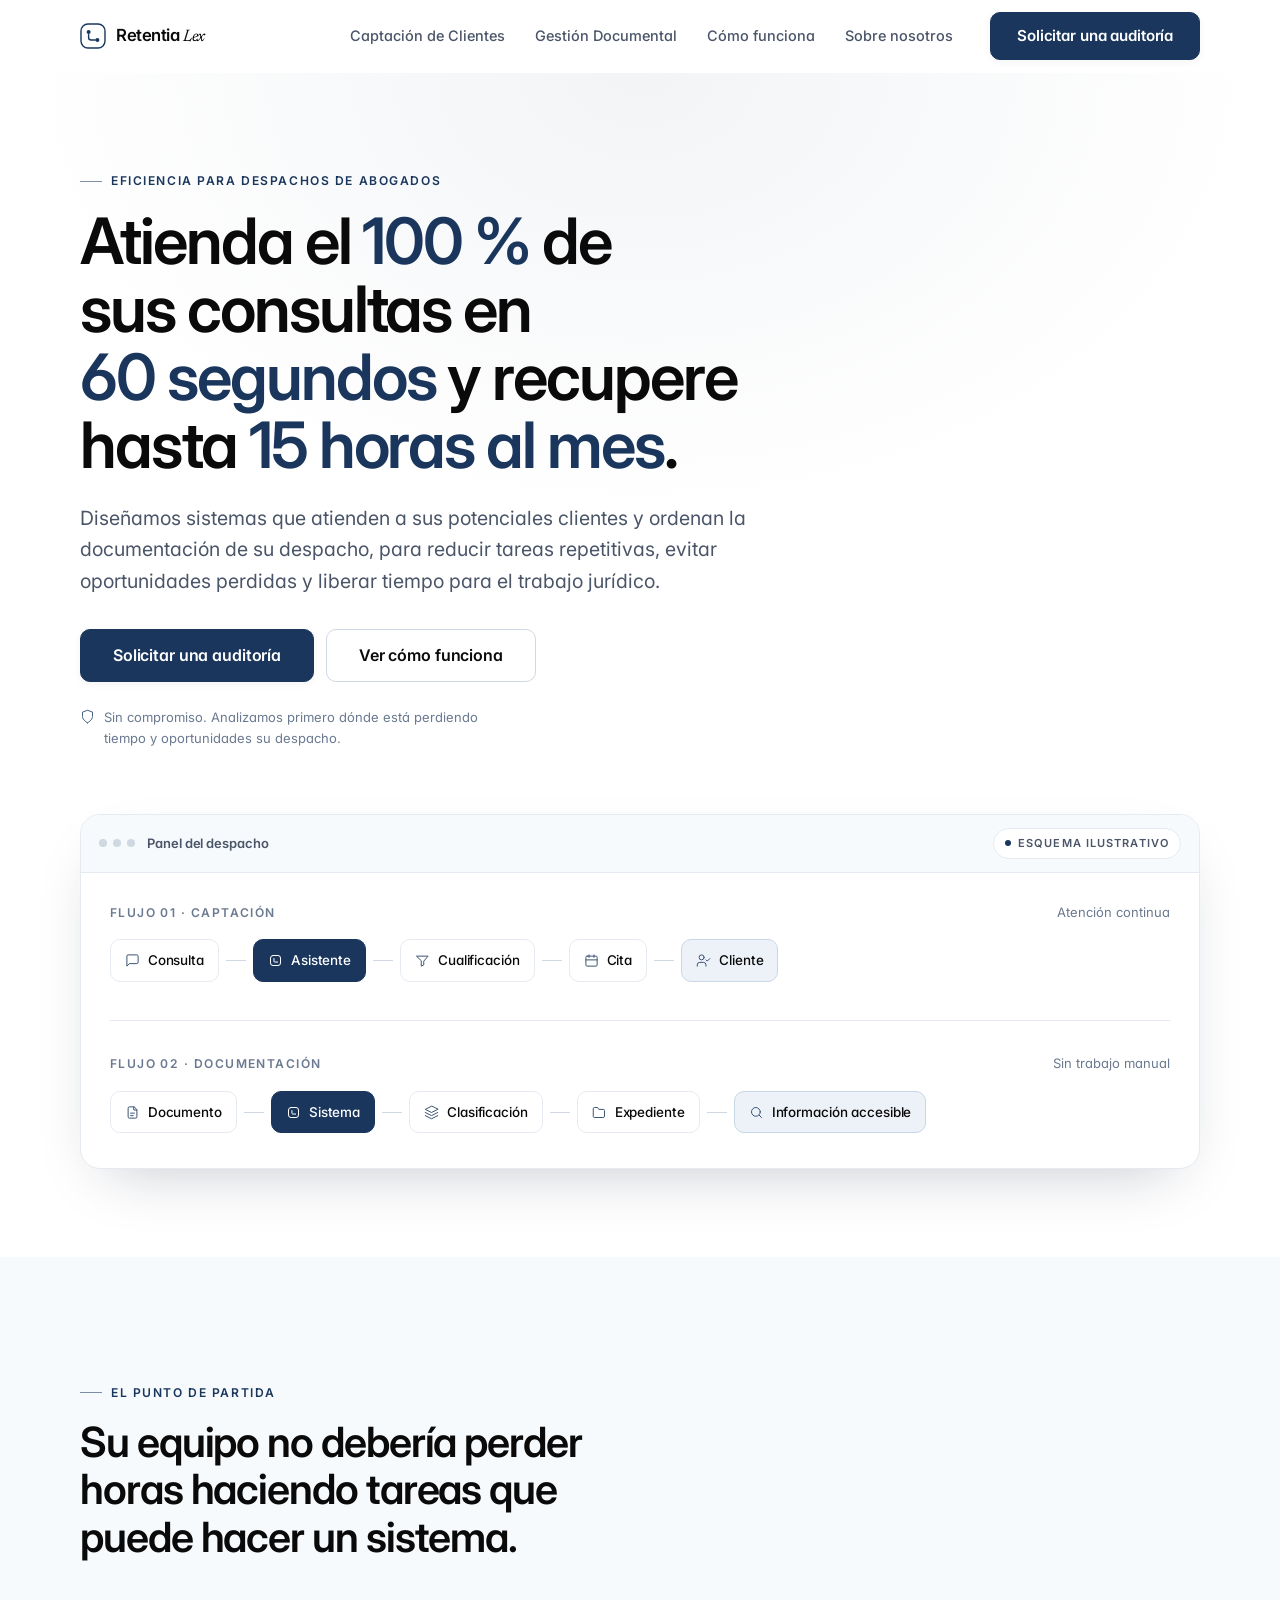
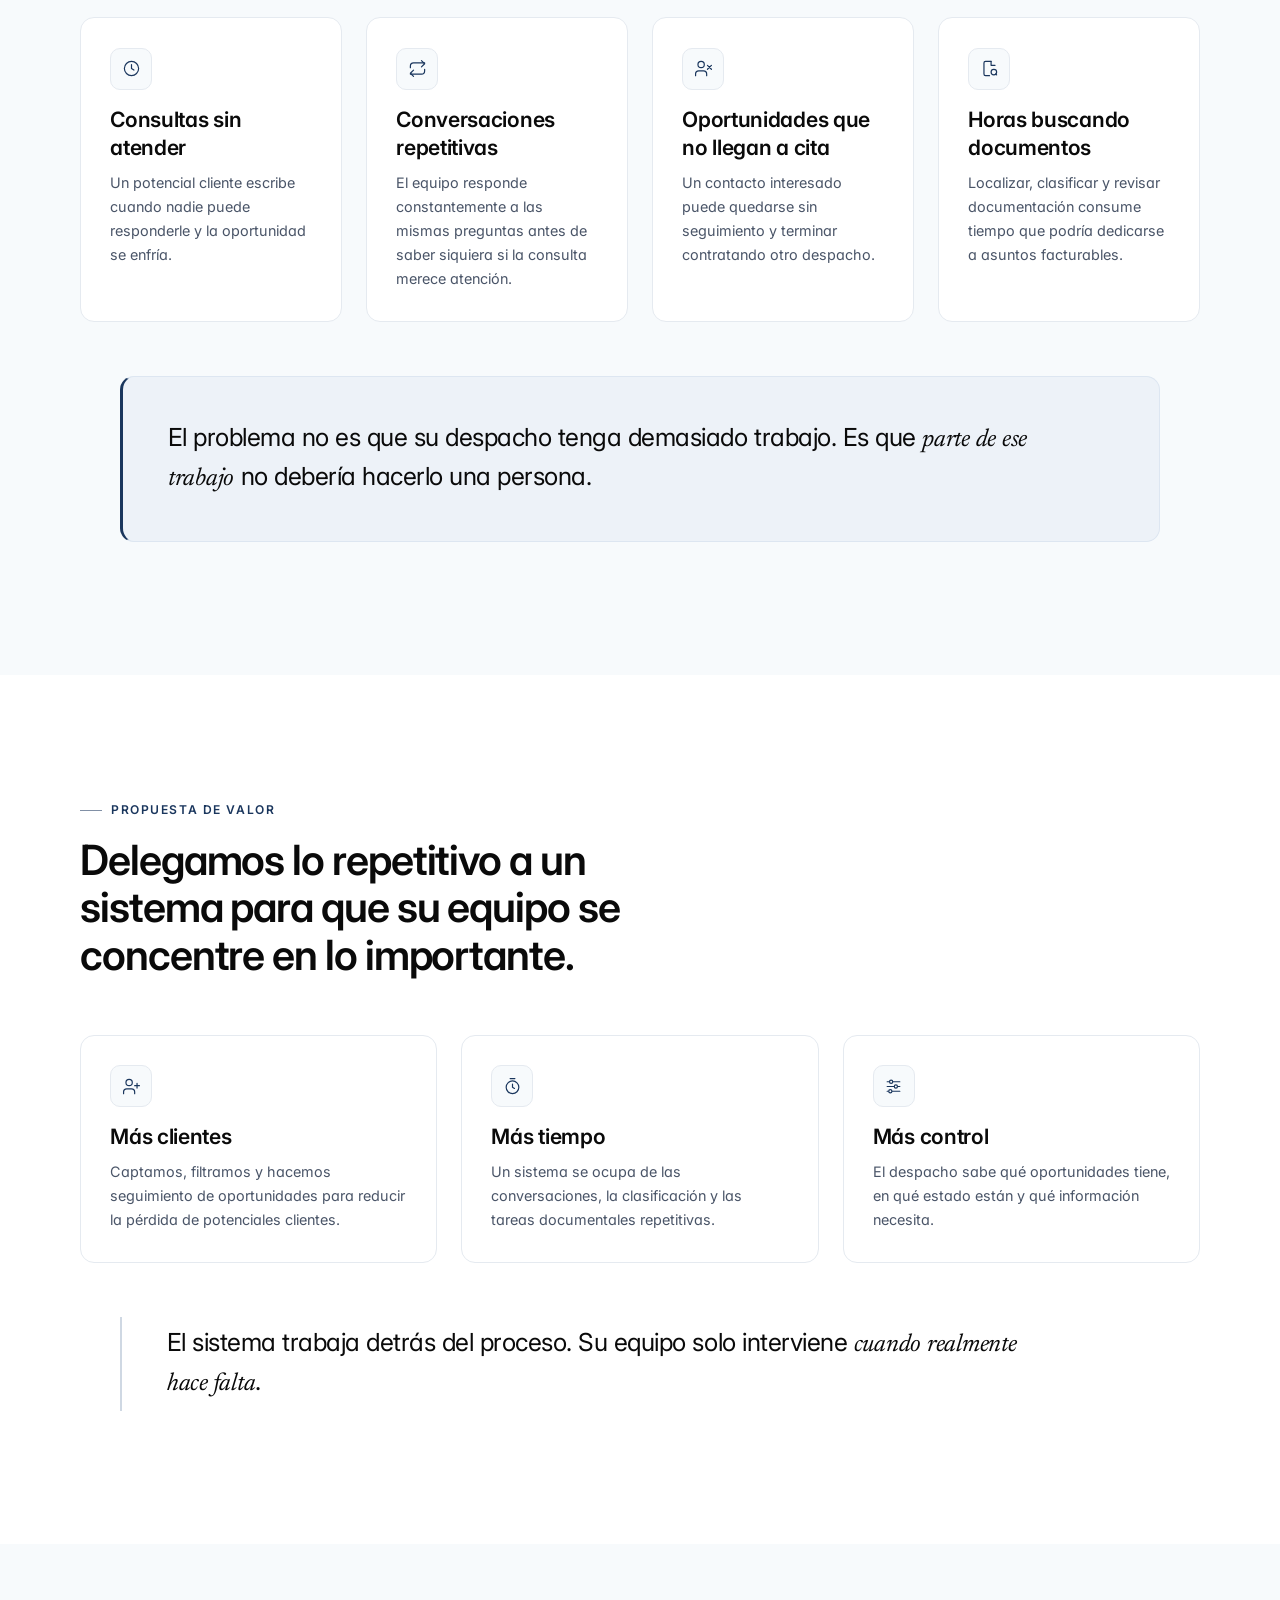
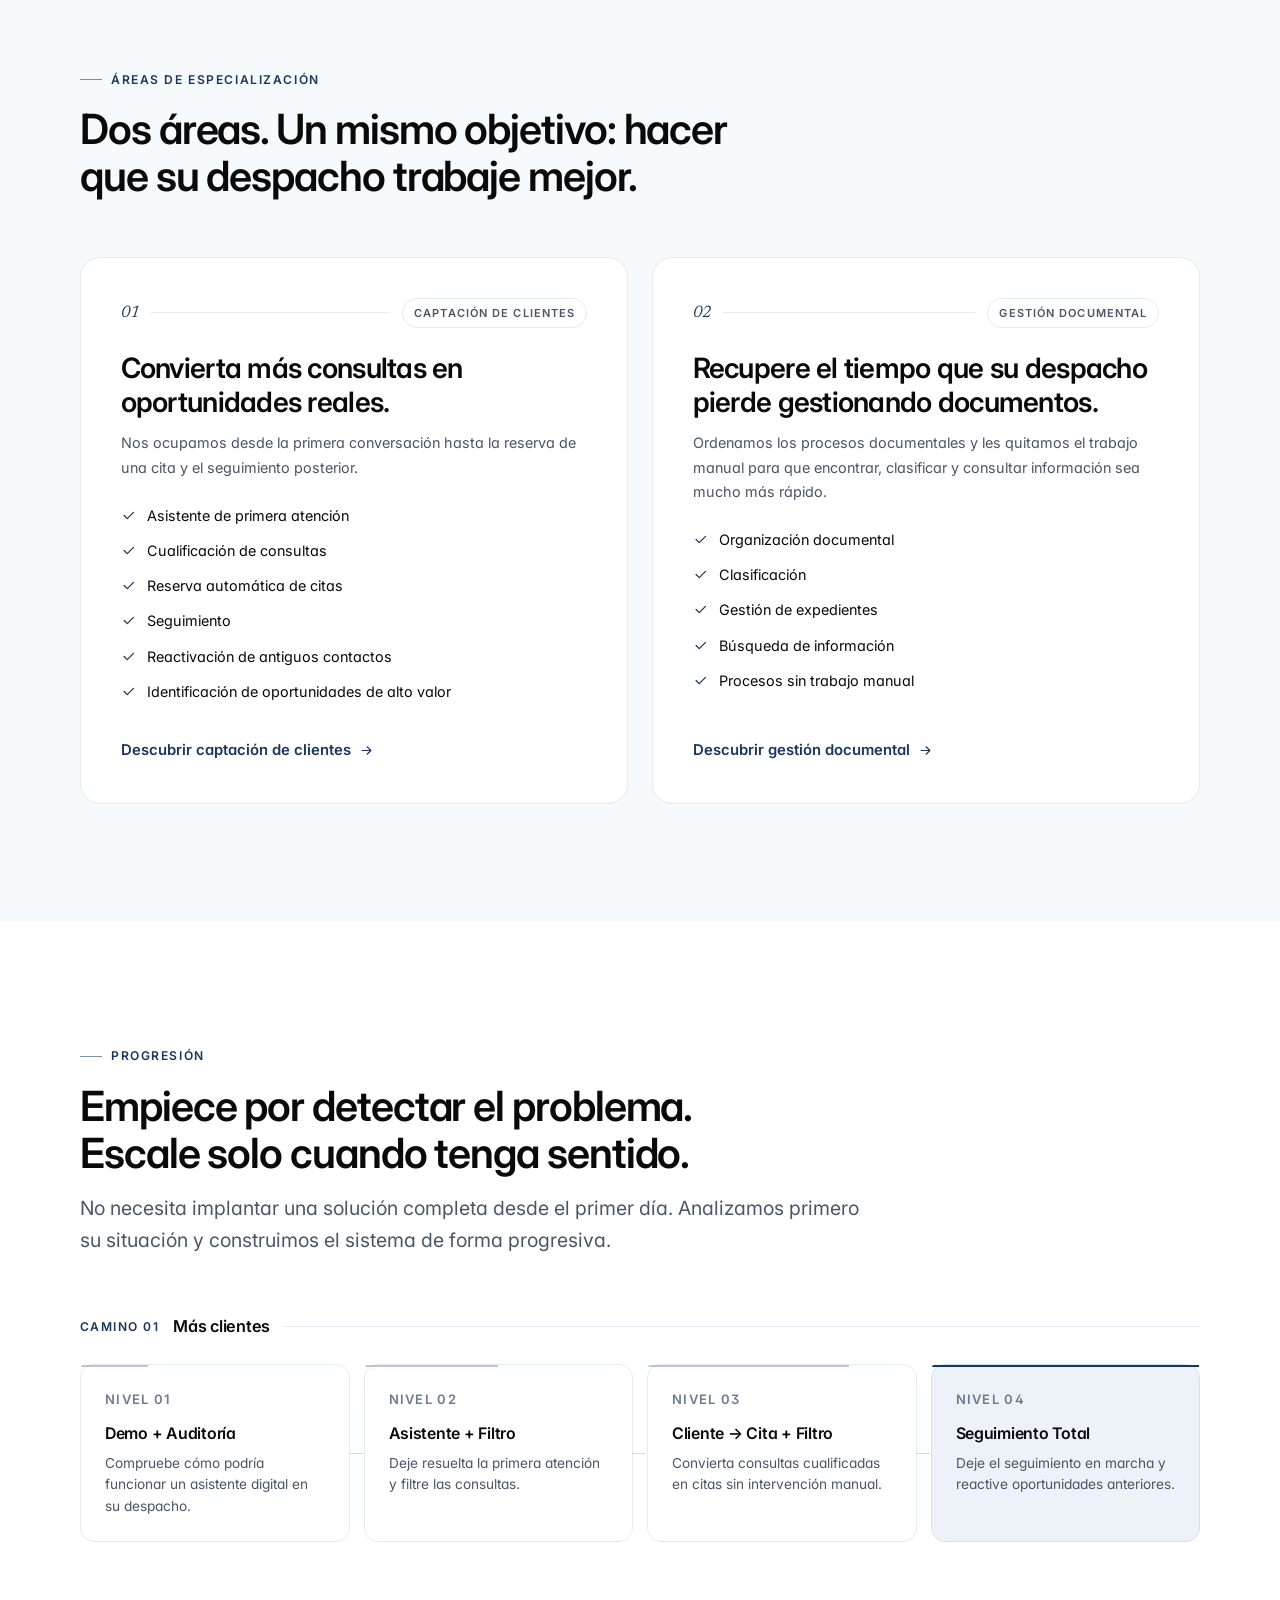
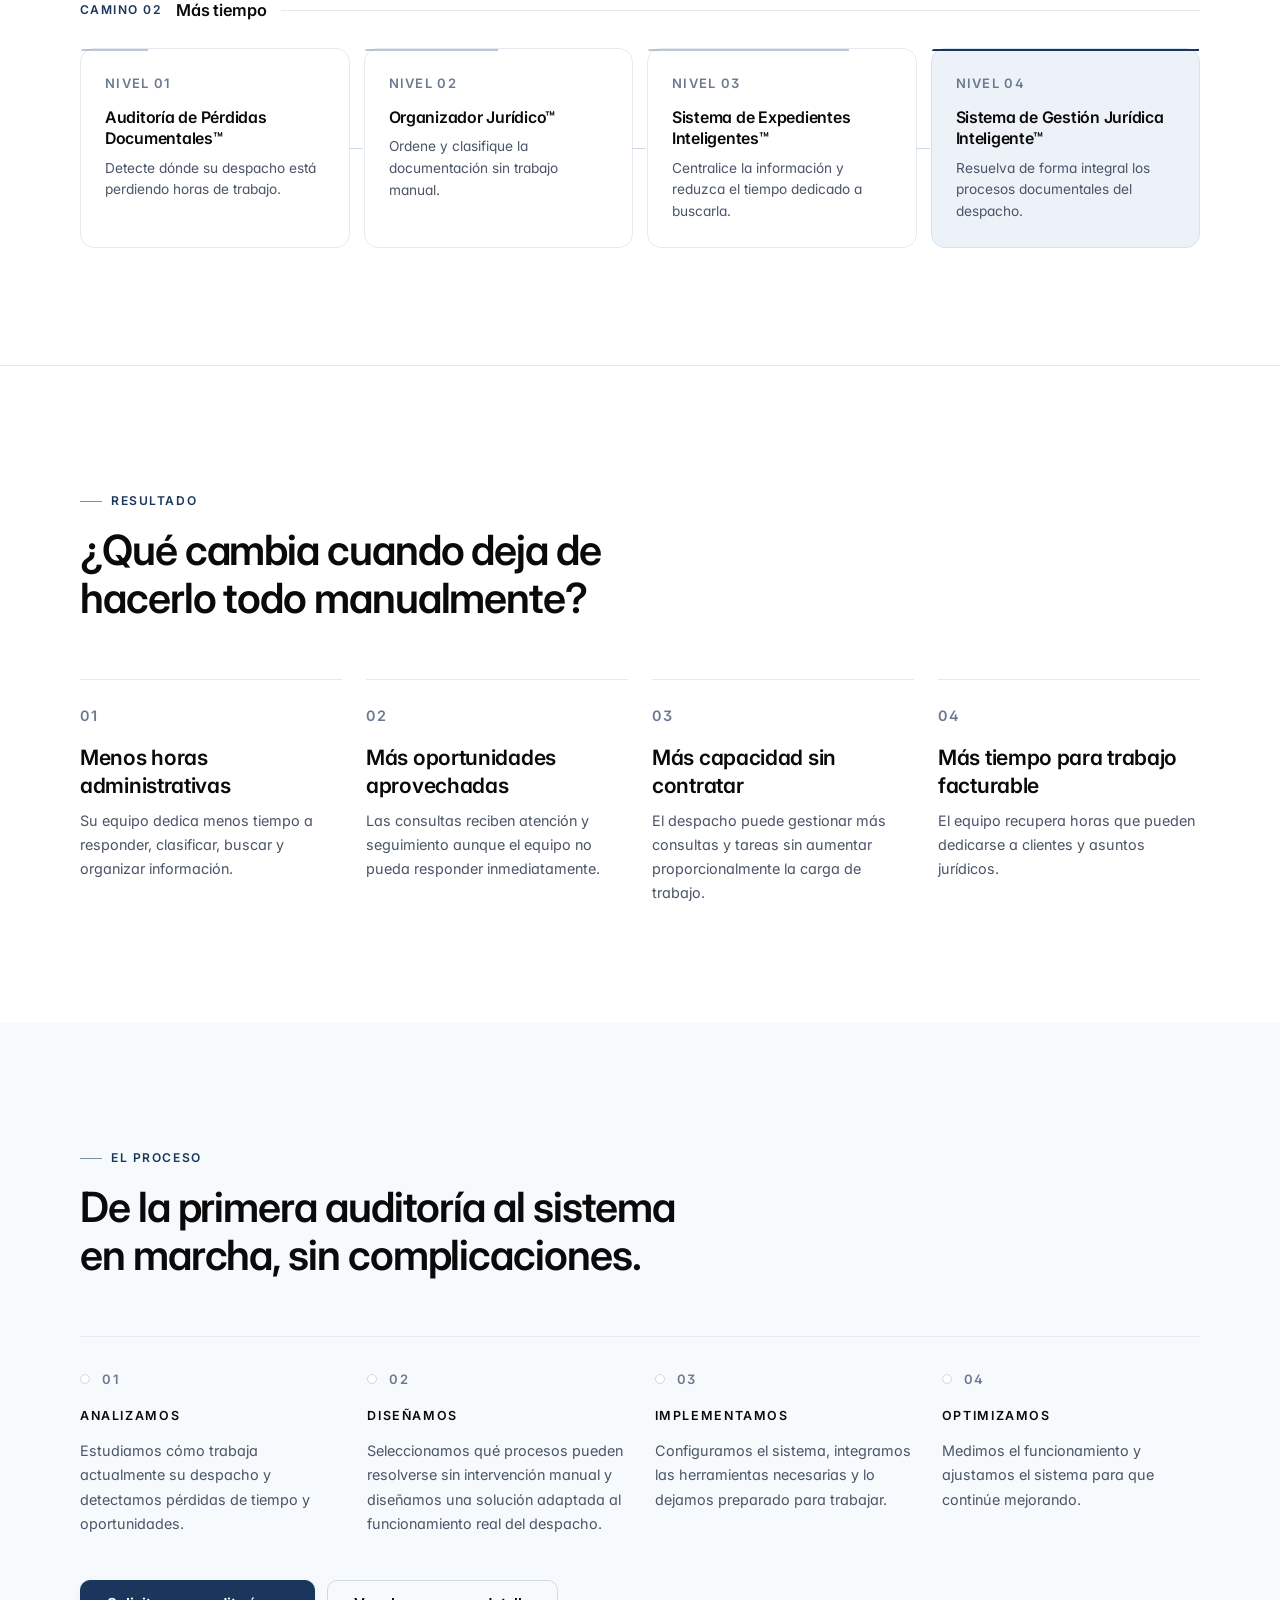
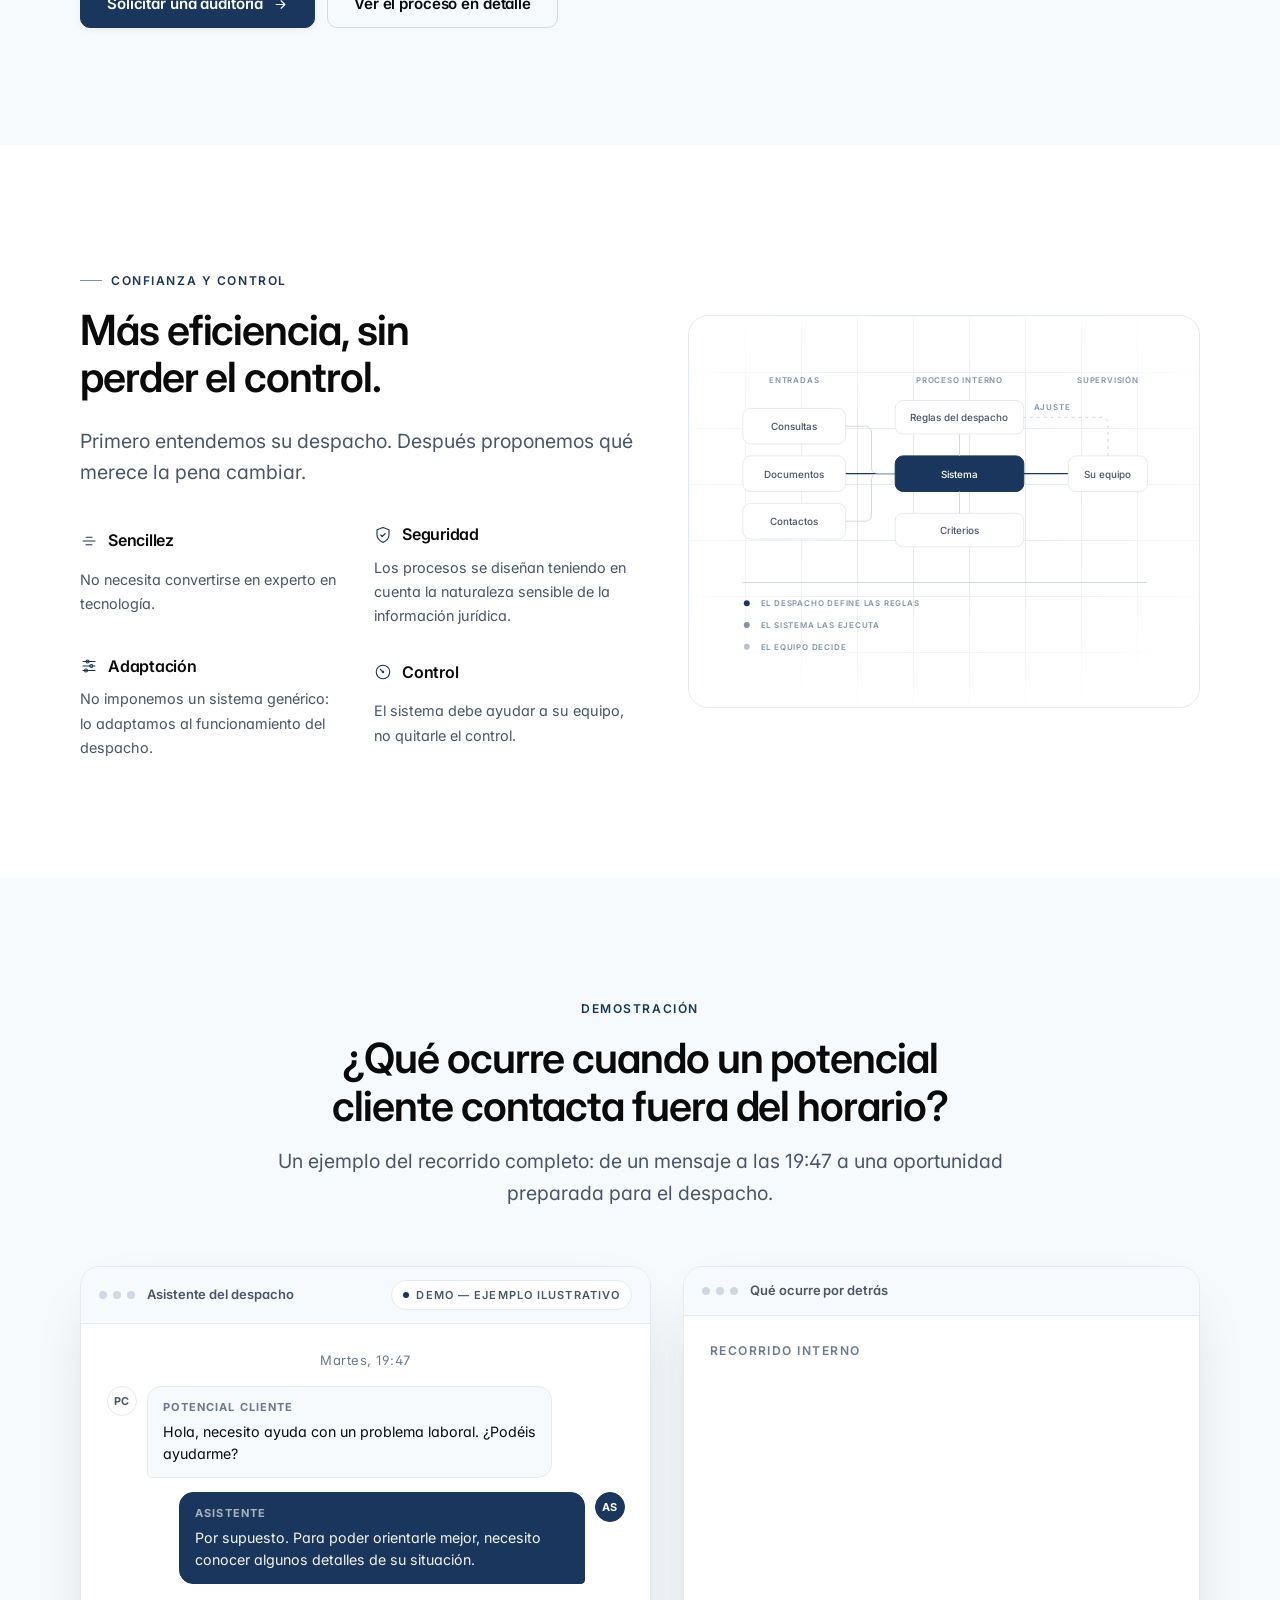
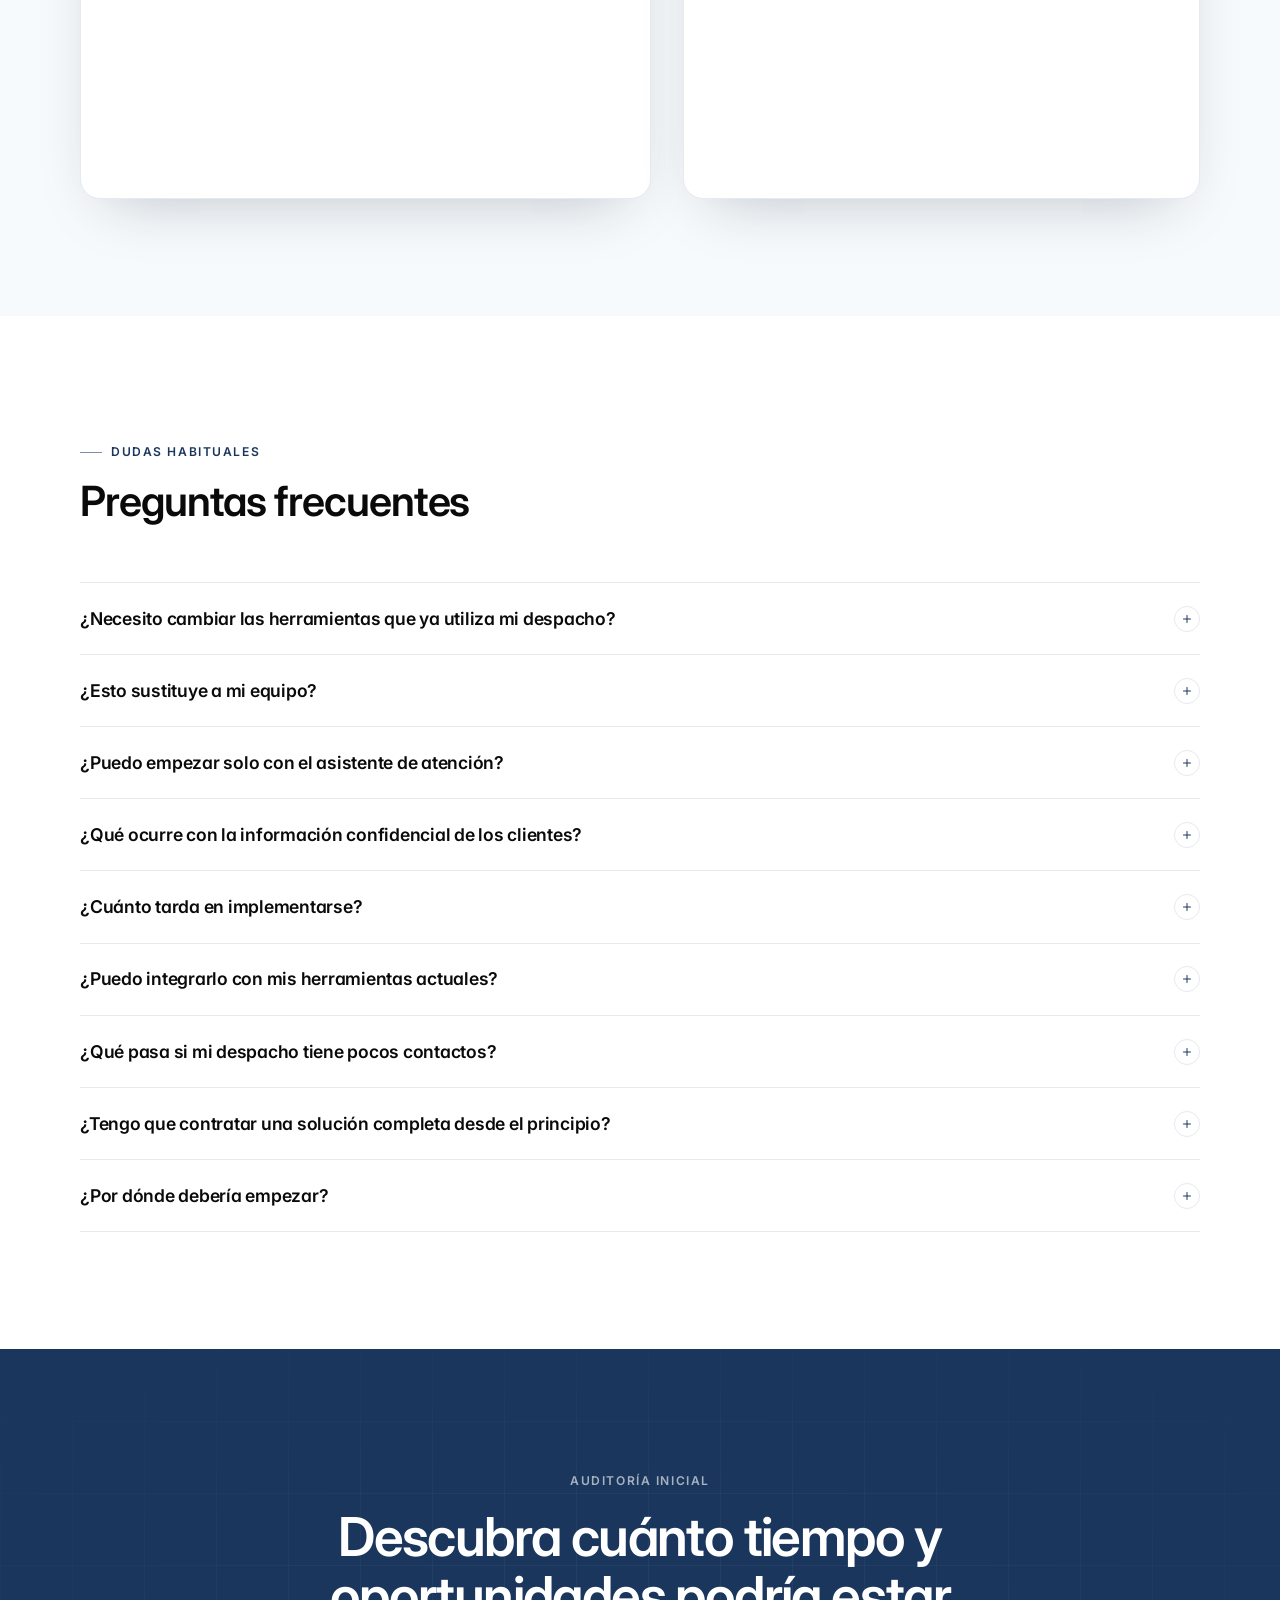
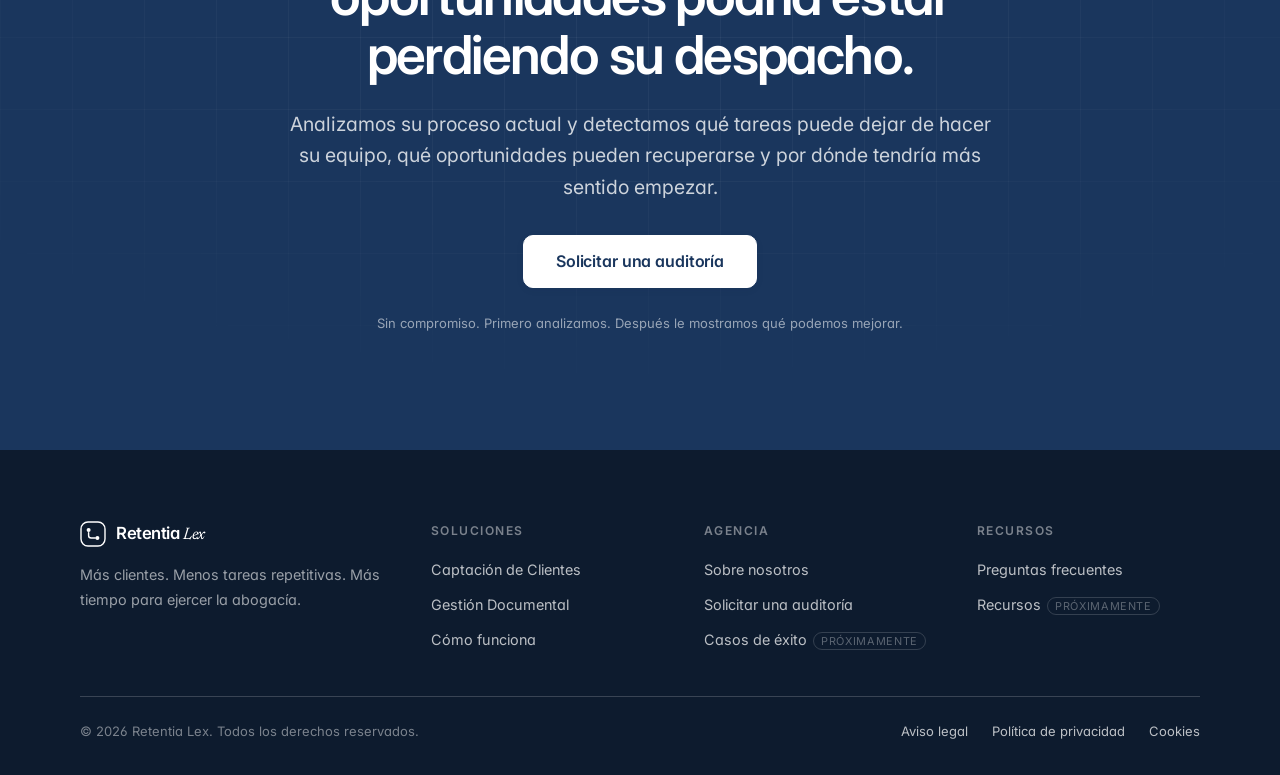
<file: index.html>
<!DOCTYPE html>
<html lang="es" class="no-js">
<head>
<meta charset="utf-8">
<meta name="viewport" content="width=device-width, initial-scale=1">
<title>Más clientes y menos tareas para su despacho | Retentia Lex</title>
<meta name="description" content="Sistemas que atienden a sus potenciales clientes y ordenan la documentación de su despacho para recuperar horas de trabajo y captar más clientes.">
<link rel="canonical" href="https://retentialex.com/">
<meta name="robots" content="index, follow, max-image-preview:large">
<meta name="theme-color" content="#1A365D">
<meta name="author" content="Retentia Lex">

<meta property="og:type" content="website">
<meta property="og:locale" content="es_ES">
<meta property="og:site_name" content="Retentia Lex">
<meta property="og:title" content="Más clientes y menos tareas para su despacho | Retentia Lex">
<meta property="og:description" content="Sistemas que atienden a sus potenciales clientes y ordenan la documentación de su despacho para recuperar horas de trabajo y captar más clientes.">
<meta property="og:url" content="https://retentialex.com/">
<meta property="og:image" content="https://retentialex.com/assets/img/og-cover.png">
<meta property="og:image:width" content="1200">
<meta property="og:image:height" content="630">
<meta name="twitter:card" content="summary_large_image">
<meta name="twitter:title" content="Más clientes y menos tareas para su despacho | Retentia Lex">
<meta name="twitter:description" content="Sistemas que atienden a sus potenciales clientes y ordenan la documentación de su despacho para recuperar horas de trabajo y captar más clientes.">
<meta name="twitter:image" content="https://retentialex.com/assets/img/og-cover.png">

<link rel="icon" href="assets/img/favicon.svg" type="image/svg+xml">
<link rel="apple-touch-icon" href="assets/img/apple-touch-icon.png">
<link rel="manifest" href="site.webmanifest">

<link rel="preconnect" href="https://fonts.googleapis.com">
<link rel="preconnect" href="https://fonts.gstatic.com" crossorigin>
<link rel="stylesheet" href="https://fonts.googleapis.com/css2?family=Inter:wght@400;500;600;700&family=Newsreader:ital,opsz,wght@1,6..72,400;1,6..72,500&display=swap">
<link rel="stylesheet" href="assets/css/styles.css">
<script src="assets/js/config.js"></script>
<script type="application/ld+json">
{
  "@context": "https://schema.org",
  "@graph": [
    {
      "@type": "Organization",
      "@id": "https://retentialex.com/#organizacion",
      "name": "Retentia Lex",
      "url": "https://retentialex.com/",
      "description": "Agencia especializada en optimizacion de procesos para despachos de abogados: captacion y cualificacion de potenciales clientes y gestion documental.",
      "areaServed": "ES",
      "knowsLanguage": "es-ES"
    },
    {
      "@type": "WebSite",
      "@id": "https://retentialex.com/#web",
      "url": "https://retentialex.com/",
      "name": "Retentia Lex",
      "inLanguage": "es-ES",
      "publisher": { "@id": "https://retentialex.com/#organizacion" }
    },
    {
      "@type": "Service",
      "name": "Optimizacion de procesos para despachos de abogados",
      "serviceType": "Optimizacion y digitalizacion de procesos",
      "provider": { "@id": "https://retentialex.com/#organizacion" },
      "areaServed": "ES",
      "audience": { "@type": "Audience", "audienceType": "Despachos de abogados" },
      "hasOfferCatalog": {
        "@type": "OfferCatalog",
        "name": "Areas de especializacion",
        "itemListElement": [
          { "@type": "OfferCatalog", "name": "Captacion de Clientes" },
          { "@type": "OfferCatalog", "name": "Gestion Documental" }
        ]
      }
    }
  ]
}
</script>
</head>
<body>
<a class="skip-link" href="#main">Saltar al contenido principal</a>
<header class="site-header">
  <div class="container site-header__inner">
    <a class="logo" href="index.html" aria-label="Retentia Lex, ir al inicio">
      <svg class="logo__mark" width="26" height="26" viewBox="0 0 26 26" fill="none" aria-hidden="true" focusable="false">
        <rect x="1" y="1" width="24" height="24" rx="7" stroke="currentColor" stroke-width="1.4"/>
        <circle cx="8.6" cy="9" r="2" fill="currentColor"/>
        <circle cx="17.4" cy="17" r="2" fill="currentColor"/>
        <path d="M8.6 11.6v2.9a2.5 2.5 0 0 0 2.5 2.5h4.2" stroke="currentColor" stroke-width="1.4" stroke-linecap="round"/>
      </svg>
      <span class="logo__text">Retentia&nbsp;<em>Lex</em></span>
    </a>

    <nav class="nav" id="primary-nav" aria-label="Navegación principal">
      <ul class="nav__list">
        <li><a class="nav__link" href="automatizacion-clientes.html">Captación de Clientes</a></li>
        <li><a class="nav__link" href="gestion-documental.html">Gestión Documental</a></li>
        <li><a class="nav__link" href="como-funciona.html">Cómo funciona</a></li>
        <li><a class="nav__link" href="sobre-nosotros.html">Sobre nosotros</a></li>
      </ul>
      <a class="btn btn--primary btn--block nav__cta-mobile" href="contacto.html" data-cta="nav-movil">Solicitar una auditoría</a>
    </nav>

    <div class="header__actions">
      <a class="btn btn--primary header__cta-desktop" href="contacto.html" data-cta="cabecera">Solicitar una auditoría</a>
      <a class="btn btn--primary btn--sm header__cta-mobile" href="contacto.html" data-cta="cabecera-movil">Auditoría</a>
      <button class="nav-toggle" type="button" aria-expanded="false" aria-controls="primary-nav" aria-label="Abrir menú de navegación">
        <span class="nav-toggle__bars" aria-hidden="true"><span></span><span></span><span></span></span>
      </button>
    </div>
  </div>
</header>
<main id="main">

<!-- ============ 1. HERO ============ -->
<section class="hero" aria-labelledby="hero-title">
  <div class="container hero__inner">
      <div class="hero__copy">
        <p class="eyebrow">Eficiencia para despachos de abogados</p>
        <h1 class="t-hero hero__title" id="hero-title">Atienda el <span class="figure">100&nbsp;%</span> de sus consultas en <span class="figure">60 segundos</span> y recupere hasta <span class="figure">15 horas al mes</span>.</h1>
        <p class="t-lead hero__sub">Diseñamos sistemas que atienden a sus potenciales clientes y ordenan la documentación de su despacho, para reducir tareas repetitivas, evitar oportunidades perdidas y liberar tiempo para el trabajo jurídico.</p>
        <div class="btn-group">
          <a class="btn btn--primary btn--lg" href="contacto.html" data-cta="hero-principal">Solicitar una auditoría</a>
          <a class="btn btn--secondary btn--lg" href="#como-funciona" data-cta="hero-secundario">Ver cómo funciona</a>
        </div>
        <p class="hero__micro">
          <svg width="15" height="15" viewBox="0 0 24 24" fill="none" stroke="currentColor" stroke-width="1.6" stroke-linecap="round" stroke-linejoin="round" aria-hidden="true"><path d="M12 22s8-4 8-10V5l-8-3-8 3v7c0 6 8 10 8 10z"/></svg>
          Sin compromiso. Analizamos primero dónde está perdiendo tiempo y oportunidades su despacho.
        </p>
      </div>

    <!-- Visual: interfaz simulada con los dos flujos de trabajo -->
    <div class="hero__visual reveal">
        <div class="ui-panel" role="img" aria-label="Esquema de dos flujos de trabajo. Flujo de captación: consulta, asistente, cualificación, cita y cliente. Flujo documental: documento, sistema, clasificación, expediente e información accesible.">
          <div class="ui-panel__bar">
            <span class="ui-panel__dots" aria-hidden="true"><span></span><span></span><span></span></span>
            <span class="ui-panel__title">Panel del despacho</span>
            <span class="badge badge--dot badge--live">Esquema ilustrativo</span>
          </div>
          <div class="ui-panel__body">

            <div class="flow flow--animated flow--wide">
              <div class="flow__head">
                <p class="flow__label">Flujo 01 · Captación</p>
                <p class="flow__meta">Atención continua</p>
              </div>
              <ol class="flow__track">
                <li class="flow__node" style="--i:0"><span class="flow__chip"><svg width="15" height="15" viewBox="0 0 24 24" fill="none" stroke="currentColor" stroke-width="1.6" stroke-linecap="round" stroke-linejoin="round" aria-hidden="true"><path d="M21 15a2 2 0 0 1-2 2H7l-4 4V5a2 2 0 0 1 2-2h14a2 2 0 0 1 2 2z"/></svg>Consulta</span></li>
                <li class="flow__node" style="--i:1"><span class="flow__chip flow__chip--accent"><svg width="15" height="15" viewBox="0 0 24 24" fill="none" stroke="currentColor" stroke-width="1.6" stroke-linecap="round" stroke-linejoin="round" aria-hidden="true"><rect x="4" y="4" width="16" height="16" rx="4"/><circle cx="9.5" cy="9.5" r="1.3" fill="currentColor" stroke="none"/><circle cx="14.5" cy="14.5" r="1.3" fill="currentColor" stroke="none"/><path d="M9.5 11.5v1.6a1.4 1.4 0 0 0 1.4 1.4h1.7"/></svg>Asistente</span></li>
                <li class="flow__node" style="--i:2"><span class="flow__chip"><svg width="15" height="15" viewBox="0 0 24 24" fill="none" stroke="currentColor" stroke-width="1.6" stroke-linecap="round" stroke-linejoin="round" aria-hidden="true"><path d="M3 5h18l-7 8v6l-4 2v-8z"/></svg>Cualificación</span></li>
                <li class="flow__node" style="--i:3"><span class="flow__chip"><svg width="15" height="15" viewBox="0 0 24 24" fill="none" stroke="currentColor" stroke-width="1.6" stroke-linecap="round" stroke-linejoin="round" aria-hidden="true"><rect x="3" y="5" width="18" height="16" rx="2"/><path d="M8 3v4M16 3v4M3 11h18"/></svg>Cita</span></li>
                <li class="flow__node" style="--i:4"><span class="flow__chip flow__chip--outcome"><svg width="15" height="15" viewBox="0 0 24 24" fill="none" stroke="currentColor" stroke-width="1.6" stroke-linecap="round" stroke-linejoin="round" aria-hidden="true"><path d="M16 21v-2a4 4 0 0 0-4-4H6a4 4 0 0 0-4 4v2"/><circle cx="9" cy="7" r="4"/><path d="m16 11 2 2 4-4"/></svg>Cliente</span></li>
              </ol>
            </div>

            <hr class="hairline">

            <div class="flow flow--animated flow--wide">
              <div class="flow__head">
                <p class="flow__label">Flujo 02 · Documentación</p>
                <p class="flow__meta">Sin trabajo manual</p>
              </div>
              <ol class="flow__track">
                <li class="flow__node" style="--i:0"><span class="flow__chip"><svg width="15" height="15" viewBox="0 0 24 24" fill="none" stroke="currentColor" stroke-width="1.6" stroke-linecap="round" stroke-linejoin="round" aria-hidden="true"><path d="M14 3H7a2 2 0 0 0-2 2v14a2 2 0 0 0 2 2h10a2 2 0 0 0 2-2V8z"/><path d="M14 3v5h5M9 13h6M9 17h4"/></svg>Documento</span></li>
                <li class="flow__node" style="--i:1"><span class="flow__chip flow__chip--accent"><svg width="15" height="15" viewBox="0 0 24 24" fill="none" stroke="currentColor" stroke-width="1.6" stroke-linecap="round" stroke-linejoin="round" aria-hidden="true"><rect x="4" y="4" width="16" height="16" rx="4"/><circle cx="9.5" cy="9.5" r="1.3" fill="currentColor" stroke="none"/><circle cx="14.5" cy="14.5" r="1.3" fill="currentColor" stroke="none"/><path d="M9.5 11.5v1.6a1.4 1.4 0 0 0 1.4 1.4h1.7"/></svg>Sistema</span></li>
                <li class="flow__node" style="--i:2"><span class="flow__chip"><svg width="15" height="15" viewBox="0 0 24 24" fill="none" stroke="currentColor" stroke-width="1.6" stroke-linecap="round" stroke-linejoin="round" aria-hidden="true"><path d="M12 2 2 7l10 5 10-5z"/><path d="m2 17 10 5 10-5M2 12l10 5 10-5"/></svg>Clasificación</span></li>
                <li class="flow__node" style="--i:3"><span class="flow__chip"><svg width="15" height="15" viewBox="0 0 24 24" fill="none" stroke="currentColor" stroke-width="1.6" stroke-linecap="round" stroke-linejoin="round" aria-hidden="true"><path d="M4 20a2 2 0 0 1-2-2V6a2 2 0 0 1 2-2h5l2 3h7a2 2 0 0 1 2 2v9a2 2 0 0 1-2 2z"/></svg>Expediente</span></li>
                <li class="flow__node" style="--i:4"><span class="flow__chip flow__chip--outcome"><svg width="15" height="15" viewBox="0 0 24 24" fill="none" stroke="currentColor" stroke-width="1.6" stroke-linecap="round" stroke-linejoin="round" aria-hidden="true"><circle cx="11" cy="11" r="7"/><path d="m20 20-3.6-3.6"/></svg>Información accesible</span></li>
              </ol>
            </div>

          </div>
        </div>
      </div>
  </div>
</section>

<!-- ============ 2. PROBLEMA ============ -->
<section class="section section--platinum" aria-labelledby="problema-title">
  <div class="container">
    <div class="section-head">
      <p class="eyebrow">El punto de partida</p>
      <h2 class="t-h2" id="problema-title">Su equipo no debería perder horas haciendo tareas que puede hacer un sistema.</h2>
    </div>

    <div class="grid grid--4" data-reveal-group>
      <article class="card card--hover reveal">
        <span class="icon-box" aria-hidden="true">
          <svg width="19" height="19" viewBox="0 0 24 24" fill="none" stroke="currentColor" stroke-width="1.5" stroke-linecap="round" stroke-linejoin="round"><circle cx="12" cy="12" r="9"/><path d="M12 7v5l3 2"/></svg>
        </span>
        <h3 class="t-h3 card__title">Consultas sin atender</h3>
        <p class="card__text">Un potencial cliente escribe cuando nadie puede responderle y la oportunidad se enfría.</p>
      </article>

      <article class="card card--hover reveal">
        <span class="icon-box" aria-hidden="true">
          <svg width="19" height="19" viewBox="0 0 24 24" fill="none" stroke="currentColor" stroke-width="1.5" stroke-linecap="round" stroke-linejoin="round"><path d="m17 2 4 4-4 4"/><path d="M3 11V9a4 4 0 0 1 4-4h14"/><path d="m7 22-4-4 4-4"/><path d="M21 13v2a4 4 0 0 1-4 4H3"/></svg>
        </span>
        <h3 class="t-h3 card__title">Conversaciones repetitivas</h3>
        <p class="card__text">El equipo responde constantemente a las mismas preguntas antes de saber siquiera si la consulta merece atención.</p>
      </article>

      <article class="card card--hover reveal">
        <span class="icon-box" aria-hidden="true">
          <svg width="19" height="19" viewBox="0 0 24 24" fill="none" stroke="currentColor" stroke-width="1.5" stroke-linecap="round" stroke-linejoin="round"><path d="M16 21v-2a4 4 0 0 0-4-4H6a4 4 0 0 0-4 4v2"/><circle cx="9" cy="7" r="4"/><path d="m17 8 5 5M22 8l-5 5"/></svg>
        </span>
        <h3 class="t-h3 card__title">Oportunidades que no llegan a cita</h3>
        <p class="card__text">Un contacto interesado puede quedarse sin seguimiento y terminar contratando otro despacho.</p>
      </article>

      <article class="card card--hover reveal">
        <span class="icon-box" aria-hidden="true">
          <svg width="19" height="19" viewBox="0 0 24 24" fill="none" stroke="currentColor" stroke-width="1.5" stroke-linecap="round" stroke-linejoin="round"><path d="M14 3H7a2 2 0 0 0-2 2v14a2 2 0 0 0 2 2h5"/><path d="M14 3v5h5V8"/><circle cx="17.5" cy="16.5" r="3.5"/><path d="m21 20-1.2-1.2"/></svg>
        </span>
        <h3 class="t-h3 card__title">Horas buscando documentos</h3>
        <p class="card__text">Localizar, clasificar y revisar documentación consume tiempo que podría dedicarse a asuntos facturables.</p>
      </article>
    </div>

    <blockquote class="pullquote reveal">
      <p>El problema no es que su despacho tenga demasiado trabajo. Es que <span class="serif">parte de ese trabajo</span> no debería hacerlo una persona.</p>
    </blockquote>
  </div>
</section>

<!-- ============ 3. PROPUESTA DE VALOR ============ -->
<section class="section" aria-labelledby="valor-title">
  <div class="container">
    <div class="section-head">
      <p class="eyebrow">Propuesta de valor</p>
      <h2 class="t-h2" id="valor-title">Delegamos lo repetitivo a un sistema para que su equipo se concentre en lo importante.</h2>
    </div>

    <div class="grid grid--3" data-reveal-group>
      <article class="card card--hover reveal">
        <span class="icon-box" aria-hidden="true">
          <svg width="19" height="19" viewBox="0 0 24 24" fill="none" stroke="currentColor" stroke-width="1.5" stroke-linecap="round" stroke-linejoin="round"><path d="M16 21v-2a4 4 0 0 0-4-4H6a4 4 0 0 0-4 4v2"/><circle cx="9" cy="7" r="4"/><path d="M19 8v6M22 11h-6"/></svg>
        </span>
        <h3 class="t-h3 card__title">Más clientes</h3>
        <p class="card__text">Captamos, filtramos y hacemos seguimiento de oportunidades para reducir la pérdida de potenciales clientes.</p>
      </article>

      <article class="card card--hover reveal">
        <span class="icon-box" aria-hidden="true">
          <svg width="19" height="19" viewBox="0 0 24 24" fill="none" stroke="currentColor" stroke-width="1.5" stroke-linecap="round" stroke-linejoin="round"><circle cx="12" cy="13" r="8"/><path d="M12 9v4l2.5 1.5M9 2h6"/></svg>
        </span>
        <h3 class="t-h3 card__title">Más tiempo</h3>
        <p class="card__text">Un sistema se ocupa de las conversaciones, la clasificación y las tareas documentales repetitivas.</p>
      </article>

      <article class="card card--hover reveal">
        <span class="icon-box" aria-hidden="true">
          <svg width="19" height="19" viewBox="0 0 24 24" fill="none" stroke="currentColor" stroke-width="1.5" stroke-linecap="round" stroke-linejoin="round"><path d="M4 6h16M4 12h16M4 18h16"/><circle cx="9" cy="6" r="2" fill="#fff"/><circle cx="15" cy="12" r="2" fill="#fff"/><circle cx="8" cy="18" r="2" fill="#fff"/></svg>
        </span>
        <h3 class="t-h3 card__title">Más control</h3>
        <p class="card__text">El despacho sabe qué oportunidades tiene, en qué estado están y qué información necesita.</p>
      </article>
    </div>

    <blockquote class="pullquote pullquote--plain reveal">
      <p>El sistema trabaja detrás del proceso. Su equipo solo interviene <span class="serif">cuando realmente hace falta</span>.</p>
    </blockquote>
  </div>
</section>

<!-- ============ 4. DOS ÁREAS DE ESPECIALIZACIÓN ============ -->
<section class="section section--platinum" aria-labelledby="areas-title">
  <div class="container">
    <div class="section-head">
      <p class="eyebrow">Áreas de especialización</p>
      <h2 class="t-h2" id="areas-title">Dos áreas. Un mismo objetivo: hacer que su despacho trabaje mejor.</h2>
    </div>

    <div class="grid grid--2" data-reveal-group>
      <article class="area-card reveal">
        <div class="area-card__index">
          <span class="num" aria-hidden="true">01</span>
          <span class="area-card__index-line" aria-hidden="true"></span>
          <span class="badge">Captación de Clientes</span>
        </div>
        <h3 class="area-card__title">Convierta más consultas en oportunidades reales.</h3>
        <p class="area-card__text">Nos ocupamos desde la primera conversación hasta la reserva de una cita y el seguimiento posterior.</p>
        <ul class="check-list area-card__list">
          <li><svg width="15" height="15" viewBox="0 0 24 24" fill="none" stroke="currentColor" stroke-width="2" stroke-linecap="round" stroke-linejoin="round" aria-hidden="true"><path d="m5 12 5 5L20 7"/></svg>Asistente de primera atención</li>
          <li><svg width="15" height="15" viewBox="0 0 24 24" fill="none" stroke="currentColor" stroke-width="2" stroke-linecap="round" stroke-linejoin="round" aria-hidden="true"><path d="m5 12 5 5L20 7"/></svg>Cualificación de consultas</li>
          <li><svg width="15" height="15" viewBox="0 0 24 24" fill="none" stroke="currentColor" stroke-width="2" stroke-linecap="round" stroke-linejoin="round" aria-hidden="true"><path d="m5 12 5 5L20 7"/></svg>Reserva automática de citas</li>
          <li><svg width="15" height="15" viewBox="0 0 24 24" fill="none" stroke="currentColor" stroke-width="2" stroke-linecap="round" stroke-linejoin="round" aria-hidden="true"><path d="m5 12 5 5L20 7"/></svg>Seguimiento</li>
          <li><svg width="15" height="15" viewBox="0 0 24 24" fill="none" stroke="currentColor" stroke-width="2" stroke-linecap="round" stroke-linejoin="round" aria-hidden="true"><path d="m5 12 5 5L20 7"/></svg>Reactivación de antiguos contactos</li>
          <li><svg width="15" height="15" viewBox="0 0 24 24" fill="none" stroke="currentColor" stroke-width="2" stroke-linecap="round" stroke-linejoin="round" aria-hidden="true"><path d="m5 12 5 5L20 7"/></svg>Identificación de oportunidades de alto valor</li>
        </ul>
        <p class="area-card__cta">
          <a class="link-arrow" href="automatizacion-clientes.html" data-cta="area-clientes">Descubrir captación de clientes
            <svg width="15" height="15" viewBox="0 0 24 24" fill="none" stroke="currentColor" stroke-width="1.8" stroke-linecap="round" stroke-linejoin="round" aria-hidden="true"><path d="M5 12h14M13 6l6 6-6 6"/></svg>
          </a>
        </p>
      </article>

      <article class="area-card reveal">
        <div class="area-card__index">
          <span class="num" aria-hidden="true">02</span>
          <span class="area-card__index-line" aria-hidden="true"></span>
          <span class="badge">Gestión Documental</span>
        </div>
        <h3 class="area-card__title">Recupere el tiempo que su despacho pierde gestionando documentos.</h3>
        <p class="area-card__text">Ordenamos los procesos documentales y les quitamos el trabajo manual para que encontrar, clasificar y consultar información sea mucho más rápido.</p>
        <ul class="check-list area-card__list">
          <li><svg width="15" height="15" viewBox="0 0 24 24" fill="none" stroke="currentColor" stroke-width="2" stroke-linecap="round" stroke-linejoin="round" aria-hidden="true"><path d="m5 12 5 5L20 7"/></svg>Organización documental</li>
          <li><svg width="15" height="15" viewBox="0 0 24 24" fill="none" stroke="currentColor" stroke-width="2" stroke-linecap="round" stroke-linejoin="round" aria-hidden="true"><path d="m5 12 5 5L20 7"/></svg>Clasificación</li>
          <li><svg width="15" height="15" viewBox="0 0 24 24" fill="none" stroke="currentColor" stroke-width="2" stroke-linecap="round" stroke-linejoin="round" aria-hidden="true"><path d="m5 12 5 5L20 7"/></svg>Gestión de expedientes</li>
          <li><svg width="15" height="15" viewBox="0 0 24 24" fill="none" stroke="currentColor" stroke-width="2" stroke-linecap="round" stroke-linejoin="round" aria-hidden="true"><path d="m5 12 5 5L20 7"/></svg>Búsqueda de información</li>
          <li><svg width="15" height="15" viewBox="0 0 24 24" fill="none" stroke="currentColor" stroke-width="2" stroke-linecap="round" stroke-linejoin="round" aria-hidden="true"><path d="m5 12 5 5L20 7"/></svg>Procesos sin trabajo manual</li>
        </ul>
        <p class="area-card__cta">
          <a class="link-arrow" href="gestion-documental.html" data-cta="area-documental">Descubrir gestión documental
            <svg width="15" height="15" viewBox="0 0 24 24" fill="none" stroke="currentColor" stroke-width="1.8" stroke-linecap="round" stroke-linejoin="round" aria-hidden="true"><path d="M5 12h14M13 6l6 6-6 6"/></svg>
          </a>
        </p>
      </article>
    </div>
  </div>
</section>

<!-- ============ 5. ESCALERA DE VALOR ============ -->
<section class="section" aria-labelledby="escalera-title">
  <div class="container">
    <div class="section-head">
      <p class="eyebrow">Progresión</p>
      <h2 class="t-h2" id="escalera-title">Empiece por detectar el problema. Escale solo cuando tenga sentido.</h2>
      <p class="t-lead">No necesita implantar una solución completa desde el primer día. Analizamos primero su situación y construimos el sistema de forma progresiva.</p>
    </div>

    <div class="ladder">
      <!-- Camino 1 -->
      <div class="ladder__path reveal">
        <div class="ladder__path-head">
          <span class="ladder__path-tag">Camino 01</span>
          <span class="ladder__path-title">Más clientes</span>
          <span class="ladder__path-line" aria-hidden="true"></span>
        </div>
        <ol class="ladder__steps">
          <li class="ladder__step" style="--fill:25%">
            <p class="ladder__level">NIVEL 01</p>
            <h3 class="ladder__title">Demo + Auditoría</h3>
            <p class="ladder__text">Compruebe cómo podría funcionar un asistente digital en su despacho.</p>
          </li>
          <li class="ladder__step" style="--fill:50%">
            <p class="ladder__level">NIVEL 02</p>
            <h3 class="ladder__title">Asistente + Filtro</h3>
            <p class="ladder__text">Deje resuelta la primera atención y filtre las consultas.</p>
          </li>
          <li class="ladder__step" style="--fill:75%">
            <p class="ladder__level">NIVEL 03</p>
            <h3 class="ladder__title">Cliente → Cita + Filtro</h3>
            <p class="ladder__text">Convierta consultas cualificadas en citas sin intervención manual.</p>
          </li>
          <li class="ladder__step ladder__step--peak" style="--fill:100%">
            <p class="ladder__level">NIVEL 04</p>
            <h3 class="ladder__title">Seguimiento Total</h3>
            <p class="ladder__text">Deje el seguimiento en marcha y reactive oportunidades anteriores.</p>
          </li>
        </ol>
      </div>

      <!-- Camino 2 -->
      <div class="ladder__path reveal">
        <div class="ladder__path-head">
          <span class="ladder__path-tag">Camino 02</span>
          <span class="ladder__path-title">Más tiempo</span>
          <span class="ladder__path-line" aria-hidden="true"></span>
        </div>
        <ol class="ladder__steps">
          <li class="ladder__step" style="--fill:25%">
            <p class="ladder__level">NIVEL 01</p>
            <h3 class="ladder__title">Auditoría de Pérdidas Documentales™</h3>
            <p class="ladder__text">Detecte dónde su despacho está perdiendo horas de trabajo.</p>
          </li>
          <li class="ladder__step" style="--fill:50%">
            <p class="ladder__level">NIVEL 02</p>
            <h3 class="ladder__title">Organizador Jurídico™</h3>
            <p class="ladder__text">Ordene y clasifique la documentación sin trabajo manual.</p>
          </li>
          <li class="ladder__step" style="--fill:75%">
            <p class="ladder__level">NIVEL 03</p>
            <h3 class="ladder__title">Sistema de Expedientes Inteligentes™</h3>
            <p class="ladder__text">Centralice la información y reduzca el tiempo dedicado a buscarla.</p>
          </li>
          <li class="ladder__step ladder__step--peak" style="--fill:100%">
            <p class="ladder__level">NIVEL 04</p>
            <h3 class="ladder__title">Sistema de Gestión Jurídica Inteligente™</h3>
            <p class="ladder__text">Resuelva de forma integral los procesos documentales del despacho.</p>
          </li>
        </ol>
      </div>
    </div>
  </div>
</section>

<!-- ============ 6. BENEFICIOS ============ -->
<section class="section section--line-top" aria-labelledby="beneficios-title">
  <div class="container">
    <div class="section-head">
      <p class="eyebrow">Resultado</p>
      <h2 class="t-h2" id="beneficios-title">¿Qué cambia cuando deja de hacerlo todo manualmente?</h2>
    </div>

    <div class="grid grid--4" data-reveal-group>
      <article class="benefit reveal">
        <p class="benefit__index">01</p>
        <h3 class="t-h3">Menos horas administrativas</h3>
        <p>Su equipo dedica menos tiempo a responder, clasificar, buscar y organizar información.</p>
      </article>
      <article class="benefit reveal">
        <p class="benefit__index">02</p>
        <h3 class="t-h3">Más oportunidades aprovechadas</h3>
        <p>Las consultas reciben atención y seguimiento aunque el equipo no pueda responder inmediatamente.</p>
      </article>
      <article class="benefit reveal">
        <p class="benefit__index">03</p>
        <h3 class="t-h3">Más capacidad sin contratar</h3>
        <p>El despacho puede gestionar más consultas y tareas sin aumentar proporcionalmente la carga de trabajo.</p>
      </article>
      <article class="benefit reveal">
        <p class="benefit__index">04</p>
        <h3 class="t-h3">Más tiempo para trabajo facturable</h3>
        <p>El equipo recupera horas que pueden dedicarse a clientes y asuntos jurídicos.</p>
      </article>
    </div>
  </div>
</section>

<!-- ============ 7. CÓMO FUNCIONA ============ -->
<section class="section section--platinum" id="como-funciona" aria-labelledby="proceso-title">
  <div class="container">
    <div class="section-head">
      <p class="eyebrow">El proceso</p>
      <h2 class="t-h2" id="proceso-title">De la primera auditoría al sistema en marcha, sin complicaciones.</h2>
    </div>

    <div class="steps" data-steps>
      <div class="steps__rail" aria-hidden="true"><span class="steps__rail-fill"></span></div>
      <ol class="steps__list">
        <li class="step">
          <div class="step__marker"><span class="step__dot" aria-hidden="true"></span><span class="step__num">01</span></div>
          <h3 class="step__name">Analizamos</h3>
          <p class="step__text">Estudiamos cómo trabaja actualmente su despacho y detectamos pérdidas de tiempo y oportunidades.</p>
        </li>
        <li class="step">
          <div class="step__marker"><span class="step__dot" aria-hidden="true"></span><span class="step__num">02</span></div>
          <h3 class="step__name">Diseñamos</h3>
          <p class="step__text">Seleccionamos qué procesos pueden resolverse sin intervención manual y diseñamos una solución adaptada al funcionamiento real del despacho.</p>
        </li>
        <li class="step">
          <div class="step__marker"><span class="step__dot" aria-hidden="true"></span><span class="step__num">03</span></div>
          <h3 class="step__name">Implementamos</h3>
          <p class="step__text">Configuramos el sistema, integramos las herramientas necesarias y lo dejamos preparado para trabajar.</p>
        </li>
        <li class="step">
          <div class="step__marker"><span class="step__dot" aria-hidden="true"></span><span class="step__num">04</span></div>
          <h3 class="step__name">Optimizamos</h3>
          <p class="step__text">Medimos el funcionamiento y ajustamos el sistema para que continúe mejorando.</p>
        </li>
      </ol>
    </div>

    <div class="btn-group mt-7">
      <a class="btn btn--primary" href="contacto.html" data-cta="proceso-home">Solicitar una auditoría
        <svg width="15" height="15" viewBox="0 0 24 24" fill="none" stroke="currentColor" stroke-width="1.8" stroke-linecap="round" stroke-linejoin="round" aria-hidden="true"><path d="M5 12h14M13 6l6 6-6 6"/></svg>
      </a>
      <a class="btn btn--secondary" href="como-funciona.html" data-cta="proceso-detalle">Ver el proceso en detalle</a>
    </div>
  </div>
</section>

<!-- ============ 8. CONFIANZA Y SEGURIDAD ============ -->
<section class="section" aria-labelledby="confianza-title">
  <div class="container">
    <div class="trust-layout">
      <div>
        <p class="eyebrow">Confianza y control</p>
        <h2 class="t-h2" id="confianza-title">Más eficiencia, sin perder el control.</h2>
        <p class="t-lead mt-5 mb-6">Primero entendemos su despacho. Después proponemos qué merece la pena cambiar.</p>

        <div class="trust-list" data-reveal-group>
          <article class="trust-item reveal">
            <div class="trust-item__head">
              <svg width="18" height="18" viewBox="0 0 24 24" fill="none" stroke="currentColor" stroke-width="1.5" stroke-linecap="round" stroke-linejoin="round" aria-hidden="true"><path d="M4 12h16"/><path d="M8 7h8M8 17h8"/></svg>
              <h3>Sencillez</h3>
            </div>
            <p>No necesita convertirse en experto en tecnología.</p>
          </article>
          <article class="trust-item reveal">
            <div class="trust-item__head">
              <svg width="18" height="18" viewBox="0 0 24 24" fill="none" stroke="currentColor" stroke-width="1.5" stroke-linecap="round" stroke-linejoin="round" aria-hidden="true"><path d="M12 22s8-4 8-10V5l-8-3-8 3v7c0 6 8 10 8 10z"/><path d="m9 12 2 2 4-4"/></svg>
              <h3>Seguridad</h3>
            </div>
            <p>Los procesos se diseñan teniendo en cuenta la naturaleza sensible de la información jurídica.</p>
          </article>
          <article class="trust-item reveal">
            <div class="trust-item__head">
              <svg width="18" height="18" viewBox="0 0 24 24" fill="none" stroke="currentColor" stroke-width="1.5" stroke-linecap="round" stroke-linejoin="round" aria-hidden="true"><path d="M4 6h16M4 12h16M4 18h16"/><circle cx="10" cy="6" r="2"/><circle cx="15" cy="12" r="2"/><circle cx="8" cy="18" r="2"/></svg>
              <h3>Adaptación</h3>
            </div>
            <p>No imponemos un sistema genérico: lo adaptamos al funcionamiento del despacho.</p>
          </article>
          <article class="trust-item reveal">
            <div class="trust-item__head">
              <svg width="18" height="18" viewBox="0 0 24 24" fill="none" stroke="currentColor" stroke-width="1.5" stroke-linecap="round" stroke-linejoin="round" aria-hidden="true"><circle cx="12" cy="12" r="9"/><path d="M12 12 8.5 8.5"/><circle cx="12" cy="12" r="1.6" fill="currentColor" stroke="none"/></svg>
              <h3>Control</h3>
            </div>
            <p>El sistema debe ayudar a su equipo, no quitarle el control.</p>
          </article>
        </div>
      </div>

      <!-- Representación abstracta de un sistema supervisado -->
      <div class="system-visual reveal" aria-hidden="true">
        <div class="system-visual__inner">
          <svg viewBox="0 0 440 320" width="100%" role="presentation" focusable="false">
            <defs>
              <style>
                .sv-line { stroke: #CFD8E3; stroke-width: 1; fill: none; }
                .sv-line-on { stroke: #1A365D; stroke-width: 1.2; fill: none; }
                .sv-box { fill: #FFFFFF; stroke: #E5EAF0; stroke-width: 1; }
                .sv-box-on { fill: #1A365D; stroke: #1A365D; }
                .sv-label { font: 500 10px Inter, system-ui, sans-serif; fill: #4A5568; text-anchor: middle; }
                .sv-label-on { fill: #FFFFFF; }
                .sv-tag { font: 600 8px Inter, system-ui, sans-serif; fill: #8494A8; letter-spacing: .1em; }
                .sv-tag-c { text-anchor: middle; }
              </style>
            </defs>

            <text class="sv-tag sv-tag-c" x="68" y="30">ENTRADAS</text>
            <text class="sv-tag sv-tag-c" x="235" y="30">PROCESO INTERNO</text>
            <text class="sv-tag sv-tag-c" x="385" y="30">SUPERVISIÓN</text>

            <rect class="sv-box" x="16" y="56" width="104" height="36" rx="8"/>
            <text class="sv-label" x="68" y="78">Consultas</text>
            <rect class="sv-box" x="16" y="104" width="104" height="36" rx="8"/>
            <text class="sv-label" x="68" y="126">Documentos</text>
            <rect class="sv-box" x="16" y="152" width="104" height="36" rx="8"/>
            <text class="sv-label" x="68" y="174">Contactos</text>

            <path class="sv-line" d="M120 74h20a6 6 0 0 1 6 6v36a6 6 0 0 0 6 6h18"/>
            <path class="sv-line-on" d="M120 122h50"/>
            <path class="sv-line" d="M120 170h20a6 6 0 0 0 6-6v-36a6 6 0 0 1 6-6h18"/>

            <rect class="sv-box" x="170" y="48" width="130" height="34" rx="8"/>
            <text class="sv-label" x="235" y="69">Reglas del despacho</text>
            <rect class="sv-box sv-box-on" x="170" y="104" width="130" height="36" rx="8"/>
            <text class="sv-label sv-label-on" x="235" y="126">Sistema</text>
            <rect class="sv-box" x="170" y="162" width="130" height="34" rx="8"/>
            <text class="sv-label" x="235" y="183">Criterios</text>

            <path class="sv-line" d="M235 82v22"/>
            <path class="sv-line" d="M235 140v22"/>

            <path class="sv-line-on" d="M300 122h45"/>
            <rect class="sv-box" x="345" y="104" width="80" height="36" rx="8"/>
            <text class="sv-label" x="385" y="126">Su equipo</text>

            <path class="sv-line" d="M385 104V71a6 6 0 0 0-6-6h-79" stroke-dasharray="3 4"/>
            <text class="sv-tag" x="310" y="58">AJUSTE</text>

            <path class="sv-line" d="M16 232h408"/>

            <circle cx="20" cy="253" r="3" fill="#1A365D"/>
            <text class="sv-tag" x="34" y="256">EL DESPACHO DEFINE LAS REGLAS</text>
            <circle cx="20" cy="275" r="3" fill="#1A365D" opacity=".55"/>
            <text class="sv-tag" x="34" y="278">EL SISTEMA LAS EJECUTA</text>
            <circle cx="20" cy="297" r="3" fill="#1A365D" opacity=".3"/>
            <text class="sv-tag" x="34" y="300">EL EQUIPO DECIDE</text>
          </svg>
        </div>
      </div>
    </div>
  </div>
</section>

<!-- ============ 9. DEMOSTRACIÓN ============ -->
<section class="section section--platinum" aria-labelledby="demo-title">
  <div class="container">
    <div class="section-head section-head--center">
      <p class="eyebrow eyebrow--plain" style="justify-content:center">Demostración</p>
      <h2 class="t-h2" id="demo-title">¿Qué ocurre cuando un potencial cliente contacta fuera del horario?</h2>
      <p class="t-lead">Un ejemplo del recorrido completo: de un mensaje a las 19:47 a una oportunidad preparada para el despacho.</p>
    </div>

    <div class="demo-grid" data-demo>
      <!-- Conversación -->
      <div class="ui-panel ui-panel--flush">
        <div class="ui-panel__bar">
          <span class="ui-panel__dots" aria-hidden="true"><span></span><span></span><span></span></span>
          <span class="ui-panel__title">Asistente del despacho</span>
          <span class="badge badge--dot badge--live">Demo — ejemplo ilustrativo</span>
        </div>
        <div class="chat">
          <p class="chat__time">Martes, 19:47</p>

          <div class="chat__row" data-demo-stage>
            <span class="chat__avatar" aria-hidden="true">PC</span>
            <div class="chat__bubble">
              <span class="chat__sender">Potencial cliente</span>
              Hola, necesito ayuda con un problema laboral. ¿Podéis ayudarme?
            </div>
          </div>

          <div class="chat__row chat__row--out" data-demo-stage>
            <span class="chat__avatar" aria-hidden="true">AS</span>
            <div class="chat__bubble">
              <span class="chat__sender">Asistente</span>
              Por supuesto. Para poder orientarle mejor, necesito conocer algunos detalles de su situación.
            </div>
          </div>

          <div class="chat__row" data-demo-stage>
            <span class="chat__avatar" aria-hidden="true">PC</span>
            <div class="chat__bubble">
              <span class="chat__sender">Potencial cliente</span>
              Claro, ¿qué necesita saber?
            </div>
          </div>
        </div>
      </div>

      <!-- Recorrido interno -->
      <div class="ui-panel ui-panel--flush">
        <div class="ui-panel__bar">
          <span class="ui-panel__dots" aria-hidden="true"><span></span><span></span><span></span></span>
          <span class="ui-panel__title">Qué ocurre por detrás</span>
        </div>
        <div class="pipeline">
          <p class="pipeline__head">Recorrido interno</p>

          <div class="pipeline__step" data-demo-stage>
            <div class="pipeline__rail" aria-hidden="true">
              <span class="pipeline__bullet"><svg width="13" height="13" viewBox="0 0 24 24" fill="none" stroke="currentColor" stroke-width="2" stroke-linecap="round" stroke-linejoin="round"><path d="M3 5h18l-7 8v6l-4 2v-8z"/></svg></span>
              <span class="pipeline__line"></span>
            </div>
            <div class="pipeline__body">
              <h3 class="pipeline__title">Cualificación</h3>
              <p class="pipeline__text">Recoge la información necesaria.</p>
            </div>
          </div>

          <div class="pipeline__step" data-demo-stage>
            <div class="pipeline__rail" aria-hidden="true">
              <span class="pipeline__bullet"><svg width="13" height="13" viewBox="0 0 24 24" fill="none" stroke="currentColor" stroke-width="2" stroke-linecap="round" stroke-linejoin="round"><path d="M12 2 2 7l10 5 10-5z"/><path d="m2 17 10 5 10-5M2 12l10 5 10-5"/></svg></span>
              <span class="pipeline__line"></span>
            </div>
            <div class="pipeline__body">
              <h3 class="pipeline__title">Clasificación</h3>
              <p class="pipeline__text">Determina el tipo de consulta y su prioridad.</p>
            </div>
          </div>

          <div class="pipeline__step" data-demo-stage>
            <div class="pipeline__rail" aria-hidden="true">
              <span class="pipeline__bullet"><svg width="13" height="13" viewBox="0 0 24 24" fill="none" stroke="currentColor" stroke-width="2" stroke-linecap="round" stroke-linejoin="round"><rect x="3" y="5" width="18" height="16" rx="2"/><path d="M8 3v4M16 3v4M3 11h18"/></svg></span>
              <span class="pipeline__line"></span>
            </div>
            <div class="pipeline__body">
              <h3 class="pipeline__title">Cita</h3>
              <p class="pipeline__text">Si cumple los criterios establecidos, facilita la reserva.</p>
            </div>
          </div>

          <div class="pipeline__step" data-demo-stage>
            <div class="pipeline__rail" aria-hidden="true">
              <span class="pipeline__bullet"><svg width="13" height="13" viewBox="0 0 24 24" fill="none" stroke="currentColor" stroke-width="2" stroke-linecap="round" stroke-linejoin="round"><path d="m5 12 5 5L20 7"/></svg></span>
            </div>
            <div class="pipeline__body">
              <h3 class="pipeline__title">Despacho</h3>
              <p class="pipeline__text">Recibe una oportunidad mejor preparada.</p>
              <p class="pipeline__outcome">A la mañana siguiente el despacho no encuentra un mensaje pendiente de responder, sino una consulta ya clasificada y con cita propuesta.</p>
            </div>
          </div>
        </div>
      </div>
    </div>
  </div>
</section>

<!-- ============ 10. FAQ ============ -->
<section class="section" aria-labelledby="faq-title">
  <div class="container">
    <div class="section-head">
      <p class="eyebrow">Dudas habituales</p>
      <h2 class="t-h2" id="faq-title">Preguntas frecuentes</h2>
    </div>

    <div class="faq" data-faq>
      <details class="faq__item">
        <summary>¿Necesito cambiar las herramientas que ya utiliza mi despacho?
          <span class="faq__icon" aria-hidden="true"><svg width="12" height="12" viewBox="0 0 24 24" fill="none" stroke="currentColor" stroke-width="2" stroke-linecap="round"><path d="M12 5v14M5 12h14"/></svg></span>
        </summary>
        <div class="faq__answer"><p>No es el punto de partida. Trabajamos sobre el funcionamiento actual del despacho y valoramos primero qué puede resolverse con las herramientas que ya utiliza. Si en algún momento fuese recomendable incorporar o sustituir alguna, se lo explicaremos antes, con el motivo y la alternativa.</p></div>
      </details>

      <details class="faq__item">
        <summary>¿Esto sustituye a mi equipo?
          <span class="faq__icon" aria-hidden="true"><svg width="12" height="12" viewBox="0 0 24 24" fill="none" stroke="currentColor" stroke-width="2" stroke-linecap="round"><path d="M12 5v14M5 12h14"/></svg></span>
        </summary>
        <div class="faq__answer"><p>No. El sistema se ocupa de las tareas repetitivas —responder lo mismo una y otra vez, clasificar, buscar, recordar un seguimiento— para que su equipo dedique el tiempo al criterio jurídico y a la relación con el cliente. Las decisiones siguen siendo suyas.</p></div>
      </details>

      <details class="faq__item">
        <summary>¿Puedo empezar solo con el asistente de atención?
          <span class="faq__icon" aria-hidden="true"><svg width="12" height="12" viewBox="0 0 24 24" fill="none" stroke="currentColor" stroke-width="2" stroke-linecap="round"><path d="M12 5v14M5 12h14"/></svg></span>
        </summary>
        <div class="faq__answer"><p>Sí, es uno de los puntos de entrada más habituales. El segundo nivel del camino de captación de clientes es exactamente eso: un asistente que atiende la primera consulta y filtra lo que llega. A partir de ahí puede ampliarse, o quedarse ahí si le resulta suficiente.</p></div>
      </details>

      <details class="faq__item">
        <summary>¿Qué ocurre con la información confidencial de los clientes?
          <span class="faq__icon" aria-hidden="true"><svg width="12" height="12" viewBox="0 0 24 24" fill="none" stroke="currentColor" stroke-width="2" stroke-linecap="round"><path d="M12 5v14M5 12h14"/></svg></span>
        </summary>
        <div class="faq__answer"><p>Se trata como lo que es: información sensible. Al diseñar cada proceso definimos qué datos intervienen en cada paso, quién accede a ellos y dónde se almacenan, y se acuerda con el despacho antes de implantar nada. Su despacho mantiene el control sobre la información y sobre sus obligaciones profesionales.</p></div>
      </details>

      <details class="faq__item">
        <summary>¿Cuánto tarda en implementarse?
          <span class="faq__icon" aria-hidden="true"><svg width="12" height="12" viewBox="0 0 24 24" fill="none" stroke="currentColor" stroke-width="2" stroke-linecap="round"><path d="M12 5v14M5 12h14"/></svg></span>
        </summary>
        <div class="faq__answer"><p>Depende del nivel por el que empiece y de cómo trabaje actualmente el despacho. Una demostración y una auditoría inicial son rápidas; rediseñar de forma integral los procesos documentales requiere más trabajo previo. Tras la auditoría le indicamos un plazo concreto para su caso, no una estimación genérica.</p></div>
      </details>

      <details class="faq__item">
        <summary>¿Puedo integrarlo con mis herramientas actuales?
          <span class="faq__icon" aria-hidden="true"><svg width="12" height="12" viewBox="0 0 24 24" fill="none" stroke="currentColor" stroke-width="2" stroke-linecap="round"><path d="M12 5v14M5 12h14"/></svg></span>
        </summary>
        <div class="faq__answer"><p>Es el objetivo. Durante la auditoría revisamos qué utiliza —web, correo, agenda, gestor de expedientes, CRM— y qué integraciones admite cada herramienta. Si alguna no permite conectarse, se lo decimos con claridad y proponemos una alternativa.</p></div>
      </details>

      <details class="faq__item">
        <summary>¿Qué pasa si mi despacho tiene pocos contactos?
          <span class="faq__icon" aria-hidden="true"><svg width="12" height="12" viewBox="0 0 24 24" fill="none" stroke="currentColor" stroke-width="2" stroke-linecap="round"><path d="M12 5v14M5 12h14"/></svg></span>
        </summary>
        <div class="faq__answer"><p>Cuando llegan pocas consultas, perder una pesa más. En esos casos el valor no está en gestionar mucho volumen, sino en que no se escape ninguna oportunidad y en recuperar horas administrativas. La auditoría sirve precisamente para comprobar si existe esa oportunidad o si, sencillamente, no la hay.</p></div>
      </details>

      <details class="faq__item">
        <summary>¿Tengo que contratar una solución completa desde el principio?
          <span class="faq__icon" aria-hidden="true"><svg width="12" height="12" viewBox="0 0 24 24" fill="none" stroke="currentColor" stroke-width="2" stroke-linecap="round"><path d="M12 5v14M5 12h14"/></svg></span>
        </summary>
        <div class="faq__answer"><p>No. Los dos caminos están organizados por niveles precisamente para eso: se empieza por el primero y se avanza solo si el resultado lo justifica.</p></div>
      </details>

      <details class="faq__item">
        <summary>¿Por dónde debería empezar?
          <span class="faq__icon" aria-hidden="true"><svg width="12" height="12" viewBox="0 0 24 24" fill="none" stroke="currentColor" stroke-width="2" stroke-linecap="round"><path d="M12 5v14M5 12h14"/></svg></span>
        </summary>
        <div class="faq__answer"><p>Por eso comenzamos con una auditoría. Antes de recomendar una solución analizamos dónde existe una oportunidad real de ahorrar tiempo o recuperar oportunidades.</p></div>
      </details>
    </div>
  </div>
</section>
<section class="section section--sapphire" aria-labelledby="cta-final-title">
  <div class="container container--narrow text-center">
    <p class="eyebrow eyebrow--plain">Auditoría inicial</p>
    <h2 class="t-h1 reveal" id="cta-final-title">Descubra cuánto tiempo y oportunidades podría estar perdiendo su despacho.</h2>
    <p class="t-lead mt-5 mx-auto maxw-60 reveal">Analizamos su proceso actual y detectamos qué tareas puede dejar de hacer su equipo, qué oportunidades pueden recuperarse y por dónde tendría más sentido empezar.</p>
    <div class="btn-group mt-6" style="justify-content:center">
      <a class="btn btn--primary btn--lg" href="contacto.html" data-cta="cta-final-home">Solicitar una auditoría</a>
    </div>
    <p class="t-micro mt-5">Sin compromiso. Primero analizamos. Después le mostramos qué podemos mejorar.</p>
  </div>
</section>
</main>
<footer class="site-footer">
  <div class="container">
    <div class="footer__top">
      <div class="footer__brand">
        <a class="logo" href="index.html" aria-label="Retentia Lex, ir al inicio">
          <svg class="logo__mark" width="26" height="26" viewBox="0 0 26 26" fill="none" aria-hidden="true" focusable="false">
            <rect x="1" y="1" width="24" height="24" rx="7" stroke="currentColor" stroke-width="1.4"/>
            <circle cx="8.6" cy="9" r="2" fill="currentColor"/>
            <circle cx="17.4" cy="17" r="2" fill="currentColor"/>
            <path d="M8.6 11.6v2.9a2.5 2.5 0 0 0 2.5 2.5h4.2" stroke="currentColor" stroke-width="1.4" stroke-linecap="round"/>
          </svg>
          <span class="logo__text">Retentia&nbsp;<em>Lex</em></span>
        </a>
        <p class="footer__tagline">Más clientes. Menos tareas repetitivas. Más tiempo para ejercer la abogacía.</p>
      </div>

      <div>
        <h2 class="footer__col-title">Soluciones</h2>
        <ul class="footer__links">
          <li><a href="automatizacion-clientes.html">Captación de Clientes</a></li>
          <li><a href="gestion-documental.html">Gestión Documental</a></li>
          <li><a href="como-funciona.html">Cómo funciona</a></li>
        </ul>
      </div>

      <div>
        <h2 class="footer__col-title">Agencia</h2>
        <ul class="footer__links">
          <li><a href="sobre-nosotros.html">Sobre nosotros</a></li>
          <li><a href="contacto.html">Solicitar una auditoría</a></li>
          <li><a href="casos-de-exito.html">Casos de éxito<span class="footer__soon">Próximamente</span></a></li>
        </ul>
      </div>

      <div>
        <h2 class="footer__col-title">Recursos</h2>
        <ul class="footer__links">
          <li><a href="preguntas-frecuentes.html">Preguntas frecuentes</a></li>
          <li><a href="recursos.html">Recursos<span class="footer__soon">Próximamente</span></a></li>
        </ul>
      </div>
    </div>

    <div class="footer__bottom">
      <p>&copy; <span data-year>2026</span> Retentia Lex. Todos los derechos reservados.</p>
      <nav class="footer__legal" aria-label="Enlaces legales">
        <a href="aviso-legal.html">Aviso legal</a>
        <a href="politica-privacidad.html">Política de privacidad</a>
        <a href="cookies.html">Cookies</a>
      </nav>
    </div>
  </div>
</footer>
<div class="mobile-cta">
  <a class="btn btn--primary btn--block" href="contacto.html" data-cta="barra-movil">Solicitar una auditoría</a>
</div>
<script type="application/ld+json">
{
  "@context": "https://schema.org",
  "@type": "FAQPage",
  "mainEntity": [
    { "@type": "Question", "name": "¿Necesito cambiar las herramientas que ya utiliza mi despacho?", "acceptedAnswer": { "@type": "Answer", "text": "No es el punto de partida. Trabajamos sobre el funcionamiento actual del despacho y valoramos primero qué puede resolverse con las herramientas que ya utiliza." } },
    { "@type": "Question", "name": "¿Esto sustituye a mi equipo?", "acceptedAnswer": { "@type": "Answer", "text": "No. El sistema se ocupa de las tareas repetitivas para que su equipo dedique el tiempo al criterio jurídico y a la relación con el cliente. Las decisiones siguen siendo suyas." } },
    { "@type": "Question", "name": "¿Puedo empezar solo con el asistente de atención?", "acceptedAnswer": { "@type": "Answer", "text": "Sí. Es uno de los puntos de entrada más habituales: un asistente que atiende la primera consulta y filtra lo que llega, con la opción de ampliarlo más adelante." } },
    { "@type": "Question", "name": "¿Qué ocurre con la información confidencial de los clientes?", "acceptedAnswer": { "@type": "Answer", "text": "Al diseñar cada proceso definimos qué datos intervienen en cada paso, quién accede a ellos y dónde se almacenan, y se acuerda con el despacho antes de implantar nada." } },
    { "@type": "Question", "name": "¿Cuánto tarda en implementarse?", "acceptedAnswer": { "@type": "Answer", "text": "Depende del nivel por el que empiece y de cómo trabaje actualmente el despacho. Tras la auditoría se indica un plazo concreto para su caso." } },
    { "@type": "Question", "name": "¿Puedo integrarlo con mis herramientas actuales?", "acceptedAnswer": { "@type": "Answer", "text": "Durante la auditoría revisamos qué herramientas utiliza y qué integraciones admite cada una. Si alguna no permite conectarse, se propone una alternativa." } },
    { "@type": "Question", "name": "¿Qué pasa si mi despacho tiene pocos contactos?", "acceptedAnswer": { "@type": "Answer", "text": "Cuando llegan pocas consultas, perder una pesa más. El valor está en que no se escape ninguna oportunidad y en recuperar horas administrativas." } },
    { "@type": "Question", "name": "¿Tengo que contratar una solución completa desde el principio?", "acceptedAnswer": { "@type": "Answer", "text": "No. Los dos caminos están organizados por niveles: se empieza por el primero y se avanza solo si el resultado lo justifica." } },
    { "@type": "Question", "name": "¿Por dónde debería empezar?", "acceptedAnswer": { "@type": "Answer", "text": "Por eso comenzamos con una auditoría. Antes de recomendar una solución analizamos dónde existe una oportunidad real de ahorrar tiempo o recuperar oportunidades." } }
  ]
}
</script>
<script src="assets/js/main.js" defer></script>
</body>
</html>
</file>
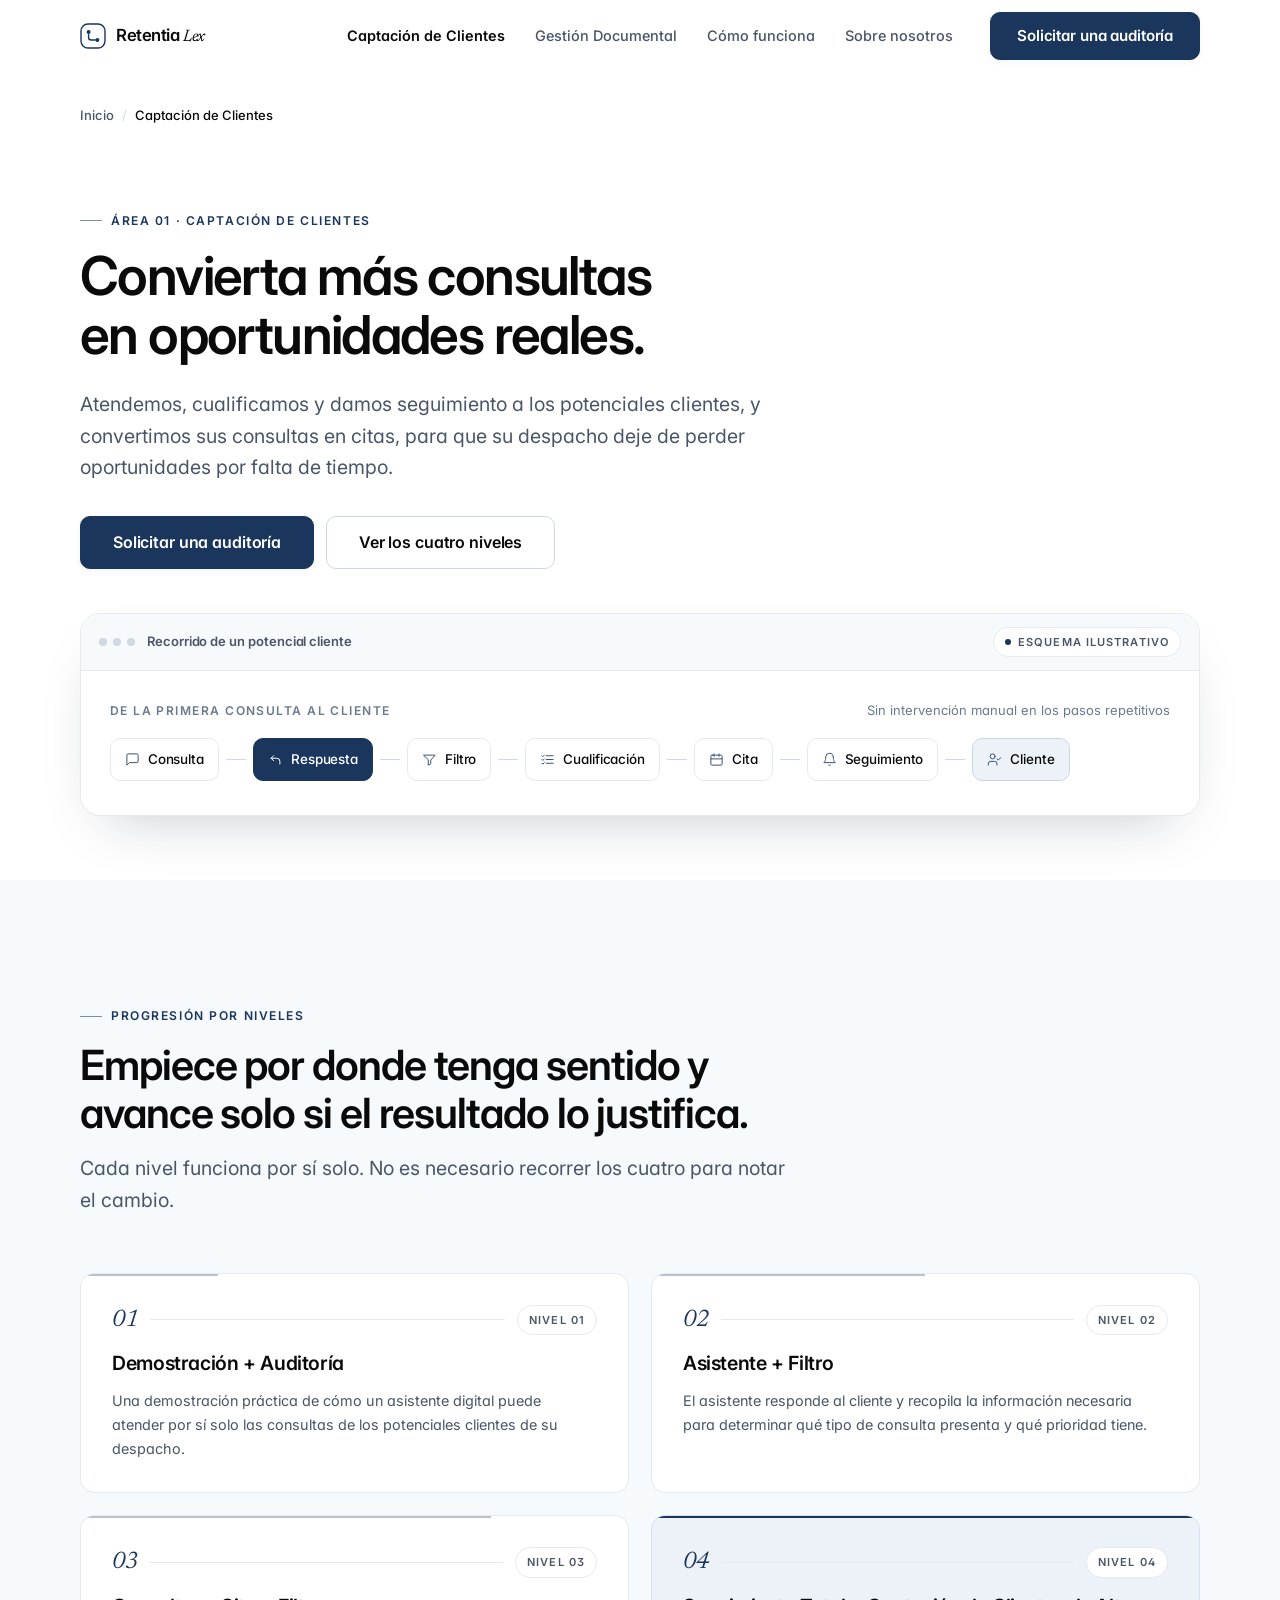
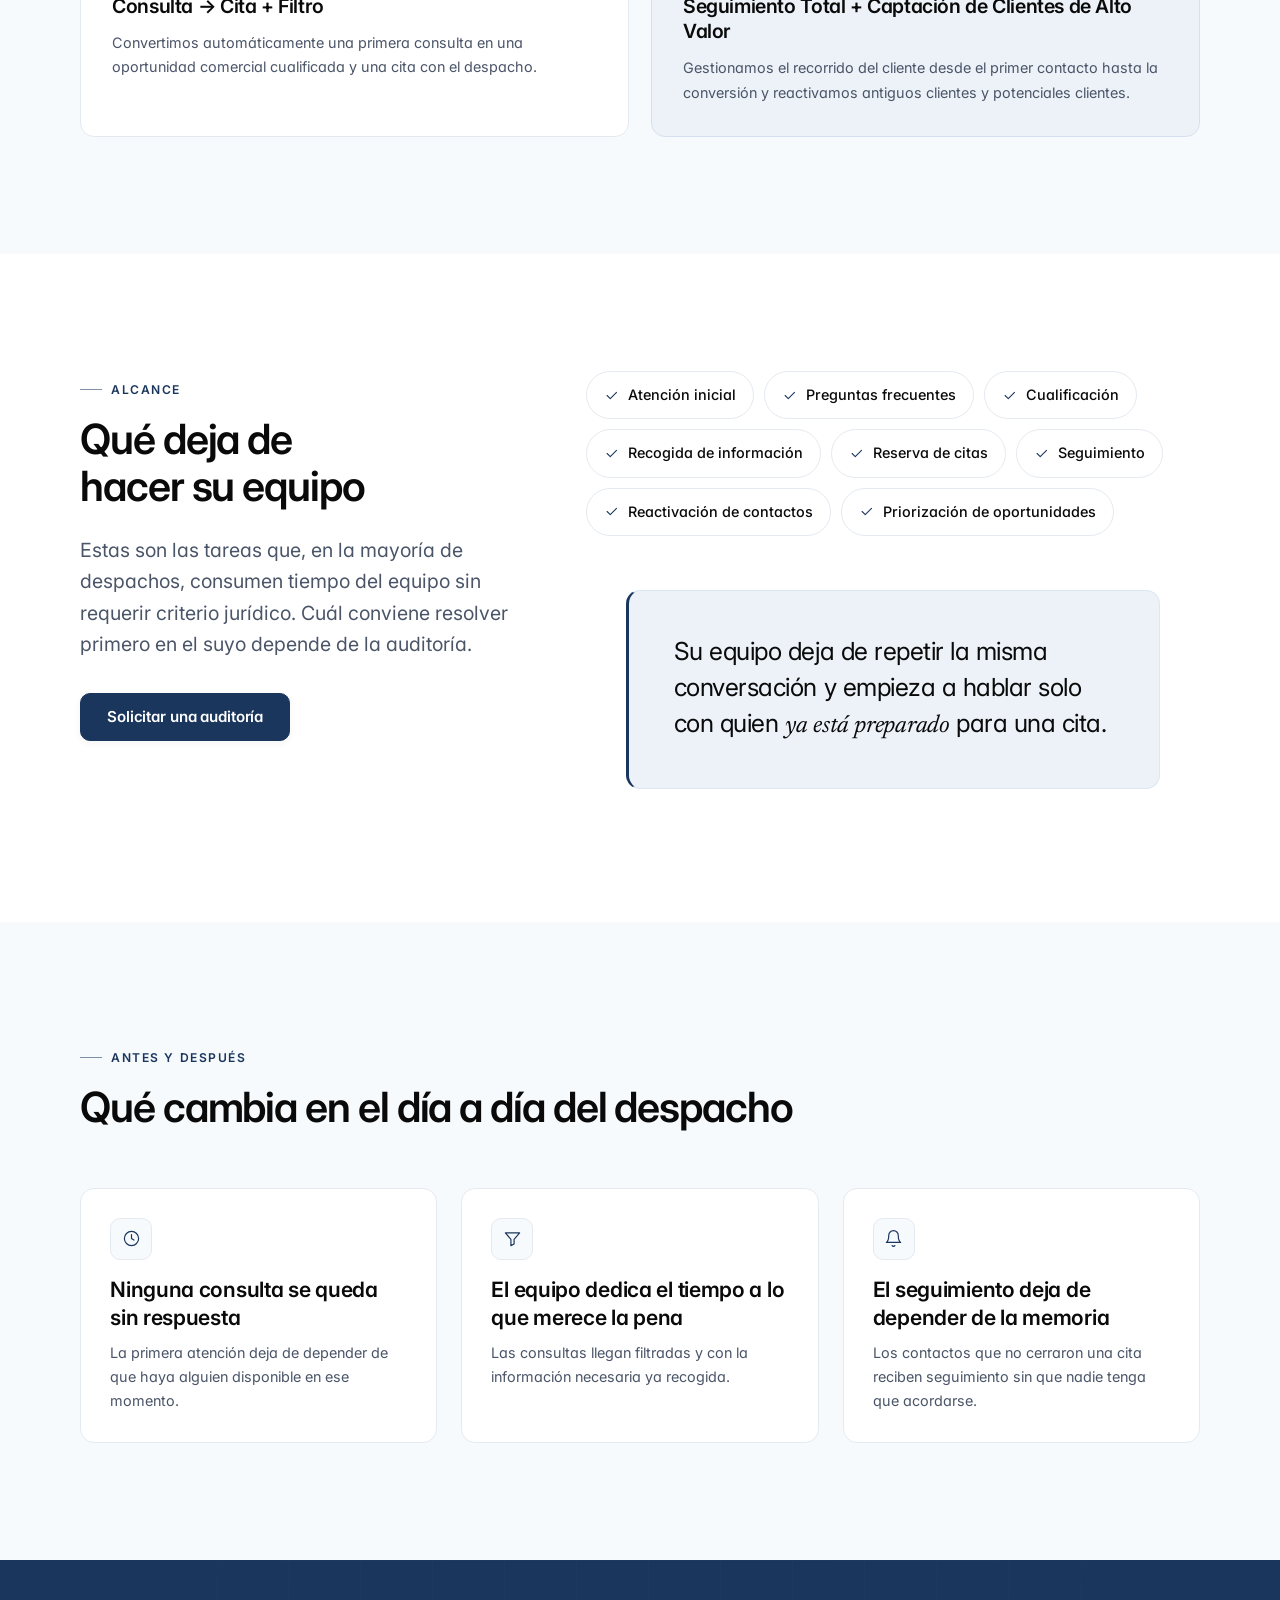
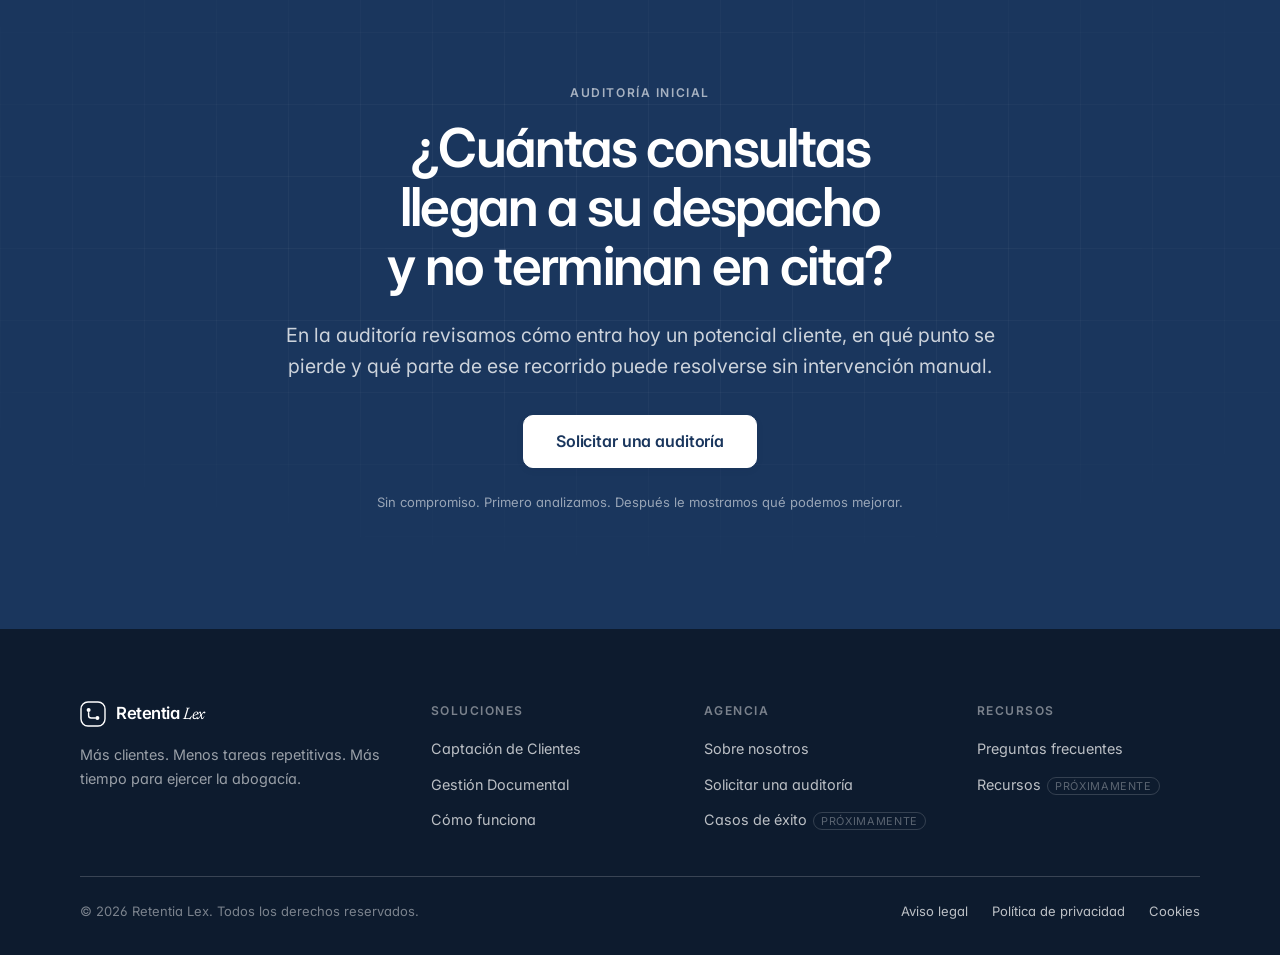
<file: automatizacion-clientes.html>
<!DOCTYPE html>
<html lang="es" class="no-js">
<head>
<meta charset="utf-8">
<meta name="viewport" content="width=device-width, initial-scale=1">
<title>Captación de clientes para despachos | Retentia Lex</title>
<meta name="description" content="Atendemos, cualificamos y damos seguimiento a los potenciales clientes de su despacho, y convertimos sus consultas en citas sin trabajo manual.">
<link rel="canonical" href="https://retentialex.com/automatizacion-clientes.html">
<meta name="robots" content="index, follow, max-image-preview:large">
<meta name="theme-color" content="#1A365D">
<meta name="author" content="Retentia Lex">

<meta property="og:type" content="website">
<meta property="og:locale" content="es_ES">
<meta property="og:site_name" content="Retentia Lex">
<meta property="og:title" content="Captación de clientes para despachos | Retentia Lex">
<meta property="og:description" content="Atendemos, cualificamos y damos seguimiento a los potenciales clientes de su despacho, y convertimos sus consultas en citas sin trabajo manual.">
<meta property="og:url" content="https://retentialex.com/automatizacion-clientes.html">
<meta property="og:image" content="https://retentialex.com/assets/img/og-cover.png">
<meta property="og:image:width" content="1200">
<meta property="og:image:height" content="630">
<meta name="twitter:card" content="summary_large_image">
<meta name="twitter:title" content="Captación de clientes para despachos | Retentia Lex">
<meta name="twitter:description" content="Atendemos, cualificamos y damos seguimiento a los potenciales clientes de su despacho, y convertimos sus consultas en citas sin trabajo manual.">
<meta name="twitter:image" content="https://retentialex.com/assets/img/og-cover.png">

<link rel="icon" href="assets/img/favicon.svg" type="image/svg+xml">
<link rel="apple-touch-icon" href="assets/img/apple-touch-icon.png">
<link rel="manifest" href="site.webmanifest">

<link rel="preconnect" href="https://fonts.googleapis.com">
<link rel="preconnect" href="https://fonts.gstatic.com" crossorigin>
<link rel="stylesheet" href="https://fonts.googleapis.com/css2?family=Inter:wght@400;500;600;700&family=Newsreader:ital,opsz,wght@1,6..72,400;1,6..72,500&display=swap">
<link rel="stylesheet" href="assets/css/styles.css">
<script src="assets/js/config.js"></script>
<script type="application/ld+json">
{
  "@context": "https://schema.org",
  "@graph": [
    {
      "@type": "Service",
      "name": "Captacion de Clientes para despachos de abogados",
      "serviceType": "Captacion, cualificacion y seguimiento de potenciales clientes",
      "provider": { "@type": "Organization", "name": "Retentia Lex", "url": "https://retentialex.com/" },
      "areaServed": "ES",
      "audience": { "@type": "Audience", "audienceType": "Despachos de abogados" }
    },
    {
      "@type": "BreadcrumbList",
      "itemListElement": [
        { "@type": "ListItem", "position": 1, "name": "Inicio", "item": "https://retentialex.com/" },
        { "@type": "ListItem", "position": 2, "name": "Captacion de Clientes", "item": "https://retentialex.com/automatizacion-clientes.html" }
      ]
    }
  ]
}
</script>
</head>
<body>
<a class="skip-link" href="#main">Saltar al contenido principal</a>
<header class="site-header">
  <div class="container site-header__inner">
    <a class="logo" href="index.html" aria-label="Retentia Lex, ir al inicio">
      <svg class="logo__mark" width="26" height="26" viewBox="0 0 26 26" fill="none" aria-hidden="true" focusable="false">
        <rect x="1" y="1" width="24" height="24" rx="7" stroke="currentColor" stroke-width="1.4"/>
        <circle cx="8.6" cy="9" r="2" fill="currentColor"/>
        <circle cx="17.4" cy="17" r="2" fill="currentColor"/>
        <path d="M8.6 11.6v2.9a2.5 2.5 0 0 0 2.5 2.5h4.2" stroke="currentColor" stroke-width="1.4" stroke-linecap="round"/>
      </svg>
      <span class="logo__text">Retentia&nbsp;<em>Lex</em></span>
    </a>

    <nav class="nav" id="primary-nav" aria-label="Navegación principal">
      <ul class="nav__list">
        <li><a class="nav__link" href="automatizacion-clientes.html">Captación de Clientes</a></li>
        <li><a class="nav__link" href="gestion-documental.html">Gestión Documental</a></li>
        <li><a class="nav__link" href="como-funciona.html">Cómo funciona</a></li>
        <li><a class="nav__link" href="sobre-nosotros.html">Sobre nosotros</a></li>
      </ul>
      <a class="btn btn--primary btn--block nav__cta-mobile" href="contacto.html" data-cta="nav-movil">Solicitar una auditoría</a>
    </nav>

    <div class="header__actions">
      <a class="btn btn--primary header__cta-desktop" href="contacto.html" data-cta="cabecera">Solicitar una auditoría</a>
      <a class="btn btn--primary btn--sm header__cta-mobile" href="contacto.html" data-cta="cabecera-movil">Auditoría</a>
      <button class="nav-toggle" type="button" aria-expanded="false" aria-controls="primary-nav" aria-label="Abrir menú de navegación">
        <span class="nav-toggle__bars" aria-hidden="true"><span></span><span></span><span></span></span>
      </button>
    </div>
  </div>
</header>
<main id="main">
<nav class="breadcrumb container" aria-label="Ruta de navegación">
  <ol>
    <li><a href="index.html">Inicio</a></li>
    <li><span aria-current="page">Captación de Clientes</span></li>
  </ol>
</nav>

<!-- ============ HERO ============ -->
<section class="section page-hero" aria-labelledby="ac-title">
  <div class="container">
    <div class="page-hero__copy">
      <p class="eyebrow">Área 01 · Captación de Clientes</p>
      <h1 class="t-h1 page-hero__title" id="ac-title">Convierta más consultas en oportunidades reales.</h1>
      <p class="t-lead maxw-60">Atendemos, cualificamos y damos seguimiento a los potenciales clientes, y convertimos sus consultas en citas, para que su despacho deje de perder oportunidades por falta de tiempo.</p>
      <div class="btn-group mt-6">
        <a class="btn btn--primary btn--lg" href="contacto.html" data-cta="hero-clientes">Solicitar una auditoría</a>
        <a class="btn btn--secondary btn--lg" href="#niveles-clientes" data-cta="hero-clientes-niveles">Ver los cuatro niveles</a>
      </div>
    </div>

    <div class="ui-panel mt-7 reveal">
      <div class="ui-panel__bar">
        <span class="ui-panel__dots" aria-hidden="true"><span></span><span></span><span></span></span>
        <span class="ui-panel__title">Recorrido de un potencial cliente</span>
        <span class="badge badge--dot badge--live">Esquema ilustrativo</span>
      </div>
      <div class="ui-panel__body">
        <div class="flow flow--animated flow--wide">
          <div class="flow__head">
            <p class="flow__label">De la primera consulta al cliente</p>
            <p class="flow__meta">Sin intervención manual en los pasos repetitivos</p>
          </div>
          <ol class="flow__track">
            <li class="flow__node" style="--i:0"><span class="flow__chip"><svg width="15" height="15" viewBox="0 0 24 24" fill="none" stroke="currentColor" stroke-width="1.6" stroke-linecap="round" stroke-linejoin="round" aria-hidden="true"><path d="M21 15a2 2 0 0 1-2 2H7l-4 4V5a2 2 0 0 1 2-2h14a2 2 0 0 1 2 2z"/></svg>Consulta</span></li>
            <li class="flow__node" style="--i:1"><span class="flow__chip flow__chip--accent"><svg width="15" height="15" viewBox="0 0 24 24" fill="none" stroke="currentColor" stroke-width="1.6" stroke-linecap="round" stroke-linejoin="round" aria-hidden="true"><path d="m9 14-4-4 4-4"/><path d="M5 10h9a5 5 0 0 1 5 5v4"/></svg>Respuesta</span></li>
            <li class="flow__node" style="--i:2"><span class="flow__chip"><svg width="15" height="15" viewBox="0 0 24 24" fill="none" stroke="currentColor" stroke-width="1.6" stroke-linecap="round" stroke-linejoin="round" aria-hidden="true"><path d="M3 5h18l-7 8v6l-4 2v-8z"/></svg>Filtro</span></li>
            <li class="flow__node" style="--i:3"><span class="flow__chip"><svg width="15" height="15" viewBox="0 0 24 24" fill="none" stroke="currentColor" stroke-width="1.6" stroke-linecap="round" stroke-linejoin="round" aria-hidden="true"><path d="M10 6h11M10 12h11M10 18h11"/><path d="m3 6 1.5 1.5L7 5M3 12l1.5 1.5L7 11M3 18l1.5 1.5L7 17"/></svg>Cualificación</span></li>
            <li class="flow__node" style="--i:4"><span class="flow__chip"><svg width="15" height="15" viewBox="0 0 24 24" fill="none" stroke="currentColor" stroke-width="1.6" stroke-linecap="round" stroke-linejoin="round" aria-hidden="true"><rect x="3" y="5" width="18" height="16" rx="2"/><path d="M8 3v4M16 3v4M3 11h18"/></svg>Cita</span></li>
            <li class="flow__node" style="--i:5"><span class="flow__chip"><svg width="15" height="15" viewBox="0 0 24 24" fill="none" stroke="currentColor" stroke-width="1.6" stroke-linecap="round" stroke-linejoin="round" aria-hidden="true"><path d="M18 8a6 6 0 1 0-12 0c0 7-3 9-3 9h18s-3-2-3-9"/><path d="M13.7 21a2 2 0 0 1-3.4 0"/></svg>Seguimiento</span></li>
            <li class="flow__node" style="--i:6"><span class="flow__chip flow__chip--outcome"><svg width="15" height="15" viewBox="0 0 24 24" fill="none" stroke="currentColor" stroke-width="1.6" stroke-linecap="round" stroke-linejoin="round" aria-hidden="true"><path d="M16 21v-2a4 4 0 0 0-4-4H6a4 4 0 0 0-4 4v2"/><circle cx="9" cy="7" r="4"/><path d="m16 11 2 2 4-4"/></svg>Cliente</span></li>
          </ol>
        </div>
      </div>
    </div>
  </div>
</section>

<!-- ============ NIVELES ============ -->
<section class="section section--platinum" id="niveles-clientes" aria-labelledby="ac-niveles-title">
  <div class="container">
    <div class="section-head">
      <p class="eyebrow">Progresión por niveles</p>
      <h2 class="t-h2" id="ac-niveles-title">Empiece por donde tenga sentido y avance solo si el resultado lo justifica.</h2>
      <p class="t-lead">Cada nivel funciona por sí solo. No es necesario recorrer los cuatro para notar el cambio.</p>
    </div>

    <div class="levels" data-reveal-group>
      <article class="level reveal" style="--fill:25%">
        <span class="level__progress" aria-hidden="true"></span>
        <div class="level__head">
          <span class="level__num" aria-hidden="true">01</span>
          <span class="level__rule" aria-hidden="true"></span>
          <span class="badge">Nivel 01</span>
        </div>
        <h3 class="level__title">Demostración + Auditoría</h3>
        <p class="level__text">Una demostración práctica de cómo un asistente digital puede atender por sí solo las consultas de los potenciales clientes de su despacho.</p>
      </article>

      <article class="level reveal" style="--fill:50%">
        <span class="level__progress" aria-hidden="true"></span>
        <div class="level__head">
          <span class="level__num" aria-hidden="true">02</span>
          <span class="level__rule" aria-hidden="true"></span>
          <span class="badge">Nivel 02</span>
        </div>
        <h3 class="level__title">Asistente + Filtro</h3>
        <p class="level__text">El asistente responde al cliente y recopila la información necesaria para determinar qué tipo de consulta presenta y qué prioridad tiene.</p>
      </article>

      <article class="level reveal" style="--fill:75%">
        <span class="level__progress" aria-hidden="true"></span>
        <div class="level__head">
          <span class="level__num" aria-hidden="true">03</span>
          <span class="level__rule" aria-hidden="true"></span>
          <span class="badge">Nivel 03</span>
        </div>
        <h3 class="level__title">Consulta → Cita + Filtro</h3>
        <p class="level__text">Convertimos automáticamente una primera consulta en una oportunidad comercial cualificada y una cita con el despacho.</p>
      </article>

      <article class="level level--peak reveal" style="--fill:100%">
        <span class="level__progress" aria-hidden="true"></span>
        <div class="level__head">
          <span class="level__num" aria-hidden="true">04</span>
          <span class="level__rule" aria-hidden="true"></span>
          <span class="badge">Nivel 04</span>
        </div>
        <h3 class="level__title">Seguimiento Total + Captación de Clientes de Alto Valor</h3>
        <p class="level__text">Gestionamos el recorrido del cliente desde el primer contacto hasta la conversión y reactivamos antiguos clientes y potenciales clientes.</p>
      </article>
    </div>
  </div>
</section>

<!-- ============ QUÉ DEJA DE HACER SU EQUIPO ============ -->
<section class="section" aria-labelledby="ac-que-title">
  <div class="container">
    <div class="split">
      <div class="split__sticky">
        <p class="eyebrow">Alcance</p>
        <h2 class="t-h2" id="ac-que-title">Qué deja de hacer su equipo</h2>
        <p class="t-lead mt-5">Estas son las tareas que, en la mayoría de despachos, consumen tiempo del equipo sin requerir criterio jurídico. Cuál conviene resolver primero en el suyo depende de la auditoría.</p>
        <div class="btn-group mt-6">
          <a class="btn btn--primary" href="contacto.html" data-cta="alcance-clientes">Solicitar una auditoría</a>
        </div>
      </div>

      <div>
        <ul class="pills" data-reveal-group>
          <li class="pill reveal"><svg width="15" height="15" viewBox="0 0 24 24" fill="none" stroke="currentColor" stroke-width="1.7" stroke-linecap="round" stroke-linejoin="round" aria-hidden="true"><path d="m5 12 5 5L20 7"/></svg>Atención inicial</li>
          <li class="pill reveal"><svg width="15" height="15" viewBox="0 0 24 24" fill="none" stroke="currentColor" stroke-width="1.7" stroke-linecap="round" stroke-linejoin="round" aria-hidden="true"><path d="m5 12 5 5L20 7"/></svg>Preguntas frecuentes</li>
          <li class="pill reveal"><svg width="15" height="15" viewBox="0 0 24 24" fill="none" stroke="currentColor" stroke-width="1.7" stroke-linecap="round" stroke-linejoin="round" aria-hidden="true"><path d="m5 12 5 5L20 7"/></svg>Cualificación</li>
          <li class="pill reveal"><svg width="15" height="15" viewBox="0 0 24 24" fill="none" stroke="currentColor" stroke-width="1.7" stroke-linecap="round" stroke-linejoin="round" aria-hidden="true"><path d="m5 12 5 5L20 7"/></svg>Recogida de información</li>
          <li class="pill reveal"><svg width="15" height="15" viewBox="0 0 24 24" fill="none" stroke="currentColor" stroke-width="1.7" stroke-linecap="round" stroke-linejoin="round" aria-hidden="true"><path d="m5 12 5 5L20 7"/></svg>Reserva de citas</li>
          <li class="pill reveal"><svg width="15" height="15" viewBox="0 0 24 24" fill="none" stroke="currentColor" stroke-width="1.7" stroke-linecap="round" stroke-linejoin="round" aria-hidden="true"><path d="m5 12 5 5L20 7"/></svg>Seguimiento</li>
          <li class="pill reveal"><svg width="15" height="15" viewBox="0 0 24 24" fill="none" stroke="currentColor" stroke-width="1.7" stroke-linecap="round" stroke-linejoin="round" aria-hidden="true"><path d="m5 12 5 5L20 7"/></svg>Reactivación de contactos</li>
          <li class="pill reveal"><svg width="15" height="15" viewBox="0 0 24 24" fill="none" stroke="currentColor" stroke-width="1.7" stroke-linecap="round" stroke-linejoin="round" aria-hidden="true"><path d="m5 12 5 5L20 7"/></svg>Priorización de oportunidades</li>
        </ul>

        <blockquote class="pullquote reveal">
          <p>Su equipo deja de repetir la misma conversación y empieza a hablar solo con quien <span class="serif">ya está preparado</span> para una cita.</p>
        </blockquote>
      </div>
    </div>
  </div>
</section>

<!-- ============ QUÉ CAMBIA ============ -->
<section class="section section--platinum" aria-labelledby="ac-cambio-title">
  <div class="container">
    <div class="section-head">
      <p class="eyebrow">Antes y después</p>
      <h2 class="t-h2" id="ac-cambio-title">Qué cambia en el día a día del despacho</h2>
    </div>
    <div class="grid grid--3" data-reveal-group>
      <article class="card card--hover reveal">
        <span class="icon-box" aria-hidden="true"><svg width="19" height="19" viewBox="0 0 24 24" fill="none" stroke="currentColor" stroke-width="1.5" stroke-linecap="round" stroke-linejoin="round"><circle cx="12" cy="12" r="9"/><path d="M12 7v5l3 2"/></svg></span>
        <h3 class="t-h3 card__title">Ninguna consulta se queda sin respuesta</h3>
        <p class="card__text">La primera atención deja de depender de que haya alguien disponible en ese momento.</p>
      </article>
      <article class="card card--hover reveal">
        <span class="icon-box" aria-hidden="true"><svg width="19" height="19" viewBox="0 0 24 24" fill="none" stroke="currentColor" stroke-width="1.5" stroke-linecap="round" stroke-linejoin="round"><path d="M3 5h18l-7 8v6l-4 2v-8z"/></svg></span>
        <h3 class="t-h3 card__title">El equipo dedica el tiempo a lo que merece la pena</h3>
        <p class="card__text">Las consultas llegan filtradas y con la información necesaria ya recogida.</p>
      </article>
      <article class="card card--hover reveal">
        <span class="icon-box" aria-hidden="true"><svg width="19" height="19" viewBox="0 0 24 24" fill="none" stroke="currentColor" stroke-width="1.5" stroke-linecap="round" stroke-linejoin="round"><path d="M18 8a6 6 0 1 0-12 0c0 7-3 9-3 9h18s-3-2-3-9"/><path d="M13.7 21a2 2 0 0 1-3.4 0"/></svg></span>
        <h3 class="t-h3 card__title">El seguimiento deja de depender de la memoria</h3>
        <p class="card__text">Los contactos que no cerraron una cita reciben seguimiento sin que nadie tenga que acordarse.</p>
      </article>
    </div>
  </div>
</section>
<section class="section section--sapphire" aria-labelledby="cta-final-title">
  <div class="container container--narrow text-center">
    <p class="eyebrow eyebrow--plain">Auditoría inicial</p>
    <h2 class="t-h1 reveal" id="cta-final-title">¿Cuántas consultas llegan a su despacho y no terminan en cita?</h2>
    <p class="t-lead mt-5 mx-auto maxw-60 reveal">En la auditoría revisamos cómo entra hoy un potencial cliente, en qué punto se pierde y qué parte de ese recorrido puede resolverse sin intervención manual.</p>
    <div class="btn-group mt-6" style="justify-content:center">
      <a class="btn btn--primary btn--lg" href="contacto.html" data-cta="cta-final-clientes">Solicitar una auditoría</a>
    </div>
    <p class="t-micro mt-5">Sin compromiso. Primero analizamos. Después le mostramos qué podemos mejorar.</p>
  </div>
</section>
</main>
<footer class="site-footer">
  <div class="container">
    <div class="footer__top">
      <div class="footer__brand">
        <a class="logo" href="index.html" aria-label="Retentia Lex, ir al inicio">
          <svg class="logo__mark" width="26" height="26" viewBox="0 0 26 26" fill="none" aria-hidden="true" focusable="false">
            <rect x="1" y="1" width="24" height="24" rx="7" stroke="currentColor" stroke-width="1.4"/>
            <circle cx="8.6" cy="9" r="2" fill="currentColor"/>
            <circle cx="17.4" cy="17" r="2" fill="currentColor"/>
            <path d="M8.6 11.6v2.9a2.5 2.5 0 0 0 2.5 2.5h4.2" stroke="currentColor" stroke-width="1.4" stroke-linecap="round"/>
          </svg>
          <span class="logo__text">Retentia&nbsp;<em>Lex</em></span>
        </a>
        <p class="footer__tagline">Más clientes. Menos tareas repetitivas. Más tiempo para ejercer la abogacía.</p>
      </div>

      <div>
        <h2 class="footer__col-title">Soluciones</h2>
        <ul class="footer__links">
          <li><a href="automatizacion-clientes.html">Captación de Clientes</a></li>
          <li><a href="gestion-documental.html">Gestión Documental</a></li>
          <li><a href="como-funciona.html">Cómo funciona</a></li>
        </ul>
      </div>

      <div>
        <h2 class="footer__col-title">Agencia</h2>
        <ul class="footer__links">
          <li><a href="sobre-nosotros.html">Sobre nosotros</a></li>
          <li><a href="contacto.html">Solicitar una auditoría</a></li>
          <li><a href="casos-de-exito.html">Casos de éxito<span class="footer__soon">Próximamente</span></a></li>
        </ul>
      </div>

      <div>
        <h2 class="footer__col-title">Recursos</h2>
        <ul class="footer__links">
          <li><a href="preguntas-frecuentes.html">Preguntas frecuentes</a></li>
          <li><a href="recursos.html">Recursos<span class="footer__soon">Próximamente</span></a></li>
        </ul>
      </div>
    </div>

    <div class="footer__bottom">
      <p>&copy; <span data-year>2026</span> Retentia Lex. Todos los derechos reservados.</p>
      <nav class="footer__legal" aria-label="Enlaces legales">
        <a href="aviso-legal.html">Aviso legal</a>
        <a href="politica-privacidad.html">Política de privacidad</a>
        <a href="cookies.html">Cookies</a>
      </nav>
    </div>
  </div>
</footer>
<div class="mobile-cta">
  <a class="btn btn--primary btn--block" href="contacto.html" data-cta="barra-movil">Solicitar una auditoría</a>
</div>
<script src="assets/js/main.js" defer></script>
</body>
</html>
</file>
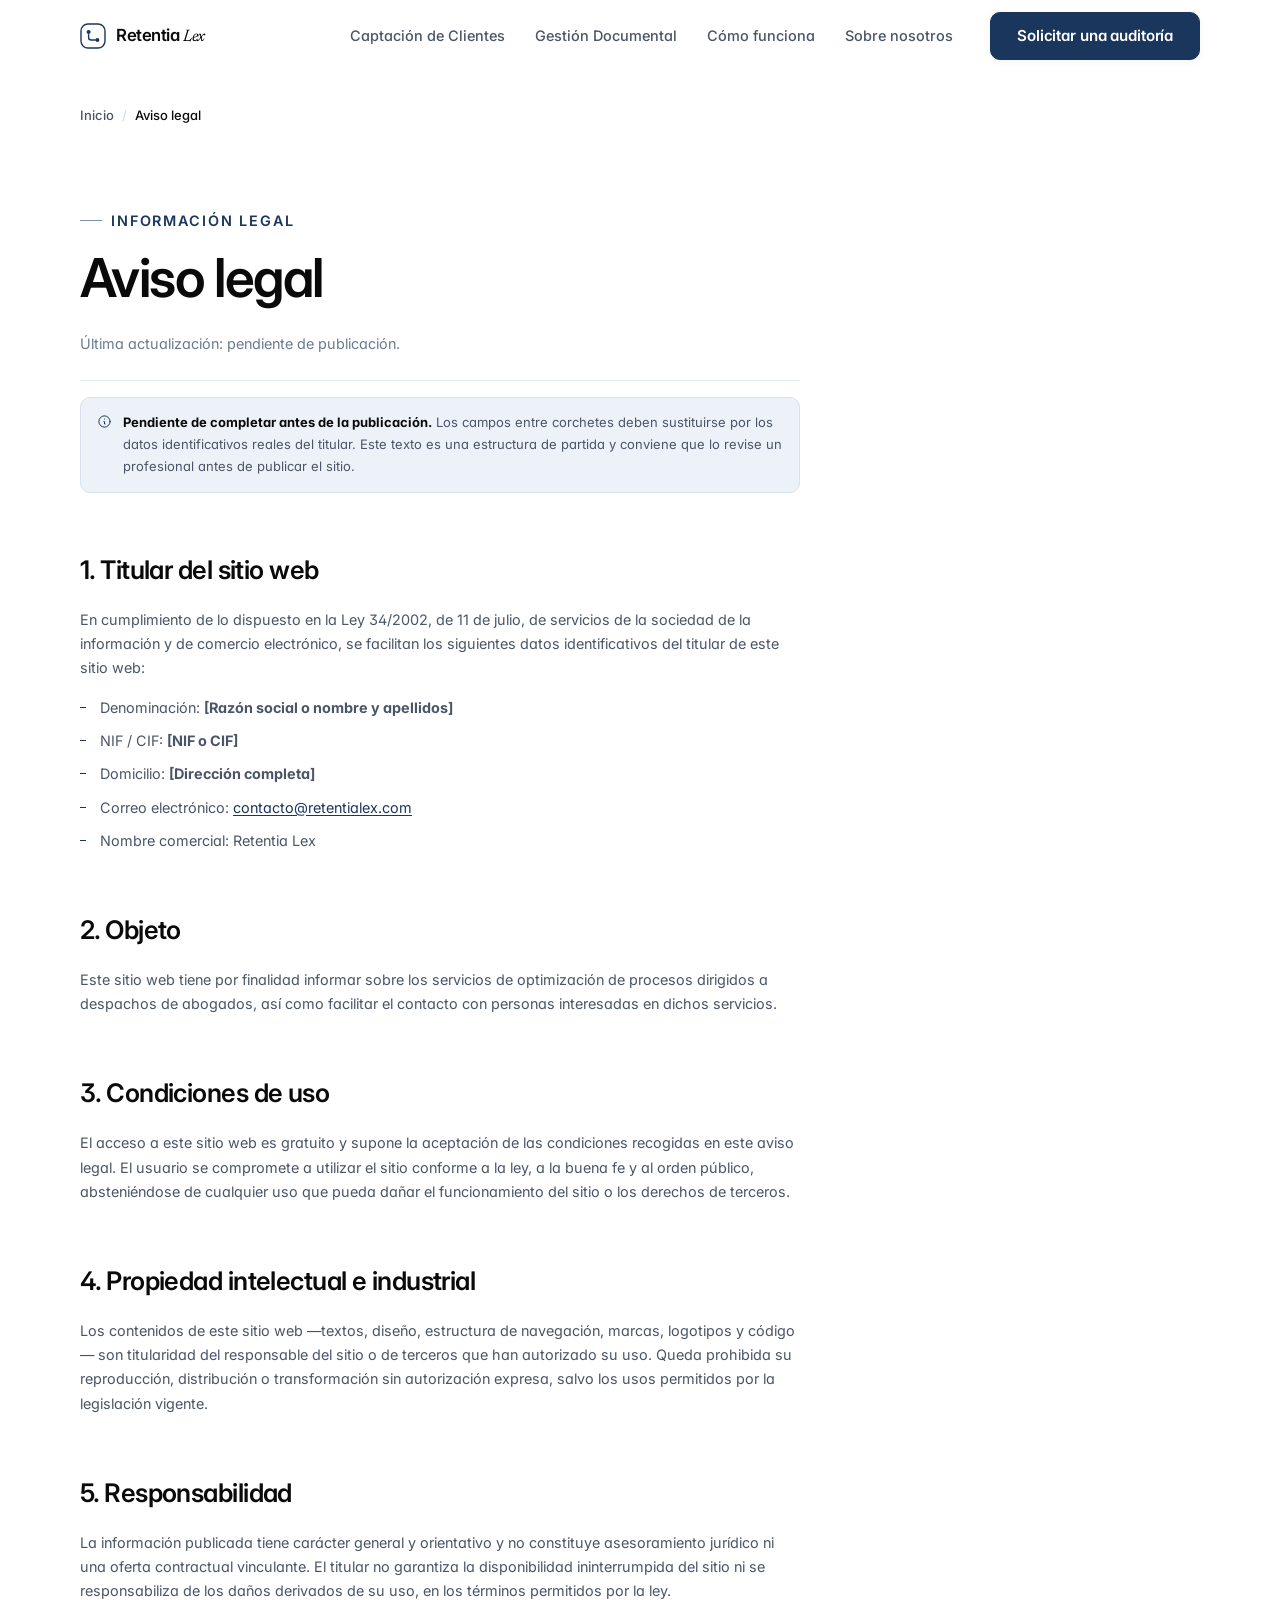
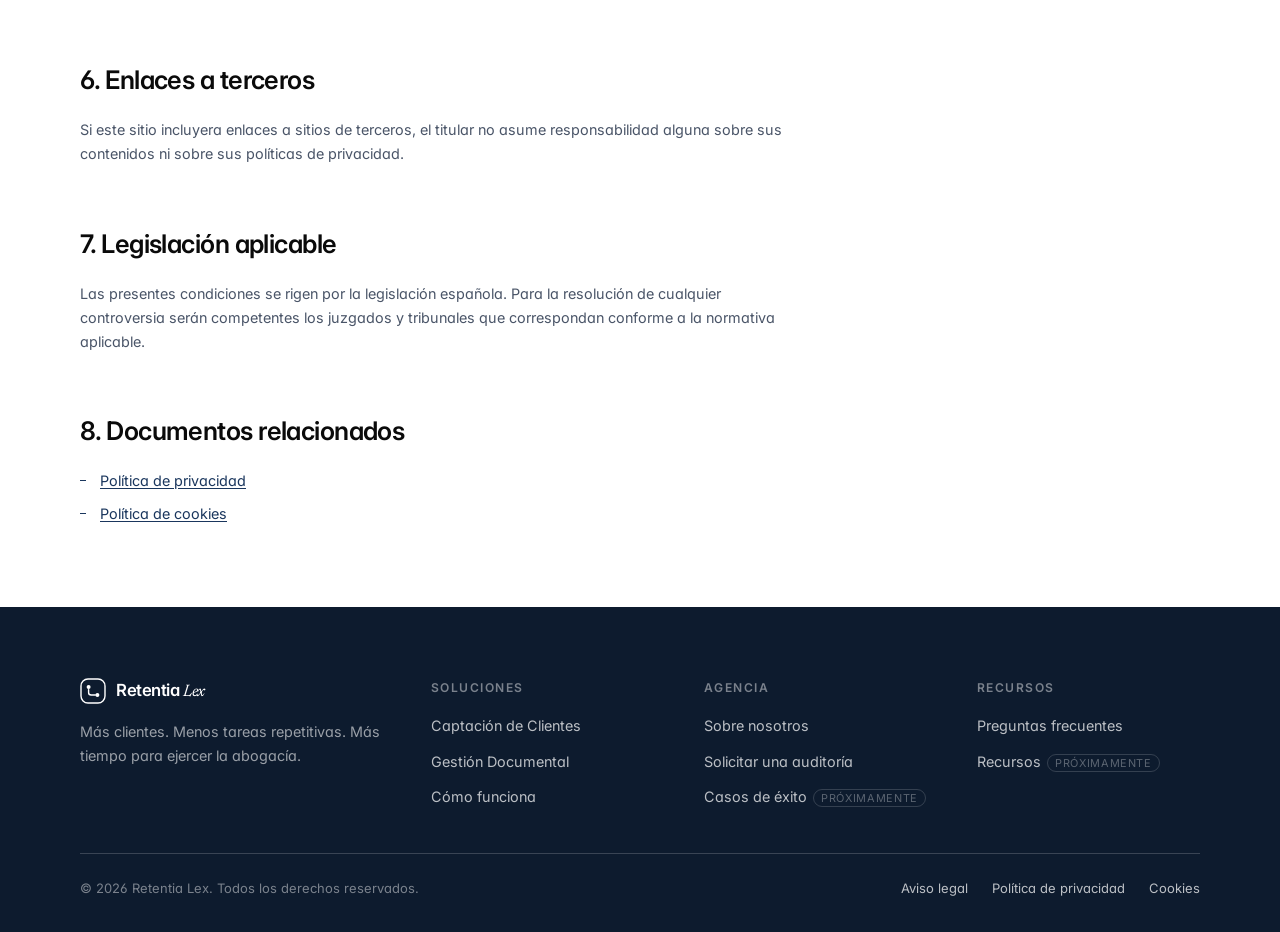
<file: aviso-legal.html>
<!DOCTYPE html>
<html lang="es" class="no-js">
<head>
<meta charset="utf-8">
<meta name="viewport" content="width=device-width, initial-scale=1">
<title>Aviso legal | Retentia Lex</title>
<meta name="description" content="Aviso legal y condiciones de uso del sitio web de Retentia Lex, agencia de optimización de procesos para despachos de abogados.">
<link rel="canonical" href="https://retentialex.com/aviso-legal.html">
<meta name="robots" content="index, follow, max-image-preview:large">
<meta name="theme-color" content="#1A365D">
<meta name="author" content="Retentia Lex">

<meta property="og:type" content="website">
<meta property="og:locale" content="es_ES">
<meta property="og:site_name" content="Retentia Lex">
<meta property="og:title" content="Aviso legal | Retentia Lex">
<meta property="og:description" content="Aviso legal y condiciones de uso del sitio web de Retentia Lex, agencia de optimización de procesos para despachos de abogados.">
<meta property="og:url" content="https://retentialex.com/aviso-legal.html">
<meta property="og:image" content="https://retentialex.com/assets/img/og-cover.png">
<meta property="og:image:width" content="1200">
<meta property="og:image:height" content="630">
<meta name="twitter:card" content="summary_large_image">
<meta name="twitter:title" content="Aviso legal | Retentia Lex">
<meta name="twitter:description" content="Aviso legal y condiciones de uso del sitio web de Retentia Lex, agencia de optimización de procesos para despachos de abogados.">
<meta name="twitter:image" content="https://retentialex.com/assets/img/og-cover.png">

<link rel="icon" href="assets/img/favicon.svg" type="image/svg+xml">
<link rel="apple-touch-icon" href="assets/img/apple-touch-icon.png">
<link rel="manifest" href="site.webmanifest">

<link rel="preconnect" href="https://fonts.googleapis.com">
<link rel="preconnect" href="https://fonts.gstatic.com" crossorigin>
<link rel="stylesheet" href="https://fonts.googleapis.com/css2?family=Inter:wght@400;500;600;700&family=Newsreader:ital,opsz,wght@1,6..72,400;1,6..72,500&display=swap">
<link rel="stylesheet" href="assets/css/styles.css">
<script src="assets/js/config.js"></script>

</head>
<body>
<a class="skip-link" href="#main">Saltar al contenido principal</a>
<header class="site-header">
  <div class="container site-header__inner">
    <a class="logo" href="index.html" aria-label="Retentia Lex, ir al inicio">
      <svg class="logo__mark" width="26" height="26" viewBox="0 0 26 26" fill="none" aria-hidden="true" focusable="false">
        <rect x="1" y="1" width="24" height="24" rx="7" stroke="currentColor" stroke-width="1.4"/>
        <circle cx="8.6" cy="9" r="2" fill="currentColor"/>
        <circle cx="17.4" cy="17" r="2" fill="currentColor"/>
        <path d="M8.6 11.6v2.9a2.5 2.5 0 0 0 2.5 2.5h4.2" stroke="currentColor" stroke-width="1.4" stroke-linecap="round"/>
      </svg>
      <span class="logo__text">Retentia&nbsp;<em>Lex</em></span>
    </a>

    <nav class="nav" id="primary-nav" aria-label="Navegación principal">
      <ul class="nav__list">
        <li><a class="nav__link" href="automatizacion-clientes.html">Captación de Clientes</a></li>
        <li><a class="nav__link" href="gestion-documental.html">Gestión Documental</a></li>
        <li><a class="nav__link" href="como-funciona.html">Cómo funciona</a></li>
        <li><a class="nav__link" href="sobre-nosotros.html">Sobre nosotros</a></li>
      </ul>
      <a class="btn btn--primary btn--block nav__cta-mobile" href="contacto.html" data-cta="nav-movil">Solicitar una auditoría</a>
    </nav>

    <div class="header__actions">
      <a class="btn btn--primary header__cta-desktop" href="contacto.html" data-cta="cabecera">Solicitar una auditoría</a>
      <a class="btn btn--primary btn--sm header__cta-mobile" href="contacto.html" data-cta="cabecera-movil">Auditoría</a>
      <button class="nav-toggle" type="button" aria-expanded="false" aria-controls="primary-nav" aria-label="Abrir menú de navegación">
        <span class="nav-toggle__bars" aria-hidden="true"><span></span><span></span><span></span></span>
      </button>
    </div>
  </div>
</header>
<main id="main">
<nav class="breadcrumb container" aria-label="Ruta de navegación">
  <ol>
    <li><a href="index.html">Inicio</a></li>
    <li><span aria-current="page">Aviso legal</span></li>
  </ol>
</nav>
<section class="section page-hero section--tight" aria-labelledby="al-title">
  <div class="container">
    <div class="prose">
      <p class="eyebrow">Información legal</p>
      <h1 class="t-h1 mb-5" id="al-title">Aviso legal</h1>
      <p class="prose__meta">Última actualización: pendiente de publicación.</p>
      <div class="notice">
        <svg width="15" height="15" viewBox="0 0 24 24" fill="none" stroke="currentColor" stroke-width="1.6" stroke-linecap="round" stroke-linejoin="round" aria-hidden="true"><circle cx="12" cy="12" r="9"/><path d="M12 8h.01M11 12h1v4h1"/></svg>
        <span><strong>Pendiente de completar antes de la publicación.</strong> Los campos entre corchetes deben sustituirse por los datos identificativos reales del titular. Este texto es una estructura de partida y conviene que lo revise un profesional antes de publicar el sitio.</span>
      </div>
      <h2>1. Titular del sitio web</h2>
      <p>En cumplimiento de lo dispuesto en la Ley 34/2002, de 11 de julio, de servicios de la sociedad de la información y de comercio electrónico, se facilitan los siguientes datos identificativos del titular de este sitio web:</p>
      <ul>
        <li>Denominación: <strong>[Razón social o nombre y apellidos]</strong></li>
        <li>NIF / CIF: <strong>[NIF o CIF]</strong></li>
        <li>Domicilio: <strong>[Dirección completa]</strong></li>
        <li>Correo electrónico: <a href="mailto:contacto@retentialex.com">contacto@retentialex.com</a></li>
        <li>Nombre comercial: Retentia Lex</li>
      </ul>

      <h2>2. Objeto</h2>
      <p>Este sitio web tiene por finalidad informar sobre los servicios de optimización de procesos dirigidos a despachos de abogados, así como facilitar el contacto con personas interesadas en dichos servicios.</p>

      <h2>3. Condiciones de uso</h2>
      <p>El acceso a este sitio web es gratuito y supone la aceptación de las condiciones recogidas en este aviso legal. El usuario se compromete a utilizar el sitio conforme a la ley, a la buena fe y al orden público, absteniéndose de cualquier uso que pueda dañar el funcionamiento del sitio o los derechos de terceros.</p>

      <h2>4. Propiedad intelectual e industrial</h2>
      <p>Los contenidos de este sitio web —textos, diseño, estructura de navegación, marcas, logotipos y código— son titularidad del responsable del sitio o de terceros que han autorizado su uso. Queda prohibida su reproducción, distribución o transformación sin autorización expresa, salvo los usos permitidos por la legislación vigente.</p>

      <h2>5. Responsabilidad</h2>
      <p>La información publicada tiene carácter general y orientativo y no constituye asesoramiento jurídico ni una oferta contractual vinculante. El titular no garantiza la disponibilidad ininterrumpida del sitio ni se responsabiliza de los daños derivados de su uso, en los términos permitidos por la ley.</p>

      <h2>6. Enlaces a terceros</h2>
      <p>Si este sitio incluyera enlaces a sitios de terceros, el titular no asume responsabilidad alguna sobre sus contenidos ni sobre sus políticas de privacidad.</p>

      <h2>7. Legislación aplicable</h2>
      <p>Las presentes condiciones se rigen por la legislación española. Para la resolución de cualquier controversia serán competentes los juzgados y tribunales que correspondan conforme a la normativa aplicable.</p>

      <h2>8. Documentos relacionados</h2>
      <ul>
        <li><a href="politica-privacidad.html">Política de privacidad</a></li>
        <li><a href="cookies.html">Política de cookies</a></li>
      </ul>
    </div>
  </div>
</section>
</main>
<footer class="site-footer">
  <div class="container">
    <div class="footer__top">
      <div class="footer__brand">
        <a class="logo" href="index.html" aria-label="Retentia Lex, ir al inicio">
          <svg class="logo__mark" width="26" height="26" viewBox="0 0 26 26" fill="none" aria-hidden="true" focusable="false">
            <rect x="1" y="1" width="24" height="24" rx="7" stroke="currentColor" stroke-width="1.4"/>
            <circle cx="8.6" cy="9" r="2" fill="currentColor"/>
            <circle cx="17.4" cy="17" r="2" fill="currentColor"/>
            <path d="M8.6 11.6v2.9a2.5 2.5 0 0 0 2.5 2.5h4.2" stroke="currentColor" stroke-width="1.4" stroke-linecap="round"/>
          </svg>
          <span class="logo__text">Retentia&nbsp;<em>Lex</em></span>
        </a>
        <p class="footer__tagline">Más clientes. Menos tareas repetitivas. Más tiempo para ejercer la abogacía.</p>
      </div>

      <div>
        <h2 class="footer__col-title">Soluciones</h2>
        <ul class="footer__links">
          <li><a href="automatizacion-clientes.html">Captación de Clientes</a></li>
          <li><a href="gestion-documental.html">Gestión Documental</a></li>
          <li><a href="como-funciona.html">Cómo funciona</a></li>
        </ul>
      </div>

      <div>
        <h2 class="footer__col-title">Agencia</h2>
        <ul class="footer__links">
          <li><a href="sobre-nosotros.html">Sobre nosotros</a></li>
          <li><a href="contacto.html">Solicitar una auditoría</a></li>
          <li><a href="casos-de-exito.html">Casos de éxito<span class="footer__soon">Próximamente</span></a></li>
        </ul>
      </div>

      <div>
        <h2 class="footer__col-title">Recursos</h2>
        <ul class="footer__links">
          <li><a href="preguntas-frecuentes.html">Preguntas frecuentes</a></li>
          <li><a href="recursos.html">Recursos<span class="footer__soon">Próximamente</span></a></li>
        </ul>
      </div>
    </div>

    <div class="footer__bottom">
      <p>&copy; <span data-year>2026</span> Retentia Lex. Todos los derechos reservados.</p>
      <nav class="footer__legal" aria-label="Enlaces legales">
        <a href="aviso-legal.html">Aviso legal</a>
        <a href="politica-privacidad.html">Política de privacidad</a>
        <a href="cookies.html">Cookies</a>
      </nav>
    </div>
  </div>
</footer>
<script src="assets/js/main.js" defer></script>
</body>
</html>
</file>
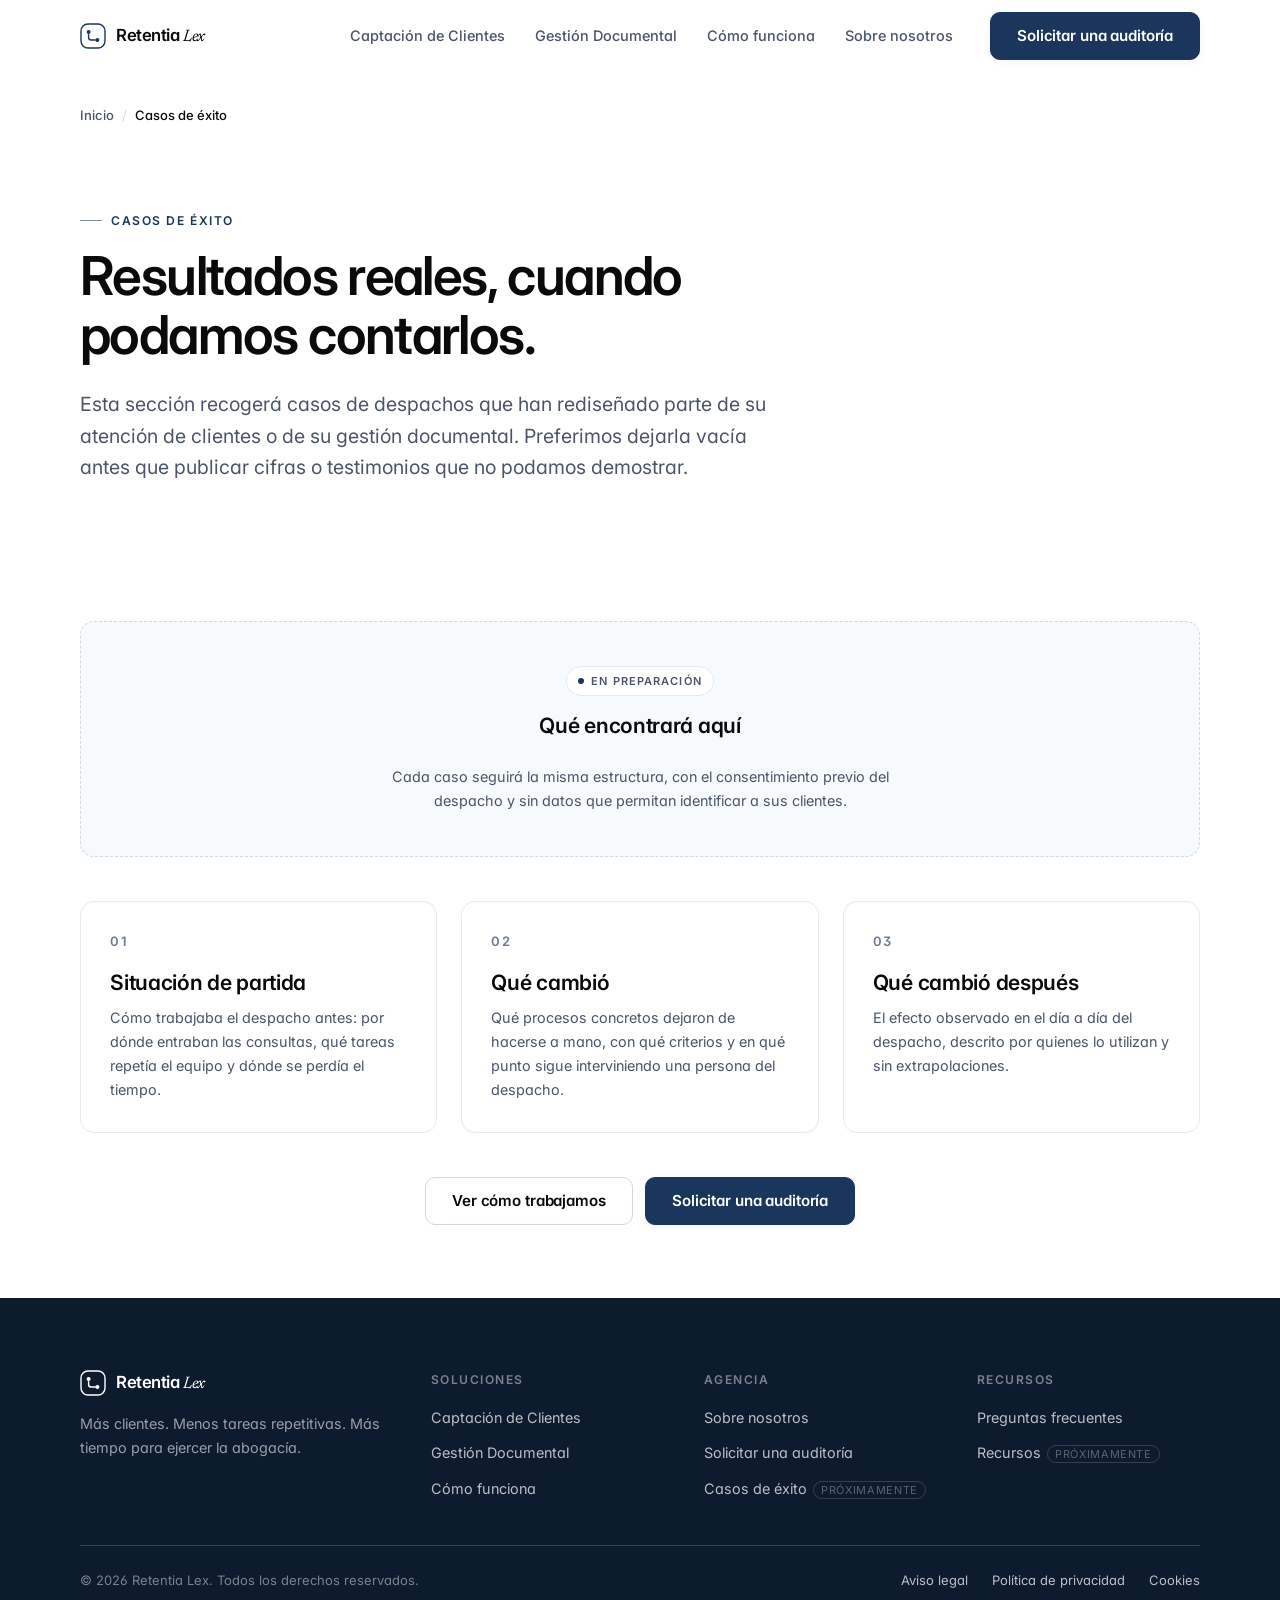
<file: casos-de-exito.html>
<!DOCTYPE html>
<html lang="es" class="no-js">
<head>
<meta charset="utf-8">
<meta name="viewport" content="width=device-width, initial-scale=1">
<title>Casos de éxito | Retentia Lex</title>
<meta name="description" content="Espacio reservado para los casos de despachos que han rediseñado su atención de clientes o su gestión documental con Retentia Lex.">
<link rel="canonical" href="https://retentialex.com/casos-de-exito.html">
<meta name="robots" content="noindex, follow">
<meta name="theme-color" content="#1A365D">
<meta name="author" content="Retentia Lex">

<meta property="og:type" content="website">
<meta property="og:locale" content="es_ES">
<meta property="og:site_name" content="Retentia Lex">
<meta property="og:title" content="Casos de éxito | Retentia Lex">
<meta property="og:description" content="Espacio reservado para los casos de despachos que han rediseñado su atención de clientes o su gestión documental con Retentia Lex.">
<meta property="og:url" content="https://retentialex.com/casos-de-exito.html">
<meta property="og:image" content="https://retentialex.com/assets/img/og-cover.png">
<meta property="og:image:width" content="1200">
<meta property="og:image:height" content="630">
<meta name="twitter:card" content="summary_large_image">
<meta name="twitter:title" content="Casos de éxito | Retentia Lex">
<meta name="twitter:description" content="Espacio reservado para los casos de despachos que han rediseñado su atención de clientes o su gestión documental con Retentia Lex.">
<meta name="twitter:image" content="https://retentialex.com/assets/img/og-cover.png">

<link rel="icon" href="assets/img/favicon.svg" type="image/svg+xml">
<link rel="apple-touch-icon" href="assets/img/apple-touch-icon.png">
<link rel="manifest" href="site.webmanifest">

<link rel="preconnect" href="https://fonts.googleapis.com">
<link rel="preconnect" href="https://fonts.gstatic.com" crossorigin>
<link rel="stylesheet" href="https://fonts.googleapis.com/css2?family=Inter:wght@400;500;600;700&family=Newsreader:ital,opsz,wght@1,6..72,400;1,6..72,500&display=swap">
<link rel="stylesheet" href="assets/css/styles.css">
<script src="assets/js/config.js"></script>

</head>
<body>
<a class="skip-link" href="#main">Saltar al contenido principal</a>
<header class="site-header">
  <div class="container site-header__inner">
    <a class="logo" href="index.html" aria-label="Retentia Lex, ir al inicio">
      <svg class="logo__mark" width="26" height="26" viewBox="0 0 26 26" fill="none" aria-hidden="true" focusable="false">
        <rect x="1" y="1" width="24" height="24" rx="7" stroke="currentColor" stroke-width="1.4"/>
        <circle cx="8.6" cy="9" r="2" fill="currentColor"/>
        <circle cx="17.4" cy="17" r="2" fill="currentColor"/>
        <path d="M8.6 11.6v2.9a2.5 2.5 0 0 0 2.5 2.5h4.2" stroke="currentColor" stroke-width="1.4" stroke-linecap="round"/>
      </svg>
      <span class="logo__text">Retentia&nbsp;<em>Lex</em></span>
    </a>

    <nav class="nav" id="primary-nav" aria-label="Navegación principal">
      <ul class="nav__list">
        <li><a class="nav__link" href="automatizacion-clientes.html">Captación de Clientes</a></li>
        <li><a class="nav__link" href="gestion-documental.html">Gestión Documental</a></li>
        <li><a class="nav__link" href="como-funciona.html">Cómo funciona</a></li>
        <li><a class="nav__link" href="sobre-nosotros.html">Sobre nosotros</a></li>
      </ul>
      <a class="btn btn--primary btn--block nav__cta-mobile" href="contacto.html" data-cta="nav-movil">Solicitar una auditoría</a>
    </nav>

    <div class="header__actions">
      <a class="btn btn--primary header__cta-desktop" href="contacto.html" data-cta="cabecera">Solicitar una auditoría</a>
      <a class="btn btn--primary btn--sm header__cta-mobile" href="contacto.html" data-cta="cabecera-movil">Auditoría</a>
      <button class="nav-toggle" type="button" aria-expanded="false" aria-controls="primary-nav" aria-label="Abrir menú de navegación">
        <span class="nav-toggle__bars" aria-hidden="true"><span></span><span></span><span></span></span>
      </button>
    </div>
  </div>
</header>
<main id="main">
<nav class="breadcrumb container" aria-label="Ruta de navegación">
  <ol>
    <li><a href="index.html">Inicio</a></li>
    <li><span aria-current="page">Casos de éxito</span></li>
  </ol>
</nav>

<section class="section page-hero section--tight" aria-labelledby="ce-title">
  <div class="container">
    <div class="page-hero__copy">
      <p class="eyebrow">Casos de éxito</p>
      <h1 class="t-h1 page-hero__title" id="ce-title">Resultados reales, cuando podamos contarlos.</h1>
      <p class="t-lead maxw-60">Esta sección recogerá casos de despachos que han rediseñado parte de su atención de clientes o de su gestión documental. Preferimos dejarla vacía antes que publicar cifras o testimonios que no podamos demostrar.</p>
    </div>
  </div>
</section>

<section class="section section--tight" aria-labelledby="ce-estructura-title">
  <div class="container">
    <div class="soon-panel reveal">
      <span class="badge badge--dot">En preparación</span>
      <h2 class="t-h3 mb-5" id="ce-estructura-title">Qué encontrará aquí</h2>
      <p class="card__text mx-auto maxw-60">Cada caso seguirá la misma estructura, con el consentimiento previo del despacho y sin datos que permitan identificar a sus clientes.</p>
    </div>

    <div class="grid grid--3 mt-7" data-reveal-group>
      <article class="card reveal">
        <p class="benefit__index">01</p>
        <h3 class="t-h3 card__title">Situación de partida</h3>
        <p class="card__text">Cómo trabajaba el despacho antes: por dónde entraban las consultas, qué tareas repetía el equipo y dónde se perdía el tiempo.</p>
      </article>
      <article class="card reveal">
        <p class="benefit__index">02</p>
        <h3 class="t-h3 card__title">Qué cambió</h3>
        <p class="card__text">Qué procesos concretos dejaron de hacerse a mano, con qué criterios y en qué punto sigue interviniendo una persona del despacho.</p>
      </article>
      <article class="card reveal">
        <p class="benefit__index">03</p>
        <h3 class="t-h3 card__title">Qué cambió después</h3>
        <p class="card__text">El efecto observado en el día a día del despacho, descrito por quienes lo utilizan y sin extrapolaciones.</p>
      </article>
    </div>

    <div class="btn-group mt-7" style="justify-content:center">
      <a class="btn btn--secondary" href="como-funciona.html">Ver cómo trabajamos</a>
      <a class="btn btn--primary" href="contacto.html" data-cta="casos-auditoria">Solicitar una auditoría</a>
    </div>
  </div>
</section>

<!--
  PLANTILLA PARA AÑADIR UN CASO
  Duplique este bloque dentro de una rejilla .grid.grid--2 cuando haya casos publicados.

  <article class="card card--hover">
    <div class="area-card__index">
      <span class="badge">Área</span>
    </div>
    <h3 class="t-h3 card__title">Titular del caso</h3>
    <p class="card__text">Resumen en una o dos frases.</p>
    <p class="mt-5"><a class="link-arrow" href="casos/nombre-del-caso.html">Ver el caso</a></p>
  </article>
-->
</main>
<footer class="site-footer">
  <div class="container">
    <div class="footer__top">
      <div class="footer__brand">
        <a class="logo" href="index.html" aria-label="Retentia Lex, ir al inicio">
          <svg class="logo__mark" width="26" height="26" viewBox="0 0 26 26" fill="none" aria-hidden="true" focusable="false">
            <rect x="1" y="1" width="24" height="24" rx="7" stroke="currentColor" stroke-width="1.4"/>
            <circle cx="8.6" cy="9" r="2" fill="currentColor"/>
            <circle cx="17.4" cy="17" r="2" fill="currentColor"/>
            <path d="M8.6 11.6v2.9a2.5 2.5 0 0 0 2.5 2.5h4.2" stroke="currentColor" stroke-width="1.4" stroke-linecap="round"/>
          </svg>
          <span class="logo__text">Retentia&nbsp;<em>Lex</em></span>
        </a>
        <p class="footer__tagline">Más clientes. Menos tareas repetitivas. Más tiempo para ejercer la abogacía.</p>
      </div>

      <div>
        <h2 class="footer__col-title">Soluciones</h2>
        <ul class="footer__links">
          <li><a href="automatizacion-clientes.html">Captación de Clientes</a></li>
          <li><a href="gestion-documental.html">Gestión Documental</a></li>
          <li><a href="como-funciona.html">Cómo funciona</a></li>
        </ul>
      </div>

      <div>
        <h2 class="footer__col-title">Agencia</h2>
        <ul class="footer__links">
          <li><a href="sobre-nosotros.html">Sobre nosotros</a></li>
          <li><a href="contacto.html">Solicitar una auditoría</a></li>
          <li><a href="casos-de-exito.html">Casos de éxito<span class="footer__soon">Próximamente</span></a></li>
        </ul>
      </div>

      <div>
        <h2 class="footer__col-title">Recursos</h2>
        <ul class="footer__links">
          <li><a href="preguntas-frecuentes.html">Preguntas frecuentes</a></li>
          <li><a href="recursos.html">Recursos<span class="footer__soon">Próximamente</span></a></li>
        </ul>
      </div>
    </div>

    <div class="footer__bottom">
      <p>&copy; <span data-year>2026</span> Retentia Lex. Todos los derechos reservados.</p>
      <nav class="footer__legal" aria-label="Enlaces legales">
        <a href="aviso-legal.html">Aviso legal</a>
        <a href="politica-privacidad.html">Política de privacidad</a>
        <a href="cookies.html">Cookies</a>
      </nav>
    </div>
  </div>
</footer>
<script src="assets/js/main.js" defer></script>
</body>
</html>
</file>
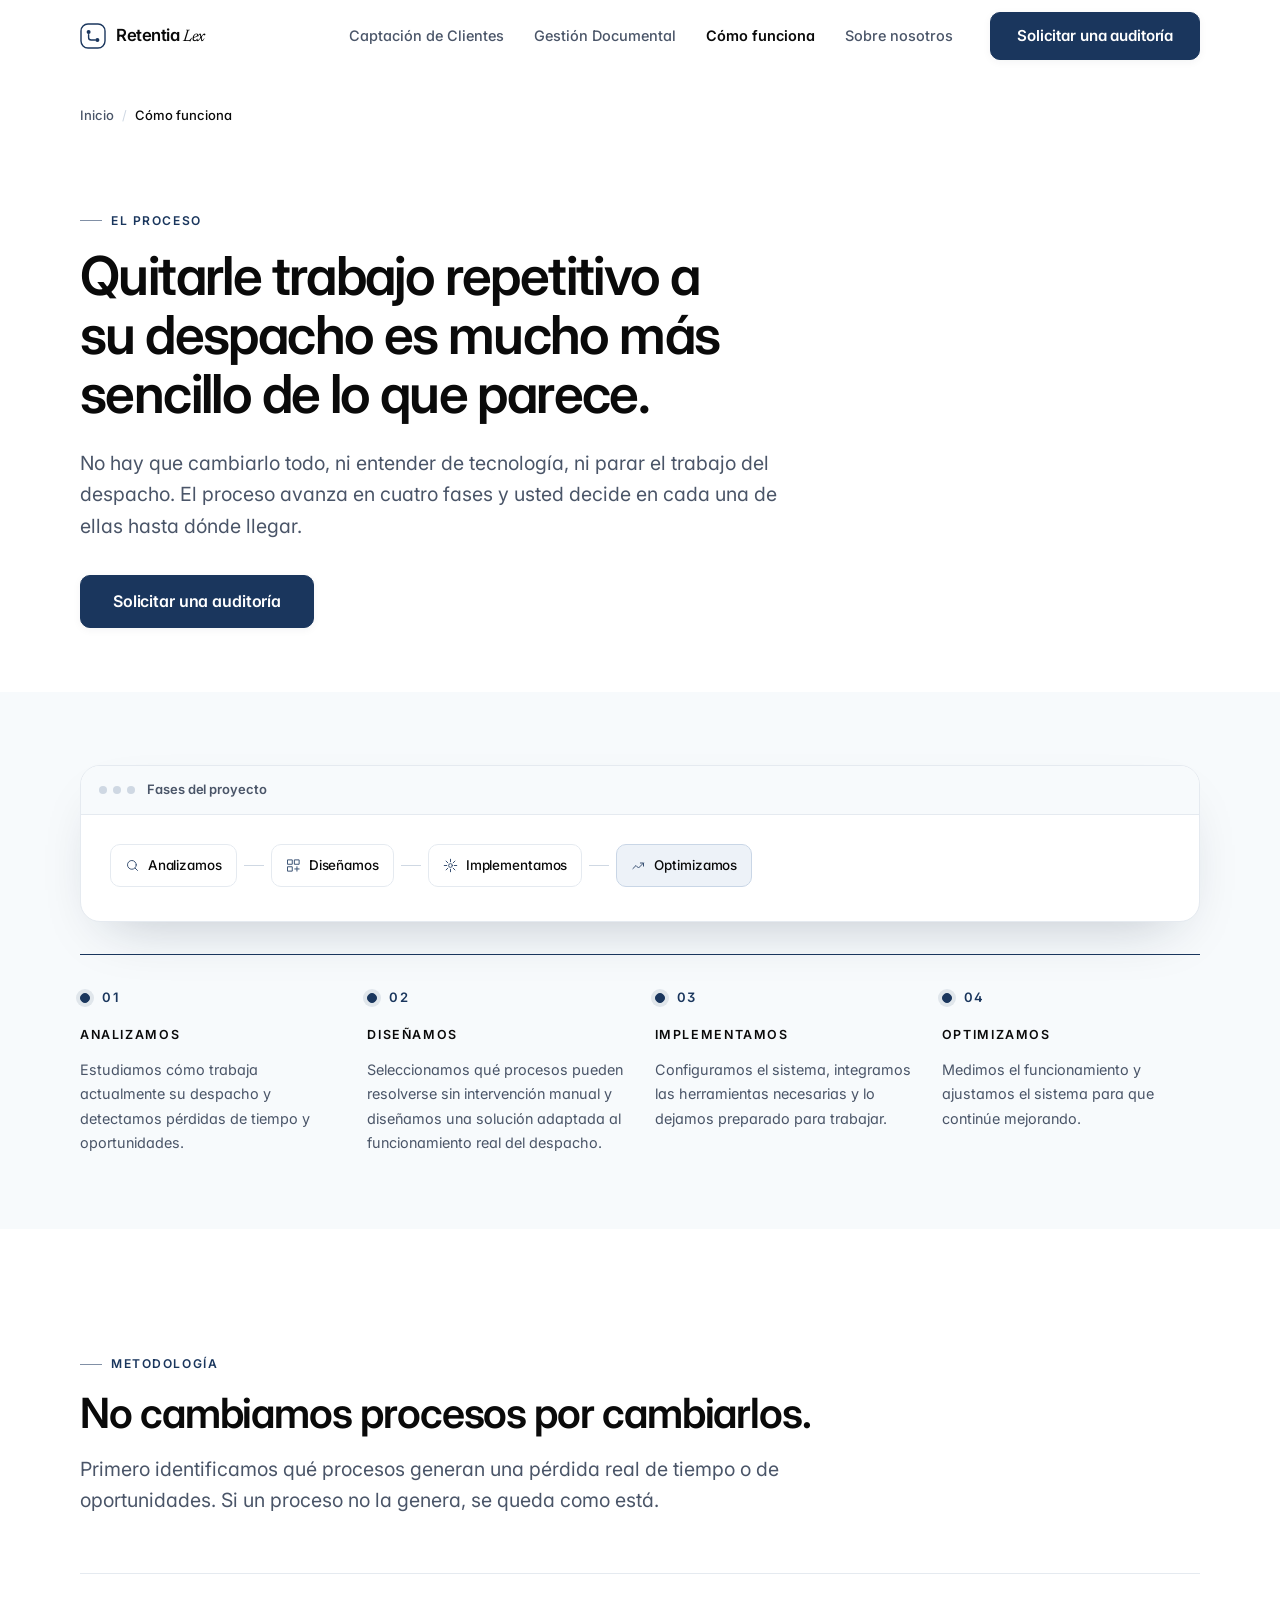
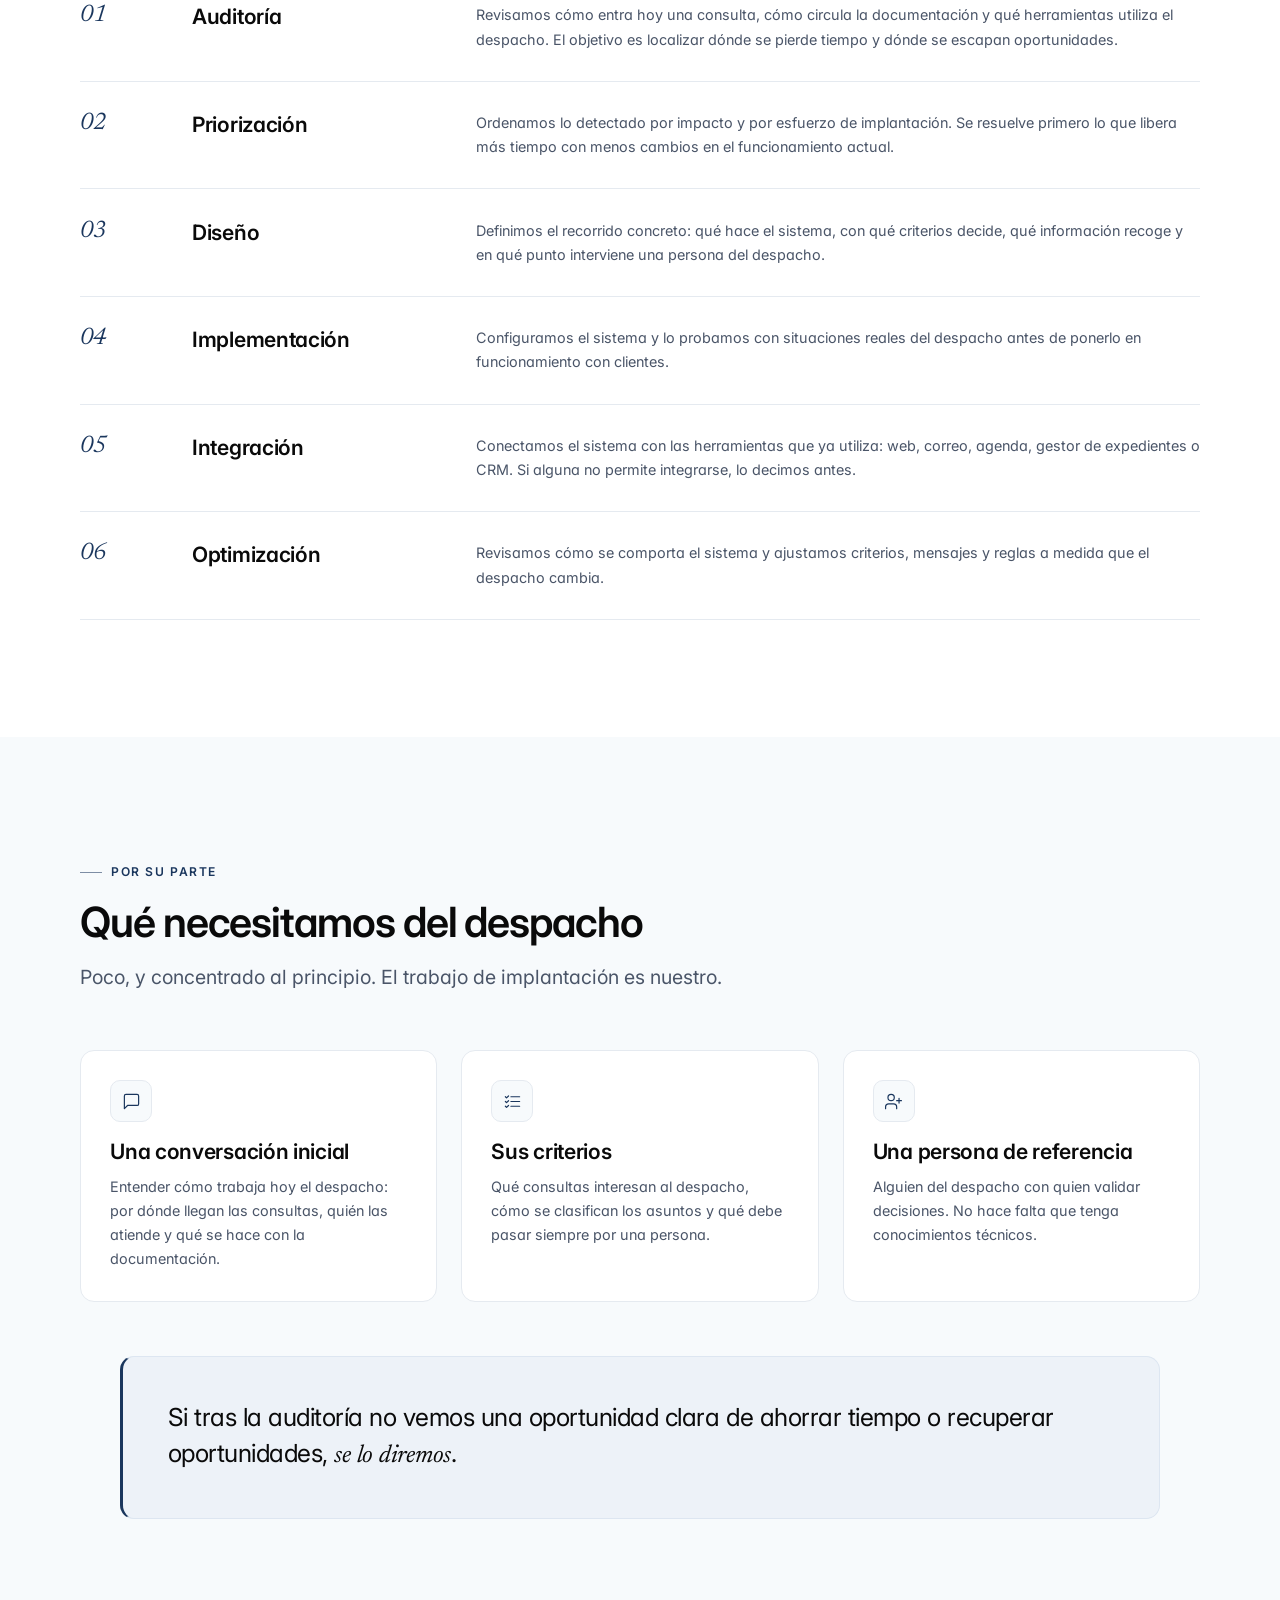
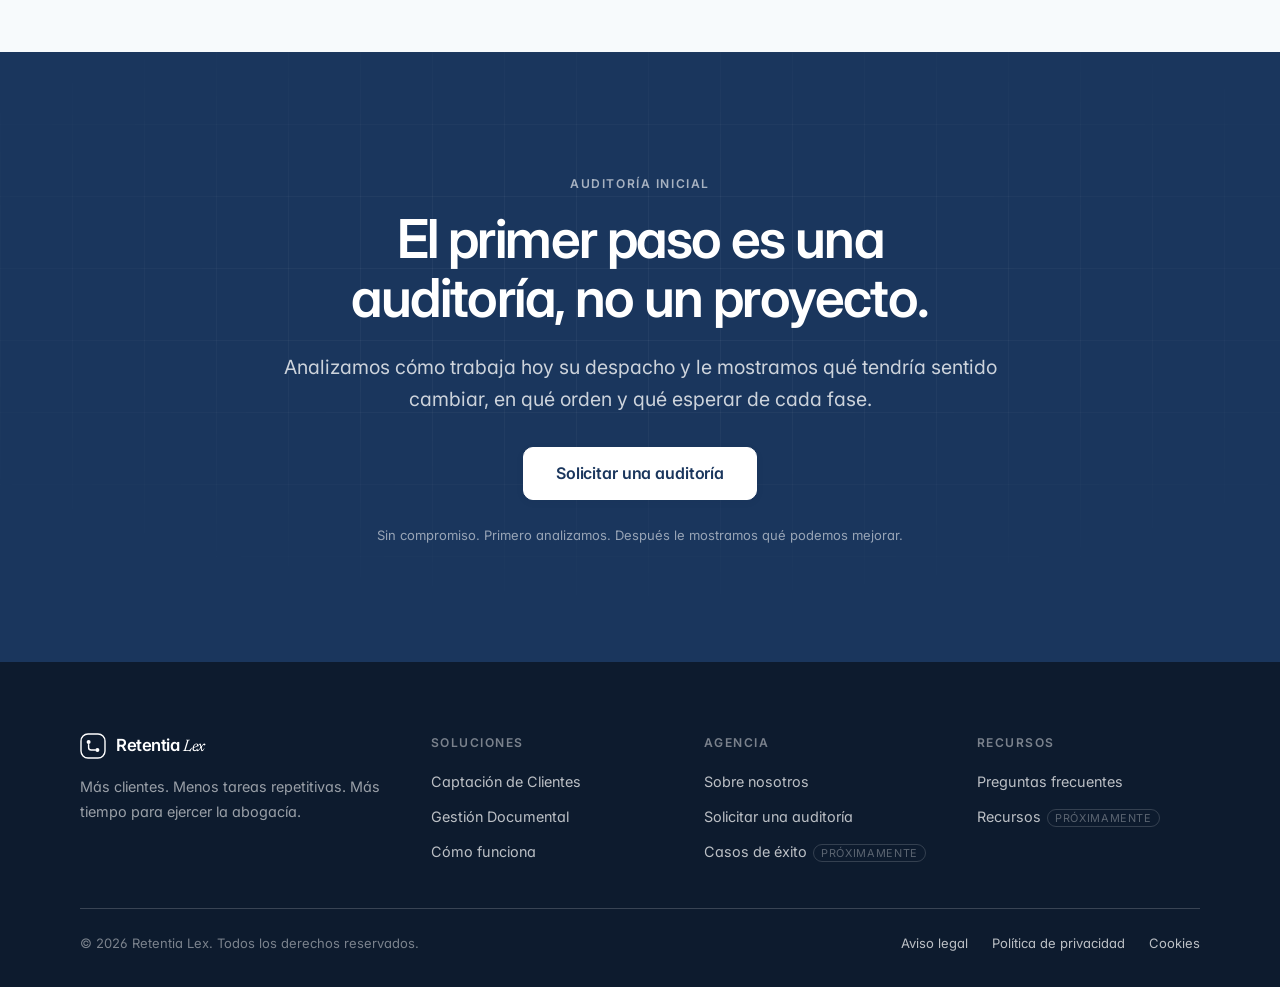
<file: como-funciona.html>
<!DOCTYPE html>
<html lang="es" class="no-js">
<head>
<meta charset="utf-8">
<meta name="viewport" content="width=device-width, initial-scale=1">
<title>Cómo funciona nuestro proceso de trabajo | Retentia Lex</title>
<meta name="description" content="Auditoría, priorización, diseño, implementación, integración y optimización: así ponemos en marcha los procesos de un despacho, paso a paso.">
<link rel="canonical" href="https://retentialex.com/como-funciona.html">
<meta name="robots" content="index, follow, max-image-preview:large">
<meta name="theme-color" content="#1A365D">
<meta name="author" content="Retentia Lex">

<meta property="og:type" content="website">
<meta property="og:locale" content="es_ES">
<meta property="og:site_name" content="Retentia Lex">
<meta property="og:title" content="Cómo funciona nuestro proceso de trabajo | Retentia Lex">
<meta property="og:description" content="Auditoría, priorización, diseño, implementación, integración y optimización: así ponemos en marcha los procesos de un despacho, paso a paso.">
<meta property="og:url" content="https://retentialex.com/como-funciona.html">
<meta property="og:image" content="https://retentialex.com/assets/img/og-cover.png">
<meta property="og:image:width" content="1200">
<meta property="og:image:height" content="630">
<meta name="twitter:card" content="summary_large_image">
<meta name="twitter:title" content="Cómo funciona nuestro proceso de trabajo | Retentia Lex">
<meta name="twitter:description" content="Auditoría, priorización, diseño, implementación, integración y optimización: así ponemos en marcha los procesos de un despacho, paso a paso.">
<meta name="twitter:image" content="https://retentialex.com/assets/img/og-cover.png">

<link rel="icon" href="assets/img/favicon.svg" type="image/svg+xml">
<link rel="apple-touch-icon" href="assets/img/apple-touch-icon.png">
<link rel="manifest" href="site.webmanifest">

<link rel="preconnect" href="https://fonts.googleapis.com">
<link rel="preconnect" href="https://fonts.gstatic.com" crossorigin>
<link rel="stylesheet" href="https://fonts.googleapis.com/css2?family=Inter:wght@400;500;600;700&family=Newsreader:ital,opsz,wght@1,6..72,400;1,6..72,500&display=swap">
<link rel="stylesheet" href="assets/css/styles.css">
<script src="assets/js/config.js"></script>
<script type="application/ld+json">
{
  "@context": "https://schema.org",
  "@graph": [
    {
      "@type": "HowTo",
      "name": "Como trabajamos con un despacho de abogados",
      "description": "Proceso de trabajo de Retentia Lex: auditoria, priorizacion, diseno, implementacion, integracion y optimizacion.",
      "step": [
        { "@type": "HowToStep", "position": 1, "name": "Auditoria", "text": "Revisamos como entra hoy una consulta, como circula la documentacion y que herramientas utiliza el despacho." },
        { "@type": "HowToStep", "position": 2, "name": "Priorizacion", "text": "Ordenamos lo detectado por impacto y esfuerzo." },
        { "@type": "HowToStep", "position": 3, "name": "Diseno", "text": "Definimos el recorrido concreto de cada sistema y en que punto interviene una persona." },
        { "@type": "HowToStep", "position": 4, "name": "Implementacion", "text": "Configuramos y probamos el sistema con casos reales del despacho." },
        { "@type": "HowToStep", "position": 5, "name": "Integracion", "text": "Conectamos el sistema con las herramientas que el despacho ya utiliza." },
        { "@type": "HowToStep", "position": 6, "name": "Optimizacion", "text": "Revisamos el funcionamiento y ajustamos criterios y reglas." }
      ]
    },
    {
      "@type": "BreadcrumbList",
      "itemListElement": [
        { "@type": "ListItem", "position": 1, "name": "Inicio", "item": "https://retentialex.com/" },
        { "@type": "ListItem", "position": 2, "name": "Como funciona", "item": "https://retentialex.com/como-funciona.html" }
      ]
    }
  ]
}
</script>
</head>
<body>
<a class="skip-link" href="#main">Saltar al contenido principal</a>
<header class="site-header">
  <div class="container site-header__inner">
    <a class="logo" href="index.html" aria-label="Retentia Lex, ir al inicio">
      <svg class="logo__mark" width="26" height="26" viewBox="0 0 26 26" fill="none" aria-hidden="true" focusable="false">
        <rect x="1" y="1" width="24" height="24" rx="7" stroke="currentColor" stroke-width="1.4"/>
        <circle cx="8.6" cy="9" r="2" fill="currentColor"/>
        <circle cx="17.4" cy="17" r="2" fill="currentColor"/>
        <path d="M8.6 11.6v2.9a2.5 2.5 0 0 0 2.5 2.5h4.2" stroke="currentColor" stroke-width="1.4" stroke-linecap="round"/>
      </svg>
      <span class="logo__text">Retentia&nbsp;<em>Lex</em></span>
    </a>

    <nav class="nav" id="primary-nav" aria-label="Navegación principal">
      <ul class="nav__list">
        <li><a class="nav__link" href="automatizacion-clientes.html">Captación de Clientes</a></li>
        <li><a class="nav__link" href="gestion-documental.html">Gestión Documental</a></li>
        <li><a class="nav__link" href="como-funciona.html">Cómo funciona</a></li>
        <li><a class="nav__link" href="sobre-nosotros.html">Sobre nosotros</a></li>
      </ul>
      <a class="btn btn--primary btn--block nav__cta-mobile" href="contacto.html" data-cta="nav-movil">Solicitar una auditoría</a>
    </nav>

    <div class="header__actions">
      <a class="btn btn--primary header__cta-desktop" href="contacto.html" data-cta="cabecera">Solicitar una auditoría</a>
      <a class="btn btn--primary btn--sm header__cta-mobile" href="contacto.html" data-cta="cabecera-movil">Auditoría</a>
      <button class="nav-toggle" type="button" aria-expanded="false" aria-controls="primary-nav" aria-label="Abrir menú de navegación">
        <span class="nav-toggle__bars" aria-hidden="true"><span></span><span></span><span></span></span>
      </button>
    </div>
  </div>
</header>
<main id="main">
<nav class="breadcrumb container" aria-label="Ruta de navegación">
  <ol>
    <li><a href="index.html">Inicio</a></li>
    <li><span aria-current="page">Cómo funciona</span></li>
  </ol>
</nav>

<!-- ============ HERO ============ -->
<section class="section page-hero" aria-labelledby="cf-title">
  <div class="container">
    <div class="page-hero__copy">
      <p class="eyebrow">El proceso</p>
      <h1 class="t-h1 page-hero__title" id="cf-title">Quitarle trabajo repetitivo a su despacho es mucho más sencillo de lo que parece.</h1>
      <p class="t-lead maxw-60">No hay que cambiarlo todo, ni entender de tecnología, ni parar el trabajo del despacho. El proceso avanza en cuatro fases y usted decide en cada una de ellas hasta dónde llegar.</p>
      <div class="btn-group mt-6">
        <a class="btn btn--primary btn--lg" href="contacto.html" data-cta="hero-como-funciona">Solicitar una auditoría</a>
      </div>
    </div>
  </div>
</section>

<!-- ============ LAS CUATRO FASES ============ -->
<section class="section section--platinum section--tight" aria-labelledby="cf-fases-title">
  <div class="container">
    <h2 class="visually-hidden" id="cf-fases-title">Las cuatro fases del proceso</h2>

    <div class="ui-panel mb-6 reveal">
      <div class="ui-panel__bar">
        <span class="ui-panel__dots" aria-hidden="true"><span></span><span></span><span></span></span>
        <span class="ui-panel__title">Fases del proyecto</span>
      </div>
      <div class="ui-panel__body">
        <div class="flow flow--animated flow--wide">
          <ol class="flow__track">
            <li class="flow__node" style="--i:0"><span class="flow__chip"><svg width="15" height="15" viewBox="0 0 24 24" fill="none" stroke="currentColor" stroke-width="1.6" stroke-linecap="round" stroke-linejoin="round" aria-hidden="true"><circle cx="11" cy="11" r="7"/><path d="m20 20-3.6-3.6"/></svg>Analizamos</span></li>
            <li class="flow__node" style="--i:1"><span class="flow__chip"><svg width="15" height="15" viewBox="0 0 24 24" fill="none" stroke="currentColor" stroke-width="1.6" stroke-linecap="round" stroke-linejoin="round" aria-hidden="true"><path d="M3 3h7v7H3zM14 3h7v7h-7zM3 14h7v7H3z"/><path d="M14 17.5h7M17.5 14v7"/></svg>Diseñamos</span></li>
            <li class="flow__node" style="--i:2"><span class="flow__chip"><svg width="15" height="15" viewBox="0 0 24 24" fill="none" stroke="currentColor" stroke-width="1.6" stroke-linecap="round" stroke-linejoin="round" aria-hidden="true"><path d="M12 2v4M12 18v4M4.9 4.9l2.9 2.9M16.2 16.2l2.9 2.9M2 12h4M18 12h4M4.9 19.1l2.9-2.9M16.2 7.8l2.9-2.9"/><circle cx="12" cy="12" r="3"/></svg>Implementamos</span></li>
            <li class="flow__node" style="--i:3"><span class="flow__chip flow__chip--outcome"><svg width="15" height="15" viewBox="0 0 24 24" fill="none" stroke="currentColor" stroke-width="1.6" stroke-linecap="round" stroke-linejoin="round" aria-hidden="true"><path d="M3 17l5-5 4 4 8-8"/><path d="M15 8h5v5"/></svg>Optimizamos</span></li>
          </ol>
        </div>
      </div>
    </div>

    <div class="steps" data-steps>
      <div class="steps__rail" aria-hidden="true"><span class="steps__rail-fill"></span></div>
      <ol class="steps__list">
        <li class="step">
          <div class="step__marker"><span class="step__dot" aria-hidden="true"></span><span class="step__num">01</span></div>
          <h3 class="step__name">Analizamos</h3>
          <p class="step__text">Estudiamos cómo trabaja actualmente su despacho y detectamos pérdidas de tiempo y oportunidades.</p>
        </li>
        <li class="step">
          <div class="step__marker"><span class="step__dot" aria-hidden="true"></span><span class="step__num">02</span></div>
          <h3 class="step__name">Diseñamos</h3>
          <p class="step__text">Seleccionamos qué procesos pueden resolverse sin intervención manual y diseñamos una solución adaptada al funcionamiento real del despacho.</p>
        </li>
        <li class="step">
          <div class="step__marker"><span class="step__dot" aria-hidden="true"></span><span class="step__num">03</span></div>
          <h3 class="step__name">Implementamos</h3>
          <p class="step__text">Configuramos el sistema, integramos las herramientas necesarias y lo dejamos preparado para trabajar.</p>
        </li>
        <li class="step">
          <div class="step__marker"><span class="step__dot" aria-hidden="true"></span><span class="step__num">04</span></div>
          <h3 class="step__name">Optimizamos</h3>
          <p class="step__text">Medimos el funcionamiento y ajustamos el sistema para que continúe mejorando.</p>
        </li>
      </ol>
    </div>
  </div>
</section>

<!-- ============ METODOLOGÍA ============ -->
<section class="section" aria-labelledby="cf-metodo-title">
  <div class="container">
    <div class="section-head">
      <p class="eyebrow">Metodología</p>
      <h2 class="t-h2" id="cf-metodo-title">No cambiamos procesos por cambiarlos.</h2>
      <p class="t-lead">Primero identificamos qué procesos generan una pérdida real de tiempo o de oportunidades. Si un proceso no la genera, se queda como está.</p>
    </div>

    <ol class="method-list" data-reveal-group>
      <li class="method-item reveal">
        <span class="method-item__num" aria-hidden="true">01</span>
        <h3 class="t-h3">Auditoría</h3>
        <p class="method-item__text">Revisamos cómo entra hoy una consulta, cómo circula la documentación y qué herramientas utiliza el despacho. El objetivo es localizar dónde se pierde tiempo y dónde se escapan oportunidades.</p>
      </li>
      <li class="method-item reveal">
        <span class="method-item__num" aria-hidden="true">02</span>
        <h3 class="t-h3">Priorización</h3>
        <p class="method-item__text">Ordenamos lo detectado por impacto y por esfuerzo de implantación. Se resuelve primero lo que libera más tiempo con menos cambios en el funcionamiento actual.</p>
      </li>
      <li class="method-item reveal">
        <span class="method-item__num" aria-hidden="true">03</span>
        <h3 class="t-h3">Diseño</h3>
        <p class="method-item__text">Definimos el recorrido concreto: qué hace el sistema, con qué criterios decide, qué información recoge y en qué punto interviene una persona del despacho.</p>
      </li>
      <li class="method-item reveal">
        <span class="method-item__num" aria-hidden="true">04</span>
        <h3 class="t-h3">Implementación</h3>
        <p class="method-item__text">Configuramos el sistema y lo probamos con situaciones reales del despacho antes de ponerlo en funcionamiento con clientes.</p>
      </li>
      <li class="method-item reveal">
        <span class="method-item__num" aria-hidden="true">05</span>
        <h3 class="t-h3">Integración</h3>
        <p class="method-item__text">Conectamos el sistema con las herramientas que ya utiliza: web, correo, agenda, gestor de expedientes o CRM. Si alguna no permite integrarse, lo decimos antes.</p>
      </li>
      <li class="method-item reveal">
        <span class="method-item__num" aria-hidden="true">06</span>
        <h3 class="t-h3">Optimización</h3>
        <p class="method-item__text">Revisamos cómo se comporta el sistema y ajustamos criterios, mensajes y reglas a medida que el despacho cambia.</p>
      </li>
    </ol>
  </div>
</section>

<!-- ============ QUÉ NECESITAMOS ============ -->
<section class="section section--platinum" aria-labelledby="cf-necesitamos-title">
  <div class="container">
    <div class="section-head">
      <p class="eyebrow">Por su parte</p>
      <h2 class="t-h2" id="cf-necesitamos-title">Qué necesitamos del despacho</h2>
      <p class="t-lead">Poco, y concentrado al principio. El trabajo de implantación es nuestro.</p>
    </div>

    <div class="grid grid--3" data-reveal-group>
      <article class="card card--hover reveal">
        <span class="icon-box" aria-hidden="true"><svg width="19" height="19" viewBox="0 0 24 24" fill="none" stroke="currentColor" stroke-width="1.5" stroke-linecap="round" stroke-linejoin="round"><path d="M21 15a2 2 0 0 1-2 2H7l-4 4V5a2 2 0 0 1 2-2h14a2 2 0 0 1 2 2z"/></svg></span>
        <h3 class="t-h3 card__title">Una conversación inicial</h3>
        <p class="card__text">Entender cómo trabaja hoy el despacho: por dónde llegan las consultas, quién las atiende y qué se hace con la documentación.</p>
      </article>
      <article class="card card--hover reveal">
        <span class="icon-box" aria-hidden="true"><svg width="19" height="19" viewBox="0 0 24 24" fill="none" stroke="currentColor" stroke-width="1.5" stroke-linecap="round" stroke-linejoin="round"><path d="M10 6h11M10 12h11M10 18h11"/><path d="m3 6 1.5 1.5L7 5M3 12l1.5 1.5L7 11M3 18l1.5 1.5L7 17"/></svg></span>
        <h3 class="t-h3 card__title">Sus criterios</h3>
        <p class="card__text">Qué consultas interesan al despacho, cómo se clasifican los asuntos y qué debe pasar siempre por una persona.</p>
      </article>
      <article class="card card--hover reveal">
        <span class="icon-box" aria-hidden="true"><svg width="19" height="19" viewBox="0 0 24 24" fill="none" stroke="currentColor" stroke-width="1.5" stroke-linecap="round" stroke-linejoin="round"><path d="M16 21v-2a4 4 0 0 0-4-4H6a4 4 0 0 0-4 4v2"/><circle cx="9" cy="7" r="4"/><path d="M19 8v6M22 11h-6"/></svg></span>
        <h3 class="t-h3 card__title">Una persona de referencia</h3>
        <p class="card__text">Alguien del despacho con quien validar decisiones. No hace falta que tenga conocimientos técnicos.</p>
      </article>
    </div>

    <blockquote class="pullquote reveal">
      <p>Si tras la auditoría no vemos una oportunidad clara de ahorrar tiempo o recuperar oportunidades, <span class="serif">se lo diremos</span>.</p>
    </blockquote>
  </div>
</section>
<section class="section section--sapphire" aria-labelledby="cta-final-title">
  <div class="container container--narrow text-center">
    <p class="eyebrow eyebrow--plain">Auditoría inicial</p>
    <h2 class="t-h1 reveal" id="cta-final-title">El primer paso es una auditoría, no un proyecto.</h2>
    <p class="t-lead mt-5 mx-auto maxw-60 reveal">Analizamos cómo trabaja hoy su despacho y le mostramos qué tendría sentido cambiar, en qué orden y qué esperar de cada fase.</p>
    <div class="btn-group mt-6" style="justify-content:center">
      <a class="btn btn--primary btn--lg" href="contacto.html" data-cta="cta-final-como-funciona">Solicitar una auditoría</a>
    </div>
    <p class="t-micro mt-5">Sin compromiso. Primero analizamos. Después le mostramos qué podemos mejorar.</p>
  </div>
</section>
</main>
<footer class="site-footer">
  <div class="container">
    <div class="footer__top">
      <div class="footer__brand">
        <a class="logo" href="index.html" aria-label="Retentia Lex, ir al inicio">
          <svg class="logo__mark" width="26" height="26" viewBox="0 0 26 26" fill="none" aria-hidden="true" focusable="false">
            <rect x="1" y="1" width="24" height="24" rx="7" stroke="currentColor" stroke-width="1.4"/>
            <circle cx="8.6" cy="9" r="2" fill="currentColor"/>
            <circle cx="17.4" cy="17" r="2" fill="currentColor"/>
            <path d="M8.6 11.6v2.9a2.5 2.5 0 0 0 2.5 2.5h4.2" stroke="currentColor" stroke-width="1.4" stroke-linecap="round"/>
          </svg>
          <span class="logo__text">Retentia&nbsp;<em>Lex</em></span>
        </a>
        <p class="footer__tagline">Más clientes. Menos tareas repetitivas. Más tiempo para ejercer la abogacía.</p>
      </div>

      <div>
        <h2 class="footer__col-title">Soluciones</h2>
        <ul class="footer__links">
          <li><a href="automatizacion-clientes.html">Captación de Clientes</a></li>
          <li><a href="gestion-documental.html">Gestión Documental</a></li>
          <li><a href="como-funciona.html">Cómo funciona</a></li>
        </ul>
      </div>

      <div>
        <h2 class="footer__col-title">Agencia</h2>
        <ul class="footer__links">
          <li><a href="sobre-nosotros.html">Sobre nosotros</a></li>
          <li><a href="contacto.html">Solicitar una auditoría</a></li>
          <li><a href="casos-de-exito.html">Casos de éxito<span class="footer__soon">Próximamente</span></a></li>
        </ul>
      </div>

      <div>
        <h2 class="footer__col-title">Recursos</h2>
        <ul class="footer__links">
          <li><a href="preguntas-frecuentes.html">Preguntas frecuentes</a></li>
          <li><a href="recursos.html">Recursos<span class="footer__soon">Próximamente</span></a></li>
        </ul>
      </div>
    </div>

    <div class="footer__bottom">
      <p>&copy; <span data-year>2026</span> Retentia Lex. Todos los derechos reservados.</p>
      <nav class="footer__legal" aria-label="Enlaces legales">
        <a href="aviso-legal.html">Aviso legal</a>
        <a href="politica-privacidad.html">Política de privacidad</a>
        <a href="cookies.html">Cookies</a>
      </nav>
    </div>
  </div>
</footer>
<div class="mobile-cta">
  <a class="btn btn--primary btn--block" href="contacto.html" data-cta="barra-movil">Solicitar una auditoría</a>
</div>
<script src="assets/js/main.js" defer></script>
</body>
</html>
</file>
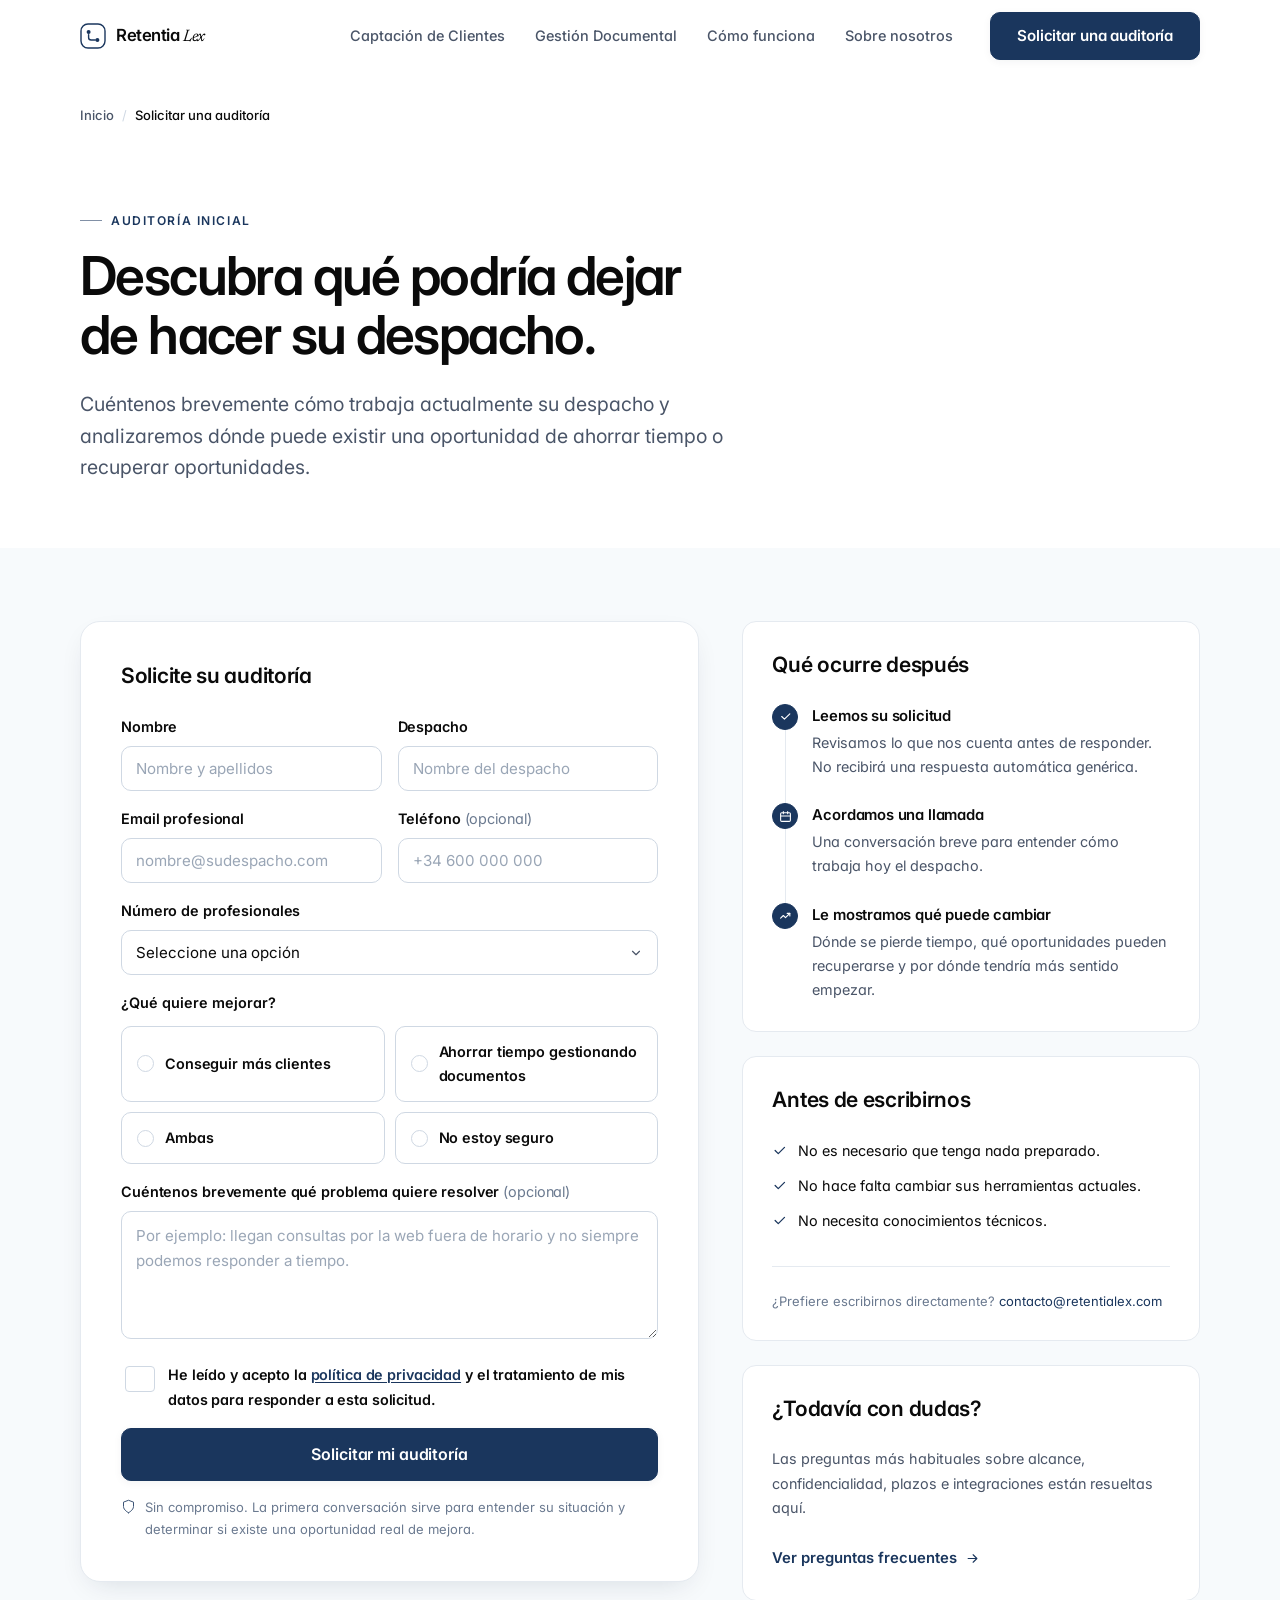
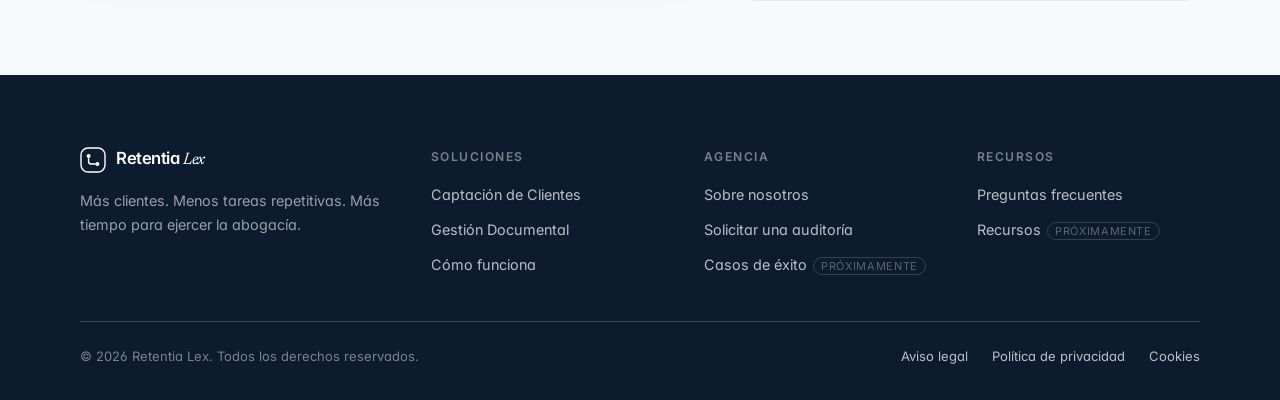
<file: contacto.html>
<!DOCTYPE html>
<html lang="es" class="no-js">
<head>
<meta charset="utf-8">
<meta name="viewport" content="width=device-width, initial-scale=1">
<title>Solicitar una auditoría para su despacho | Retentia Lex</title>
<meta name="description" content="Cuéntenos cómo trabaja su despacho y analizaremos dónde puede ahorrar tiempo o recuperar oportunidades. Auditoría inicial sin compromiso.">
<link rel="canonical" href="https://retentialex.com/contacto.html">
<meta name="robots" content="index, follow, max-image-preview:large">
<meta name="theme-color" content="#1A365D">
<meta name="author" content="Retentia Lex">

<meta property="og:type" content="website">
<meta property="og:locale" content="es_ES">
<meta property="og:site_name" content="Retentia Lex">
<meta property="og:title" content="Solicitar una auditoría para su despacho | Retentia Lex">
<meta property="og:description" content="Cuéntenos cómo trabaja su despacho y analizaremos dónde puede ahorrar tiempo o recuperar oportunidades. Auditoría inicial sin compromiso.">
<meta property="og:url" content="https://retentialex.com/contacto.html">
<meta property="og:image" content="https://retentialex.com/assets/img/og-cover.png">
<meta property="og:image:width" content="1200">
<meta property="og:image:height" content="630">
<meta name="twitter:card" content="summary_large_image">
<meta name="twitter:title" content="Solicitar una auditoría para su despacho | Retentia Lex">
<meta name="twitter:description" content="Cuéntenos cómo trabaja su despacho y analizaremos dónde puede ahorrar tiempo o recuperar oportunidades. Auditoría inicial sin compromiso.">
<meta name="twitter:image" content="https://retentialex.com/assets/img/og-cover.png">

<link rel="icon" href="assets/img/favicon.svg" type="image/svg+xml">
<link rel="apple-touch-icon" href="assets/img/apple-touch-icon.png">
<link rel="manifest" href="site.webmanifest">

<link rel="preconnect" href="https://fonts.googleapis.com">
<link rel="preconnect" href="https://fonts.gstatic.com" crossorigin>
<link rel="stylesheet" href="https://fonts.googleapis.com/css2?family=Inter:wght@400;500;600;700&family=Newsreader:ital,opsz,wght@1,6..72,400;1,6..72,500&display=swap">
<link rel="stylesheet" href="assets/css/styles.css">
<script src="assets/js/config.js"></script>
<script type="application/ld+json">
{
  "@context": "https://schema.org",
  "@graph": [
    {
      "@type": "ContactPage",
      "name": "Solicitar una auditoria de eficiencia",
      "url": "https://retentialex.com/contacto.html",
      "about": { "@type": "Organization", "name": "Retentia Lex" }
    },
    {
      "@type": "BreadcrumbList",
      "itemListElement": [
        { "@type": "ListItem", "position": 1, "name": "Inicio", "item": "https://retentialex.com/" },
        { "@type": "ListItem", "position": 2, "name": "Solicitar una auditoria", "item": "https://retentialex.com/contacto.html" }
      ]
    }
  ]
}
</script>
</head>
<body>
<a class="skip-link" href="#main">Saltar al contenido principal</a>
<header class="site-header">
  <div class="container site-header__inner">
    <a class="logo" href="index.html" aria-label="Retentia Lex, ir al inicio">
      <svg class="logo__mark" width="26" height="26" viewBox="0 0 26 26" fill="none" aria-hidden="true" focusable="false">
        <rect x="1" y="1" width="24" height="24" rx="7" stroke="currentColor" stroke-width="1.4"/>
        <circle cx="8.6" cy="9" r="2" fill="currentColor"/>
        <circle cx="17.4" cy="17" r="2" fill="currentColor"/>
        <path d="M8.6 11.6v2.9a2.5 2.5 0 0 0 2.5 2.5h4.2" stroke="currentColor" stroke-width="1.4" stroke-linecap="round"/>
      </svg>
      <span class="logo__text">Retentia&nbsp;<em>Lex</em></span>
    </a>

    <nav class="nav" id="primary-nav" aria-label="Navegación principal">
      <ul class="nav__list">
        <li><a class="nav__link" href="automatizacion-clientes.html">Captación de Clientes</a></li>
        <li><a class="nav__link" href="gestion-documental.html">Gestión Documental</a></li>
        <li><a class="nav__link" href="como-funciona.html">Cómo funciona</a></li>
        <li><a class="nav__link" href="sobre-nosotros.html">Sobre nosotros</a></li>
      </ul>
      <a class="btn btn--primary btn--block nav__cta-mobile" href="contacto.html" data-cta="nav-movil">Solicitar una auditoría</a>
    </nav>

    <div class="header__actions">
      <a class="btn btn--primary header__cta-desktop" href="contacto.html" data-cta="cabecera">Solicitar una auditoría</a>
      <a class="btn btn--primary btn--sm header__cta-mobile" href="contacto.html" data-cta="cabecera-movil">Auditoría</a>
      <button class="nav-toggle" type="button" aria-expanded="false" aria-controls="primary-nav" aria-label="Abrir menú de navegación">
        <span class="nav-toggle__bars" aria-hidden="true"><span></span><span></span><span></span></span>
      </button>
    </div>
  </div>
</header>
<main id="main">
<nav class="breadcrumb container" aria-label="Ruta de navegación">
  <ol>
    <li><a href="index.html">Inicio</a></li>
    <li><span aria-current="page">Solicitar una auditoría</span></li>
  </ol>
</nav>

<!-- ============ HERO ============ -->
<section class="section page-hero section--tight" aria-labelledby="ct-title">
  <div class="container">
    <div class="page-hero__copy">
      <p class="eyebrow">Auditoría inicial</p>
      <h1 class="t-h1 page-hero__title" id="ct-title">Descubra qué podría dejar de hacer su despacho.</h1>
      <p class="t-lead maxw-60">Cuéntenos brevemente cómo trabaja actualmente su despacho y analizaremos dónde puede existir una oportunidad de ahorrar tiempo o recuperar oportunidades.</p>
    </div>
  </div>
</section>

<!-- ============ FORMULARIO ============ -->
<section class="section section--platinum section--tight" aria-labelledby="ct-form-title">
  <div class="container">
    <div class="form-layout">

      <div class="form-panel">
        <h2 class="t-h3 mb-5" id="ct-form-title">Solicite su auditoría</h2>

        <form id="form-auditoria" data-form data-success-url="gracias.html" novalidate>
          <div class="form-grid">
            <div class="field">
              <label for="nombre">Nombre</label>
              <input type="text" id="nombre" name="nombre" autocomplete="name" required aria-describedby="err-nombre" placeholder="Nombre y apellidos">
              <span class="error-msg" id="err-nombre" role="alert"></span>
            </div>

            <div class="field">
              <label for="despacho">Despacho</label>
              <input type="text" id="despacho" name="despacho" autocomplete="organization" required aria-describedby="err-despacho" placeholder="Nombre del despacho">
              <span class="error-msg" id="err-despacho" role="alert"></span>
            </div>

            <div class="field">
              <label for="email">Email profesional</label>
              <input type="email" id="email" name="email" autocomplete="email" required aria-describedby="err-email" placeholder="nombre@sudespacho.com">
              <span class="error-msg" id="err-email" role="alert"></span>
            </div>

            <div class="field">
              <label for="telefono">Teléfono <span class="optional">(opcional)</span></label>
              <input type="tel" id="telefono" name="telefono" autocomplete="tel" aria-describedby="err-telefono" placeholder="+34 600 000 000">
              <span class="error-msg" id="err-telefono" role="alert"></span>
            </div>

            <div class="field field--full">
              <label for="profesionales">Número de profesionales</label>
              <select id="profesionales" name="profesionales" required aria-describedby="err-profesionales">
                <option value="">Seleccione una opción</option>
                <option value="1">1 profesional</option>
                <option value="2-5">Entre 2 y 5</option>
                <option value="6-15">Entre 6 y 15</option>
                <option value="16-40">Entre 16 y 40</option>
                <option value="40+">Más de 40</option>
              </select>
              <span class="error-msg" id="err-profesionales" role="alert"></span>
            </div>

            <fieldset class="field field--full" data-required-group aria-describedby="err-objetivo">
              <legend>¿Qué quiere mejorar?</legend>
              <div class="choice-grid">
                <label class="choice">
                  <input type="radio" name="objetivo" value="Conseguir mas clientes" required>
                  <span class="choice__mark" aria-hidden="true"></span>
                  Conseguir más clientes
                </label>
                <label class="choice">
                  <input type="radio" name="objetivo" value="Ahorrar tiempo gestionando documentos" required>
                  <span class="choice__mark" aria-hidden="true"></span>
                  Ahorrar tiempo gestionando documentos
                </label>
                <label class="choice">
                  <input type="radio" name="objetivo" value="Ambas" required>
                  <span class="choice__mark" aria-hidden="true"></span>
                  Ambas
                </label>
                <label class="choice">
                  <input type="radio" name="objetivo" value="No estoy seguro" required>
                  <span class="choice__mark" aria-hidden="true"></span>
                  No estoy seguro
                </label>
              </div>
              <span class="error-msg" id="err-objetivo" role="alert"></span>
            </fieldset>

            <div class="field field--full">
              <label for="mensaje">Cuéntenos brevemente qué problema quiere resolver <span class="optional">(opcional)</span></label>
              <textarea id="mensaje" name="mensaje" aria-describedby="err-mensaje" placeholder="Por ejemplo: llegan consultas por la web fuera de horario y no siempre podemos responder a tiempo."></textarea>
              <span class="error-msg" id="err-mensaje" role="alert"></span>
            </div>
          </div>

          <!-- Campo trampa antispam: invisible para las personas -->
          <div class="visually-hidden" aria-hidden="true">
            <label for="_gotcha">No rellene este campo</label>
            <input type="text" id="_gotcha" name="_gotcha" tabindex="-1" autocomplete="off">
          </div>

          <div class="form-footer">
            <div class="field">
              <label class="form-consent" for="consentimiento">
                <input type="checkbox" id="consentimiento" name="consentimiento" value="si" required aria-describedby="err-consentimiento">
                <span>He leído y acepto la <a href="politica-privacidad.html">política de privacidad</a> y el tratamiento de mis datos para responder a esta solicitud.</span>
              </label>
              <span class="error-msg" id="err-consentimiento" role="alert"></span>
            </div>

            <p class="form-status" role="status" aria-live="polite"></p>

            <button class="btn btn--primary btn--lg btn--block" type="submit" data-cta="formulario-auditoria">Solicitar mi auditoría</button>

            <p class="form-note">
              <svg width="15" height="15" viewBox="0 0 24 24" fill="none" stroke="currentColor" stroke-width="1.6" stroke-linecap="round" stroke-linejoin="round" aria-hidden="true"><path d="M12 22s8-4 8-10V5l-8-3-8 3v7c0 6 8 10 8 10z"/></svg>
              Sin compromiso. La primera conversación sirve para entender su situación y determinar si existe una oportunidad real de mejora.
            </p>
          </div>
        </form>
      </div>

      <aside class="form-aside" aria-labelledby="ct-aside-title">
        <div class="card">
          <h2 class="t-h3 mb-5" id="ct-aside-title">Qué ocurre después</h2>
          <div class="pipeline" style="padding:0">
            <div class="pipeline__step is-on">
              <div class="pipeline__rail" aria-hidden="true">
                <span class="pipeline__bullet"><svg width="13" height="13" viewBox="0 0 24 24" fill="none" stroke="currentColor" stroke-width="2" stroke-linecap="round" stroke-linejoin="round"><path d="m5 12 5 5L20 7"/></svg></span>
                <span class="pipeline__line"></span>
              </div>
              <div class="pipeline__body">
                <h3 class="pipeline__title">Leemos su solicitud</h3>
                <p class="pipeline__text">Revisamos lo que nos cuenta antes de responder. No recibirá una respuesta automática genérica.</p>
              </div>
            </div>
            <div class="pipeline__step is-on">
              <div class="pipeline__rail" aria-hidden="true">
                <span class="pipeline__bullet"><svg width="13" height="13" viewBox="0 0 24 24" fill="none" stroke="currentColor" stroke-width="2" stroke-linecap="round" stroke-linejoin="round"><rect x="3" y="5" width="18" height="16" rx="2"/><path d="M8 3v4M16 3v4M3 11h18"/></svg></span>
                <span class="pipeline__line"></span>
              </div>
              <div class="pipeline__body">
                <h3 class="pipeline__title">Acordamos una llamada</h3>
                <p class="pipeline__text">Una conversación breve para entender cómo trabaja hoy el despacho.</p>
              </div>
            </div>
            <div class="pipeline__step is-on">
              <div class="pipeline__rail" aria-hidden="true">
                <span class="pipeline__bullet"><svg width="13" height="13" viewBox="0 0 24 24" fill="none" stroke="currentColor" stroke-width="2" stroke-linecap="round" stroke-linejoin="round"><path d="M3 17l5-5 4 4 8-8"/><path d="M15 8h5v5"/></svg></span>
              </div>
              <div class="pipeline__body">
                <h3 class="pipeline__title">Le mostramos qué puede cambiar</h3>
                <p class="pipeline__text">Dónde se pierde tiempo, qué oportunidades pueden recuperarse y por dónde tendría más sentido empezar.</p>
              </div>
            </div>
          </div>
        </div>

        <div class="card">
          <h2 class="t-h3 mb-5">Antes de escribirnos</h2>
          <ul class="check-list">
            <li><svg width="15" height="15" viewBox="0 0 24 24" fill="none" stroke="currentColor" stroke-width="2" stroke-linecap="round" stroke-linejoin="round" aria-hidden="true"><path d="m5 12 5 5L20 7"/></svg>No es necesario que tenga nada preparado.</li>
            <li><svg width="15" height="15" viewBox="0 0 24 24" fill="none" stroke="currentColor" stroke-width="2" stroke-linecap="round" stroke-linejoin="round" aria-hidden="true"><path d="m5 12 5 5L20 7"/></svg>No hace falta cambiar sus herramientas actuales.</li>
            <li><svg width="15" height="15" viewBox="0 0 24 24" fill="none" stroke="currentColor" stroke-width="2" stroke-linecap="round" stroke-linejoin="round" aria-hidden="true"><path d="m5 12 5 5L20 7"/></svg>No necesita conocimientos técnicos.</li>
          </ul>
          <hr class="hairline mt-6">
          <p class="t-micro mt-5">¿Prefiere escribirnos directamente? <a href="mailto:contacto@retentialex.com">contacto@retentialex.com</a></p>
        </div>

        <div class="card">
          <h2 class="t-h3 mb-5">¿Todavía con dudas?</h2>
          <p class="card__text mb-5">Las preguntas más habituales sobre alcance, confidencialidad, plazos e integraciones están resueltas aquí.</p>
          <a class="link-arrow" href="preguntas-frecuentes.html" data-cta="contacto-faq">Ver preguntas frecuentes
            <svg width="15" height="15" viewBox="0 0 24 24" fill="none" stroke="currentColor" stroke-width="1.8" stroke-linecap="round" stroke-linejoin="round" aria-hidden="true"><path d="M5 12h14M13 6l6 6-6 6"/></svg>
          </a>
        </div>
      </aside>

    </div>
  </div>
</section>
</main>
<footer class="site-footer">
  <div class="container">
    <div class="footer__top">
      <div class="footer__brand">
        <a class="logo" href="index.html" aria-label="Retentia Lex, ir al inicio">
          <svg class="logo__mark" width="26" height="26" viewBox="0 0 26 26" fill="none" aria-hidden="true" focusable="false">
            <rect x="1" y="1" width="24" height="24" rx="7" stroke="currentColor" stroke-width="1.4"/>
            <circle cx="8.6" cy="9" r="2" fill="currentColor"/>
            <circle cx="17.4" cy="17" r="2" fill="currentColor"/>
            <path d="M8.6 11.6v2.9a2.5 2.5 0 0 0 2.5 2.5h4.2" stroke="currentColor" stroke-width="1.4" stroke-linecap="round"/>
          </svg>
          <span class="logo__text">Retentia&nbsp;<em>Lex</em></span>
        </a>
        <p class="footer__tagline">Más clientes. Menos tareas repetitivas. Más tiempo para ejercer la abogacía.</p>
      </div>

      <div>
        <h2 class="footer__col-title">Soluciones</h2>
        <ul class="footer__links">
          <li><a href="automatizacion-clientes.html">Captación de Clientes</a></li>
          <li><a href="gestion-documental.html">Gestión Documental</a></li>
          <li><a href="como-funciona.html">Cómo funciona</a></li>
        </ul>
      </div>

      <div>
        <h2 class="footer__col-title">Agencia</h2>
        <ul class="footer__links">
          <li><a href="sobre-nosotros.html">Sobre nosotros</a></li>
          <li><a href="contacto.html">Solicitar una auditoría</a></li>
          <li><a href="casos-de-exito.html">Casos de éxito<span class="footer__soon">Próximamente</span></a></li>
        </ul>
      </div>

      <div>
        <h2 class="footer__col-title">Recursos</h2>
        <ul class="footer__links">
          <li><a href="preguntas-frecuentes.html">Preguntas frecuentes</a></li>
          <li><a href="recursos.html">Recursos<span class="footer__soon">Próximamente</span></a></li>
        </ul>
      </div>
    </div>

    <div class="footer__bottom">
      <p>&copy; <span data-year>2026</span> Retentia Lex. Todos los derechos reservados.</p>
      <nav class="footer__legal" aria-label="Enlaces legales">
        <a href="aviso-legal.html">Aviso legal</a>
        <a href="politica-privacidad.html">Política de privacidad</a>
        <a href="cookies.html">Cookies</a>
      </nav>
    </div>
  </div>
</footer>
<script src="assets/js/main.js" defer></script>
<script src="assets/js/forms.js" defer></script>
</body>
</html>
</file>
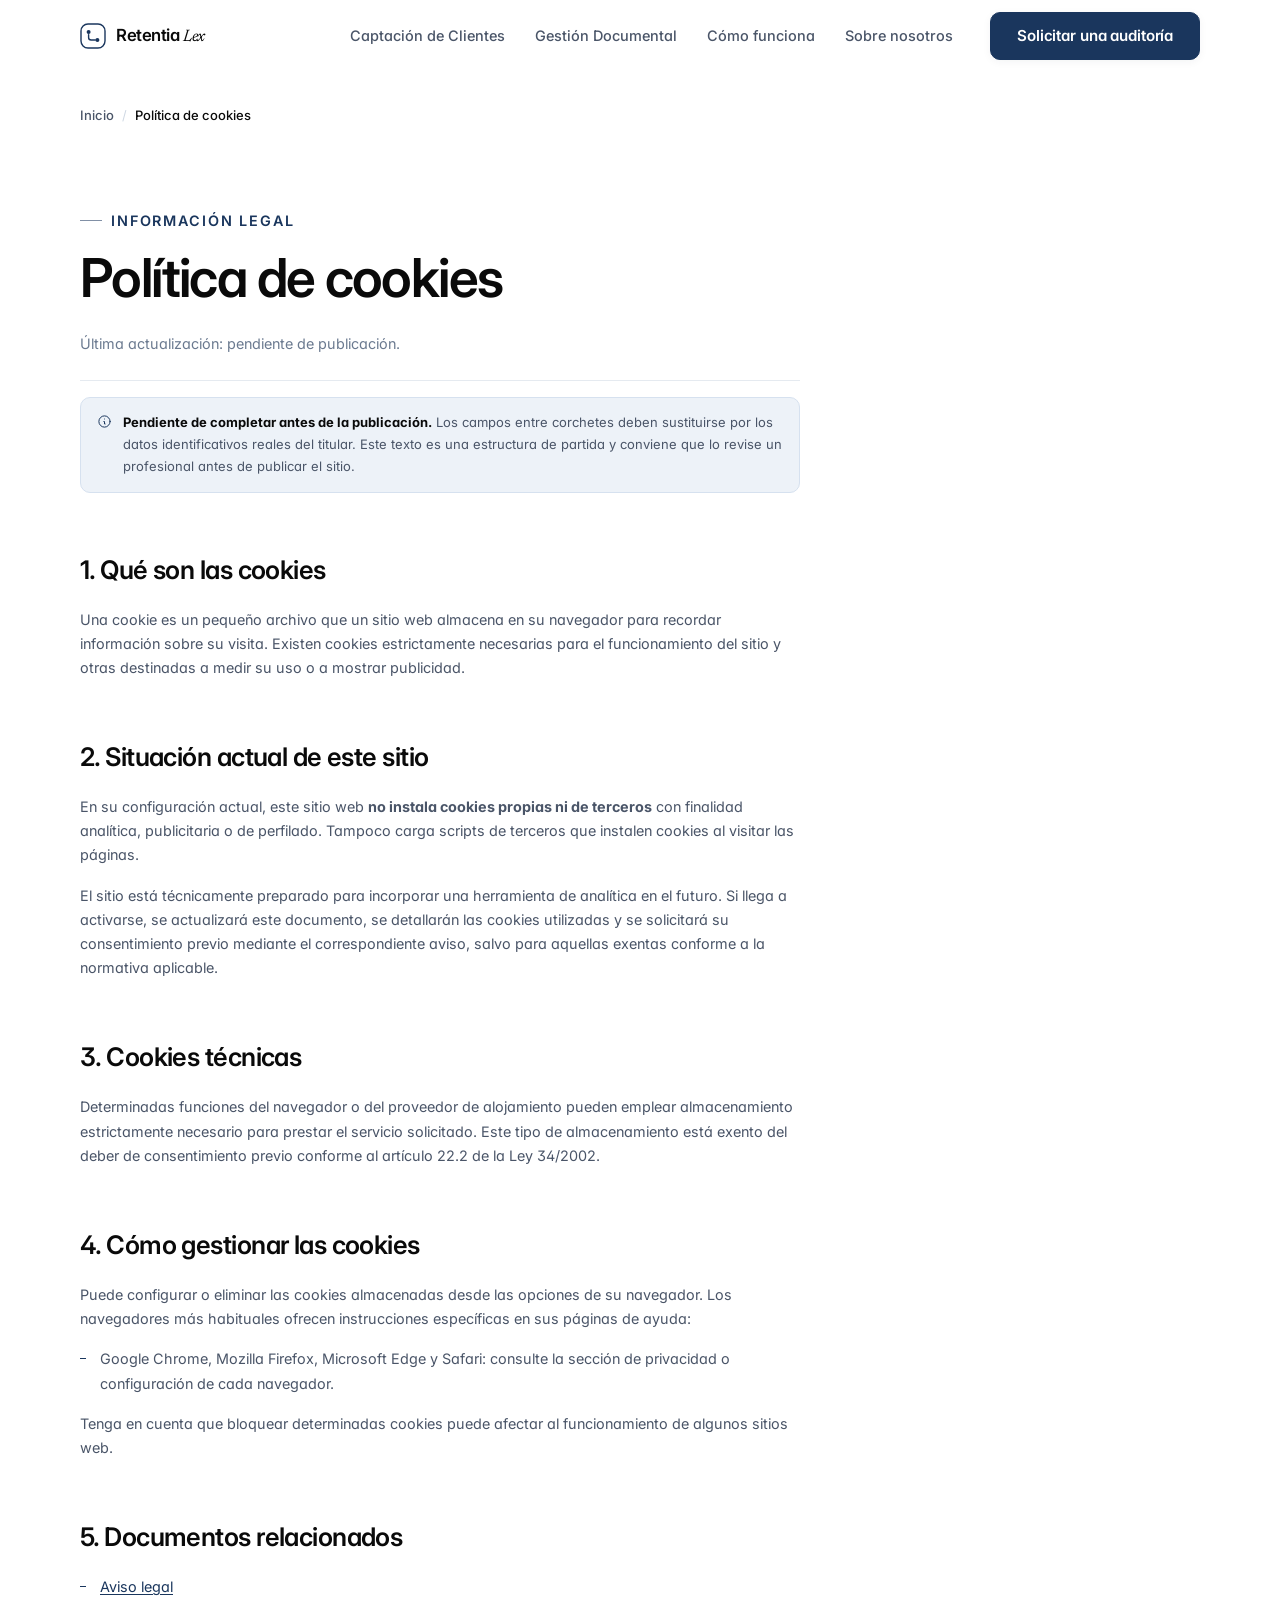
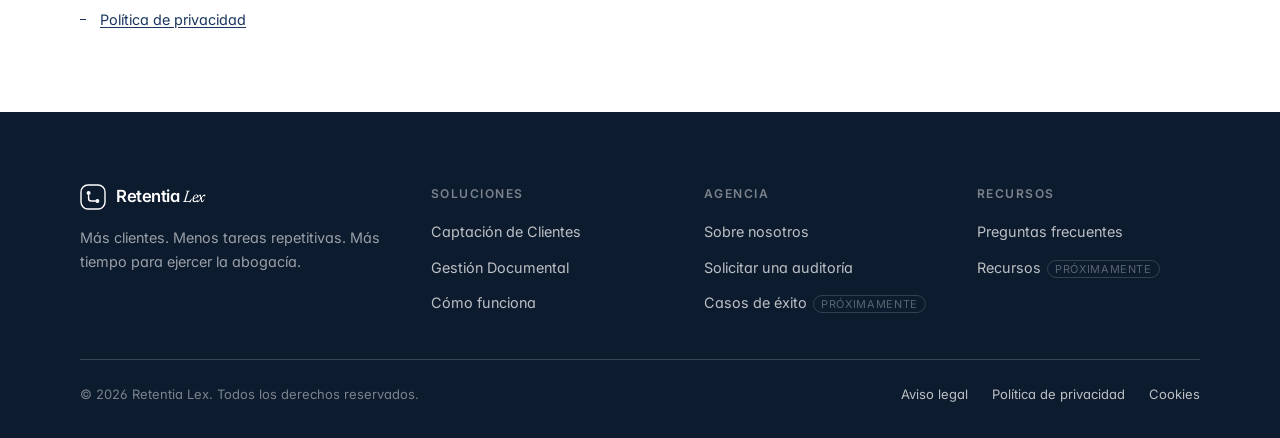
<file: cookies.html>
<!DOCTYPE html>
<html lang="es" class="no-js">
<head>
<meta charset="utf-8">
<meta name="viewport" content="width=device-width, initial-scale=1">
<title>Política de cookies | Retentia Lex</title>
<meta name="description" content="Información sobre el uso de cookies en el sitio web de Retentia Lex. Actualmente no se instalan cookies analíticas ni publicitarias.">
<link rel="canonical" href="https://retentialex.com/cookies.html">
<meta name="robots" content="index, follow, max-image-preview:large">
<meta name="theme-color" content="#1A365D">
<meta name="author" content="Retentia Lex">

<meta property="og:type" content="website">
<meta property="og:locale" content="es_ES">
<meta property="og:site_name" content="Retentia Lex">
<meta property="og:title" content="Política de cookies | Retentia Lex">
<meta property="og:description" content="Información sobre el uso de cookies en el sitio web de Retentia Lex. Actualmente no se instalan cookies analíticas ni publicitarias.">
<meta property="og:url" content="https://retentialex.com/cookies.html">
<meta property="og:image" content="https://retentialex.com/assets/img/og-cover.png">
<meta property="og:image:width" content="1200">
<meta property="og:image:height" content="630">
<meta name="twitter:card" content="summary_large_image">
<meta name="twitter:title" content="Política de cookies | Retentia Lex">
<meta name="twitter:description" content="Información sobre el uso de cookies en el sitio web de Retentia Lex. Actualmente no se instalan cookies analíticas ni publicitarias.">
<meta name="twitter:image" content="https://retentialex.com/assets/img/og-cover.png">

<link rel="icon" href="assets/img/favicon.svg" type="image/svg+xml">
<link rel="apple-touch-icon" href="assets/img/apple-touch-icon.png">
<link rel="manifest" href="site.webmanifest">

<link rel="preconnect" href="https://fonts.googleapis.com">
<link rel="preconnect" href="https://fonts.gstatic.com" crossorigin>
<link rel="stylesheet" href="https://fonts.googleapis.com/css2?family=Inter:wght@400;500;600;700&family=Newsreader:ital,opsz,wght@1,6..72,400;1,6..72,500&display=swap">
<link rel="stylesheet" href="assets/css/styles.css">
<script src="assets/js/config.js"></script>

</head>
<body>
<a class="skip-link" href="#main">Saltar al contenido principal</a>
<header class="site-header">
  <div class="container site-header__inner">
    <a class="logo" href="index.html" aria-label="Retentia Lex, ir al inicio">
      <svg class="logo__mark" width="26" height="26" viewBox="0 0 26 26" fill="none" aria-hidden="true" focusable="false">
        <rect x="1" y="1" width="24" height="24" rx="7" stroke="currentColor" stroke-width="1.4"/>
        <circle cx="8.6" cy="9" r="2" fill="currentColor"/>
        <circle cx="17.4" cy="17" r="2" fill="currentColor"/>
        <path d="M8.6 11.6v2.9a2.5 2.5 0 0 0 2.5 2.5h4.2" stroke="currentColor" stroke-width="1.4" stroke-linecap="round"/>
      </svg>
      <span class="logo__text">Retentia&nbsp;<em>Lex</em></span>
    </a>

    <nav class="nav" id="primary-nav" aria-label="Navegación principal">
      <ul class="nav__list">
        <li><a class="nav__link" href="automatizacion-clientes.html">Captación de Clientes</a></li>
        <li><a class="nav__link" href="gestion-documental.html">Gestión Documental</a></li>
        <li><a class="nav__link" href="como-funciona.html">Cómo funciona</a></li>
        <li><a class="nav__link" href="sobre-nosotros.html">Sobre nosotros</a></li>
      </ul>
      <a class="btn btn--primary btn--block nav__cta-mobile" href="contacto.html" data-cta="nav-movil">Solicitar una auditoría</a>
    </nav>

    <div class="header__actions">
      <a class="btn btn--primary header__cta-desktop" href="contacto.html" data-cta="cabecera">Solicitar una auditoría</a>
      <a class="btn btn--primary btn--sm header__cta-mobile" href="contacto.html" data-cta="cabecera-movil">Auditoría</a>
      <button class="nav-toggle" type="button" aria-expanded="false" aria-controls="primary-nav" aria-label="Abrir menú de navegación">
        <span class="nav-toggle__bars" aria-hidden="true"><span></span><span></span><span></span></span>
      </button>
    </div>
  </div>
</header>
<main id="main">
<nav class="breadcrumb container" aria-label="Ruta de navegación">
  <ol>
    <li><a href="index.html">Inicio</a></li>
    <li><span aria-current="page">Política de cookies</span></li>
  </ol>
</nav>
<section class="section page-hero section--tight" aria-labelledby="ck-title">
  <div class="container">
    <div class="prose">
      <p class="eyebrow">Información legal</p>
      <h1 class="t-h1 mb-5" id="ck-title">Política de cookies</h1>
      <p class="prose__meta">Última actualización: pendiente de publicación.</p>
      <div class="notice">
        <svg width="15" height="15" viewBox="0 0 24 24" fill="none" stroke="currentColor" stroke-width="1.6" stroke-linecap="round" stroke-linejoin="round" aria-hidden="true"><circle cx="12" cy="12" r="9"/><path d="M12 8h.01M11 12h1v4h1"/></svg>
        <span><strong>Pendiente de completar antes de la publicación.</strong> Los campos entre corchetes deben sustituirse por los datos identificativos reales del titular. Este texto es una estructura de partida y conviene que lo revise un profesional antes de publicar el sitio.</span>
      </div>
      <h2>1. Qué son las cookies</h2>
      <p>Una cookie es un pequeño archivo que un sitio web almacena en su navegador para recordar información sobre su visita. Existen cookies estrictamente necesarias para el funcionamiento del sitio y otras destinadas a medir su uso o a mostrar publicidad.</p>

      <h2>2. Situación actual de este sitio</h2>
      <p>En su configuración actual, este sitio web <strong>no instala cookies propias ni de terceros</strong> con finalidad analítica, publicitaria o de perfilado. Tampoco carga scripts de terceros que instalen cookies al visitar las páginas.</p>
      <p>El sitio está técnicamente preparado para incorporar una herramienta de analítica en el futuro. Si llega a activarse, se actualizará este documento, se detallarán las cookies utilizadas y se solicitará su consentimiento previo mediante el correspondiente aviso, salvo para aquellas exentas conforme a la normativa aplicable.</p>

      <h2>3. Cookies técnicas</h2>
      <p>Determinadas funciones del navegador o del proveedor de alojamiento pueden emplear almacenamiento estrictamente necesario para prestar el servicio solicitado. Este tipo de almacenamiento está exento del deber de consentimiento previo conforme al artículo 22.2 de la Ley 34/2002.</p>

      <h2>4. Cómo gestionar las cookies</h2>
      <p>Puede configurar o eliminar las cookies almacenadas desde las opciones de su navegador. Los navegadores más habituales ofrecen instrucciones específicas en sus páginas de ayuda:</p>
      <ul>
        <li>Google Chrome, Mozilla Firefox, Microsoft Edge y Safari: consulte la sección de privacidad o configuración de cada navegador.</li>
      </ul>
      <p>Tenga en cuenta que bloquear determinadas cookies puede afectar al funcionamiento de algunos sitios web.</p>

      <h2>5. Documentos relacionados</h2>
      <ul>
        <li><a href="aviso-legal.html">Aviso legal</a></li>
        <li><a href="politica-privacidad.html">Política de privacidad</a></li>
      </ul>
    </div>
  </div>
</section>
</main>
<footer class="site-footer">
  <div class="container">
    <div class="footer__top">
      <div class="footer__brand">
        <a class="logo" href="index.html" aria-label="Retentia Lex, ir al inicio">
          <svg class="logo__mark" width="26" height="26" viewBox="0 0 26 26" fill="none" aria-hidden="true" focusable="false">
            <rect x="1" y="1" width="24" height="24" rx="7" stroke="currentColor" stroke-width="1.4"/>
            <circle cx="8.6" cy="9" r="2" fill="currentColor"/>
            <circle cx="17.4" cy="17" r="2" fill="currentColor"/>
            <path d="M8.6 11.6v2.9a2.5 2.5 0 0 0 2.5 2.5h4.2" stroke="currentColor" stroke-width="1.4" stroke-linecap="round"/>
          </svg>
          <span class="logo__text">Retentia&nbsp;<em>Lex</em></span>
        </a>
        <p class="footer__tagline">Más clientes. Menos tareas repetitivas. Más tiempo para ejercer la abogacía.</p>
      </div>

      <div>
        <h2 class="footer__col-title">Soluciones</h2>
        <ul class="footer__links">
          <li><a href="automatizacion-clientes.html">Captación de Clientes</a></li>
          <li><a href="gestion-documental.html">Gestión Documental</a></li>
          <li><a href="como-funciona.html">Cómo funciona</a></li>
        </ul>
      </div>

      <div>
        <h2 class="footer__col-title">Agencia</h2>
        <ul class="footer__links">
          <li><a href="sobre-nosotros.html">Sobre nosotros</a></li>
          <li><a href="contacto.html">Solicitar una auditoría</a></li>
          <li><a href="casos-de-exito.html">Casos de éxito<span class="footer__soon">Próximamente</span></a></li>
        </ul>
      </div>

      <div>
        <h2 class="footer__col-title">Recursos</h2>
        <ul class="footer__links">
          <li><a href="preguntas-frecuentes.html">Preguntas frecuentes</a></li>
          <li><a href="recursos.html">Recursos<span class="footer__soon">Próximamente</span></a></li>
        </ul>
      </div>
    </div>

    <div class="footer__bottom">
      <p>&copy; <span data-year>2026</span> Retentia Lex. Todos los derechos reservados.</p>
      <nav class="footer__legal" aria-label="Enlaces legales">
        <a href="aviso-legal.html">Aviso legal</a>
        <a href="politica-privacidad.html">Política de privacidad</a>
        <a href="cookies.html">Cookies</a>
      </nav>
    </div>
  </div>
</footer>
<script src="assets/js/main.js" defer></script>
</body>
</html>
</file>
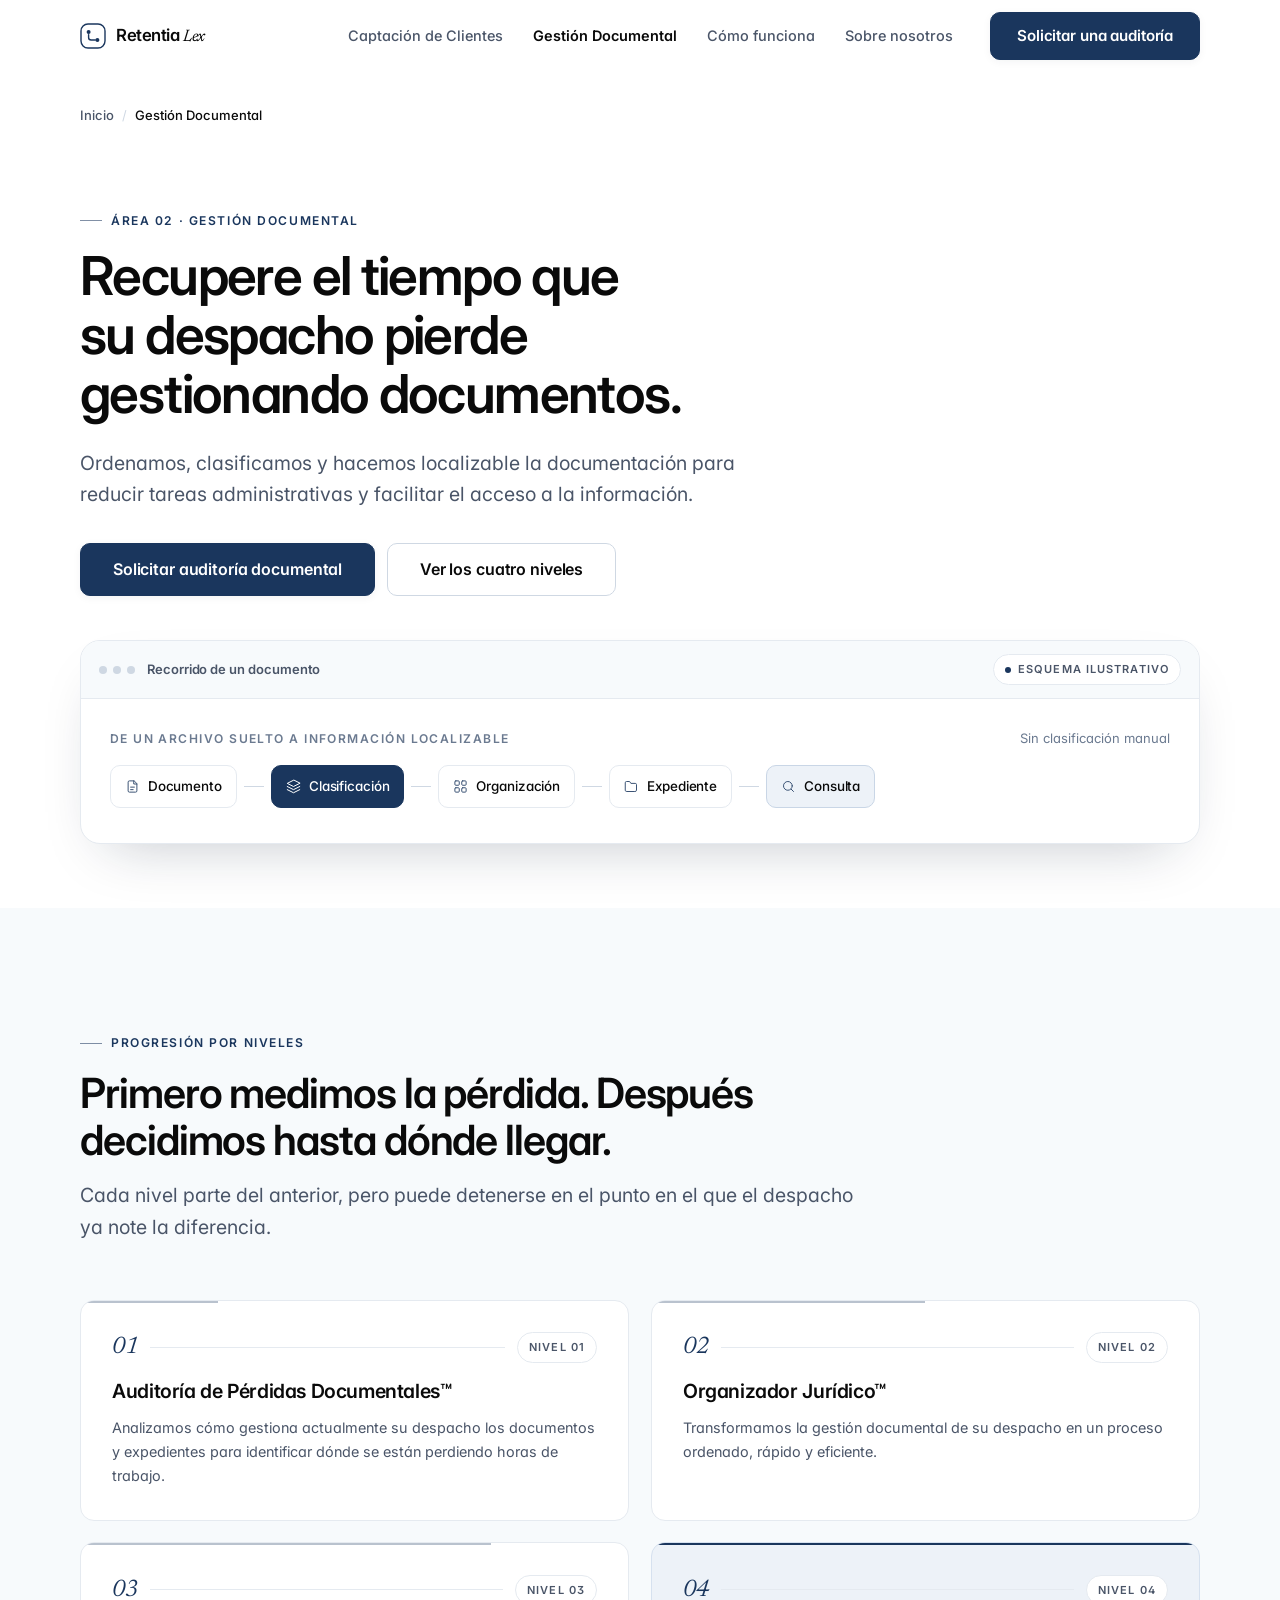
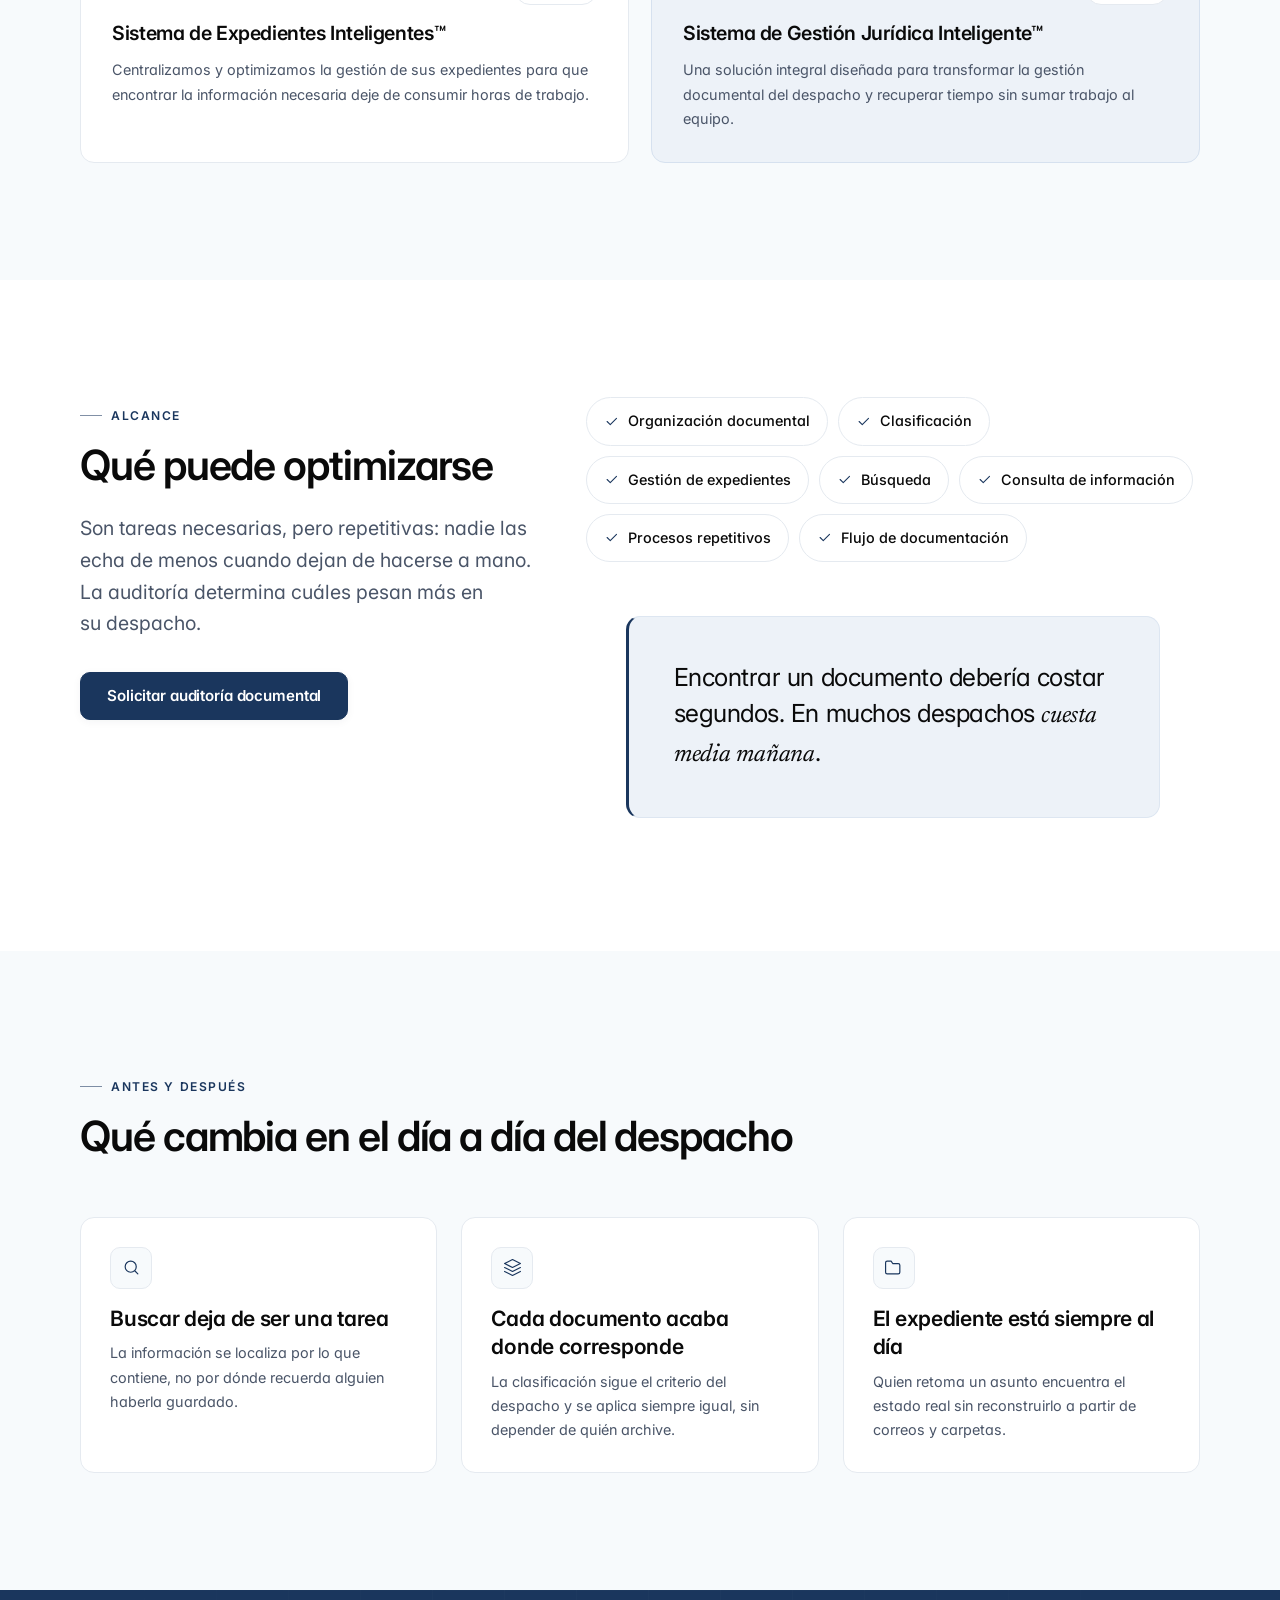
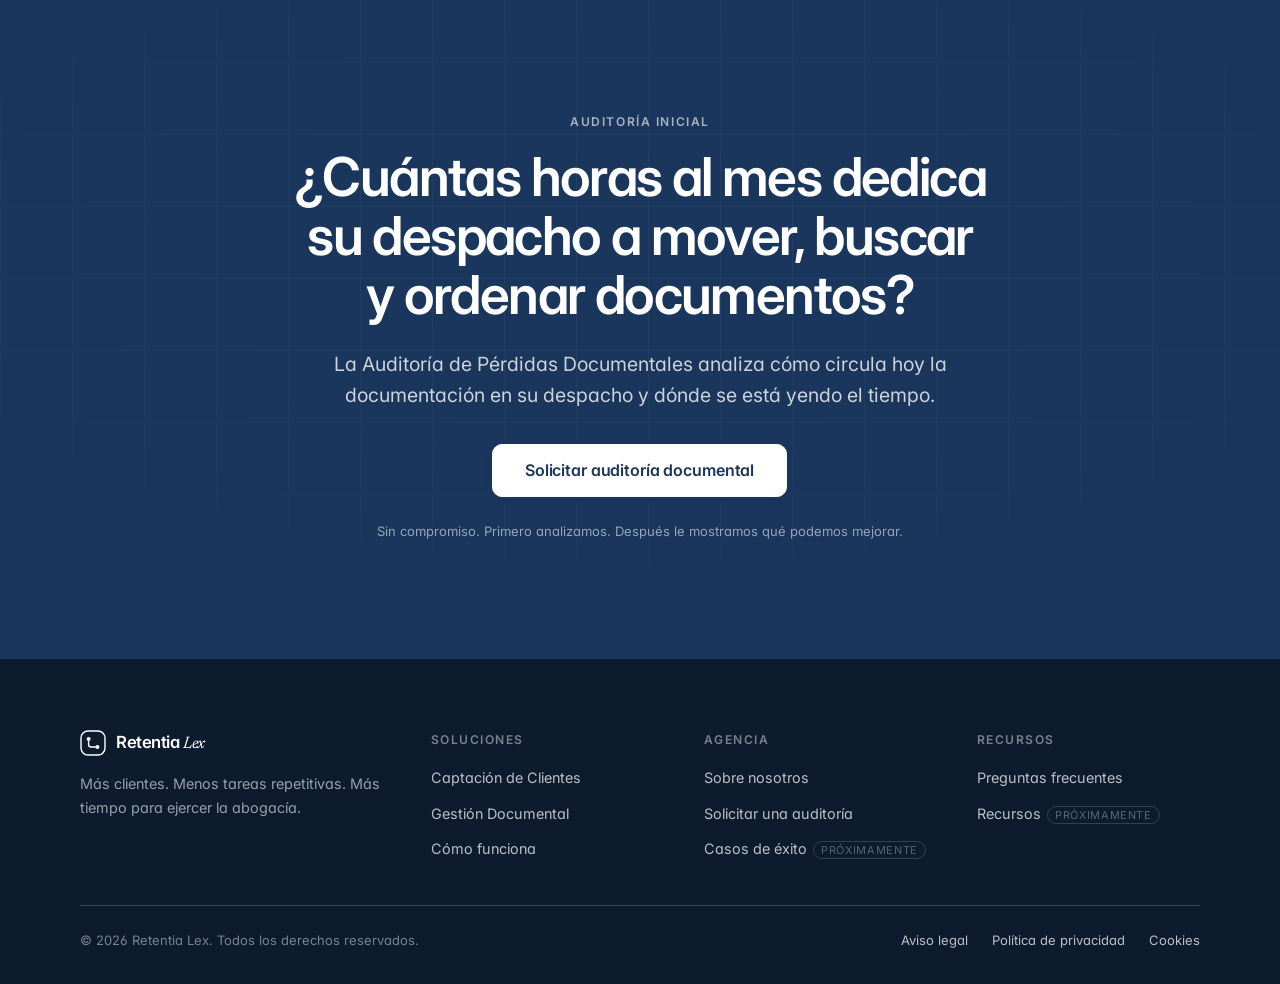
<file: gestion-documental.html>
<!DOCTYPE html>
<html lang="es" class="no-js">
<head>
<meta charset="utf-8">
<meta name="viewport" content="width=device-width, initial-scale=1">
<title>Gestión documental para despachos de abogados | Retentia Lex</title>
<meta name="description" content="Ordenamos, clasificamos y hacemos localizable la documentación jurídica para reducir tareas administrativas y recuperar horas de trabajo en su despacho.">
<link rel="canonical" href="https://retentialex.com/gestion-documental.html">
<meta name="robots" content="index, follow, max-image-preview:large">
<meta name="theme-color" content="#1A365D">
<meta name="author" content="Retentia Lex">

<meta property="og:type" content="website">
<meta property="og:locale" content="es_ES">
<meta property="og:site_name" content="Retentia Lex">
<meta property="og:title" content="Gestión documental para despachos de abogados | Retentia Lex">
<meta property="og:description" content="Ordenamos, clasificamos y hacemos localizable la documentación jurídica para reducir tareas administrativas y recuperar horas de trabajo en su despacho.">
<meta property="og:url" content="https://retentialex.com/gestion-documental.html">
<meta property="og:image" content="https://retentialex.com/assets/img/og-cover.png">
<meta property="og:image:width" content="1200">
<meta property="og:image:height" content="630">
<meta name="twitter:card" content="summary_large_image">
<meta name="twitter:title" content="Gestión documental para despachos de abogados | Retentia Lex">
<meta name="twitter:description" content="Ordenamos, clasificamos y hacemos localizable la documentación jurídica para reducir tareas administrativas y recuperar horas de trabajo en su despacho.">
<meta name="twitter:image" content="https://retentialex.com/assets/img/og-cover.png">

<link rel="icon" href="assets/img/favicon.svg" type="image/svg+xml">
<link rel="apple-touch-icon" href="assets/img/apple-touch-icon.png">
<link rel="manifest" href="site.webmanifest">

<link rel="preconnect" href="https://fonts.googleapis.com">
<link rel="preconnect" href="https://fonts.gstatic.com" crossorigin>
<link rel="stylesheet" href="https://fonts.googleapis.com/css2?family=Inter:wght@400;500;600;700&family=Newsreader:ital,opsz,wght@1,6..72,400;1,6..72,500&display=swap">
<link rel="stylesheet" href="assets/css/styles.css">
<script src="assets/js/config.js"></script>
<script type="application/ld+json">
{
  "@context": "https://schema.org",
  "@graph": [
    {
      "@type": "Service",
      "name": "Gestion Documental para despachos de abogados",
      "serviceType": "Organizacion, clasificacion y consulta de documentacion juridica",
      "provider": { "@type": "Organization", "name": "Retentia Lex", "url": "https://retentialex.com/" },
      "areaServed": "ES",
      "audience": { "@type": "Audience", "audienceType": "Despachos de abogados" }
    },
    {
      "@type": "BreadcrumbList",
      "itemListElement": [
        { "@type": "ListItem", "position": 1, "name": "Inicio", "item": "https://retentialex.com/" },
        { "@type": "ListItem", "position": 2, "name": "Gestion Documental", "item": "https://retentialex.com/gestion-documental.html" }
      ]
    }
  ]
}
</script>
</head>
<body>
<a class="skip-link" href="#main">Saltar al contenido principal</a>
<header class="site-header">
  <div class="container site-header__inner">
    <a class="logo" href="index.html" aria-label="Retentia Lex, ir al inicio">
      <svg class="logo__mark" width="26" height="26" viewBox="0 0 26 26" fill="none" aria-hidden="true" focusable="false">
        <rect x="1" y="1" width="24" height="24" rx="7" stroke="currentColor" stroke-width="1.4"/>
        <circle cx="8.6" cy="9" r="2" fill="currentColor"/>
        <circle cx="17.4" cy="17" r="2" fill="currentColor"/>
        <path d="M8.6 11.6v2.9a2.5 2.5 0 0 0 2.5 2.5h4.2" stroke="currentColor" stroke-width="1.4" stroke-linecap="round"/>
      </svg>
      <span class="logo__text">Retentia&nbsp;<em>Lex</em></span>
    </a>

    <nav class="nav" id="primary-nav" aria-label="Navegación principal">
      <ul class="nav__list">
        <li><a class="nav__link" href="automatizacion-clientes.html">Captación de Clientes</a></li>
        <li><a class="nav__link" href="gestion-documental.html">Gestión Documental</a></li>
        <li><a class="nav__link" href="como-funciona.html">Cómo funciona</a></li>
        <li><a class="nav__link" href="sobre-nosotros.html">Sobre nosotros</a></li>
      </ul>
      <a class="btn btn--primary btn--block nav__cta-mobile" href="contacto.html" data-cta="nav-movil">Solicitar una auditoría</a>
    </nav>

    <div class="header__actions">
      <a class="btn btn--primary header__cta-desktop" href="contacto.html" data-cta="cabecera">Solicitar una auditoría</a>
      <a class="btn btn--primary btn--sm header__cta-mobile" href="contacto.html" data-cta="cabecera-movil">Auditoría</a>
      <button class="nav-toggle" type="button" aria-expanded="false" aria-controls="primary-nav" aria-label="Abrir menú de navegación">
        <span class="nav-toggle__bars" aria-hidden="true"><span></span><span></span><span></span></span>
      </button>
    </div>
  </div>
</header>
<main id="main">
<nav class="breadcrumb container" aria-label="Ruta de navegación">
  <ol>
    <li><a href="index.html">Inicio</a></li>
    <li><span aria-current="page">Gestión Documental</span></li>
  </ol>
</nav>

<!-- ============ HERO ============ -->
<section class="section page-hero" aria-labelledby="gd-title">
  <div class="container">
    <div class="page-hero__copy">
      <p class="eyebrow">Área 02 · Gestión Documental</p>
      <h1 class="t-h1 page-hero__title" id="gd-title">Recupere el tiempo que su despacho pierde gestionando documentos.</h1>
      <p class="t-lead maxw-60">Ordenamos, clasificamos y hacemos localizable la documentación para reducir tareas administrativas y facilitar el acceso a la información.</p>
      <div class="btn-group mt-6">
        <a class="btn btn--primary btn--lg" href="contacto.html" data-cta="hero-documental">Solicitar auditoría documental</a>
        <a class="btn btn--secondary btn--lg" href="#niveles-documental" data-cta="hero-documental-niveles">Ver los cuatro niveles</a>
      </div>
    </div>

    <div class="ui-panel mt-7 reveal">
      <div class="ui-panel__bar">
        <span class="ui-panel__dots" aria-hidden="true"><span></span><span></span><span></span></span>
        <span class="ui-panel__title">Recorrido de un documento</span>
        <span class="badge badge--dot badge--live">Esquema ilustrativo</span>
      </div>
      <div class="ui-panel__body">
        <div class="flow flow--animated flow--wide">
          <div class="flow__head">
            <p class="flow__label">De un archivo suelto a información localizable</p>
            <p class="flow__meta">Sin clasificación manual</p>
          </div>
          <ol class="flow__track">
            <li class="flow__node" style="--i:0"><span class="flow__chip"><svg width="15" height="15" viewBox="0 0 24 24" fill="none" stroke="currentColor" stroke-width="1.6" stroke-linecap="round" stroke-linejoin="round" aria-hidden="true"><path d="M14 3H7a2 2 0 0 0-2 2v14a2 2 0 0 0 2 2h10a2 2 0 0 0 2-2V8z"/><path d="M14 3v5h5M9 13h6M9 17h4"/></svg>Documento</span></li>
            <li class="flow__node" style="--i:1"><span class="flow__chip flow__chip--accent"><svg width="15" height="15" viewBox="0 0 24 24" fill="none" stroke="currentColor" stroke-width="1.6" stroke-linecap="round" stroke-linejoin="round" aria-hidden="true"><path d="M12 2 2 7l10 5 10-5z"/><path d="m2 17 10 5 10-5M2 12l10 5 10-5"/></svg>Clasificación</span></li>
            <li class="flow__node" style="--i:2"><span class="flow__chip"><svg width="15" height="15" viewBox="0 0 24 24" fill="none" stroke="currentColor" stroke-width="1.6" stroke-linecap="round" stroke-linejoin="round" aria-hidden="true"><rect x="3" y="3" width="7" height="7" rx="1.5"/><rect x="14" y="3" width="7" height="7" rx="1.5"/><rect x="3" y="14" width="7" height="7" rx="1.5"/><rect x="14" y="14" width="7" height="7" rx="1.5"/></svg>Organización</span></li>
            <li class="flow__node" style="--i:3"><span class="flow__chip"><svg width="15" height="15" viewBox="0 0 24 24" fill="none" stroke="currentColor" stroke-width="1.6" stroke-linecap="round" stroke-linejoin="round" aria-hidden="true"><path d="M4 20a2 2 0 0 1-2-2V6a2 2 0 0 1 2-2h5l2 3h7a2 2 0 0 1 2 2v9a2 2 0 0 1-2 2z"/></svg>Expediente</span></li>
            <li class="flow__node" style="--i:4"><span class="flow__chip flow__chip--outcome"><svg width="15" height="15" viewBox="0 0 24 24" fill="none" stroke="currentColor" stroke-width="1.6" stroke-linecap="round" stroke-linejoin="round" aria-hidden="true"><circle cx="11" cy="11" r="7"/><path d="m20 20-3.6-3.6"/></svg>Consulta</span></li>
          </ol>
        </div>
      </div>
    </div>
  </div>
</section>

<!-- ============ NIVELES ============ -->
<section class="section section--platinum" id="niveles-documental" aria-labelledby="gd-niveles-title">
  <div class="container">
    <div class="section-head">
      <p class="eyebrow">Progresión por niveles</p>
      <h2 class="t-h2" id="gd-niveles-title">Primero medimos la pérdida. Después decidimos hasta dónde llegar.</h2>
      <p class="t-lead">Cada nivel parte del anterior, pero puede detenerse en el punto en el que el despacho ya note la diferencia.</p>
    </div>

    <div class="levels" data-reveal-group>
      <article class="level reveal" style="--fill:25%">
        <span class="level__progress" aria-hidden="true"></span>
        <div class="level__head">
          <span class="level__num" aria-hidden="true">01</span>
          <span class="level__rule" aria-hidden="true"></span>
          <span class="badge">Nivel 01</span>
        </div>
        <h3 class="level__title">Auditoría de Pérdidas Documentales™</h3>
        <p class="level__text">Analizamos cómo gestiona actualmente su despacho los documentos y expedientes para identificar dónde se están perdiendo horas de trabajo.</p>
      </article>

      <article class="level reveal" style="--fill:50%">
        <span class="level__progress" aria-hidden="true"></span>
        <div class="level__head">
          <span class="level__num" aria-hidden="true">02</span>
          <span class="level__rule" aria-hidden="true"></span>
          <span class="badge">Nivel 02</span>
        </div>
        <h3 class="level__title">Organizador Jurídico™</h3>
        <p class="level__text">Transformamos la gestión documental de su despacho en un proceso ordenado, rápido y eficiente.</p>
      </article>

      <article class="level reveal" style="--fill:75%">
        <span class="level__progress" aria-hidden="true"></span>
        <div class="level__head">
          <span class="level__num" aria-hidden="true">03</span>
          <span class="level__rule" aria-hidden="true"></span>
          <span class="badge">Nivel 03</span>
        </div>
        <h3 class="level__title">Sistema de Expedientes Inteligentes™</h3>
        <p class="level__text">Centralizamos y optimizamos la gestión de sus expedientes para que encontrar la información necesaria deje de consumir horas de trabajo.</p>
      </article>

      <article class="level level--peak reveal" style="--fill:100%">
        <span class="level__progress" aria-hidden="true"></span>
        <div class="level__head">
          <span class="level__num" aria-hidden="true">04</span>
          <span class="level__rule" aria-hidden="true"></span>
          <span class="badge">Nivel 04</span>
        </div>
        <h3 class="level__title">Sistema de Gestión Jurídica Inteligente™</h3>
        <p class="level__text">Una solución integral diseñada para transformar la gestión documental del despacho y recuperar tiempo sin sumar trabajo al equipo.</p>
      </article>
    </div>
  </div>
</section>

<!-- ============ QUÉ PUEDE OPTIMIZARSE ============ -->
<section class="section" aria-labelledby="gd-que-title">
  <div class="container">
    <div class="split">
      <div class="split__sticky">
        <p class="eyebrow">Alcance</p>
        <h2 class="t-h2" id="gd-que-title">Qué puede optimizarse</h2>
        <p class="t-lead mt-5">Son tareas necesarias, pero repetitivas: nadie las echa de menos cuando dejan de hacerse a mano. La auditoría determina cuáles pesan más en su despacho.</p>
        <div class="btn-group mt-6">
          <a class="btn btn--primary" href="contacto.html" data-cta="alcance-documental">Solicitar auditoría documental</a>
        </div>
      </div>

      <div>
        <ul class="pills" data-reveal-group>
          <li class="pill reveal"><svg width="15" height="15" viewBox="0 0 24 24" fill="none" stroke="currentColor" stroke-width="1.7" stroke-linecap="round" stroke-linejoin="round" aria-hidden="true"><path d="m5 12 5 5L20 7"/></svg>Organización documental</li>
          <li class="pill reveal"><svg width="15" height="15" viewBox="0 0 24 24" fill="none" stroke="currentColor" stroke-width="1.7" stroke-linecap="round" stroke-linejoin="round" aria-hidden="true"><path d="m5 12 5 5L20 7"/></svg>Clasificación</li>
          <li class="pill reveal"><svg width="15" height="15" viewBox="0 0 24 24" fill="none" stroke="currentColor" stroke-width="1.7" stroke-linecap="round" stroke-linejoin="round" aria-hidden="true"><path d="m5 12 5 5L20 7"/></svg>Gestión de expedientes</li>
          <li class="pill reveal"><svg width="15" height="15" viewBox="0 0 24 24" fill="none" stroke="currentColor" stroke-width="1.7" stroke-linecap="round" stroke-linejoin="round" aria-hidden="true"><path d="m5 12 5 5L20 7"/></svg>Búsqueda</li>
          <li class="pill reveal"><svg width="15" height="15" viewBox="0 0 24 24" fill="none" stroke="currentColor" stroke-width="1.7" stroke-linecap="round" stroke-linejoin="round" aria-hidden="true"><path d="m5 12 5 5L20 7"/></svg>Consulta de información</li>
          <li class="pill reveal"><svg width="15" height="15" viewBox="0 0 24 24" fill="none" stroke="currentColor" stroke-width="1.7" stroke-linecap="round" stroke-linejoin="round" aria-hidden="true"><path d="m5 12 5 5L20 7"/></svg>Procesos repetitivos</li>
          <li class="pill reveal"><svg width="15" height="15" viewBox="0 0 24 24" fill="none" stroke="currentColor" stroke-width="1.7" stroke-linecap="round" stroke-linejoin="round" aria-hidden="true"><path d="m5 12 5 5L20 7"/></svg>Flujo de documentación</li>
        </ul>

        <blockquote class="pullquote reveal">
          <p>Encontrar un documento debería costar segundos. En muchos despachos <span class="serif">cuesta media mañana</span>.</p>
        </blockquote>
      </div>
    </div>
  </div>
</section>

<!-- ============ QUÉ CAMBIA ============ -->
<section class="section section--platinum" aria-labelledby="gd-cambio-title">
  <div class="container">
    <div class="section-head">
      <p class="eyebrow">Antes y después</p>
      <h2 class="t-h2" id="gd-cambio-title">Qué cambia en el día a día del despacho</h2>
    </div>
    <div class="grid grid--3" data-reveal-group>
      <article class="card card--hover reveal">
        <span class="icon-box" aria-hidden="true"><svg width="19" height="19" viewBox="0 0 24 24" fill="none" stroke="currentColor" stroke-width="1.5" stroke-linecap="round" stroke-linejoin="round"><circle cx="11" cy="11" r="7"/><path d="m20 20-3.6-3.6"/></svg></span>
        <h3 class="t-h3 card__title">Buscar deja de ser una tarea</h3>
        <p class="card__text">La información se localiza por lo que contiene, no por dónde recuerda alguien haberla guardado.</p>
      </article>
      <article class="card card--hover reveal">
        <span class="icon-box" aria-hidden="true"><svg width="19" height="19" viewBox="0 0 24 24" fill="none" stroke="currentColor" stroke-width="1.5" stroke-linecap="round" stroke-linejoin="round"><path d="M12 2 2 7l10 5 10-5z"/><path d="m2 17 10 5 10-5M2 12l10 5 10-5"/></svg></span>
        <h3 class="t-h3 card__title">Cada documento acaba donde corresponde</h3>
        <p class="card__text">La clasificación sigue el criterio del despacho y se aplica siempre igual, sin depender de quién archive.</p>
      </article>
      <article class="card card--hover reveal">
        <span class="icon-box" aria-hidden="true"><svg width="19" height="19" viewBox="0 0 24 24" fill="none" stroke="currentColor" stroke-width="1.5" stroke-linecap="round" stroke-linejoin="round"><path d="M4 20a2 2 0 0 1-2-2V6a2 2 0 0 1 2-2h5l2 3h7a2 2 0 0 1 2 2v9a2 2 0 0 1-2 2z"/></svg></span>
        <h3 class="t-h3 card__title">El expediente está siempre al día</h3>
        <p class="card__text">Quien retoma un asunto encuentra el estado real sin reconstruirlo a partir de correos y carpetas.</p>
      </article>
    </div>
  </div>
</section>
<section class="section section--sapphire" aria-labelledby="cta-final-title">
  <div class="container container--narrow text-center">
    <p class="eyebrow eyebrow--plain">Auditoría inicial</p>
    <h2 class="t-h1 reveal" id="cta-final-title">¿Cuántas horas al mes dedica su despacho a mover, buscar y ordenar documentos?</h2>
    <p class="t-lead mt-5 mx-auto maxw-60 reveal">La Auditoría de Pérdidas Documentales analiza cómo circula hoy la documentación en su despacho y dónde se está yendo el tiempo.</p>
    <div class="btn-group mt-6" style="justify-content:center">
      <a class="btn btn--primary btn--lg" href="contacto.html" data-cta="cta-final-documental">Solicitar auditoría documental</a>
    </div>
    <p class="t-micro mt-5">Sin compromiso. Primero analizamos. Después le mostramos qué podemos mejorar.</p>
  </div>
</section>
</main>
<footer class="site-footer">
  <div class="container">
    <div class="footer__top">
      <div class="footer__brand">
        <a class="logo" href="index.html" aria-label="Retentia Lex, ir al inicio">
          <svg class="logo__mark" width="26" height="26" viewBox="0 0 26 26" fill="none" aria-hidden="true" focusable="false">
            <rect x="1" y="1" width="24" height="24" rx="7" stroke="currentColor" stroke-width="1.4"/>
            <circle cx="8.6" cy="9" r="2" fill="currentColor"/>
            <circle cx="17.4" cy="17" r="2" fill="currentColor"/>
            <path d="M8.6 11.6v2.9a2.5 2.5 0 0 0 2.5 2.5h4.2" stroke="currentColor" stroke-width="1.4" stroke-linecap="round"/>
          </svg>
          <span class="logo__text">Retentia&nbsp;<em>Lex</em></span>
        </a>
        <p class="footer__tagline">Más clientes. Menos tareas repetitivas. Más tiempo para ejercer la abogacía.</p>
      </div>

      <div>
        <h2 class="footer__col-title">Soluciones</h2>
        <ul class="footer__links">
          <li><a href="automatizacion-clientes.html">Captación de Clientes</a></li>
          <li><a href="gestion-documental.html">Gestión Documental</a></li>
          <li><a href="como-funciona.html">Cómo funciona</a></li>
        </ul>
      </div>

      <div>
        <h2 class="footer__col-title">Agencia</h2>
        <ul class="footer__links">
          <li><a href="sobre-nosotros.html">Sobre nosotros</a></li>
          <li><a href="contacto.html">Solicitar una auditoría</a></li>
          <li><a href="casos-de-exito.html">Casos de éxito<span class="footer__soon">Próximamente</span></a></li>
        </ul>
      </div>

      <div>
        <h2 class="footer__col-title">Recursos</h2>
        <ul class="footer__links">
          <li><a href="preguntas-frecuentes.html">Preguntas frecuentes</a></li>
          <li><a href="recursos.html">Recursos<span class="footer__soon">Próximamente</span></a></li>
        </ul>
      </div>
    </div>

    <div class="footer__bottom">
      <p>&copy; <span data-year>2026</span> Retentia Lex. Todos los derechos reservados.</p>
      <nav class="footer__legal" aria-label="Enlaces legales">
        <a href="aviso-legal.html">Aviso legal</a>
        <a href="politica-privacidad.html">Política de privacidad</a>
        <a href="cookies.html">Cookies</a>
      </nav>
    </div>
  </div>
</footer>
<div class="mobile-cta">
  <a class="btn btn--primary btn--block" href="contacto.html" data-cta="barra-movil">Solicitar auditoría documental</a>
</div>
<script src="assets/js/main.js" defer></script>
</body>
</html>
</file>
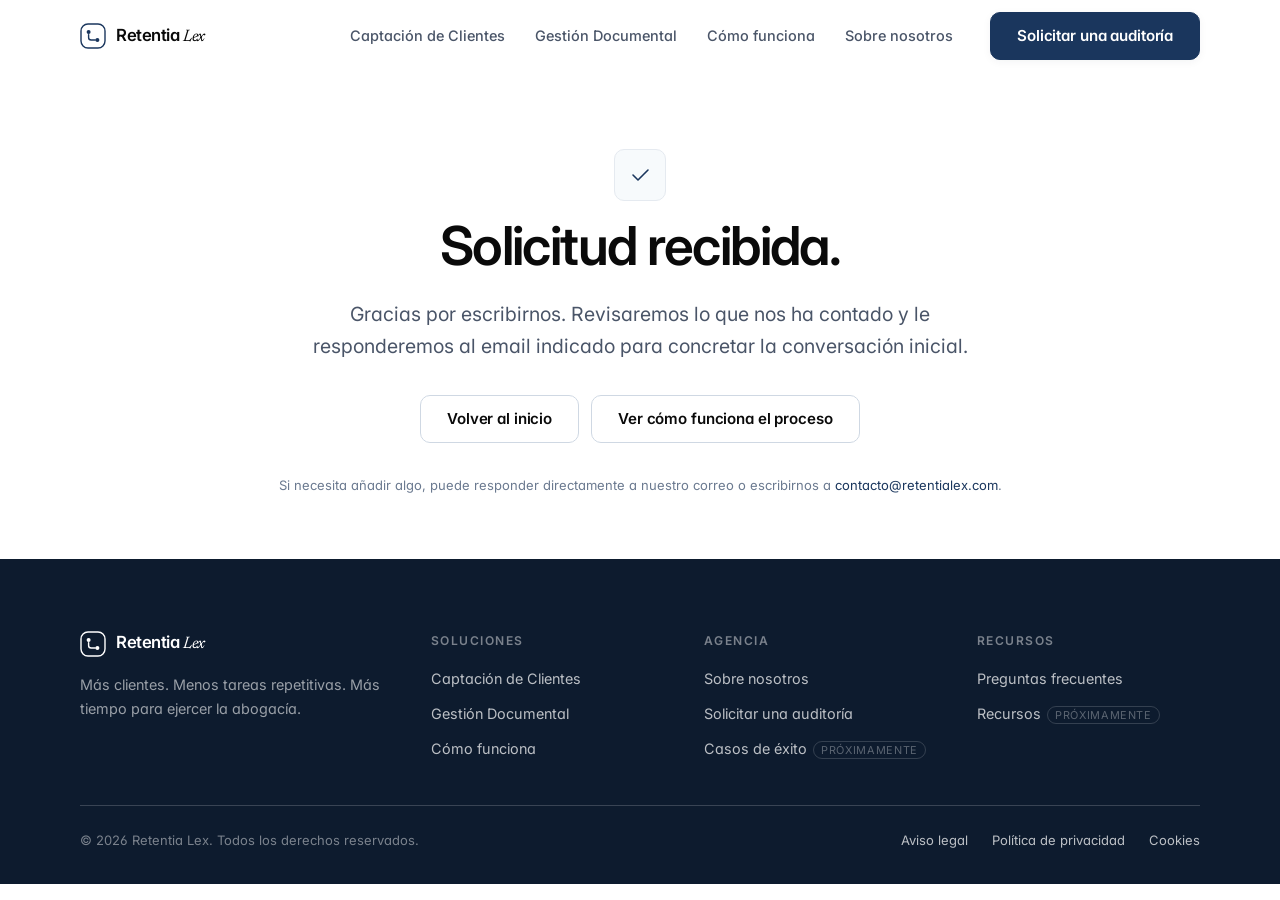
<file: gracias.html>
<!DOCTYPE html>
<html lang="es" class="no-js">
<head>
<meta charset="utf-8">
<meta name="viewport" content="width=device-width, initial-scale=1">
<title>Solicitud recibida | Retentia Lex</title>
<meta name="description" content="Hemos recibido su solicitud de auditoría. Le responderemos al email indicado para concretar la conversación inicial con su despacho.">
<link rel="canonical" href="https://retentialex.com/gracias.html">
<meta name="robots" content="noindex, follow">
<meta name="theme-color" content="#1A365D">
<meta name="author" content="Retentia Lex">

<meta property="og:type" content="website">
<meta property="og:locale" content="es_ES">
<meta property="og:site_name" content="Retentia Lex">
<meta property="og:title" content="Solicitud recibida | Retentia Lex">
<meta property="og:description" content="Hemos recibido su solicitud de auditoría. Le responderemos al email indicado para concretar la conversación inicial con su despacho.">
<meta property="og:url" content="https://retentialex.com/gracias.html">
<meta property="og:image" content="https://retentialex.com/assets/img/og-cover.png">
<meta property="og:image:width" content="1200">
<meta property="og:image:height" content="630">
<meta name="twitter:card" content="summary_large_image">
<meta name="twitter:title" content="Solicitud recibida | Retentia Lex">
<meta name="twitter:description" content="Hemos recibido su solicitud de auditoría. Le responderemos al email indicado para concretar la conversación inicial con su despacho.">
<meta name="twitter:image" content="https://retentialex.com/assets/img/og-cover.png">

<link rel="icon" href="assets/img/favicon.svg" type="image/svg+xml">
<link rel="apple-touch-icon" href="assets/img/apple-touch-icon.png">
<link rel="manifest" href="site.webmanifest">

<link rel="preconnect" href="https://fonts.googleapis.com">
<link rel="preconnect" href="https://fonts.gstatic.com" crossorigin>
<link rel="stylesheet" href="https://fonts.googleapis.com/css2?family=Inter:wght@400;500;600;700&family=Newsreader:ital,opsz,wght@1,6..72,400;1,6..72,500&display=swap">
<link rel="stylesheet" href="assets/css/styles.css">
<script src="assets/js/config.js"></script>

</head>
<body>
<a class="skip-link" href="#main">Saltar al contenido principal</a>
<header class="site-header">
  <div class="container site-header__inner">
    <a class="logo" href="index.html" aria-label="Retentia Lex, ir al inicio">
      <svg class="logo__mark" width="26" height="26" viewBox="0 0 26 26" fill="none" aria-hidden="true" focusable="false">
        <rect x="1" y="1" width="24" height="24" rx="7" stroke="currentColor" stroke-width="1.4"/>
        <circle cx="8.6" cy="9" r="2" fill="currentColor"/>
        <circle cx="17.4" cy="17" r="2" fill="currentColor"/>
        <path d="M8.6 11.6v2.9a2.5 2.5 0 0 0 2.5 2.5h4.2" stroke="currentColor" stroke-width="1.4" stroke-linecap="round"/>
      </svg>
      <span class="logo__text">Retentia&nbsp;<em>Lex</em></span>
    </a>

    <nav class="nav" id="primary-nav" aria-label="Navegación principal">
      <ul class="nav__list">
        <li><a class="nav__link" href="automatizacion-clientes.html">Captación de Clientes</a></li>
        <li><a class="nav__link" href="gestion-documental.html">Gestión Documental</a></li>
        <li><a class="nav__link" href="como-funciona.html">Cómo funciona</a></li>
        <li><a class="nav__link" href="sobre-nosotros.html">Sobre nosotros</a></li>
      </ul>
      <a class="btn btn--primary btn--block nav__cta-mobile" href="contacto.html" data-cta="nav-movil">Solicitar una auditoría</a>
    </nav>

    <div class="header__actions">
      <a class="btn btn--primary header__cta-desktop" href="contacto.html" data-cta="cabecera">Solicitar una auditoría</a>
      <a class="btn btn--primary btn--sm header__cta-mobile" href="contacto.html" data-cta="cabecera-movil">Auditoría</a>
      <button class="nav-toggle" type="button" aria-expanded="false" aria-controls="primary-nav" aria-label="Abrir menú de navegación">
        <span class="nav-toggle__bars" aria-hidden="true"><span></span><span></span><span></span></span>
      </button>
    </div>
  </div>
</header>
<main id="main">
<section class="section page-hero" aria-labelledby="gr-title">
  <div class="container container--narrow text-center">
    <span class="icon-box mx-auto" aria-hidden="true" style="width:52px;height:52px">
      <svg width="24" height="24" viewBox="0 0 24 24" fill="none" stroke="currentColor" stroke-width="1.6" stroke-linecap="round" stroke-linejoin="round"><path d="m5 12 5 5L20 7"/></svg>
    </span>
    <h1 class="t-h1" id="gr-title">Solicitud recibida.</h1>
    <p class="t-lead mt-5 mx-auto maxw-60">Gracias por escribirnos. Revisaremos lo que nos ha contado y le responderemos al email indicado para concretar la conversación inicial.</p>
    <div class="btn-group mt-6" style="justify-content:center">
      <a class="btn btn--secondary" href="index.html">Volver al inicio</a>
      <a class="btn btn--secondary" href="como-funciona.html">Ver cómo funciona el proceso</a>
    </div>
    <p class="t-micro mt-6">Si necesita añadir algo, puede responder directamente a nuestro correo o escribirnos a <a href="mailto:contacto@retentialex.com">contacto@retentialex.com</a>.</p>
  </div>
</section>
</main>
<script>
  window.dataLayer = window.dataLayer || [];
  window.dataLayer.push({ event: 'lead_success', page: 'gracias' });
</script>
<footer class="site-footer">
  <div class="container">
    <div class="footer__top">
      <div class="footer__brand">
        <a class="logo" href="index.html" aria-label="Retentia Lex, ir al inicio">
          <svg class="logo__mark" width="26" height="26" viewBox="0 0 26 26" fill="none" aria-hidden="true" focusable="false">
            <rect x="1" y="1" width="24" height="24" rx="7" stroke="currentColor" stroke-width="1.4"/>
            <circle cx="8.6" cy="9" r="2" fill="currentColor"/>
            <circle cx="17.4" cy="17" r="2" fill="currentColor"/>
            <path d="M8.6 11.6v2.9a2.5 2.5 0 0 0 2.5 2.5h4.2" stroke="currentColor" stroke-width="1.4" stroke-linecap="round"/>
          </svg>
          <span class="logo__text">Retentia&nbsp;<em>Lex</em></span>
        </a>
        <p class="footer__tagline">Más clientes. Menos tareas repetitivas. Más tiempo para ejercer la abogacía.</p>
      </div>

      <div>
        <h2 class="footer__col-title">Soluciones</h2>
        <ul class="footer__links">
          <li><a href="automatizacion-clientes.html">Captación de Clientes</a></li>
          <li><a href="gestion-documental.html">Gestión Documental</a></li>
          <li><a href="como-funciona.html">Cómo funciona</a></li>
        </ul>
      </div>

      <div>
        <h2 class="footer__col-title">Agencia</h2>
        <ul class="footer__links">
          <li><a href="sobre-nosotros.html">Sobre nosotros</a></li>
          <li><a href="contacto.html">Solicitar una auditoría</a></li>
          <li><a href="casos-de-exito.html">Casos de éxito<span class="footer__soon">Próximamente</span></a></li>
        </ul>
      </div>

      <div>
        <h2 class="footer__col-title">Recursos</h2>
        <ul class="footer__links">
          <li><a href="preguntas-frecuentes.html">Preguntas frecuentes</a></li>
          <li><a href="recursos.html">Recursos<span class="footer__soon">Próximamente</span></a></li>
        </ul>
      </div>
    </div>

    <div class="footer__bottom">
      <p>&copy; <span data-year>2026</span> Retentia Lex. Todos los derechos reservados.</p>
      <nav class="footer__legal" aria-label="Enlaces legales">
        <a href="aviso-legal.html">Aviso legal</a>
        <a href="politica-privacidad.html">Política de privacidad</a>
        <a href="cookies.html">Cookies</a>
      </nav>
    </div>
  </div>
</footer>
<script src="assets/js/main.js" defer></script>
</body>
</html>
</file>
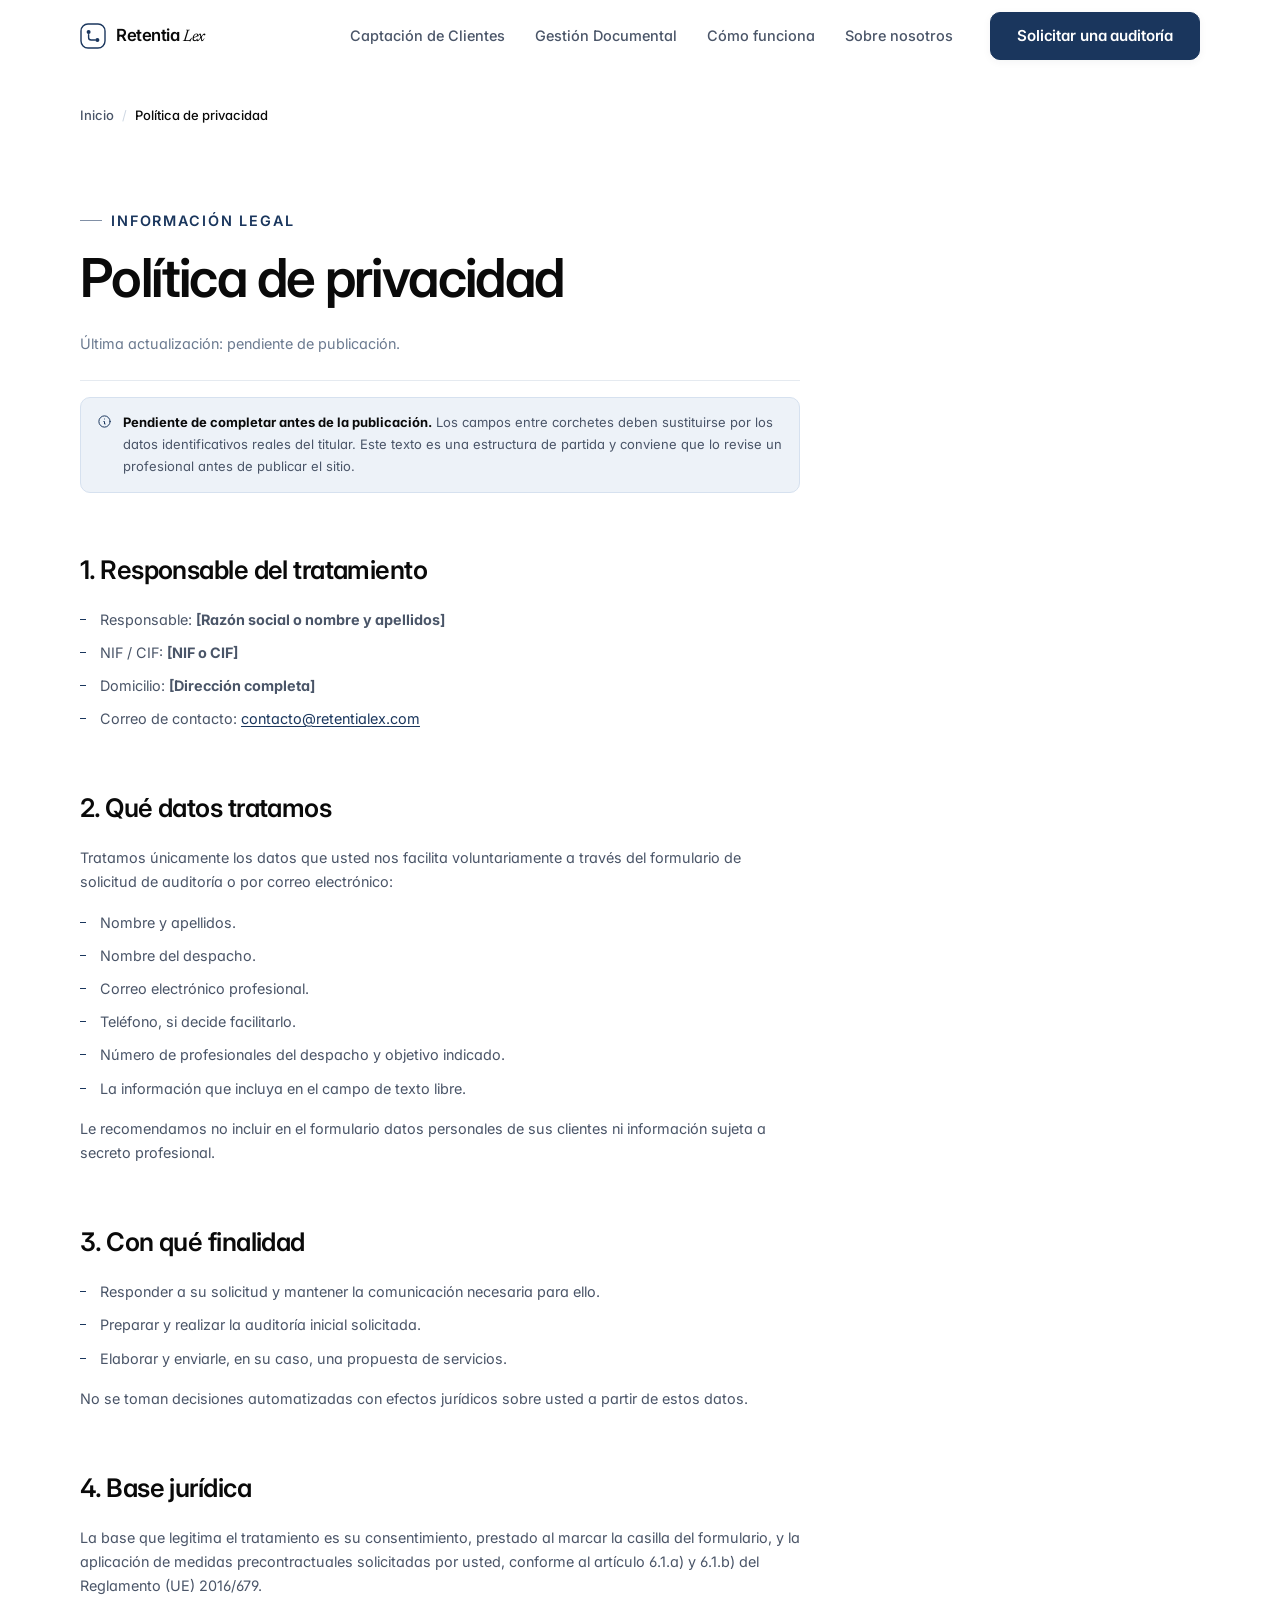
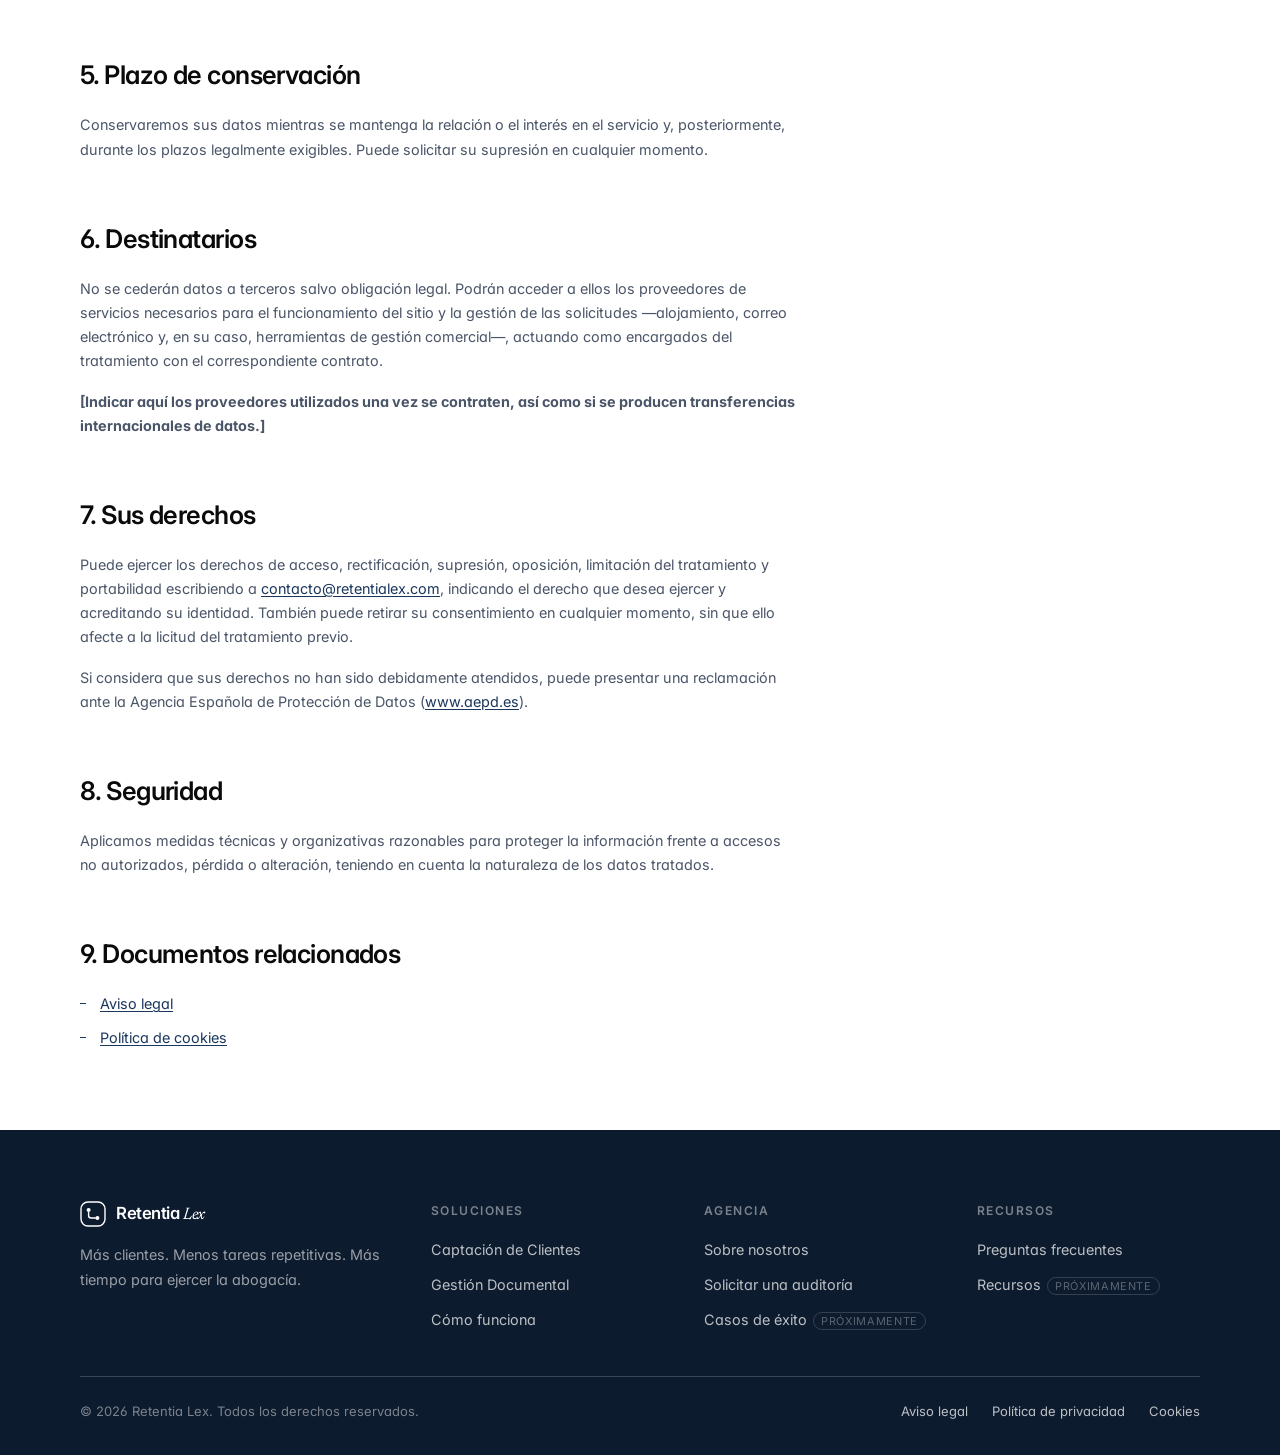
<file: politica-privacidad.html>
<!DOCTYPE html>
<html lang="es" class="no-js">
<head>
<meta charset="utf-8">
<meta name="viewport" content="width=device-width, initial-scale=1">
<title>Política de privacidad | Retentia Lex</title>
<meta name="description" content="Cómo tratamos los datos personales que nos facilita a través del formulario de solicitud de auditoría de Retentia Lex y qué derechos tiene.">
<link rel="canonical" href="https://retentialex.com/politica-privacidad.html">
<meta name="robots" content="index, follow, max-image-preview:large">
<meta name="theme-color" content="#1A365D">
<meta name="author" content="Retentia Lex">

<meta property="og:type" content="website">
<meta property="og:locale" content="es_ES">
<meta property="og:site_name" content="Retentia Lex">
<meta property="og:title" content="Política de privacidad | Retentia Lex">
<meta property="og:description" content="Cómo tratamos los datos personales que nos facilita a través del formulario de solicitud de auditoría de Retentia Lex y qué derechos tiene.">
<meta property="og:url" content="https://retentialex.com/politica-privacidad.html">
<meta property="og:image" content="https://retentialex.com/assets/img/og-cover.png">
<meta property="og:image:width" content="1200">
<meta property="og:image:height" content="630">
<meta name="twitter:card" content="summary_large_image">
<meta name="twitter:title" content="Política de privacidad | Retentia Lex">
<meta name="twitter:description" content="Cómo tratamos los datos personales que nos facilita a través del formulario de solicitud de auditoría de Retentia Lex y qué derechos tiene.">
<meta name="twitter:image" content="https://retentialex.com/assets/img/og-cover.png">

<link rel="icon" href="assets/img/favicon.svg" type="image/svg+xml">
<link rel="apple-touch-icon" href="assets/img/apple-touch-icon.png">
<link rel="manifest" href="site.webmanifest">

<link rel="preconnect" href="https://fonts.googleapis.com">
<link rel="preconnect" href="https://fonts.gstatic.com" crossorigin>
<link rel="stylesheet" href="https://fonts.googleapis.com/css2?family=Inter:wght@400;500;600;700&family=Newsreader:ital,opsz,wght@1,6..72,400;1,6..72,500&display=swap">
<link rel="stylesheet" href="assets/css/styles.css">
<script src="assets/js/config.js"></script>

</head>
<body>
<a class="skip-link" href="#main">Saltar al contenido principal</a>
<header class="site-header">
  <div class="container site-header__inner">
    <a class="logo" href="index.html" aria-label="Retentia Lex, ir al inicio">
      <svg class="logo__mark" width="26" height="26" viewBox="0 0 26 26" fill="none" aria-hidden="true" focusable="false">
        <rect x="1" y="1" width="24" height="24" rx="7" stroke="currentColor" stroke-width="1.4"/>
        <circle cx="8.6" cy="9" r="2" fill="currentColor"/>
        <circle cx="17.4" cy="17" r="2" fill="currentColor"/>
        <path d="M8.6 11.6v2.9a2.5 2.5 0 0 0 2.5 2.5h4.2" stroke="currentColor" stroke-width="1.4" stroke-linecap="round"/>
      </svg>
      <span class="logo__text">Retentia&nbsp;<em>Lex</em></span>
    </a>

    <nav class="nav" id="primary-nav" aria-label="Navegación principal">
      <ul class="nav__list">
        <li><a class="nav__link" href="automatizacion-clientes.html">Captación de Clientes</a></li>
        <li><a class="nav__link" href="gestion-documental.html">Gestión Documental</a></li>
        <li><a class="nav__link" href="como-funciona.html">Cómo funciona</a></li>
        <li><a class="nav__link" href="sobre-nosotros.html">Sobre nosotros</a></li>
      </ul>
      <a class="btn btn--primary btn--block nav__cta-mobile" href="contacto.html" data-cta="nav-movil">Solicitar una auditoría</a>
    </nav>

    <div class="header__actions">
      <a class="btn btn--primary header__cta-desktop" href="contacto.html" data-cta="cabecera">Solicitar una auditoría</a>
      <a class="btn btn--primary btn--sm header__cta-mobile" href="contacto.html" data-cta="cabecera-movil">Auditoría</a>
      <button class="nav-toggle" type="button" aria-expanded="false" aria-controls="primary-nav" aria-label="Abrir menú de navegación">
        <span class="nav-toggle__bars" aria-hidden="true"><span></span><span></span><span></span></span>
      </button>
    </div>
  </div>
</header>
<main id="main">
<nav class="breadcrumb container" aria-label="Ruta de navegación">
  <ol>
    <li><a href="index.html">Inicio</a></li>
    <li><span aria-current="page">Política de privacidad</span></li>
  </ol>
</nav>
<section class="section page-hero section--tight" aria-labelledby="pp-title">
  <div class="container">
    <div class="prose">
      <p class="eyebrow">Información legal</p>
      <h1 class="t-h1 mb-5" id="pp-title">Política de privacidad</h1>
      <p class="prose__meta">Última actualización: pendiente de publicación.</p>
      <div class="notice">
        <svg width="15" height="15" viewBox="0 0 24 24" fill="none" stroke="currentColor" stroke-width="1.6" stroke-linecap="round" stroke-linejoin="round" aria-hidden="true"><circle cx="12" cy="12" r="9"/><path d="M12 8h.01M11 12h1v4h1"/></svg>
        <span><strong>Pendiente de completar antes de la publicación.</strong> Los campos entre corchetes deben sustituirse por los datos identificativos reales del titular. Este texto es una estructura de partida y conviene que lo revise un profesional antes de publicar el sitio.</span>
      </div>
      <h2>1. Responsable del tratamiento</h2>
      <ul>
        <li>Responsable: <strong>[Razón social o nombre y apellidos]</strong></li>
        <li>NIF / CIF: <strong>[NIF o CIF]</strong></li>
        <li>Domicilio: <strong>[Dirección completa]</strong></li>
        <li>Correo de contacto: <a href="mailto:contacto@retentialex.com">contacto@retentialex.com</a></li>
      </ul>

      <h2>2. Qué datos tratamos</h2>
      <p>Tratamos únicamente los datos que usted nos facilita voluntariamente a través del formulario de solicitud de auditoría o por correo electrónico:</p>
      <ul>
        <li>Nombre y apellidos.</li>
        <li>Nombre del despacho.</li>
        <li>Correo electrónico profesional.</li>
        <li>Teléfono, si decide facilitarlo.</li>
        <li>Número de profesionales del despacho y objetivo indicado.</li>
        <li>La información que incluya en el campo de texto libre.</li>
      </ul>
      <p>Le recomendamos no incluir en el formulario datos personales de sus clientes ni información sujeta a secreto profesional.</p>

      <h2>3. Con qué finalidad</h2>
      <ul>
        <li>Responder a su solicitud y mantener la comunicación necesaria para ello.</li>
        <li>Preparar y realizar la auditoría inicial solicitada.</li>
        <li>Elaborar y enviarle, en su caso, una propuesta de servicios.</li>
      </ul>
      <p>No se toman decisiones automatizadas con efectos jurídicos sobre usted a partir de estos datos.</p>

      <h2>4. Base jurídica</h2>
      <p>La base que legitima el tratamiento es su consentimiento, prestado al marcar la casilla del formulario, y la aplicación de medidas precontractuales solicitadas por usted, conforme al artículo 6.1.a) y 6.1.b) del Reglamento (UE) 2016/679.</p>

      <h2>5. Plazo de conservación</h2>
      <p>Conservaremos sus datos mientras se mantenga la relación o el interés en el servicio y, posteriormente, durante los plazos legalmente exigibles. Puede solicitar su supresión en cualquier momento.</p>

      <h2>6. Destinatarios</h2>
      <p>No se cederán datos a terceros salvo obligación legal. Podrán acceder a ellos los proveedores de servicios necesarios para el funcionamiento del sitio y la gestión de las solicitudes —alojamiento, correo electrónico y, en su caso, herramientas de gestión comercial—, actuando como encargados del tratamiento con el correspondiente contrato.</p>
      <p><strong>[Indicar aquí los proveedores utilizados una vez se contraten, así como si se producen transferencias internacionales de datos.]</strong></p>

      <h2>7. Sus derechos</h2>
      <p>Puede ejercer los derechos de acceso, rectificación, supresión, oposición, limitación del tratamiento y portabilidad escribiendo a <a href="mailto:contacto@retentialex.com">contacto@retentialex.com</a>, indicando el derecho que desea ejercer y acreditando su identidad. También puede retirar su consentimiento en cualquier momento, sin que ello afecte a la licitud del tratamiento previo.</p>
      <p>Si considera que sus derechos no han sido debidamente atendidos, puede presentar una reclamación ante la Agencia Española de Protección de Datos (<a href="https://www.aepd.es" rel="noopener nofollow" target="_blank">www.aepd.es</a>).</p>

      <h2>8. Seguridad</h2>
      <p>Aplicamos medidas técnicas y organizativas razonables para proteger la información frente a accesos no autorizados, pérdida o alteración, teniendo en cuenta la naturaleza de los datos tratados.</p>

      <h2>9. Documentos relacionados</h2>
      <ul>
        <li><a href="aviso-legal.html">Aviso legal</a></li>
        <li><a href="cookies.html">Política de cookies</a></li>
      </ul>
    </div>
  </div>
</section>
</main>
<footer class="site-footer">
  <div class="container">
    <div class="footer__top">
      <div class="footer__brand">
        <a class="logo" href="index.html" aria-label="Retentia Lex, ir al inicio">
          <svg class="logo__mark" width="26" height="26" viewBox="0 0 26 26" fill="none" aria-hidden="true" focusable="false">
            <rect x="1" y="1" width="24" height="24" rx="7" stroke="currentColor" stroke-width="1.4"/>
            <circle cx="8.6" cy="9" r="2" fill="currentColor"/>
            <circle cx="17.4" cy="17" r="2" fill="currentColor"/>
            <path d="M8.6 11.6v2.9a2.5 2.5 0 0 0 2.5 2.5h4.2" stroke="currentColor" stroke-width="1.4" stroke-linecap="round"/>
          </svg>
          <span class="logo__text">Retentia&nbsp;<em>Lex</em></span>
        </a>
        <p class="footer__tagline">Más clientes. Menos tareas repetitivas. Más tiempo para ejercer la abogacía.</p>
      </div>

      <div>
        <h2 class="footer__col-title">Soluciones</h2>
        <ul class="footer__links">
          <li><a href="automatizacion-clientes.html">Captación de Clientes</a></li>
          <li><a href="gestion-documental.html">Gestión Documental</a></li>
          <li><a href="como-funciona.html">Cómo funciona</a></li>
        </ul>
      </div>

      <div>
        <h2 class="footer__col-title">Agencia</h2>
        <ul class="footer__links">
          <li><a href="sobre-nosotros.html">Sobre nosotros</a></li>
          <li><a href="contacto.html">Solicitar una auditoría</a></li>
          <li><a href="casos-de-exito.html">Casos de éxito<span class="footer__soon">Próximamente</span></a></li>
        </ul>
      </div>

      <div>
        <h2 class="footer__col-title">Recursos</h2>
        <ul class="footer__links">
          <li><a href="preguntas-frecuentes.html">Preguntas frecuentes</a></li>
          <li><a href="recursos.html">Recursos<span class="footer__soon">Próximamente</span></a></li>
        </ul>
      </div>
    </div>

    <div class="footer__bottom">
      <p>&copy; <span data-year>2026</span> Retentia Lex. Todos los derechos reservados.</p>
      <nav class="footer__legal" aria-label="Enlaces legales">
        <a href="aviso-legal.html">Aviso legal</a>
        <a href="politica-privacidad.html">Política de privacidad</a>
        <a href="cookies.html">Cookies</a>
      </nav>
    </div>
  </div>
</footer>
<script src="assets/js/main.js" defer></script>
</body>
</html>
</file>
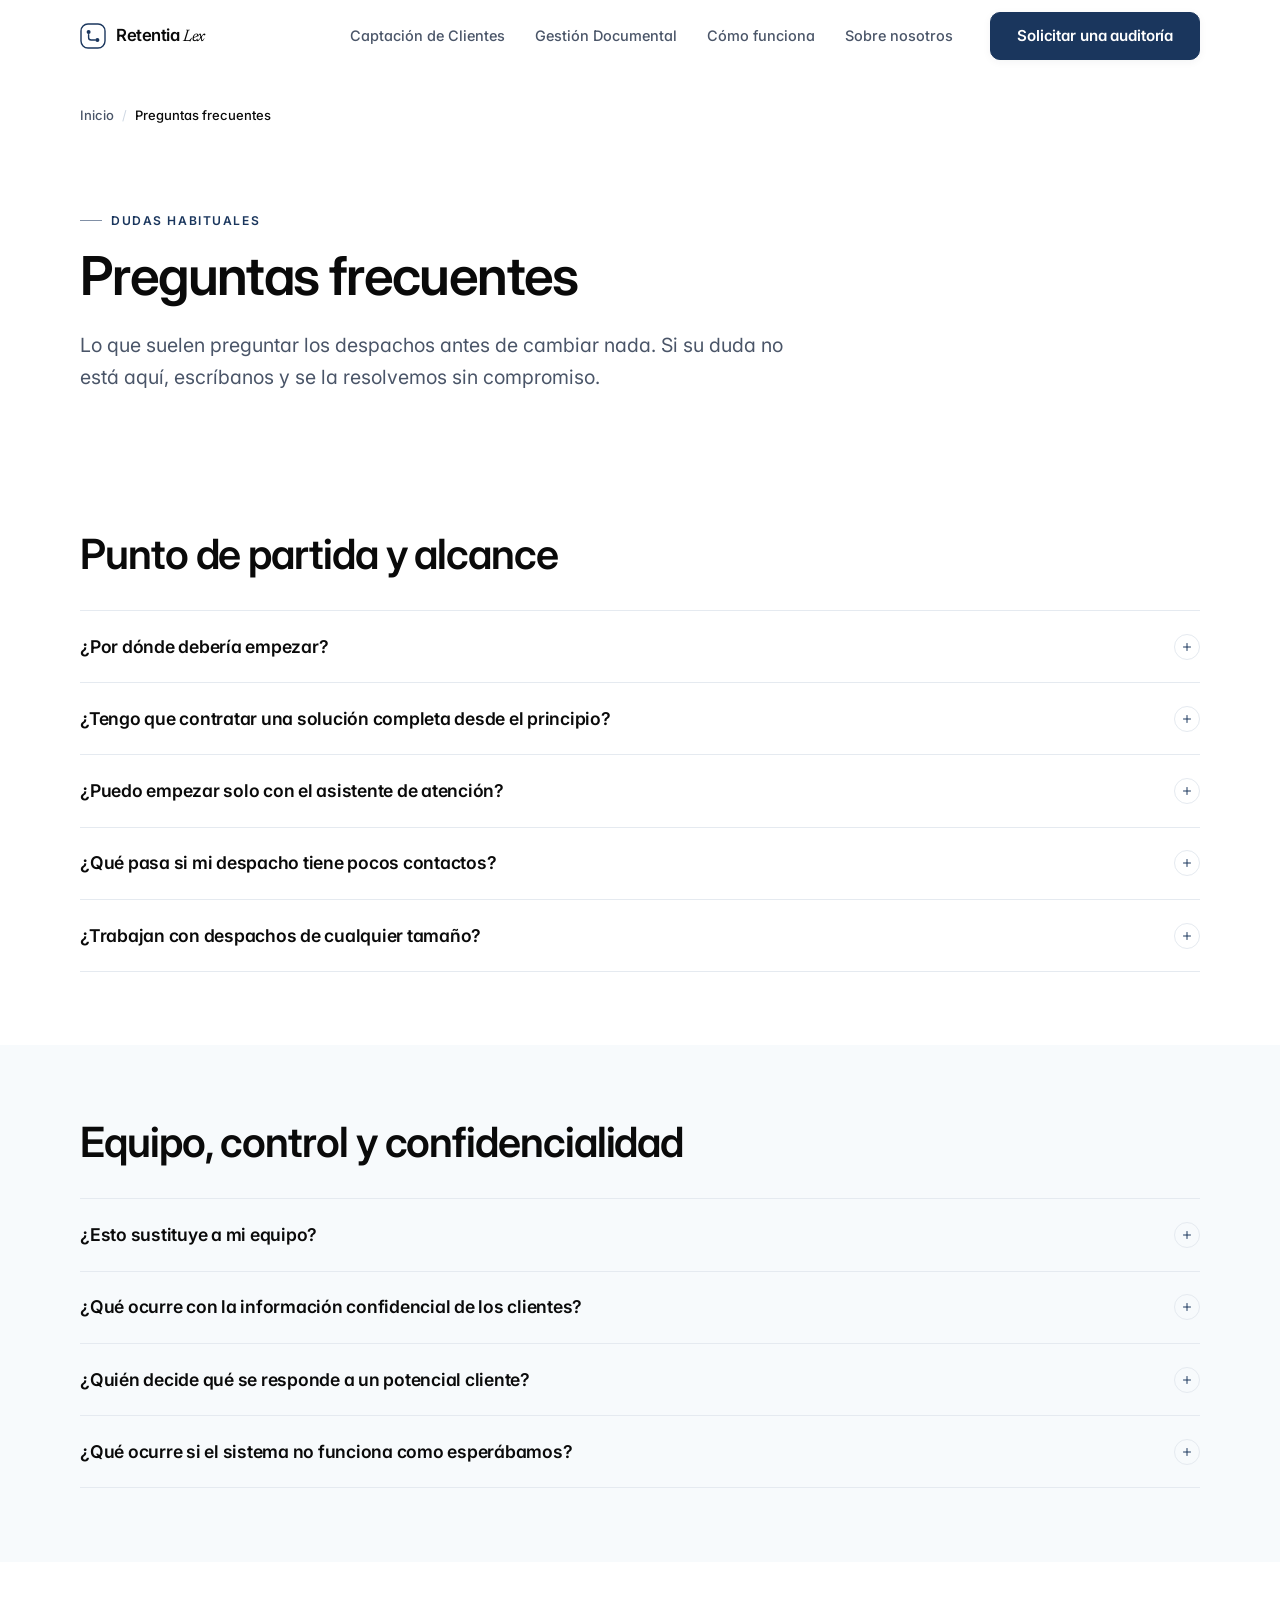
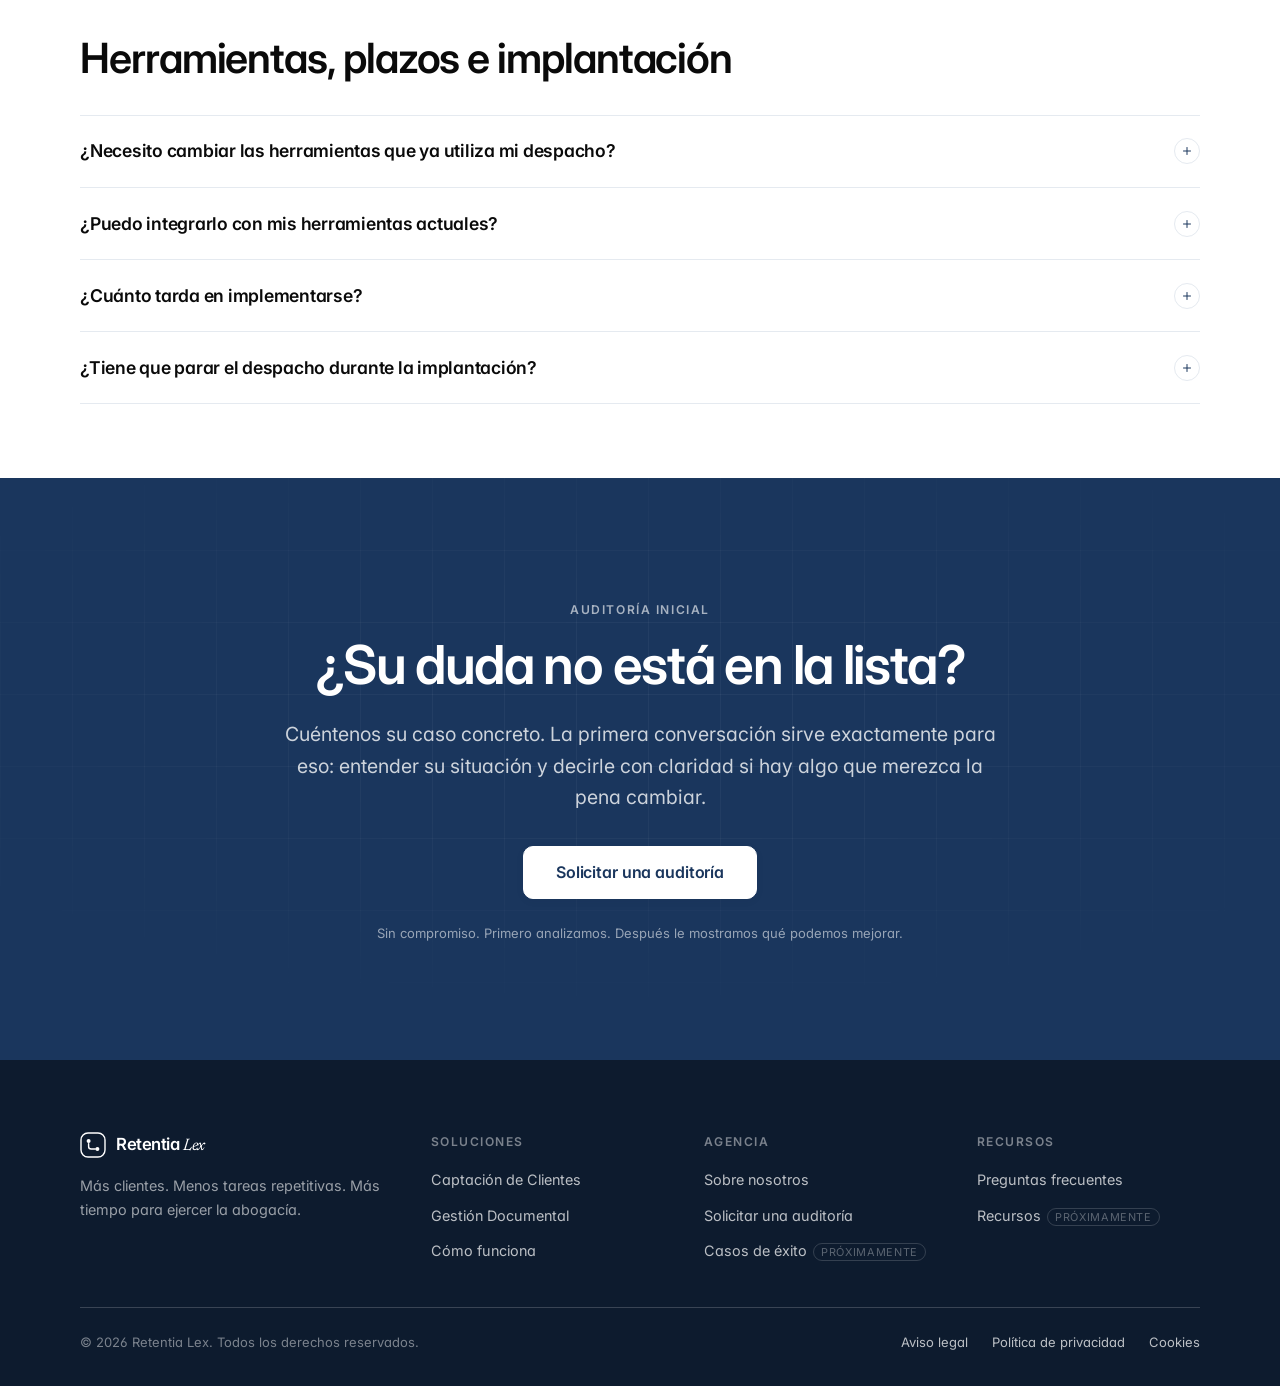
<file: preguntas-frecuentes.html>
<!DOCTYPE html>
<html lang="es" class="no-js">
<head>
<meta charset="utf-8">
<meta name="viewport" content="width=device-width, initial-scale=1">
<title>Preguntas frecuentes de los despachos | Retentia Lex</title>
<meta name="description" content="Alcance, confidencialidad, plazos, integraciones y punto de partida: las dudas más habituales de los despachos antes de dar el paso.">
<link rel="canonical" href="https://retentialex.com/preguntas-frecuentes.html">
<meta name="robots" content="index, follow, max-image-preview:large">
<meta name="theme-color" content="#1A365D">
<meta name="author" content="Retentia Lex">

<meta property="og:type" content="website">
<meta property="og:locale" content="es_ES">
<meta property="og:site_name" content="Retentia Lex">
<meta property="og:title" content="Preguntas frecuentes de los despachos | Retentia Lex">
<meta property="og:description" content="Alcance, confidencialidad, plazos, integraciones y punto de partida: las dudas más habituales de los despachos antes de dar el paso.">
<meta property="og:url" content="https://retentialex.com/preguntas-frecuentes.html">
<meta property="og:image" content="https://retentialex.com/assets/img/og-cover.png">
<meta property="og:image:width" content="1200">
<meta property="og:image:height" content="630">
<meta name="twitter:card" content="summary_large_image">
<meta name="twitter:title" content="Preguntas frecuentes de los despachos | Retentia Lex">
<meta name="twitter:description" content="Alcance, confidencialidad, plazos, integraciones y punto de partida: las dudas más habituales de los despachos antes de dar el paso.">
<meta name="twitter:image" content="https://retentialex.com/assets/img/og-cover.png">

<link rel="icon" href="assets/img/favicon.svg" type="image/svg+xml">
<link rel="apple-touch-icon" href="assets/img/apple-touch-icon.png">
<link rel="manifest" href="site.webmanifest">

<link rel="preconnect" href="https://fonts.googleapis.com">
<link rel="preconnect" href="https://fonts.gstatic.com" crossorigin>
<link rel="stylesheet" href="https://fonts.googleapis.com/css2?family=Inter:wght@400;500;600;700&family=Newsreader:ital,opsz,wght@1,6..72,400;1,6..72,500&display=swap">
<link rel="stylesheet" href="assets/css/styles.css">
<script src="assets/js/config.js"></script>
<script type="application/ld+json">
{
  "@context": "https://schema.org",
  "@type": "BreadcrumbList",
  "itemListElement": [
    { "@type": "ListItem", "position": 1, "name": "Inicio", "item": "https://retentialex.com/" },
    { "@type": "ListItem", "position": 2, "name": "Preguntas frecuentes", "item": "https://retentialex.com/preguntas-frecuentes.html" }
  ]
}
</script>
</head>
<body>
<a class="skip-link" href="#main">Saltar al contenido principal</a>
<header class="site-header">
  <div class="container site-header__inner">
    <a class="logo" href="index.html" aria-label="Retentia Lex, ir al inicio">
      <svg class="logo__mark" width="26" height="26" viewBox="0 0 26 26" fill="none" aria-hidden="true" focusable="false">
        <rect x="1" y="1" width="24" height="24" rx="7" stroke="currentColor" stroke-width="1.4"/>
        <circle cx="8.6" cy="9" r="2" fill="currentColor"/>
        <circle cx="17.4" cy="17" r="2" fill="currentColor"/>
        <path d="M8.6 11.6v2.9a2.5 2.5 0 0 0 2.5 2.5h4.2" stroke="currentColor" stroke-width="1.4" stroke-linecap="round"/>
      </svg>
      <span class="logo__text">Retentia&nbsp;<em>Lex</em></span>
    </a>

    <nav class="nav" id="primary-nav" aria-label="Navegación principal">
      <ul class="nav__list">
        <li><a class="nav__link" href="automatizacion-clientes.html">Captación de Clientes</a></li>
        <li><a class="nav__link" href="gestion-documental.html">Gestión Documental</a></li>
        <li><a class="nav__link" href="como-funciona.html">Cómo funciona</a></li>
        <li><a class="nav__link" href="sobre-nosotros.html">Sobre nosotros</a></li>
      </ul>
      <a class="btn btn--primary btn--block nav__cta-mobile" href="contacto.html" data-cta="nav-movil">Solicitar una auditoría</a>
    </nav>

    <div class="header__actions">
      <a class="btn btn--primary header__cta-desktop" href="contacto.html" data-cta="cabecera">Solicitar una auditoría</a>
      <a class="btn btn--primary btn--sm header__cta-mobile" href="contacto.html" data-cta="cabecera-movil">Auditoría</a>
      <button class="nav-toggle" type="button" aria-expanded="false" aria-controls="primary-nav" aria-label="Abrir menú de navegación">
        <span class="nav-toggle__bars" aria-hidden="true"><span></span><span></span><span></span></span>
      </button>
    </div>
  </div>
</header>
<main id="main">
<nav class="breadcrumb container" aria-label="Ruta de navegación">
  <ol>
    <li><a href="index.html">Inicio</a></li>
    <li><span aria-current="page">Preguntas frecuentes</span></li>
  </ol>
</nav>

<section class="section page-hero section--tight" aria-labelledby="faq-page-title">
  <div class="container">
    <div class="page-hero__copy">
      <p class="eyebrow">Dudas habituales</p>
      <h1 class="t-h1 page-hero__title" id="faq-page-title">Preguntas frecuentes</h1>
      <p class="t-lead maxw-60">Lo que suelen preguntar los despachos antes de cambiar nada. Si su duda no está aquí, escríbanos y se la resolvemos sin compromiso.</p>
    </div>
  </div>
</section>

<section class="section section--tight" aria-labelledby="faq-inicio-title">
  <div class="container">
    <h2 class="t-h2 mb-6" id="faq-inicio-title">Punto de partida y alcance</h2>
    <div class="faq" data-faq>
      <details class="faq__item">
        <summary>¿Por dónde debería empezar?
          <span class="faq__icon" aria-hidden="true"><svg width="12" height="12" viewBox="0 0 24 24" fill="none" stroke="currentColor" stroke-width="2" stroke-linecap="round"><path d="M12 5v14M5 12h14"/></svg></span>
        </summary>
        <div class="faq__answer"><p>Por eso comenzamos con una auditoría. Antes de recomendar una solución analizamos dónde existe una oportunidad real de ahorrar tiempo o recuperar oportunidades.</p></div>
      </details>
      <details class="faq__item">
        <summary>¿Tengo que contratar una solución completa desde el principio?
          <span class="faq__icon" aria-hidden="true"><svg width="12" height="12" viewBox="0 0 24 24" fill="none" stroke="currentColor" stroke-width="2" stroke-linecap="round"><path d="M12 5v14M5 12h14"/></svg></span>
        </summary>
        <div class="faq__answer"><p>No. Los dos caminos están organizados por niveles precisamente para eso: se empieza por el primero y se avanza solo si el resultado lo justifica.</p></div>
      </details>
      <details class="faq__item">
        <summary>¿Puedo empezar solo con el asistente de atención?
          <span class="faq__icon" aria-hidden="true"><svg width="12" height="12" viewBox="0 0 24 24" fill="none" stroke="currentColor" stroke-width="2" stroke-linecap="round"><path d="M12 5v14M5 12h14"/></svg></span>
        </summary>
        <div class="faq__answer"><p>Sí, es uno de los puntos de entrada más habituales. El segundo nivel del camino de captación de clientes es exactamente eso: un asistente que atiende la primera consulta y filtra lo que llega. A partir de ahí puede ampliarse, o quedarse ahí si le resulta suficiente.</p></div>
      </details>
      <details class="faq__item">
        <summary>¿Qué pasa si mi despacho tiene pocos contactos?
          <span class="faq__icon" aria-hidden="true"><svg width="12" height="12" viewBox="0 0 24 24" fill="none" stroke="currentColor" stroke-width="2" stroke-linecap="round"><path d="M12 5v14M5 12h14"/></svg></span>
        </summary>
        <div class="faq__answer"><p>Cuando llegan pocas consultas, perder una pesa más. En esos casos el valor no está en gestionar mucho volumen, sino en que no se escape ninguna oportunidad y en recuperar horas administrativas. La auditoría sirve precisamente para comprobar si existe esa oportunidad o si, sencillamente, no la hay.</p></div>
      </details>
      <details class="faq__item">
        <summary>¿Trabajan con despachos de cualquier tamaño?
          <span class="faq__icon" aria-hidden="true"><svg width="12" height="12" viewBox="0 0 24 24" fill="none" stroke="currentColor" stroke-width="2" stroke-linecap="round"><path d="M12 5v14M5 12h14"/></svg></span>
        </summary>
        <div class="faq__answer"><p>El enfoque está pensado para despachos pequeños y medianos, donde las tareas repetitivas recaen sobre pocas personas y cada hora administrativa se nota. En estructuras mayores el planteamiento es el mismo, pero el trabajo de integración suele ser más extenso.</p></div>
      </details>
    </div>
  </div>
</section>

<section class="section section--platinum section--tight" aria-labelledby="faq-control-title">
  <div class="container">
    <h2 class="t-h2 mb-6" id="faq-control-title">Equipo, control y confidencialidad</h2>
    <div class="faq" data-faq>
      <details class="faq__item">
        <summary>¿Esto sustituye a mi equipo?
          <span class="faq__icon" aria-hidden="true"><svg width="12" height="12" viewBox="0 0 24 24" fill="none" stroke="currentColor" stroke-width="2" stroke-linecap="round"><path d="M12 5v14M5 12h14"/></svg></span>
        </summary>
        <div class="faq__answer"><p>No. El sistema se ocupa de las tareas repetitivas —responder lo mismo una y otra vez, clasificar, buscar, recordar un seguimiento— para que su equipo dedique el tiempo al criterio jurídico y a la relación con el cliente. Las decisiones siguen siendo suyas.</p></div>
      </details>
      <details class="faq__item">
        <summary>¿Qué ocurre con la información confidencial de los clientes?
          <span class="faq__icon" aria-hidden="true"><svg width="12" height="12" viewBox="0 0 24 24" fill="none" stroke="currentColor" stroke-width="2" stroke-linecap="round"><path d="M12 5v14M5 12h14"/></svg></span>
        </summary>
        <div class="faq__answer"><p>Se trata como lo que es: información sensible. Al diseñar cada proceso definimos qué datos intervienen en cada paso, quién accede a ellos y dónde se almacenan, y se acuerda con el despacho antes de implantar nada. Su despacho mantiene el control sobre la información y sobre sus obligaciones profesionales.</p></div>
      </details>
      <details class="faq__item">
        <summary>¿Quién decide qué se responde a un potencial cliente?
          <span class="faq__icon" aria-hidden="true"><svg width="12" height="12" viewBox="0 0 24 24" fill="none" stroke="currentColor" stroke-width="2" stroke-linecap="round"><path d="M12 5v14M5 12h14"/></svg></span>
        </summary>
        <div class="faq__answer"><p>El despacho. Los mensajes, los criterios de cualificación y los casos en los que la conversación debe pasar a una persona se definen con usted antes de poner nada en funcionamiento, y pueden ajustarse en cualquier momento.</p></div>
      </details>
      <details class="faq__item">
        <summary>¿Qué ocurre si el sistema no funciona como esperábamos?
          <span class="faq__icon" aria-hidden="true"><svg width="12" height="12" viewBox="0 0 24 24" fill="none" stroke="currentColor" stroke-width="2" stroke-linecap="round"><path d="M12 5v14M5 12h14"/></svg></span>
        </summary>
        <div class="faq__answer"><p>Se ajusta. La fase de optimización existe para eso: revisar cómo se comporta el sistema con casos reales y corregir criterios, mensajes o reglas. Si algo no aporta valor, se retira.</p></div>
      </details>
    </div>
  </div>
</section>

<section class="section section--tight" aria-labelledby="faq-implantacion-title">
  <div class="container">
    <h2 class="t-h2 mb-6" id="faq-implantacion-title">Herramientas, plazos e implantación</h2>
    <div class="faq" data-faq>
      <details class="faq__item">
        <summary>¿Necesito cambiar las herramientas que ya utiliza mi despacho?
          <span class="faq__icon" aria-hidden="true"><svg width="12" height="12" viewBox="0 0 24 24" fill="none" stroke="currentColor" stroke-width="2" stroke-linecap="round"><path d="M12 5v14M5 12h14"/></svg></span>
        </summary>
        <div class="faq__answer"><p>No es el punto de partida. Trabajamos sobre el funcionamiento actual del despacho y valoramos primero qué puede resolverse con las herramientas que ya utiliza. Si en algún momento fuese recomendable incorporar o sustituir alguna, se lo explicaremos antes, con el motivo y la alternativa.</p></div>
      </details>
      <details class="faq__item">
        <summary>¿Puedo integrarlo con mis herramientas actuales?
          <span class="faq__icon" aria-hidden="true"><svg width="12" height="12" viewBox="0 0 24 24" fill="none" stroke="currentColor" stroke-width="2" stroke-linecap="round"><path d="M12 5v14M5 12h14"/></svg></span>
        </summary>
        <div class="faq__answer"><p>Es el objetivo. Durante la auditoría revisamos qué utiliza —web, correo, agenda, gestor de expedientes, CRM— y qué integraciones admite cada herramienta. Si alguna no permite conectarse, se lo decimos con claridad y proponemos una alternativa.</p></div>
      </details>
      <details class="faq__item">
        <summary>¿Cuánto tarda en implementarse?
          <span class="faq__icon" aria-hidden="true"><svg width="12" height="12" viewBox="0 0 24 24" fill="none" stroke="currentColor" stroke-width="2" stroke-linecap="round"><path d="M12 5v14M5 12h14"/></svg></span>
        </summary>
        <div class="faq__answer"><p>Depende del nivel por el que empiece y de cómo trabaje actualmente el despacho. Una demostración y una auditoría inicial son rápidas; rediseñar de forma integral los procesos documentales requiere más trabajo previo. Tras la auditoría le indicamos un plazo concreto para su caso, no una estimación genérica.</p></div>
      </details>
      <details class="faq__item">
        <summary>¿Tiene que parar el despacho durante la implantación?
          <span class="faq__icon" aria-hidden="true"><svg width="12" height="12" viewBox="0 0 24 24" fill="none" stroke="currentColor" stroke-width="2" stroke-linecap="round"><path d="M12 5v14M5 12h14"/></svg></span>
        </summary>
        <div class="faq__answer"><p>No. El sistema se configura y se prueba en paralelo al trabajo habitual, y solo entra en funcionamiento cuando el despacho da el visto bueno.</p></div>
      </details>
    </div>
  </div>
</section>
<section class="section section--sapphire" aria-labelledby="cta-final-title">
  <div class="container container--narrow text-center">
    <p class="eyebrow eyebrow--plain">Auditoría inicial</p>
    <h2 class="t-h1 reveal" id="cta-final-title">¿Su duda no está en la lista?</h2>
    <p class="t-lead mt-5 mx-auto maxw-60 reveal">Cuéntenos su caso concreto. La primera conversación sirve exactamente para eso: entender su situación y decirle con claridad si hay algo que merezca la pena cambiar.</p>
    <div class="btn-group mt-6" style="justify-content:center">
      <a class="btn btn--primary btn--lg" href="contacto.html" data-cta="cta-final-faq">Solicitar una auditoría</a>
    </div>
    <p class="t-micro mt-5">Sin compromiso. Primero analizamos. Después le mostramos qué podemos mejorar.</p>
  </div>
</section>
</main>
<footer class="site-footer">
  <div class="container">
    <div class="footer__top">
      <div class="footer__brand">
        <a class="logo" href="index.html" aria-label="Retentia Lex, ir al inicio">
          <svg class="logo__mark" width="26" height="26" viewBox="0 0 26 26" fill="none" aria-hidden="true" focusable="false">
            <rect x="1" y="1" width="24" height="24" rx="7" stroke="currentColor" stroke-width="1.4"/>
            <circle cx="8.6" cy="9" r="2" fill="currentColor"/>
            <circle cx="17.4" cy="17" r="2" fill="currentColor"/>
            <path d="M8.6 11.6v2.9a2.5 2.5 0 0 0 2.5 2.5h4.2" stroke="currentColor" stroke-width="1.4" stroke-linecap="round"/>
          </svg>
          <span class="logo__text">Retentia&nbsp;<em>Lex</em></span>
        </a>
        <p class="footer__tagline">Más clientes. Menos tareas repetitivas. Más tiempo para ejercer la abogacía.</p>
      </div>

      <div>
        <h2 class="footer__col-title">Soluciones</h2>
        <ul class="footer__links">
          <li><a href="automatizacion-clientes.html">Captación de Clientes</a></li>
          <li><a href="gestion-documental.html">Gestión Documental</a></li>
          <li><a href="como-funciona.html">Cómo funciona</a></li>
        </ul>
      </div>

      <div>
        <h2 class="footer__col-title">Agencia</h2>
        <ul class="footer__links">
          <li><a href="sobre-nosotros.html">Sobre nosotros</a></li>
          <li><a href="contacto.html">Solicitar una auditoría</a></li>
          <li><a href="casos-de-exito.html">Casos de éxito<span class="footer__soon">Próximamente</span></a></li>
        </ul>
      </div>

      <div>
        <h2 class="footer__col-title">Recursos</h2>
        <ul class="footer__links">
          <li><a href="preguntas-frecuentes.html">Preguntas frecuentes</a></li>
          <li><a href="recursos.html">Recursos<span class="footer__soon">Próximamente</span></a></li>
        </ul>
      </div>
    </div>

    <div class="footer__bottom">
      <p>&copy; <span data-year>2026</span> Retentia Lex. Todos los derechos reservados.</p>
      <nav class="footer__legal" aria-label="Enlaces legales">
        <a href="aviso-legal.html">Aviso legal</a>
        <a href="politica-privacidad.html">Política de privacidad</a>
        <a href="cookies.html">Cookies</a>
      </nav>
    </div>
  </div>
</footer>
<div class="mobile-cta">
  <a class="btn btn--primary btn--block" href="contacto.html" data-cta="barra-movil">Solicitar una auditoría</a>
</div>
<script src="assets/js/main.js" defer></script>
</body>
</html>
</file>
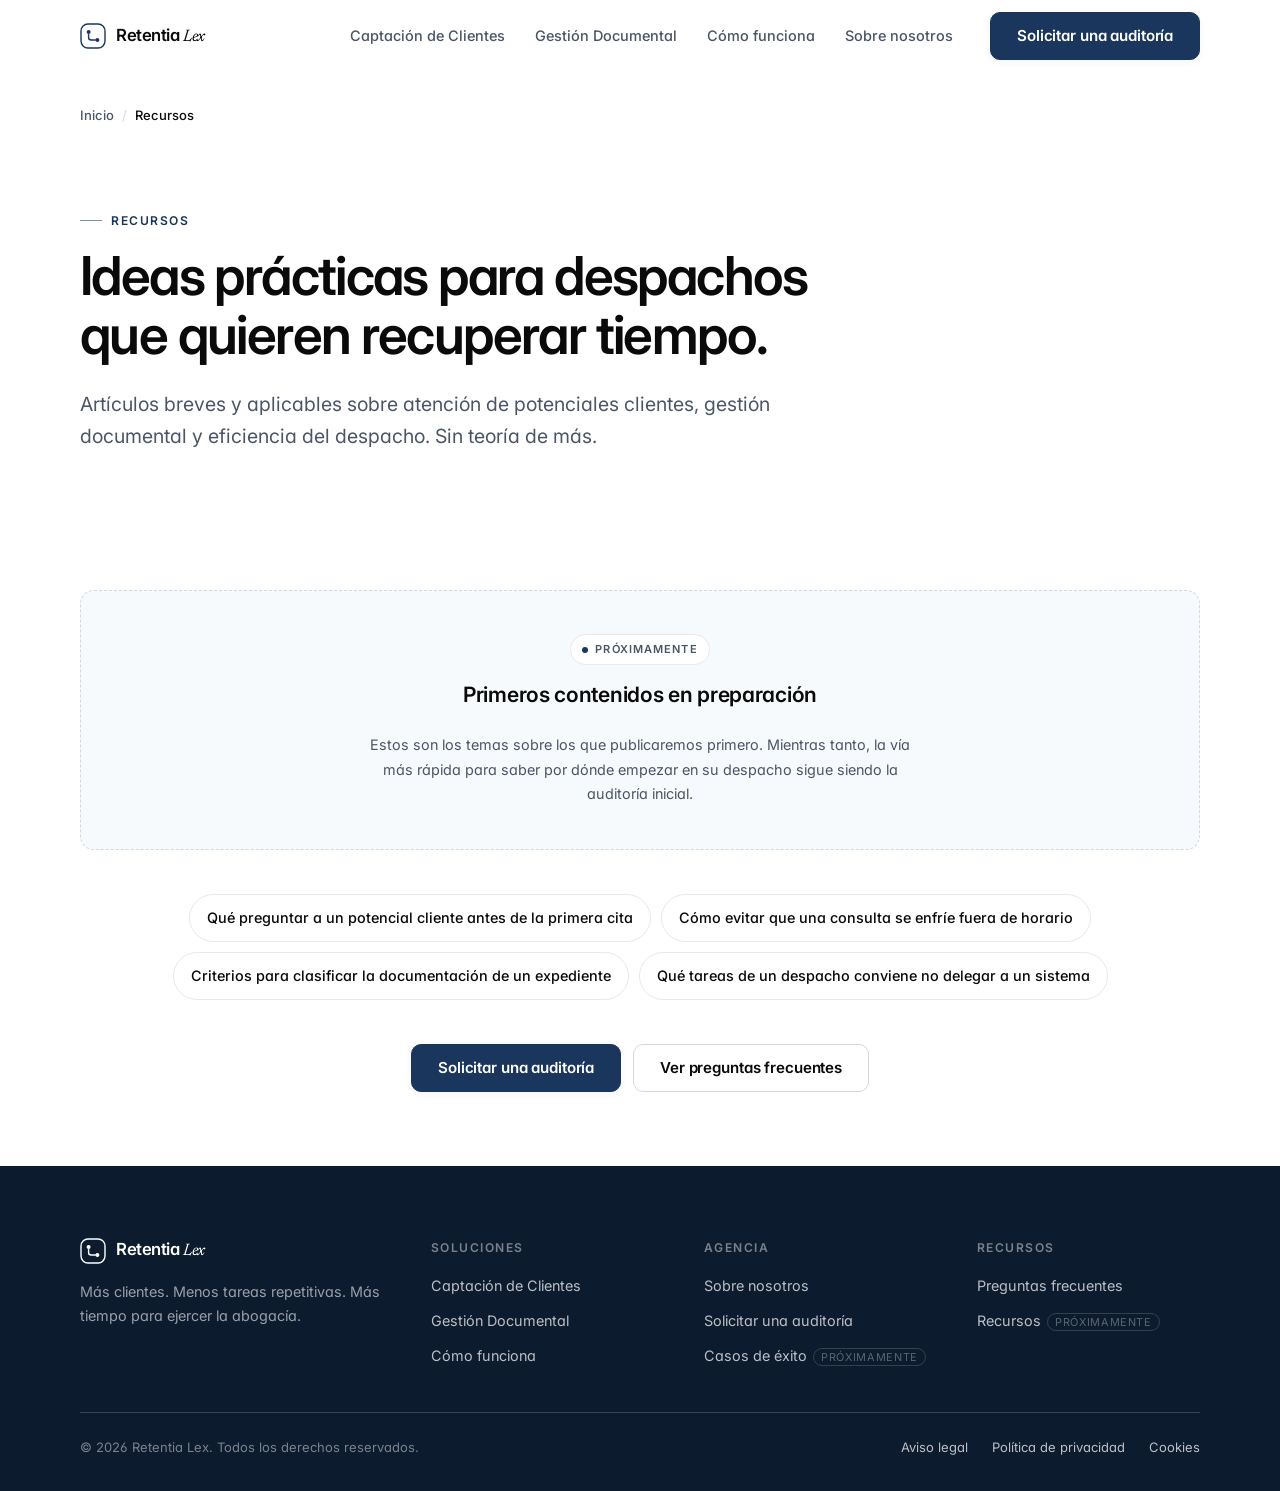
<file: recursos.html>
<!DOCTYPE html>
<html lang="es" class="no-js">
<head>
<meta charset="utf-8">
<meta name="viewport" content="width=device-width, initial-scale=1">
<title>Recursos para despachos de abogados | Retentia Lex</title>
<meta name="description" content="Guías y artículos prácticos sobre captación de clientes, gestión documental y eficiencia en despachos de abogados.">
<link rel="canonical" href="https://retentialex.com/recursos.html">
<meta name="robots" content="noindex, follow">
<meta name="theme-color" content="#1A365D">
<meta name="author" content="Retentia Lex">

<meta property="og:type" content="website">
<meta property="og:locale" content="es_ES">
<meta property="og:site_name" content="Retentia Lex">
<meta property="og:title" content="Recursos para despachos de abogados | Retentia Lex">
<meta property="og:description" content="Guías y artículos prácticos sobre captación de clientes, gestión documental y eficiencia en despachos de abogados.">
<meta property="og:url" content="https://retentialex.com/recursos.html">
<meta property="og:image" content="https://retentialex.com/assets/img/og-cover.png">
<meta property="og:image:width" content="1200">
<meta property="og:image:height" content="630">
<meta name="twitter:card" content="summary_large_image">
<meta name="twitter:title" content="Recursos para despachos de abogados | Retentia Lex">
<meta name="twitter:description" content="Guías y artículos prácticos sobre captación de clientes, gestión documental y eficiencia en despachos de abogados.">
<meta name="twitter:image" content="https://retentialex.com/assets/img/og-cover.png">

<link rel="icon" href="assets/img/favicon.svg" type="image/svg+xml">
<link rel="apple-touch-icon" href="assets/img/apple-touch-icon.png">
<link rel="manifest" href="site.webmanifest">

<link rel="preconnect" href="https://fonts.googleapis.com">
<link rel="preconnect" href="https://fonts.gstatic.com" crossorigin>
<link rel="stylesheet" href="https://fonts.googleapis.com/css2?family=Inter:wght@400;500;600;700&family=Newsreader:ital,opsz,wght@1,6..72,400;1,6..72,500&display=swap">
<link rel="stylesheet" href="assets/css/styles.css">
<script src="assets/js/config.js"></script>

</head>
<body>
<a class="skip-link" href="#main">Saltar al contenido principal</a>
<header class="site-header">
  <div class="container site-header__inner">
    <a class="logo" href="index.html" aria-label="Retentia Lex, ir al inicio">
      <svg class="logo__mark" width="26" height="26" viewBox="0 0 26 26" fill="none" aria-hidden="true" focusable="false">
        <rect x="1" y="1" width="24" height="24" rx="7" stroke="currentColor" stroke-width="1.4"/>
        <circle cx="8.6" cy="9" r="2" fill="currentColor"/>
        <circle cx="17.4" cy="17" r="2" fill="currentColor"/>
        <path d="M8.6 11.6v2.9a2.5 2.5 0 0 0 2.5 2.5h4.2" stroke="currentColor" stroke-width="1.4" stroke-linecap="round"/>
      </svg>
      <span class="logo__text">Retentia&nbsp;<em>Lex</em></span>
    </a>

    <nav class="nav" id="primary-nav" aria-label="Navegación principal">
      <ul class="nav__list">
        <li><a class="nav__link" href="automatizacion-clientes.html">Captación de Clientes</a></li>
        <li><a class="nav__link" href="gestion-documental.html">Gestión Documental</a></li>
        <li><a class="nav__link" href="como-funciona.html">Cómo funciona</a></li>
        <li><a class="nav__link" href="sobre-nosotros.html">Sobre nosotros</a></li>
      </ul>
      <a class="btn btn--primary btn--block nav__cta-mobile" href="contacto.html" data-cta="nav-movil">Solicitar una auditoría</a>
    </nav>

    <div class="header__actions">
      <a class="btn btn--primary header__cta-desktop" href="contacto.html" data-cta="cabecera">Solicitar una auditoría</a>
      <a class="btn btn--primary btn--sm header__cta-mobile" href="contacto.html" data-cta="cabecera-movil">Auditoría</a>
      <button class="nav-toggle" type="button" aria-expanded="false" aria-controls="primary-nav" aria-label="Abrir menú de navegación">
        <span class="nav-toggle__bars" aria-hidden="true"><span></span><span></span><span></span></span>
      </button>
    </div>
  </div>
</header>
<main id="main">
<nav class="breadcrumb container" aria-label="Ruta de navegación">
  <ol>
    <li><a href="index.html">Inicio</a></li>
    <li><span aria-current="page">Recursos</span></li>
  </ol>
</nav>

<section class="section page-hero section--tight" aria-labelledby="rc-title">
  <div class="container">
    <div class="page-hero__copy">
      <p class="eyebrow">Recursos</p>
      <h1 class="t-h1 page-hero__title" id="rc-title">Ideas prácticas para despachos que quieren recuperar tiempo.</h1>
      <p class="t-lead maxw-60">Artículos breves y aplicables sobre atención de potenciales clientes, gestión documental y eficiencia del despacho. Sin teoría de más.</p>
    </div>
  </div>
</section>

<section class="section section--tight" aria-labelledby="rc-proximos-title">
  <div class="container">
    <div class="soon-panel reveal">
      <span class="badge badge--dot">Próximamente</span>
      <h2 class="t-h3 mb-5" id="rc-proximos-title">Primeros contenidos en preparación</h2>
      <p class="card__text mx-auto maxw-60">Estos son los temas sobre los que publicaremos primero. Mientras tanto, la vía más rápida para saber por dónde empezar en su despacho sigue siendo la auditoría inicial.</p>
    </div>

    <ul class="pills mt-7" style="justify-content:center" data-reveal-group>
      <li class="pill reveal">Qué preguntar a un potencial cliente antes de la primera cita</li>
      <li class="pill reveal">Cómo evitar que una consulta se enfríe fuera de horario</li>
      <li class="pill reveal">Criterios para clasificar la documentación de un expediente</li>
      <li class="pill reveal">Qué tareas de un despacho conviene no delegar a un sistema</li>
    </ul>

    <div class="btn-group mt-7" style="justify-content:center">
      <a class="btn btn--primary" href="contacto.html" data-cta="recursos-auditoria">Solicitar una auditoría</a>
      <a class="btn btn--secondary" href="preguntas-frecuentes.html">Ver preguntas frecuentes</a>
    </div>
  </div>
</section>

<!--
  PLANTILLA PARA AÑADIR UN ARTÍCULO
  Sustituya el bloque .soon-panel por una rejilla y duplique esta tarjeta por artículo.
  Recuerde añadir cada artículo a sitemap.xml.

  <div class="grid grid--3" data-reveal-group>
    <article class="card card--hover reveal">
      <p class="t-micro">Categoría · 5 min de lectura</p>
      <h2 class="t-h3 card__title mt-4">Título del artículo</h2>
      <p class="card__text">Entradilla de una o dos frases.</p>
      <p class="mt-5"><a class="link-arrow" href="recursos/slug-del-articulo.html">Leer el artículo</a></p>
    </article>
  </div>
-->
</main>
<footer class="site-footer">
  <div class="container">
    <div class="footer__top">
      <div class="footer__brand">
        <a class="logo" href="index.html" aria-label="Retentia Lex, ir al inicio">
          <svg class="logo__mark" width="26" height="26" viewBox="0 0 26 26" fill="none" aria-hidden="true" focusable="false">
            <rect x="1" y="1" width="24" height="24" rx="7" stroke="currentColor" stroke-width="1.4"/>
            <circle cx="8.6" cy="9" r="2" fill="currentColor"/>
            <circle cx="17.4" cy="17" r="2" fill="currentColor"/>
            <path d="M8.6 11.6v2.9a2.5 2.5 0 0 0 2.5 2.5h4.2" stroke="currentColor" stroke-width="1.4" stroke-linecap="round"/>
          </svg>
          <span class="logo__text">Retentia&nbsp;<em>Lex</em></span>
        </a>
        <p class="footer__tagline">Más clientes. Menos tareas repetitivas. Más tiempo para ejercer la abogacía.</p>
      </div>

      <div>
        <h2 class="footer__col-title">Soluciones</h2>
        <ul class="footer__links">
          <li><a href="automatizacion-clientes.html">Captación de Clientes</a></li>
          <li><a href="gestion-documental.html">Gestión Documental</a></li>
          <li><a href="como-funciona.html">Cómo funciona</a></li>
        </ul>
      </div>

      <div>
        <h2 class="footer__col-title">Agencia</h2>
        <ul class="footer__links">
          <li><a href="sobre-nosotros.html">Sobre nosotros</a></li>
          <li><a href="contacto.html">Solicitar una auditoría</a></li>
          <li><a href="casos-de-exito.html">Casos de éxito<span class="footer__soon">Próximamente</span></a></li>
        </ul>
      </div>

      <div>
        <h2 class="footer__col-title">Recursos</h2>
        <ul class="footer__links">
          <li><a href="preguntas-frecuentes.html">Preguntas frecuentes</a></li>
          <li><a href="recursos.html">Recursos<span class="footer__soon">Próximamente</span></a></li>
        </ul>
      </div>
    </div>

    <div class="footer__bottom">
      <p>&copy; <span data-year>2026</span> Retentia Lex. Todos los derechos reservados.</p>
      <nav class="footer__legal" aria-label="Enlaces legales">
        <a href="aviso-legal.html">Aviso legal</a>
        <a href="politica-privacidad.html">Política de privacidad</a>
        <a href="cookies.html">Cookies</a>
      </nav>
    </div>
  </div>
</footer>
<script src="assets/js/main.js" defer></script>
</body>
</html>
</file>
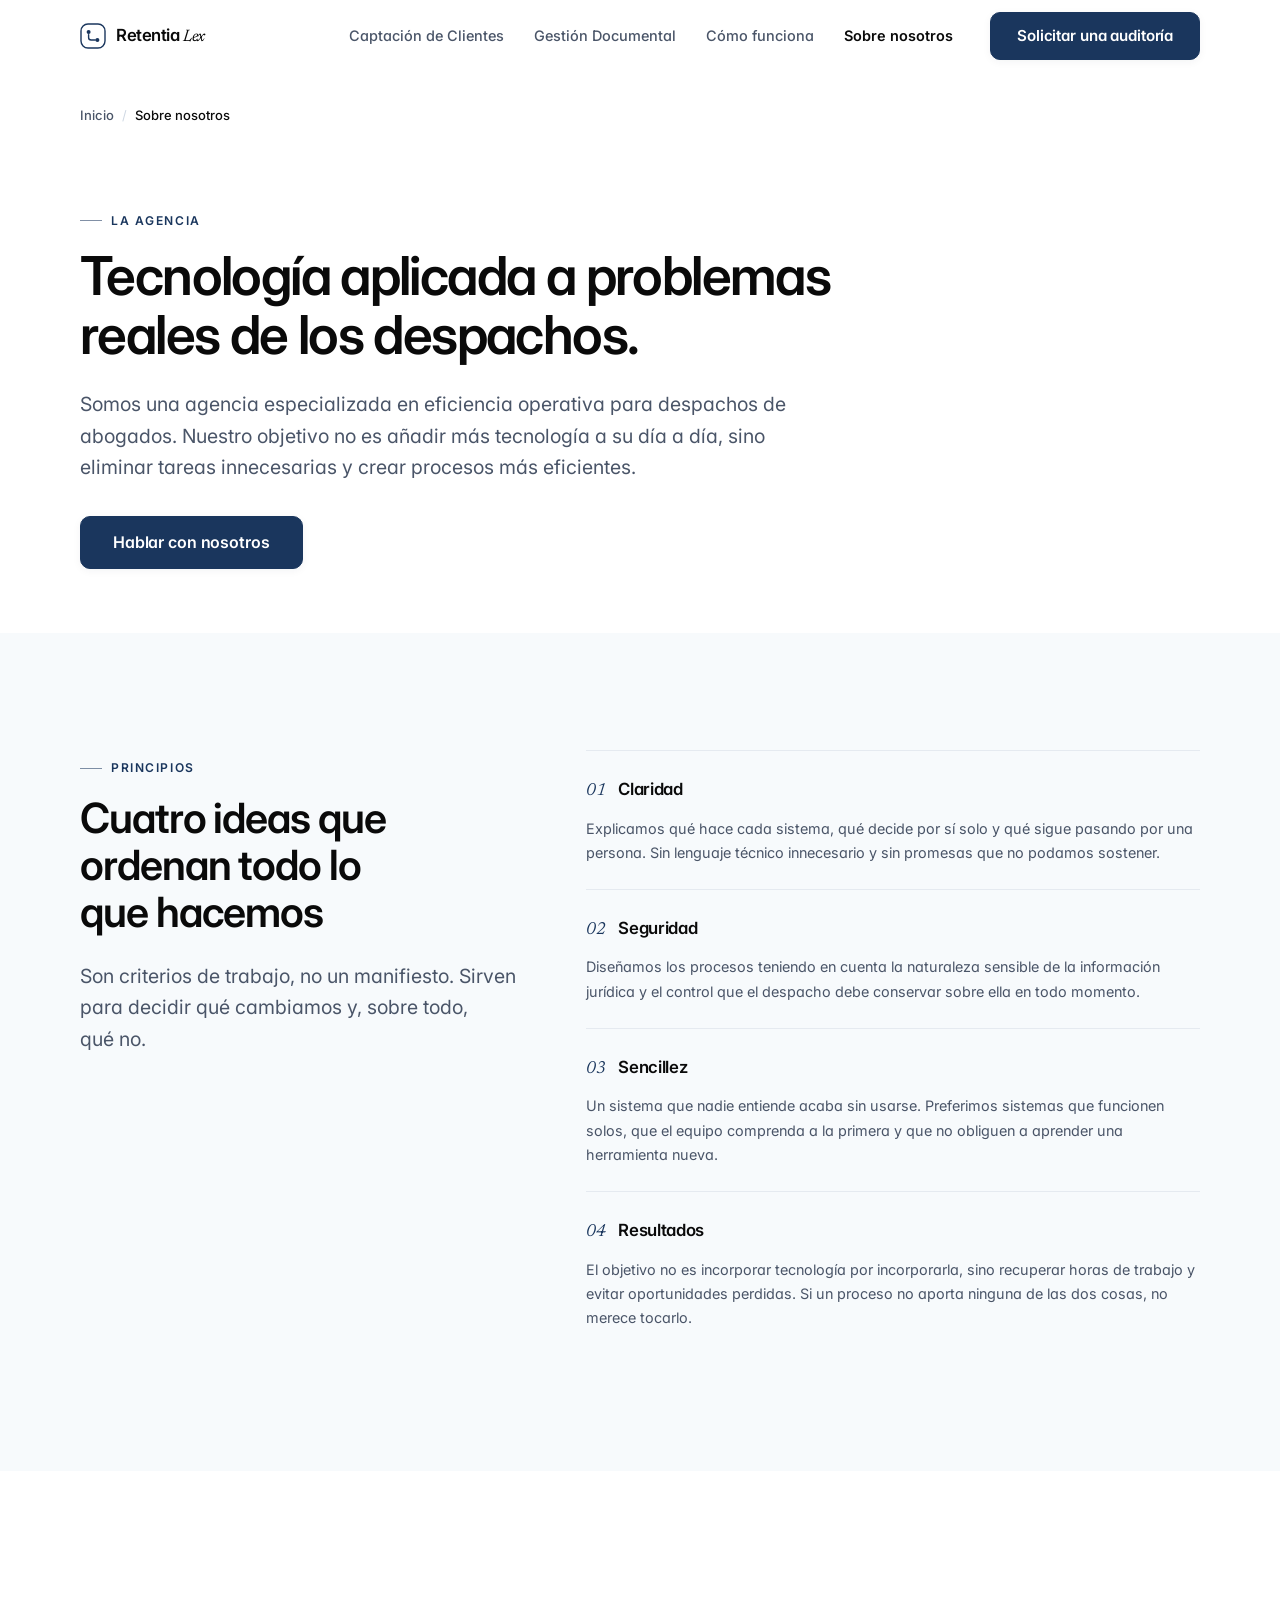
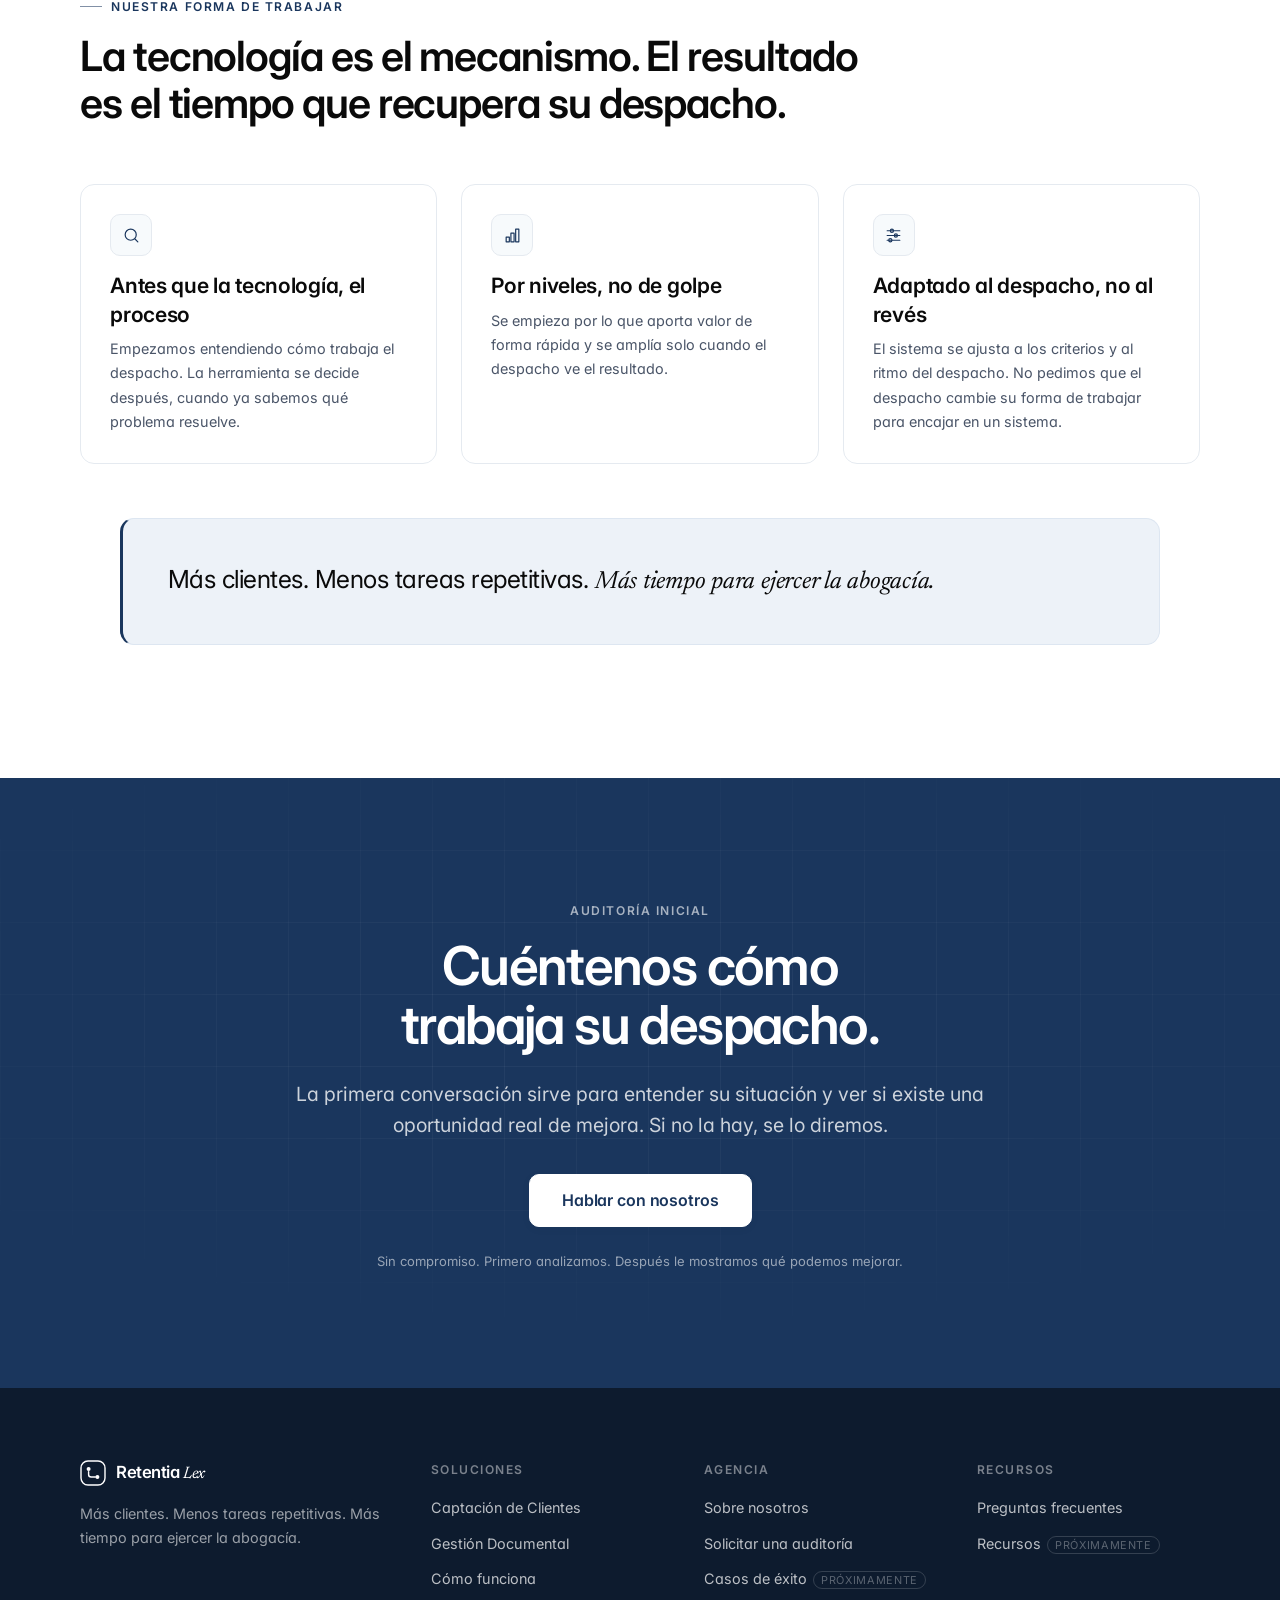
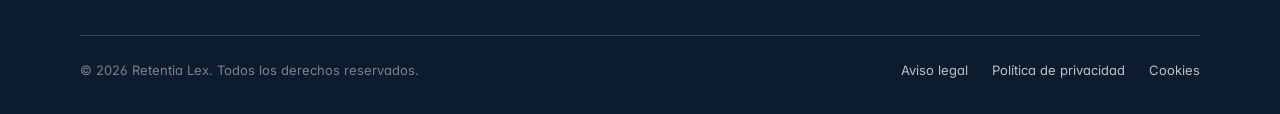
<file: sobre-nosotros.html>
<!DOCTYPE html>
<html lang="es" class="no-js">
<head>
<meta charset="utf-8">
<meta name="viewport" content="width=device-width, initial-scale=1">
<title>Sobre nosotros | Retentia Lex</title>
<meta name="description" content="Agencia especializada en optimizar el trabajo de los despachos de abogados. Eliminamos tareas innecesarias y creamos procesos más eficientes.">
<link rel="canonical" href="https://retentialex.com/sobre-nosotros.html">
<meta name="robots" content="index, follow, max-image-preview:large">
<meta name="theme-color" content="#1A365D">
<meta name="author" content="Retentia Lex">

<meta property="og:type" content="website">
<meta property="og:locale" content="es_ES">
<meta property="og:site_name" content="Retentia Lex">
<meta property="og:title" content="Sobre nosotros | Retentia Lex">
<meta property="og:description" content="Agencia especializada en optimizar el trabajo de los despachos de abogados. Eliminamos tareas innecesarias y creamos procesos más eficientes.">
<meta property="og:url" content="https://retentialex.com/sobre-nosotros.html">
<meta property="og:image" content="https://retentialex.com/assets/img/og-cover.png">
<meta property="og:image:width" content="1200">
<meta property="og:image:height" content="630">
<meta name="twitter:card" content="summary_large_image">
<meta name="twitter:title" content="Sobre nosotros | Retentia Lex">
<meta name="twitter:description" content="Agencia especializada en optimizar el trabajo de los despachos de abogados. Eliminamos tareas innecesarias y creamos procesos más eficientes.">
<meta name="twitter:image" content="https://retentialex.com/assets/img/og-cover.png">

<link rel="icon" href="assets/img/favicon.svg" type="image/svg+xml">
<link rel="apple-touch-icon" href="assets/img/apple-touch-icon.png">
<link rel="manifest" href="site.webmanifest">

<link rel="preconnect" href="https://fonts.googleapis.com">
<link rel="preconnect" href="https://fonts.gstatic.com" crossorigin>
<link rel="stylesheet" href="https://fonts.googleapis.com/css2?family=Inter:wght@400;500;600;700&family=Newsreader:ital,opsz,wght@1,6..72,400;1,6..72,500&display=swap">
<link rel="stylesheet" href="assets/css/styles.css">
<script src="assets/js/config.js"></script>
<script type="application/ld+json">
{
  "@context": "https://schema.org",
  "@type": "BreadcrumbList",
  "itemListElement": [
    { "@type": "ListItem", "position": 1, "name": "Inicio", "item": "https://retentialex.com/" },
    { "@type": "ListItem", "position": 2, "name": "Sobre nosotros", "item": "https://retentialex.com/sobre-nosotros.html" }
  ]
}
</script>
</head>
<body>
<a class="skip-link" href="#main">Saltar al contenido principal</a>
<header class="site-header">
  <div class="container site-header__inner">
    <a class="logo" href="index.html" aria-label="Retentia Lex, ir al inicio">
      <svg class="logo__mark" width="26" height="26" viewBox="0 0 26 26" fill="none" aria-hidden="true" focusable="false">
        <rect x="1" y="1" width="24" height="24" rx="7" stroke="currentColor" stroke-width="1.4"/>
        <circle cx="8.6" cy="9" r="2" fill="currentColor"/>
        <circle cx="17.4" cy="17" r="2" fill="currentColor"/>
        <path d="M8.6 11.6v2.9a2.5 2.5 0 0 0 2.5 2.5h4.2" stroke="currentColor" stroke-width="1.4" stroke-linecap="round"/>
      </svg>
      <span class="logo__text">Retentia&nbsp;<em>Lex</em></span>
    </a>

    <nav class="nav" id="primary-nav" aria-label="Navegación principal">
      <ul class="nav__list">
        <li><a class="nav__link" href="automatizacion-clientes.html">Captación de Clientes</a></li>
        <li><a class="nav__link" href="gestion-documental.html">Gestión Documental</a></li>
        <li><a class="nav__link" href="como-funciona.html">Cómo funciona</a></li>
        <li><a class="nav__link" href="sobre-nosotros.html">Sobre nosotros</a></li>
      </ul>
      <a class="btn btn--primary btn--block nav__cta-mobile" href="contacto.html" data-cta="nav-movil">Solicitar una auditoría</a>
    </nav>

    <div class="header__actions">
      <a class="btn btn--primary header__cta-desktop" href="contacto.html" data-cta="cabecera">Solicitar una auditoría</a>
      <a class="btn btn--primary btn--sm header__cta-mobile" href="contacto.html" data-cta="cabecera-movil">Auditoría</a>
      <button class="nav-toggle" type="button" aria-expanded="false" aria-controls="primary-nav" aria-label="Abrir menú de navegación">
        <span class="nav-toggle__bars" aria-hidden="true"><span></span><span></span><span></span></span>
      </button>
    </div>
  </div>
</header>
<main id="main">
<nav class="breadcrumb container" aria-label="Ruta de navegación">
  <ol>
    <li><a href="index.html">Inicio</a></li>
    <li><span aria-current="page">Sobre nosotros</span></li>
  </ol>
</nav>

<!-- ============ HERO ============ -->
<section class="section page-hero" aria-labelledby="sn-title">
  <div class="container">
    <div class="page-hero__copy">
      <p class="eyebrow">La agencia</p>
      <h1 class="t-h1 page-hero__title" id="sn-title">Tecnología aplicada a problemas reales de los despachos.</h1>
      <p class="t-lead maxw-60">Somos una agencia especializada en eficiencia operativa para despachos de abogados. Nuestro objetivo no es añadir más tecnología a su día a día, sino eliminar tareas innecesarias y crear procesos más eficientes.</p>
      <div class="btn-group mt-6">
        <a class="btn btn--primary btn--lg" href="contacto.html" data-cta="hero-sobre-nosotros">Hablar con nosotros</a>
      </div>
    </div>
  </div>
</section>

<!-- ============ PRINCIPIOS ============ -->
<section class="section section--platinum" aria-labelledby="sn-principios-title">
  <div class="container">
    <div class="split">
      <div class="split__sticky">
        <p class="eyebrow">Principios</p>
        <h2 class="t-h2" id="sn-principios-title">Cuatro ideas que ordenan todo lo que hacemos</h2>
        <p class="t-lead mt-5">Son criterios de trabajo, no un manifiesto. Sirven para decidir qué cambiamos y, sobre todo, qué no.</p>
      </div>

      <div data-reveal-group>
        <article class="principle reveal">
          <div class="principle__head">
            <span class="principle__num" aria-hidden="true">01</span>
            <h3>Claridad</h3>
          </div>
          <p>Explicamos qué hace cada sistema, qué decide por sí solo y qué sigue pasando por una persona. Sin lenguaje técnico innecesario y sin promesas que no podamos sostener.</p>
        </article>
        <article class="principle reveal">
          <div class="principle__head">
            <span class="principle__num" aria-hidden="true">02</span>
            <h3>Seguridad</h3>
          </div>
          <p>Diseñamos los procesos teniendo en cuenta la naturaleza sensible de la información jurídica y el control que el despacho debe conservar sobre ella en todo momento.</p>
        </article>
        <article class="principle reveal">
          <div class="principle__head">
            <span class="principle__num" aria-hidden="true">03</span>
            <h3>Sencillez</h3>
          </div>
          <p>Un sistema que nadie entiende acaba sin usarse. Preferimos sistemas que funcionen solos, que el equipo comprenda a la primera y que no obliguen a aprender una herramienta nueva.</p>
        </article>
        <article class="principle reveal">
          <div class="principle__head">
            <span class="principle__num" aria-hidden="true">04</span>
            <h3>Resultados</h3>
          </div>
          <p>El objetivo no es incorporar tecnología por incorporarla, sino recuperar horas de trabajo y evitar oportunidades perdidas. Si un proceso no aporta ninguna de las dos cosas, no merece tocarlo.</p>
        </article>
      </div>
    </div>
  </div>
</section>

<!-- ============ CÓMO TRABAJAMOS ============ -->
<section class="section" aria-labelledby="sn-trabajo-title">
  <div class="container">
    <div class="section-head">
      <p class="eyebrow">Nuestra forma de trabajar</p>
      <h2 class="t-h2" id="sn-trabajo-title">La tecnología es el mecanismo. El resultado es el tiempo que recupera su despacho.</h2>
    </div>

    <div class="grid grid--3" data-reveal-group>
      <article class="card card--hover reveal">
        <span class="icon-box" aria-hidden="true"><svg width="19" height="19" viewBox="0 0 24 24" fill="none" stroke="currentColor" stroke-width="1.5" stroke-linecap="round" stroke-linejoin="round"><circle cx="11" cy="11" r="7"/><path d="m20 20-3.6-3.6"/></svg></span>
        <h3 class="t-h3 card__title">Antes que la tecnología, el proceso</h3>
        <p class="card__text">Empezamos entendiendo cómo trabaja el despacho. La herramienta se decide después, cuando ya sabemos qué problema resuelve.</p>
      </article>
      <article class="card card--hover reveal">
        <span class="icon-box" aria-hidden="true"><svg width="19" height="19" viewBox="0 0 24 24" fill="none" stroke="currentColor" stroke-width="1.5" stroke-linecap="round" stroke-linejoin="round"><path d="M4 20h4v-6H4zM10 20h4V9h-4zM16 20h4V4h-4z"/></svg></span>
        <h3 class="t-h3 card__title">Por niveles, no de golpe</h3>
        <p class="card__text">Se empieza por lo que aporta valor de forma rápida y se amplía solo cuando el despacho ve el resultado.</p>
      </article>
      <article class="card card--hover reveal">
        <span class="icon-box" aria-hidden="true"><svg width="19" height="19" viewBox="0 0 24 24" fill="none" stroke="currentColor" stroke-width="1.5" stroke-linecap="round" stroke-linejoin="round"><path d="M4 6h16M4 12h16M4 18h16"/><circle cx="10" cy="6" r="2"/><circle cx="15" cy="12" r="2"/><circle cx="8" cy="18" r="2"/></svg></span>
        <h3 class="t-h3 card__title">Adaptado al despacho, no al revés</h3>
        <p class="card__text">El sistema se ajusta a los criterios y al ritmo del despacho. No pedimos que el despacho cambie su forma de trabajar para encajar en un sistema.</p>
      </article>
    </div>

    <blockquote class="pullquote reveal">
      <p>Más clientes. Menos tareas repetitivas. <span class="serif">Más tiempo para ejercer la abogacía.</span></p>
    </blockquote>
  </div>
</section>
<section class="section section--sapphire" aria-labelledby="cta-final-title">
  <div class="container container--narrow text-center">
    <p class="eyebrow eyebrow--plain">Auditoría inicial</p>
    <h2 class="t-h1 reveal" id="cta-final-title">Cuéntenos cómo trabaja su despacho.</h2>
    <p class="t-lead mt-5 mx-auto maxw-60 reveal">La primera conversación sirve para entender su situación y ver si existe una oportunidad real de mejora. Si no la hay, se lo diremos.</p>
    <div class="btn-group mt-6" style="justify-content:center">
      <a class="btn btn--primary btn--lg" href="contacto.html" data-cta="cta-final-sobre-nosotros">Hablar con nosotros</a>
    </div>
    <p class="t-micro mt-5">Sin compromiso. Primero analizamos. Después le mostramos qué podemos mejorar.</p>
  </div>
</section>
</main>
<footer class="site-footer">
  <div class="container">
    <div class="footer__top">
      <div class="footer__brand">
        <a class="logo" href="index.html" aria-label="Retentia Lex, ir al inicio">
          <svg class="logo__mark" width="26" height="26" viewBox="0 0 26 26" fill="none" aria-hidden="true" focusable="false">
            <rect x="1" y="1" width="24" height="24" rx="7" stroke="currentColor" stroke-width="1.4"/>
            <circle cx="8.6" cy="9" r="2" fill="currentColor"/>
            <circle cx="17.4" cy="17" r="2" fill="currentColor"/>
            <path d="M8.6 11.6v2.9a2.5 2.5 0 0 0 2.5 2.5h4.2" stroke="currentColor" stroke-width="1.4" stroke-linecap="round"/>
          </svg>
          <span class="logo__text">Retentia&nbsp;<em>Lex</em></span>
        </a>
        <p class="footer__tagline">Más clientes. Menos tareas repetitivas. Más tiempo para ejercer la abogacía.</p>
      </div>

      <div>
        <h2 class="footer__col-title">Soluciones</h2>
        <ul class="footer__links">
          <li><a href="automatizacion-clientes.html">Captación de Clientes</a></li>
          <li><a href="gestion-documental.html">Gestión Documental</a></li>
          <li><a href="como-funciona.html">Cómo funciona</a></li>
        </ul>
      </div>

      <div>
        <h2 class="footer__col-title">Agencia</h2>
        <ul class="footer__links">
          <li><a href="sobre-nosotros.html">Sobre nosotros</a></li>
          <li><a href="contacto.html">Solicitar una auditoría</a></li>
          <li><a href="casos-de-exito.html">Casos de éxito<span class="footer__soon">Próximamente</span></a></li>
        </ul>
      </div>

      <div>
        <h2 class="footer__col-title">Recursos</h2>
        <ul class="footer__links">
          <li><a href="preguntas-frecuentes.html">Preguntas frecuentes</a></li>
          <li><a href="recursos.html">Recursos<span class="footer__soon">Próximamente</span></a></li>
        </ul>
      </div>
    </div>

    <div class="footer__bottom">
      <p>&copy; <span data-year>2026</span> Retentia Lex. Todos los derechos reservados.</p>
      <nav class="footer__legal" aria-label="Enlaces legales">
        <a href="aviso-legal.html">Aviso legal</a>
        <a href="politica-privacidad.html">Política de privacidad</a>
        <a href="cookies.html">Cookies</a>
      </nav>
    </div>
  </div>
</footer>
<div class="mobile-cta">
  <a class="btn btn--primary btn--block" href="contacto.html" data-cta="barra-movil">Hablar con nosotros</a>
</div>
<script src="assets/js/main.js" defer></script>
</body>
</html>
</file>
<file: assets/css/styles.css>
/* =========================================================
   Retentia Lex — Sistema de diseño
   Automatización con IA para despachos de abogados
   ---------------------------------------------------------
   1. Tokens
   2. Reset y base
   3. Tipografía
   4. Layout y secciones
   5. Componentes
   6. Visuales (flujos, paneles, demo)
   7. Formularios
   8. Header y footer
   9. Animaciones y utilidades
   ========================================================= */

/* ---------------------------------------------------------
   1. TOKENS
   --------------------------------------------------------- */
:root {
  /* Color de marca */
  --c-ink:            #0A0A0A;
  --c-ink-soft:       #1C1F23;
  --c-sapphire:       #1A365D;
  --c-sapphire-deep:  #12253F;
  --c-sapphire-dark:  #0D1B2E;
  --c-sapphire-tint:  #EDF2F8;
  --c-titanium:       #4A5568;
  --c-titanium-light: #6B7A90;
  --c-platinum:       #F7FAFC;
  --c-white:          #FFFFFF;

  /* Líneas y superficies */
  --c-line:           #E5EAF0;
  --c-line-strong:    #CFD8E3;
  --c-line-invert:    rgba(255, 255, 255, .18);

  /* Tipografía */
  --font-sans: "Inter", -apple-system, BlinkMacSystemFont, "Segoe UI", Roboto, Helvetica, Arial, sans-serif;
  --font-serif: "Newsreader", Georgia, "Times New Roman", serif;

  --fs-hero:    clamp(2.3rem, 1.45rem + 3.4vw, 4rem);
  --fs-h1:      clamp(2.1rem, 1.45rem + 2.6vw, 3.35rem);
  --fs-h2:      clamp(1.7rem, 1.28rem + 1.75vw, 2.6rem);
  --fs-h3:      clamp(1.1rem, 1.02rem + .38vw, 1.32rem);
  --fs-lead:    clamp(1.03rem, .97rem + .38vw, 1.22rem);
  --fs-body:    1.0125rem;
  --fs-small:   .9rem;
  --fs-micro:   .8125rem;
  --fs-eyebrow: .755rem;

  /* Espaciado */
  --sp-1: .25rem;  --sp-2: .5rem;   --sp-3: .75rem;  --sp-4: 1rem;
  --sp-5: 1.5rem;  --sp-6: 2rem;    --sp-7: 2.75rem; --sp-8: 3.5rem;
  --sp-9: 5rem;    --sp-10: 7rem;
  --section-y: clamp(4.25rem, 3rem + 5.4vw, 7.5rem);
  --container: 1200px;
  --container-narrow: 820px;

  /* Formas */
  --r-sm: 6px;  --r-md: 10px;  --r-lg: 14px;  --r-xl: 20px;  --r-pill: 999px;

  /* Sombras (discretas) */
  --sh-xs: 0 1px 2px rgba(15, 30, 55, .04);
  --sh-sm: 0 2px 8px rgba(15, 30, 55, .05);
  --sh-md: 0 10px 30px -12px rgba(15, 30, 55, .16);
  --sh-lg: 0 24px 60px -28px rgba(15, 30, 55, .28);

  /* Movimiento */
  --ease: cubic-bezier(.22, .61, .36, 1);
  --t-fast: .16s var(--ease);
  --t-base: .26s var(--ease);
  --t-slow: .5s var(--ease);

  --header-h: 72px;
}

/* ---------------------------------------------------------
   2. RESET Y BASE
   --------------------------------------------------------- */
*, *::before, *::after { box-sizing: border-box; }

html {
  -webkit-text-size-adjust: 100%;
  scroll-behavior: smooth;
  scroll-padding-top: calc(var(--header-h) + 24px);
}

body {
  margin: 0;
  font-family: var(--font-sans);
  font-size: var(--fs-body);
  line-height: 1.68;
  color: var(--c-titanium);
  background: var(--c-white);
  -webkit-font-smoothing: antialiased;
  -moz-osx-font-smoothing: grayscale;
  font-feature-settings: "cv11", "ss01";
  overflow-x: hidden;
}

img, svg, video { max-width: 100%; height: auto; display: block; }
svg { flex: none; }

h1, h2, h3, h4, h5, h6 { margin: 0; color: var(--c-ink); font-weight: 600; }
p { margin: 0; }
ul, ol { margin: 0; padding: 0; list-style: none; }

a {
  color: var(--c-sapphire);
  text-decoration: none;
  transition: color var(--t-fast), opacity var(--t-fast);
}
a:hover { color: var(--c-sapphire-deep); }

button { font: inherit; color: inherit; cursor: pointer; }

:focus-visible {
  outline: 2px solid var(--c-sapphire);
  outline-offset: 3px;
  border-radius: var(--r-sm);
}
.section--sapphire :focus-visible,
.site-footer :focus-visible { outline-color: var(--c-white); }

::selection { background: var(--c-sapphire); color: #fff; }

.skip-link {
  position: absolute;
  left: 16px; top: -80px;
  z-index: 200;
  padding: 12px 20px;
  background: var(--c-sapphire);
  color: #fff;
  border-radius: var(--r-md);
  font-size: var(--fs-small);
  font-weight: 600;
  transition: top var(--t-base);
}
.skip-link:focus { top: 16px; color: #fff; }

.visually-hidden {
  position: absolute !important;
  width: 1px; height: 1px;
  padding: 0; margin: -1px;
  overflow: hidden; clip: rect(0 0 0 0);
  white-space: nowrap; border: 0;
}

/* ---------------------------------------------------------
   3. TIPOGRAFÍA
   --------------------------------------------------------- */
.t-hero {
  font-size: var(--fs-hero);
  line-height: 1.06;
  letter-spacing: -.032em;
  font-weight: 600;
  text-wrap: balance;
}
.t-h1 {
  font-size: var(--fs-h1);
  line-height: 1.1;
  letter-spacing: -.03em;
  text-wrap: balance;
}
.t-h2 {
  font-size: var(--fs-h2);
  line-height: 1.14;
  letter-spacing: -.026em;
  text-wrap: balance;
}
.t-h3 {
  font-size: var(--fs-h3);
  line-height: 1.35;
  letter-spacing: -.014em;
  font-weight: 600;
}
.t-lead {
  font-size: var(--fs-lead);
  line-height: 1.62;
  color: var(--c-titanium);
  text-wrap: pretty;
}
.t-small { font-size: var(--fs-small); line-height: 1.6; }
.t-micro { font-size: var(--fs-micro); line-height: 1.55; color: var(--c-titanium-light); }

.eyebrow {
  display: inline-flex;
  align-items: center;
  gap: 9px;
  font-size: var(--fs-eyebrow);
  font-weight: 600;
  letter-spacing: .13em;
  text-transform: uppercase;
  color: var(--c-sapphire);
  margin: 0 0 var(--sp-4);
}
.eyebrow::before {
  content: "";
  width: 22px; height: 1px;
  background: currentColor;
  opacity: .55;
}
.eyebrow--plain::before { display: none; }

/* Acento editorial serif — sólo para destacados puntuales */
.serif {
  font-family: var(--font-serif);
  font-weight: 400;
  font-style: italic;
  letter-spacing: -.01em;
}

.text-ink { color: var(--c-ink); }
.text-muted { color: var(--c-titanium); }

/* ---------------------------------------------------------
   4. LAYOUT Y SECCIONES
   --------------------------------------------------------- */
.container {
  width: 100%;
  max-width: var(--container);
  margin-inline: auto;
  padding-inline: clamp(1.25rem, .6rem + 2.4vw, 2.5rem);
}
.container--narrow { max-width: var(--container-narrow); }

.section { padding-block: var(--section-y); position: relative; }
.section--tight { padding-block: clamp(3rem, 2.2rem + 3vw, 4.75rem); }
.section--platinum { background: var(--c-platinum); }
.section--line-top { border-top: 1px solid var(--c-line); }

.section--sapphire {
  background: var(--c-sapphire);
  color: rgba(255, 255, 255, .8);
  position: relative;
  overflow: hidden;
}
.section--sapphire h1,
.section--sapphire h2,
.section--sapphire h3 { color: #fff; }
.section--sapphire .eyebrow { color: rgba(255, 255, 255, .62); }
.section--sapphire .t-lead,
.section--sapphire p { color: rgba(255, 255, 255, .78); }
.section--sapphire .t-micro { color: rgba(255, 255, 255, .55); }

/* Retícula técnica muy sutil sobre fondos zafiro */
.section--sapphire::before {
  content: "";
  position: absolute; inset: 0;
  background-image:
    linear-gradient(to right, rgba(255,255,255,.045) 1px, transparent 1px),
    linear-gradient(to bottom, rgba(255,255,255,.045) 1px, transparent 1px);
  background-size: 72px 72px;
  -webkit-mask-image: radial-gradient(ellipse 90% 70% at 50% 40%, #000 20%, transparent 78%);
          mask-image: radial-gradient(ellipse 90% 70% at 50% 40%, #000 20%, transparent 78%);
  pointer-events: none;
}
.section--sapphire > * { position: relative; z-index: 1; }

/* Cabecera de sección */
.section-head { max-width: 780px; margin-bottom: clamp(2.25rem, 1.6rem + 2.4vw, 3.75rem); }
.section-head--center { margin-inline: auto; text-align: center; }
.section-head .t-lead { margin-top: var(--sp-4); }

.grid { display: grid; gap: clamp(1rem, .7rem + 1vw, 1.5rem); }
.grid--2 { grid-template-columns: repeat(2, 1fr); }
.grid--3 { grid-template-columns: repeat(3, 1fr); }
.grid--4 { grid-template-columns: repeat(4, 1fr); }

@media (max-width: 960px) {
  .grid--3, .grid--4 { grid-template-columns: repeat(2, 1fr); }
}
@media (max-width: 620px) {
  .grid--2, .grid--3, .grid--4 { grid-template-columns: 1fr; }
}

.stack { display: flex; flex-direction: column; }
.stack > * + * { margin-top: var(--sp-4); }

.hairline { height: 1px; background: var(--c-line); border: 0; margin: 0; }

/* ---------------------------------------------------------
   5. COMPONENTES
   --------------------------------------------------------- */

/* --- Botones --- */
.btn {
  display: inline-flex;
  align-items: center;
  justify-content: center;
  gap: 10px;
  padding: 14px 26px;
  border: 1px solid transparent;
  border-radius: var(--r-md);
  font-size: .945rem;
  font-weight: 600;
  letter-spacing: -.008em;
  line-height: 1.2;
  text-align: center;
  cursor: pointer;
  transition: background-color var(--t-base), border-color var(--t-base),
              color var(--t-base), transform var(--t-fast), box-shadow var(--t-base);
  will-change: transform;
}
.btn:hover { transform: translateY(-1px); }
.btn:active { transform: translateY(0); }

.btn--primary {
  background: var(--c-sapphire);
  border-color: var(--c-sapphire);
  color: #fff;
  box-shadow: var(--sh-sm);
}
.btn--primary:hover {
  background: var(--c-sapphire-deep);
  border-color: var(--c-sapphire-deep);
  color: #fff;
  box-shadow: 0 12px 26px -14px rgba(26, 54, 93, .8);
}

.btn--secondary {
  background: transparent;
  border-color: var(--c-line-strong);
  color: var(--c-ink);
}
.btn--secondary:hover {
  background: var(--c-platinum);
  border-color: var(--c-sapphire);
  color: var(--c-sapphire);
}

.btn--sm { padding: 10px 18px; font-size: .875rem; }
.btn--lg { padding: 16px 32px; font-size: 1rem; }
.btn--block { width: 100%; }

/* Botones sobre fondo zafiro */
.section--sapphire .btn--primary,
.btn--invert {
  background: #fff;
  border-color: #fff;
  color: var(--c-sapphire);
}
.section--sapphire .btn--primary:hover,
.btn--invert:hover {
  background: var(--c-platinum);
  border-color: var(--c-platinum);
  color: var(--c-sapphire-deep);
}
.section--sapphire .btn--secondary {
  border-color: rgba(255, 255, 255, .32);
  color: #fff;
  background: transparent;
}
.section--sapphire .btn--secondary:hover {
  background: rgba(255, 255, 255, .08);
  border-color: rgba(255, 255, 255, .6);
  color: #fff;
}

.btn-group {
  display: flex;
  flex-wrap: wrap;
  gap: var(--sp-3);
  align-items: center;
}
@media (max-width: 460px) {
  .btn-group { flex-direction: column; align-items: stretch; }
  .btn-group .btn { width: 100%; }
}

/* Enlace con flecha */
.link-arrow {
  display: inline-flex;
  align-items: center;
  gap: 8px;
  font-weight: 600;
  font-size: .93rem;
  color: var(--c-sapphire);
}
.link-arrow svg { transition: transform var(--t-base); }
.link-arrow:hover svg { transform: translateX(4px); }

/* --- Tarjetas --- */
.card {
  position: relative;
  background: var(--c-white);
  border: 1px solid var(--c-line);
  border-radius: var(--r-lg);
  padding: clamp(1.35rem, 1.1rem + .9vw, 1.9rem);
  transition: border-color var(--t-base), box-shadow var(--t-base), transform var(--t-base);
}
.card--hover:hover {
  border-color: var(--c-line-strong);
  box-shadow: var(--sh-md);
  transform: translateY(-3px);
}
.card__title { margin-bottom: var(--sp-2); }
.card__text { font-size: var(--fs-small); color: var(--c-titanium); }
.section--platinum .card { background: var(--c-white); }

/* Icono lineal en caja */
.icon-box {
  width: 42px; height: 42px;
  display: grid; place-items: center;
  border: 1px solid var(--c-line);
  border-radius: var(--r-md);
  background: var(--c-platinum);
  color: var(--c-sapphire);
  margin-bottom: var(--sp-4);
  transition: border-color var(--t-base), background-color var(--t-base);
}
.card--hover:hover .icon-box {
  border-color: var(--c-sapphire);
  background: var(--c-sapphire-tint);
}

/* Índice numérico editorial */
.num {
  font-family: var(--font-serif);
  font-style: italic;
  font-size: 1.35rem;
  color: var(--c-sapphire);
  line-height: 1;
}
.num--lg { font-size: 2.1rem; }

/* --- Cita / frase destacada --- */
.pullquote {
  margin-top: clamp(2.25rem, 1.8rem + 2vw, 3.5rem);
  padding: clamp(1.75rem, 1.4rem + 1.6vw, 2.75rem) clamp(1.5rem, 1.2rem + 2vw, 3rem);
  background: var(--c-sapphire-tint);
  border: 1px solid #DDE6F1;
  border-left: 3px solid var(--c-sapphire);
  border-radius: var(--r-lg);
}
.pullquote p {
  font-size: clamp(1.12rem, 1rem + .7vw, 1.55rem);
  line-height: 1.45;
  letter-spacing: -.02em;
  color: var(--c-ink);
  max-width: 62ch;
  text-wrap: pretty;
}
.pullquote--plain {
  background: transparent;
  border: 0;
  border-left: 2px solid var(--c-line-strong);
  border-radius: 0;
  padding-block: var(--sp-2);
}

/* --- Badge / etiqueta --- */
.badge {
  display: inline-flex;
  align-items: center;
  gap: 7px;
  padding: 5px 11px;
  border: 1px solid var(--c-line);
  border-radius: var(--r-pill);
  background: var(--c-white);
  font-size: .69rem;
  font-weight: 600;
  letter-spacing: .1em;
  text-transform: uppercase;
  color: var(--c-titanium);
  white-space: nowrap;
}
.badge--dot::before {
  content: "";
  width: 6px; height: 6px;
  border-radius: 50%;
  background: var(--c-sapphire);
}
.badge--live::before { animation: pulse-dot 2.4s var(--ease) infinite; }

/* --- Píldoras de capacidades --- */
.pills { display: flex; flex-wrap: wrap; gap: 10px; }
.pill {
  display: inline-flex;
  align-items: center;
  gap: 9px;
  padding: 11px 17px;
  border: 1px solid var(--c-line);
  border-radius: var(--r-pill);
  background: var(--c-white);
  color: var(--c-ink);
  font-size: .9rem;
  font-weight: 500;
  transition: border-color var(--t-base), background-color var(--t-base), transform var(--t-fast);
}
.pill:hover { border-color: var(--c-sapphire); background: var(--c-sapphire-tint); transform: translateY(-2px); }
.pill svg { color: var(--c-sapphire); }

/* --- Lista con checks --- */
.check-list { display: grid; gap: 11px; }
.check-list li {
  display: flex;
  align-items: flex-start;
  gap: 11px;
  font-size: var(--fs-small);
  color: var(--c-ink);
}
.check-list svg { color: var(--c-sapphire); margin-top: 4px; }

/* --- Breadcrumbs --- */
.breadcrumb { padding-top: var(--sp-6); }
.breadcrumb ol {
  display: flex;
  flex-wrap: wrap;
  align-items: center;
  gap: 8px;
  font-size: var(--fs-micro);
  color: var(--c-titanium-light);
}
.breadcrumb li { display: flex; align-items: center; gap: 8px; }
.breadcrumb li + li::before { content: "/"; color: var(--c-line-strong); }
.breadcrumb a { color: var(--c-titanium); font-weight: 500; }
.breadcrumb a:hover { color: var(--c-sapphire); }
.breadcrumb [aria-current="page"] { color: var(--c-ink); font-weight: 500; }

/* --- Acordeón FAQ --- */
.faq { border-top: 1px solid var(--c-line); }
.faq__item { border-bottom: 1px solid var(--c-line); }
.faq__item summary {
  display: flex;
  align-items: flex-start;
  justify-content: space-between;
  gap: var(--sp-5);
  padding: clamp(1.05rem, .9rem + .5vw, 1.4rem) 0;
  cursor: pointer;
  list-style: none;
  font-size: clamp(1rem, .96rem + .25vw, 1.1rem);
  font-weight: 600;
  letter-spacing: -.014em;
  color: var(--c-ink);
  transition: color var(--t-fast);
}
.faq__item summary::-webkit-details-marker { display: none; }
.faq__item summary:hover { color: var(--c-sapphire); }
.faq__icon {
  flex: none;
  width: 26px; height: 26px;
  display: grid; place-items: center;
  border: 1px solid var(--c-line);
  border-radius: 50%;
  color: var(--c-sapphire);
  margin-top: 2px;
  transition: transform var(--t-base), background-color var(--t-base), border-color var(--t-base);
}
.faq__item[open] .faq__icon {
  transform: rotate(45deg);
  background: var(--c-sapphire-tint);
  border-color: var(--c-sapphire);
}
.faq__answer { padding: 0 0 var(--sp-5); max-width: 74ch; }
.faq__answer p { font-size: var(--fs-small); color: var(--c-titanium); }
.faq__item[open] .faq__answer { animation: reveal-down .32s var(--ease) both; }

/* ---------------------------------------------------------
   6. VISUALES
   --------------------------------------------------------- */

/* --- Hero --- */
.hero {
  position: relative;
  padding-top: clamp(3.25rem, 2.4rem + 4vw, 6rem);
  padding-bottom: clamp(3.25rem, 2.4rem + 4vw, 5.5rem);
  background: var(--c-white);
  overflow: hidden;
}
.hero::before {
  content: "";
  position: absolute;
  inset: 0 0 auto 0;
  height: 640px;
  background:
    radial-gradient(ellipse 70% 100% at 50% 0%, rgba(26, 54, 93, .055), transparent 70%);
  pointer-events: none;
}
.hero__inner { position: relative; z-index: 1; }
.hero__copy { max-width: 780px; }
.hero__visual { margin-top: clamp(2.5rem, 1.9rem + 2.8vw, 4rem); }
.hero__title { margin-bottom: var(--sp-5); }
.hero__sub { max-width: 58ch; margin-bottom: var(--sp-6); }
.hero__micro {
  display: flex; align-items: flex-start; gap: 9px;
  margin-top: var(--sp-5);
  font-size: var(--fs-micro);
  color: var(--c-titanium-light);
  max-width: 52ch;
}
.hero__micro svg { color: var(--c-sapphire); margin-top: 2px; opacity: .8; }

@media (max-width: 900px) {
  .hero__copy { max-width: 660px; }
}

/* Hero interior de páginas (sin visual) */
.page-hero { padding-block: clamp(2.75rem, 2rem + 3.4vw, 4.75rem) clamp(2.5rem, 2rem + 3vw, 4rem); }
.page-hero__copy { max-width: 760px; }
.page-hero__title { margin-bottom: var(--sp-5); }

/* --- Panel de interfaz simulada --- */
.ui-panel {
  background: var(--c-white);
  border: 1px solid var(--c-line);
  border-radius: var(--r-xl);
  box-shadow: var(--sh-lg);
  overflow: hidden;
}
.ui-panel__bar {
  display: flex;
  align-items: center;
  gap: 12px;
  padding: 13px 18px;
  border-bottom: 1px solid var(--c-line);
  background: var(--c-platinum);
}
.ui-panel__dots { display: flex; gap: 6px; }
.ui-panel__dots span {
  width: 8px; height: 8px;
  border-radius: 50%;
  background: var(--c-line-strong);
}
.ui-panel__title {
  font-size: var(--fs-micro);
  font-weight: 600;
  color: var(--c-titanium);
  letter-spacing: -.005em;
}
.ui-panel__bar .badge { margin-left: auto; }
.ui-panel__body { padding: clamp(1.25rem, 1rem + 1vw, 1.85rem); display: grid; gap: var(--sp-6); }
.ui-panel--flush .ui-panel__body { padding: 0; }

/* --- Flujo de proceso --- */
.flow__head {
  display: flex;
  align-items: baseline;
  justify-content: space-between;
  gap: var(--sp-4);
  margin-bottom: var(--sp-4);
}
.flow__label {
  font-size: var(--fs-eyebrow);
  font-weight: 600;
  letter-spacing: .12em;
  text-transform: uppercase;
  color: var(--c-titanium-light);
}
.flow__meta { font-size: var(--fs-micro); color: var(--c-titanium-light); }

.flow__track {
  display: flex;
  align-items: center;
  flex-wrap: wrap;
  gap: 0;
}
.flow__node { display: flex; align-items: center; }
.flow__node::before {
  content: "";
  flex: none;
  width: 20px; height: 1px;
  background: var(--c-line-strong);
  margin-inline: 7px;
}
.flow__node:first-child::before { display: none; }

.flow__chip {
  display: inline-flex;
  align-items: center;
  gap: 8px;
  padding: 9px 14px;
  border: 1px solid var(--c-line);
  border-radius: var(--r-md);
  background: var(--c-white);
  font-size: .84rem;
  font-weight: 500;
  letter-spacing: -.008em;
  color: var(--c-ink);
  white-space: nowrap;
  transition: border-color var(--t-base), box-shadow var(--t-base), background-color var(--t-base);
}
.flow__chip svg { color: var(--c-sapphire); opacity: .85; }
.flow__chip--accent {
  border-color: var(--c-sapphire);
  background: var(--c-sapphire);
  color: #fff;
}
.flow__chip--accent svg { color: #fff; opacity: 1; }
.flow__chip--outcome { border-color: #C9D6E6; background: var(--c-sapphire-tint); }

/* Recorrido animado del flujo */
.flow--animated .flow__node .flow__chip {
  animation: flow-step 7s var(--ease) infinite;
  animation-delay: calc(var(--i, 0) * .55s);
}
@keyframes flow-step {
  0%, 100% { box-shadow: 0 0 0 0 rgba(26, 54, 93, 0); }
  6%  { box-shadow: 0 0 0 3px rgba(26, 54, 93, .1); border-color: var(--c-sapphire); }
  16% { box-shadow: 0 0 0 0 rgba(26, 54, 93, 0); }
}

@media (max-width: 760px) {
  .flow__track { flex-direction: column; align-items: stretch; }
  .flow__node { flex-direction: column; align-items: stretch; }
  .flow__node::before { width: 1px; height: 16px; margin: 0 0 0 22px; }
  .flow__chip { width: 100%; }
}

/* Flujo horizontal con scroll (páginas de servicio) */
.flow--wide { overflow-x: auto; padding-bottom: 6px; scrollbar-width: thin; }
.flow--wide .flow__track { flex-wrap: nowrap; }
@media (max-width: 760px) {
  .flow--wide .flow__track { flex-direction: column; }
  .flow--wide { overflow-x: visible; }
}

/* --- Tarjetas de área (2 especialidades) --- */
.area-card {
  display: flex;
  flex-direction: column;
  background: var(--c-white);
  border: 1px solid var(--c-line);
  border-radius: var(--r-xl);
  padding: clamp(1.6rem, 1.2rem + 1.6vw, 2.5rem);
  transition: border-color var(--t-base), box-shadow var(--t-base), transform var(--t-base);
}
.area-card:hover {
  border-color: var(--c-line-strong);
  box-shadow: var(--sh-md);
  transform: translateY(-3px);
}
.area-card__index {
  display: flex; align-items: center; gap: 12px;
  margin-bottom: var(--sp-5);
}
.area-card__index .num { font-size: 1.05rem; }
.area-card__index-line { flex: 1; height: 1px; background: var(--c-line); }
.area-card__title { font-size: clamp(1.3rem, 1.1rem + .85vw, 1.75rem); line-height: 1.2; letter-spacing: -.026em; margin-bottom: var(--sp-3); }
.area-card__text { font-size: var(--fs-small); margin-bottom: var(--sp-5); }
.area-card__list { margin-bottom: var(--sp-6); }
.area-card__cta { margin-top: auto; }

/* --- Escalera de valor --- */
.ladder { display: grid; gap: clamp(2.25rem, 1.8rem + 2vw, 3.5rem); }
.ladder__path { position: relative; }
.ladder__path-head {
  display: flex;
  align-items: center;
  gap: 14px;
  margin-bottom: var(--sp-5);
}
.ladder__path-title {
  font-size: 1.02rem;
  font-weight: 600;
  letter-spacing: -.015em;
  color: var(--c-ink);
}
.ladder__path-tag {
  font-size: var(--fs-eyebrow);
  font-weight: 600;
  letter-spacing: .12em;
  text-transform: uppercase;
  color: var(--c-sapphire);
}
.ladder__path-line { flex: 1; height: 1px; background: var(--c-line); }

.ladder__steps {
  display: grid;
  grid-template-columns: repeat(4, 1fr);
  gap: 14px;
  counter-reset: none;
}
.ladder__step {
  position: relative;
  display: flex;
  flex-direction: column;
  padding: var(--sp-5) var(--sp-5) var(--sp-5);
  background: var(--c-white);
  border: 1px solid var(--c-line);
  border-radius: var(--r-lg);
  transition: border-color var(--t-base), box-shadow var(--t-base), transform var(--t-base);
}
.ladder__step::before {
  content: "";
  position: absolute;
  top: 0; left: 0;
  height: 2px;
  width: var(--fill, 25%);
  background: var(--c-sapphire);
  border-radius: var(--r-lg) 0 0 0;
  opacity: .28;
  transition: opacity var(--t-base);
}
.ladder__step:hover {
  border-color: var(--c-line-strong);
  box-shadow: var(--sh-md);
  transform: translateY(-3px);
}
.ladder__step:hover::before { opacity: 1; }
.ladder__step--peak { background: var(--c-sapphire-tint); border-color: #D6E1EF; }
.ladder__step--peak::before { opacity: 1; }
.ladder__level {
  font-size: var(--fs-micro);
  font-weight: 600;
  letter-spacing: .1em;
  color: var(--c-titanium-light);
  margin-bottom: var(--sp-3);
}
.ladder__title { font-size: .995rem; line-height: 1.34; letter-spacing: -.016em; margin-bottom: var(--sp-2); }
.ladder__text { font-size: .855rem; line-height: 1.58; color: var(--c-titanium); }

/* Conectores entre niveles en desktop */
.ladder__step:not(:last-child)::after {
  content: "";
  position: absolute;
  top: 50%; right: -14px;
  width: 14px; height: 1px;
  background: var(--c-line-strong);
  z-index: 1;
}

@media (max-width: 1000px) {
  .ladder__steps { grid-template-columns: repeat(2, 1fr); }
  .ladder__step:not(:last-child)::after { display: none; }
}
@media (max-width: 600px) {
  .ladder__steps { grid-template-columns: 1fr; }
}

/* --- Proceso en pasos con indicador de progreso --- */
.steps { position: relative; }
.steps__rail {
  position: relative;
  height: 1px;
  background: var(--c-line);
  margin-bottom: var(--sp-6);
}
.steps__rail-fill {
  position: absolute;
  inset: 0 auto 0 0;
  width: 0;
  background: var(--c-sapphire);
  transition: width .7s var(--ease);
}
.steps__list {
  display: grid;
  grid-template-columns: repeat(4, 1fr);
  gap: clamp(1rem, .7rem + 1.4vw, 2.25rem);
}
.step__marker {
  display: flex;
  align-items: center;
  gap: 12px;
  margin-bottom: var(--sp-4);
}
.step__dot {
  width: 10px; height: 10px;
  border-radius: 50%;
  border: 1px solid var(--c-line-strong);
  background: var(--c-white);
  flex: none;
  transition: background-color var(--t-base), border-color var(--t-base), box-shadow var(--t-base);
}
.step.is-active .step__dot {
  background: var(--c-sapphire);
  border-color: var(--c-sapphire);
  box-shadow: 0 0 0 4px rgba(26, 54, 93, .1);
}
.step__num {
  font-size: var(--fs-micro);
  font-weight: 600;
  letter-spacing: .12em;
  color: var(--c-titanium-light);
  transition: color var(--t-base);
}
.step.is-active .step__num { color: var(--c-sapphire); }
.step__name {
  font-size: .78rem;
  font-weight: 600;
  letter-spacing: .13em;
  text-transform: uppercase;
  color: var(--c-ink);
  margin-bottom: var(--sp-3);
}
.step__text { font-size: var(--fs-small); color: var(--c-titanium); }

@media (max-width: 900px) {
  .steps__list { grid-template-columns: repeat(2, 1fr); row-gap: var(--sp-6); }
}
@media (max-width: 560px) {
  .steps__list { grid-template-columns: 1fr; }
  .steps__rail { display: none; }
  .step { padding-left: var(--sp-5); border-left: 1px solid var(--c-line); }
  .step.is-active { border-left-color: var(--c-sapphire); }
}

/* --- Lista de metodología numerada --- */
.method-list { display: grid; gap: 0; border-top: 1px solid var(--c-line); }
.method-item {
  display: grid;
  grid-template-columns: 88px minmax(0, 260px) minmax(0, 1fr);
  gap: var(--sp-5);
  align-items: start;
  padding: clamp(1.35rem, 1.1rem + .9vw, 1.9rem) 0;
  border-bottom: 1px solid var(--c-line);
  transition: background-color var(--t-base);
}
.method-item:hover { background: var(--c-platinum); }
.method-item__num { font-family: var(--font-serif); font-style: italic; font-size: 1.5rem; color: var(--c-sapphire); line-height: 1; }
.method-item__text { font-size: var(--fs-small); }
@media (max-width: 800px) {
  .method-item { grid-template-columns: 52px minmax(0, 1fr); gap: var(--sp-4); }
  .method-item__text { grid-column: 2; }
}

/* --- Demo conversación --- */
.demo-grid {
  display: grid;
  grid-template-columns: minmax(0, 1.05fr) minmax(0, .95fr);
  gap: clamp(1.25rem, .9rem + 1.6vw, 2rem);
  align-items: stretch;
}
@media (max-width: 900px) { .demo-grid { grid-template-columns: 1fr; } }

.chat { padding: clamp(1.1rem, .9rem + .9vw, 1.6rem); display: grid; gap: 14px; }
.chat__time {
  font-size: var(--fs-micro);
  color: var(--c-titanium-light);
  text-align: center;
  letter-spacing: .04em;
}
.chat__row { display: flex; gap: 10px; max-width: 86%; }
.chat__row--out { margin-left: auto; flex-direction: row-reverse; }
.chat__avatar {
  flex: none;
  width: 30px; height: 30px;
  border-radius: 50%;
  display: grid; place-items: center;
  border: 1px solid var(--c-line);
  background: var(--c-white);
  color: var(--c-titanium);
  font-size: .68rem;
  font-weight: 700;
  letter-spacing: .02em;
}
.chat__row--out .chat__avatar { background: var(--c-sapphire); border-color: var(--c-sapphire); color: #fff; }
.chat__bubble {
  padding: 12px 15px;
  border-radius: 14px;
  font-size: .89rem;
  line-height: 1.55;
  background: var(--c-platinum);
  border: 1px solid var(--c-line);
  color: var(--c-ink);
  border-bottom-left-radius: 4px;
}
.chat__row--out .chat__bubble {
  background: var(--c-sapphire);
  border-color: var(--c-sapphire);
  color: rgba(255, 255, 255, .95);
  border-bottom-left-radius: 14px;
  border-bottom-right-radius: 4px;
}
.chat__sender {
  display: block;
  font-size: .69rem;
  font-weight: 700;
  letter-spacing: .1em;
  text-transform: uppercase;
  color: var(--c-titanium-light);
  margin-bottom: 5px;
}
.chat__row--out .chat__sender { color: rgba(255, 255, 255, .62); }

/* Pipeline de la demo */
.pipeline {
  padding: clamp(1.1rem, .9rem + .9vw, 1.6rem);
  display: grid;
  gap: 0;
  align-content: start;
}
.pipeline__head {
  font-size: var(--fs-eyebrow);
  font-weight: 600;
  letter-spacing: .12em;
  text-transform: uppercase;
  color: var(--c-titanium-light);
  margin-bottom: var(--sp-4);
}
.pipeline__step { display: grid; grid-template-columns: 26px 1fr; gap: 14px; }
.pipeline__rail { display: flex; flex-direction: column; align-items: center; }
.pipeline__bullet {
  width: 26px; height: 26px;
  border-radius: 50%;
  border: 1px solid var(--c-line);
  background: var(--c-white);
  display: grid; place-items: center;
  color: var(--c-sapphire);
  flex: none;
  transition: background-color var(--t-base), border-color var(--t-base), color var(--t-base);
}
.pipeline__step.is-on .pipeline__bullet {
  background: var(--c-sapphire);
  border-color: var(--c-sapphire);
  color: #fff;
}
.pipeline__line { flex: 1; width: 1px; background: var(--c-line); min-height: 18px; }
.pipeline__step:last-child .pipeline__line { display: none; }
.pipeline__body { padding-bottom: var(--sp-5); }
.pipeline__step:last-child .pipeline__body { padding-bottom: 0; }
.pipeline__title { font-size: .93rem; font-weight: 600; color: var(--c-ink); letter-spacing: -.012em; margin-bottom: 2px; }
.pipeline__text { font-size: var(--fs-small); color: var(--c-titanium); }

/* Resultado final del pipeline */
.pipeline__outcome {
  margin-top: var(--sp-4);
  padding: 14px 16px;
  border: 1px solid #D6E1EF;
  background: var(--c-sapphire-tint);
  border-radius: var(--r-md);
  font-size: var(--fs-small);
  color: var(--c-ink);
}

/* --- Grid de sistema (sección confianza) --- */
.system-visual {
  position: relative;
  border: 1px solid var(--c-line);
  border-radius: var(--r-xl);
  background: var(--c-white);
  padding: clamp(1.5rem, 1.2rem + 1.4vw, 2.5rem);
  overflow: hidden;
}
.system-visual::before {
  content: "";
  position: absolute; inset: 0;
  background-image:
    linear-gradient(to right, var(--c-line) 1px, transparent 1px),
    linear-gradient(to bottom, var(--c-line) 1px, transparent 1px);
  background-size: 56px 56px;
  -webkit-mask-image: radial-gradient(ellipse 80% 80% at 50% 45%, #000 25%, transparent 78%);
          mask-image: radial-gradient(ellipse 80% 80% at 50% 45%, #000 25%, transparent 78%);
  pointer-events: none;
}
.system-visual__inner { position: relative; z-index: 1; }

/* ---------------------------------------------------------
   7. FORMULARIOS
   --------------------------------------------------------- */
.form-panel {
  background: var(--c-white);
  border: 1px solid var(--c-line);
  border-radius: var(--r-xl);
  padding: clamp(1.5rem, 1.15rem + 1.7vw, 2.5rem);
  box-shadow: var(--sh-md);
}
.form-grid { display: grid; grid-template-columns: repeat(2, 1fr); gap: var(--sp-4) var(--sp-4); }
.field--full { grid-column: 1 / -1; }
@media (max-width: 620px) { .form-grid { grid-template-columns: 1fr; } }

.field { display: flex; flex-direction: column; gap: 7px; }
.field label {
  font-size: var(--fs-small);
  font-weight: 600;
  color: var(--c-ink);
  letter-spacing: -.008em;
}
.field .optional { font-weight: 400; color: var(--c-titanium-light); }

.field input,
.field select,
.field textarea {
  width: 100%;
  padding: 12px 14px;
  font-family: inherit;
  font-size: .945rem;
  color: var(--c-ink);
  background: var(--c-white);
  border: 1px solid var(--c-line-strong);
  border-radius: var(--r-md);
  transition: border-color var(--t-fast), box-shadow var(--t-fast), background-color var(--t-fast);
  appearance: none;
}
.field textarea { min-height: 128px; resize: vertical; line-height: 1.6; }
.field input::placeholder,
.field textarea::placeholder { color: #9AA6B6; }

.field input:hover,
.field select:hover,
.field textarea:hover { border-color: var(--c-titanium-light); }

.field input:focus,
.field select:focus,
.field textarea:focus {
  outline: none;
  border-color: var(--c-sapphire);
  box-shadow: 0 0 0 3px rgba(26, 54, 93, .12);
}

.field select {
  background-image: url("data:image/svg+xml,%3Csvg xmlns='http://www.w3.org/2000/svg' width='14' height='14' viewBox='0 0 24 24' fill='none' stroke='%234A5568' stroke-width='2' stroke-linecap='round' stroke-linejoin='round'%3E%3Cpath d='m6 9 6 6 6-6'/%3E%3C/svg%3E");
  background-repeat: no-repeat;
  background-position: right 14px center;
  padding-right: 40px;
  cursor: pointer;
}

/* Estados de error accesibles */
.field .error-msg {
  display: none;
  font-size: var(--fs-micro);
  color: #B42318;
  font-weight: 500;
}
.field.has-error input,
.field.has-error select,
.field.has-error textarea { border-color: #B42318; background: #FFFBFA; }
.field.has-error input:focus,
.field.has-error select:focus,
.field.has-error textarea:focus { box-shadow: 0 0 0 3px rgba(180, 35, 24, .12); }
.field.has-error .error-msg { display: block; }

/* Grupo de opciones tipo tarjeta */
.choice-grid { display: grid; grid-template-columns: repeat(2, 1fr); gap: 10px; }
@media (max-width: 520px) { .choice-grid { grid-template-columns: 1fr; } }
.choice {
  position: relative;
  display: flex;
  align-items: center;
  gap: 11px;
  padding: 13px 15px;
  border: 1px solid var(--c-line-strong);
  border-radius: var(--r-md);
  font-size: .9rem;
  font-weight: 500;
  color: var(--c-ink);
  cursor: pointer;
  transition: border-color var(--t-fast), background-color var(--t-fast);
}
.choice:hover { border-color: var(--c-sapphire); background: var(--c-platinum); }
.choice input { position: absolute; opacity: 0; width: 1px; height: 1px; }
.choice__mark {
  flex: none;
  width: 17px; height: 17px;
  border: 1px solid var(--c-line-strong);
  border-radius: 50%;
  display: grid; place-items: center;
  transition: border-color var(--t-fast), border-width var(--t-fast);
}
.choice__mark::after {
  content: "";
  width: 7px; height: 7px;
  border-radius: 50%;
  background: var(--c-sapphire);
  transform: scale(0);
  transition: transform var(--t-fast);
}
.choice input:checked ~ .choice__mark { border-color: var(--c-sapphire); }
.choice input:checked ~ .choice__mark::after { transform: scale(1); }
.choice:has(input:checked) { border-color: var(--c-sapphire); background: var(--c-sapphire-tint); }
.choice input:focus-visible ~ .choice__mark { outline: 2px solid var(--c-sapphire); outline-offset: 3px; }

fieldset { border: 0; margin: 0; padding: 0; }
legend {
  font-size: var(--fs-small);
  font-weight: 600;
  color: var(--c-ink);
  padding: 0;
  margin-bottom: 10px;
}

.form-consent {
  display: flex;
  align-items: flex-start;
  gap: 10px;
  font-size: var(--fs-micro);
  color: var(--c-titanium);
}
.form-consent input[type="checkbox"] {
  flex: none;
  width: 16px; height: 16px;
  margin-top: 3px;
  accent-color: var(--c-sapphire);
  border-radius: 4px;
  cursor: pointer;
}
.form-consent a { text-decoration: underline; text-underline-offset: 2px; }

.form-footer { display: grid; gap: var(--sp-4); margin-top: var(--sp-5); }
.form-note {
  display: flex; align-items: flex-start; gap: 9px;
  font-size: var(--fs-micro);
  color: var(--c-titanium-light);
}
.form-note svg { color: var(--c-sapphire); margin-top: 2px; opacity: .85; }

/* Mensajes de estado del formulario */
.form-status {
  display: none;
  padding: 14px 16px;
  border-radius: var(--r-md);
  font-size: var(--fs-small);
  border: 1px solid;
}
.form-status.is-visible { display: block; }
.form-status--ok { background: var(--c-sapphire-tint); border-color: #D6E1EF; color: var(--c-ink); }
.form-status--error { background: #FFFBFA; border-color: #F2C4C0; color: #912018; }

/* Panel lateral de confianza en el formulario */
.form-aside { display: grid; gap: var(--sp-5); align-content: start; }
.form-layout {
  display: grid;
  grid-template-columns: minmax(0, 1.15fr) minmax(0, .85fr);
  gap: clamp(1.5rem, 1.1rem + 2vw, 3.25rem);
  align-items: start;
}
@media (max-width: 940px) {
  .form-layout { grid-template-columns: 1fr; }
  .form-aside { order: -1; }
}

/* ---------------------------------------------------------
   8. HEADER Y FOOTER
   --------------------------------------------------------- */
.site-header {
  position: sticky;
  top: 0;
  z-index: 100;
  background: rgba(255, 255, 255, .9);
  -webkit-backdrop-filter: saturate(180%) blur(12px);
          backdrop-filter: saturate(180%) blur(12px);
  border-bottom: 1px solid transparent;
  transition: border-color var(--t-base), box-shadow var(--t-base), background-color var(--t-base);
}
.site-header.is-stuck {
  border-bottom-color: var(--c-line);
  box-shadow: 0 1px 0 rgba(15, 30, 55, .02), 0 6px 24px -18px rgba(15, 30, 55, .3);
}
.site-header__inner {
  display: flex;
  align-items: center;
  gap: var(--sp-5);
  min-height: var(--header-h);
}

.logo { display: inline-flex; align-items: center; gap: 10px; color: var(--c-ink); }
.logo:hover { color: var(--c-ink); }
.logo__mark { flex: none; color: var(--c-sapphire); }
.logo__text {
  font-size: 1.045rem;
  font-weight: 600;
  letter-spacing: -.028em;
  line-height: 1;
}
.logo__text em {
  font-family: var(--font-serif);
  font-style: italic;
  font-weight: 400;
  letter-spacing: -.01em;
}

.nav { margin-left: auto; }
.nav__list { display: flex; align-items: center; gap: 4px; }
.nav__link {
  display: inline-block;
  padding: 9px 13px;
  border-radius: var(--r-sm);
  font-size: .905rem;
  font-weight: 500;
  color: var(--c-titanium);
  transition: color var(--t-fast), background-color var(--t-fast);
}
.nav__link:hover { color: var(--c-ink); background: var(--c-platinum); }
.nav__link[aria-current="page"] { color: var(--c-ink); font-weight: 600; }

.header__actions { display: flex; align-items: center; gap: 10px; }

.nav-toggle {
  display: none;
  width: 42px; height: 42px;
  align-items: center;
  justify-content: center;
  background: transparent;
  border: 1px solid var(--c-line);
  border-radius: var(--r-md);
  color: var(--c-ink);
  transition: border-color var(--t-fast), background-color var(--t-fast);
}
.nav-toggle:hover { background: var(--c-platinum); border-color: var(--c-line-strong); }
.nav-toggle__bars { display: block; width: 17px; height: 11px; position: relative; }
.nav-toggle__bars span {
  position: absolute;
  left: 0; width: 100%; height: 1.5px;
  background: currentColor;
  border-radius: 2px;
  transition: transform var(--t-base), opacity var(--t-fast);
}
.nav-toggle__bars span:nth-child(1) { top: 0; }
.nav-toggle__bars span:nth-child(2) { top: 50%; margin-top: -.75px; }
.nav-toggle__bars span:nth-child(3) { bottom: 0; }
.nav-toggle[aria-expanded="true"] .nav-toggle__bars span:nth-child(1) { transform: translateY(4.75px) rotate(45deg); }
.nav-toggle[aria-expanded="true"] .nav-toggle__bars span:nth-child(2) { opacity: 0; }
.nav-toggle[aria-expanded="true"] .nav-toggle__bars span:nth-child(3) { transform: translateY(-4.75px) rotate(-45deg); }

@media (max-width: 900px) {
  .nav {
    position: fixed;
    inset: var(--header-h) 0 auto 0;
    margin: 0;
    background: var(--c-white);
    border-bottom: 1px solid var(--c-line);
    box-shadow: var(--sh-md);
    padding: var(--sp-4) clamp(1.25rem, .6rem + 2.4vw, 2.5rem) var(--sp-6);
    max-height: calc(100dvh - var(--header-h));
    overflow-y: auto;
    transform: translateY(-8px);
    opacity: 0;
    visibility: hidden;
    transition: opacity var(--t-base), transform var(--t-base), visibility var(--t-base);
  }
  .nav.is-open { opacity: 1; transform: translateY(0); visibility: visible; }
  .nav__list { flex-direction: column; align-items: stretch; gap: 0; }
  .nav__link {
    padding: 15px 0;
    border-bottom: 1px solid var(--c-line);
    border-radius: 0;
    font-size: 1rem;
  }
  .nav__link:hover { background: transparent; color: var(--c-sapphire); }
  .nav__cta-mobile { margin-top: var(--sp-5); }
  .nav-toggle { display: inline-flex; }
  .header__actions { margin-left: auto; }
  .header__cta-desktop { display: none; }
  .header__cta-mobile { display: inline-flex; }
}
@media (min-width: 901px) { .header__cta-mobile, .nav__cta-mobile { display: none; } }
@media (max-width: 400px) { .header__cta-mobile { padding: 9px 13px; font-size: .82rem; } }

body.nav-open { overflow: hidden; }

/* Footer */
.site-footer {
  background: var(--c-sapphire-dark);
  color: rgba(255, 255, 255, .62);
  padding-block: clamp(3rem, 2.4rem + 2.6vw, 4.5rem) var(--sp-6);
  font-size: var(--fs-small);
}
.site-footer a { color: rgba(255, 255, 255, .72); }
.site-footer a:hover { color: #fff; }
.footer__top {
  display: grid;
  grid-template-columns: minmax(0, 1.35fr) repeat(3, minmax(0, 1fr));
  gap: clamp(1.75rem, 1.2rem + 2.4vw, 3.5rem);
  padding-bottom: var(--sp-7);
}
@media (max-width: 900px) { .footer__top { grid-template-columns: repeat(2, 1fr); } }
@media (max-width: 520px) { .footer__top { grid-template-columns: 1fr; gap: var(--sp-6); } }

.footer__brand .logo { color: #fff; margin-bottom: var(--sp-4); }
.footer__brand .logo__mark { color: #fff; }
.footer__tagline { max-width: 34ch; color: rgba(255, 255, 255, .58); font-size: var(--fs-small); }
.footer__col-title {
  font-size: var(--fs-eyebrow);
  font-weight: 600;
  letter-spacing: .12em;
  text-transform: uppercase;
  color: rgba(255, 255, 255, .45);
  margin-bottom: var(--sp-4);
}
.footer__links { display: grid; gap: 11px; }
.footer__links a { font-size: .9rem; }
.footer__soon {
  font-size: .68rem;
  letter-spacing: .06em;
  text-transform: uppercase;
  color: rgba(255, 255, 255, .32);
  border: 1px solid rgba(255, 255, 255, .16);
  border-radius: var(--r-pill);
  padding: 1px 7px;
  margin-left: 6px;
}
.footer__bottom {
  display: flex;
  flex-wrap: wrap;
  align-items: center;
  justify-content: space-between;
  gap: var(--sp-4);
  padding-top: var(--sp-5);
  border-top: 1px solid var(--c-line-invert);
  font-size: var(--fs-micro);
  color: rgba(255, 255, 255, .45);
}
.footer__legal { display: flex; flex-wrap: wrap; gap: var(--sp-5); }
.footer__legal a { font-size: var(--fs-micro); }

/* ---------------------------------------------------------
   9. ANIMACIONES Y UTILIDADES
   --------------------------------------------------------- */
@keyframes pulse-dot {
  0%, 100% { opacity: 1; transform: scale(1); }
  50%      { opacity: .45; transform: scale(.82); }
}
@keyframes reveal-down {
  from { opacity: 0; transform: translateY(-6px); }
  to   { opacity: 1; transform: translateY(0); }
}

/* Entrada al hacer scroll */
.reveal {
  opacity: 0;
  transform: translateY(16px);
  transition: opacity .62s var(--ease), transform .62s var(--ease);
  transition-delay: var(--reveal-delay, 0ms);
}
.reveal.is-visible { opacity: 1; transform: none; }
.no-js .reveal { opacity: 1; transform: none; }

/* Barra CTA fija en móvil */
.mobile-cta {
  position: fixed;
  left: 0; right: 0; bottom: 0;
  z-index: 90;
  display: none;
  padding: 10px clamp(1rem, .6rem + 2vw, 1.5rem) calc(10px + env(safe-area-inset-bottom));
  background: rgba(255, 255, 255, .94);
  -webkit-backdrop-filter: blur(12px);
          backdrop-filter: blur(12px);
  border-top: 1px solid var(--c-line);
  transform: translateY(110%);
  transition: transform var(--t-base);
}
.mobile-cta.is-visible { transform: translateY(0); }
@media (max-width: 720px) {
  .mobile-cta { display: block; }
  body { padding-bottom: 0; }
  body.has-mobile-cta { padding-bottom: 74px; }
}

/* Aviso "en preparación" para secciones futuras */
.soon-panel {
  border: 1px dashed var(--c-line-strong);
  border-radius: var(--r-lg);
  background: var(--c-platinum);
  padding: clamp(1.75rem, 1.4rem + 1.6vw, 2.75rem);
  text-align: center;
}
.soon-panel .badge { margin-bottom: var(--sp-4); }

/* Contenido legal / editorial largo */
.prose { max-width: 72ch; }
.prose h2 {
  font-size: clamp(1.25rem, 1.1rem + .7vw, 1.6rem);
  letter-spacing: -.022em;
  margin-top: var(--sp-8);
  margin-bottom: var(--sp-4);
}
.prose h2:first-child { margin-top: 0; }
.prose h3 {
  font-size: 1.05rem;
  margin-top: var(--sp-6);
  margin-bottom: var(--sp-3);
}
.prose p { margin-bottom: var(--sp-4); font-size: var(--fs-small); }
.prose ul { list-style: none; margin-bottom: var(--sp-4); display: grid; gap: 9px; }
.prose ul li {
  position: relative;
  padding-left: 20px;
  font-size: var(--fs-small);
}
.prose ul li::before {
  content: "";
  position: absolute;
  left: 0; top: 11px;
  width: 6px; height: 1px;
  background: var(--c-sapphire);
}
.prose a { text-decoration: underline; text-underline-offset: 2px; }
.prose__meta {
  font-size: var(--fs-micro);
  color: var(--c-titanium-light);
  padding-bottom: var(--sp-5);
  margin-bottom: var(--sp-7);
  border-bottom: 1px solid var(--c-line);
}

/* Utilidades */
.mt-0 { margin-top: 0; }
.mt-4 { margin-top: var(--sp-4); }
.mt-5 { margin-top: var(--sp-5); }
.mt-6 { margin-top: var(--sp-6); }
.mt-7 { margin-top: var(--sp-7); }
.mb-5 { margin-bottom: var(--sp-5); }
.mb-6 { margin-bottom: var(--sp-6); }
.text-center { text-align: center; }
.mx-auto { margin-inline: auto; }
.maxw-60 { max-width: 60ch; }
.maxw-52 { max-width: 52ch; }

/* Preferencias de movimiento reducido */
@media (prefers-reduced-motion: reduce) {
  html { scroll-behavior: auto; }
  *, *::before, *::after {
    animation-duration: .01ms !important;
    animation-iteration-count: 1 !important;
    transition-duration: .01ms !important;
    scroll-behavior: auto !important;
  }
  .reveal { opacity: 1; transform: none; }
}

/* Impresión */
@media print {
  .site-header, .mobile-cta, .site-footer, .btn { display: none !important; }
  body { color: #000; }
  .section { padding-block: 1.5rem; }
}

/* Secuencia de la demostración */
[data-demo-stage] {
  opacity: 0;
  transform: translateY(8px);
  transition: opacity .45s var(--ease), transform .45s var(--ease);
}
[data-demo-stage].is-on { opacity: 1; transform: none; }
.no-js [data-demo-stage] { opacity: 1; transform: none; }
@media (prefers-reduced-motion: reduce) {
  [data-demo-stage] { opacity: 1; transform: none; }
}

/* Beneficios: rejilla editorial sin tarjetas */
.benefit {
  padding-top: var(--sp-5);
  border-top: 1px solid var(--c-line);
  transition: border-color var(--t-base);
}
.benefit:hover { border-top-color: var(--c-sapphire); }
.benefit__index {
  font-size: var(--fs-micro);
  font-weight: 600;
  letter-spacing: .12em;
  color: var(--c-titanium-light);
  margin-bottom: var(--sp-4);
}
.benefit h3 { margin-bottom: var(--sp-2); }
.benefit p { font-size: var(--fs-small); }

/* Sección confianza: dos columnas */
.trust-layout {
  display: grid;
  grid-template-columns: minmax(0, 1fr) minmax(0, .92fr);
  gap: clamp(1.75rem, 1.2rem + 2.6vw, 3.5rem);
  align-items: center;
}
@media (max-width: 940px) { .trust-layout { grid-template-columns: 1fr; } }

.trust-list { display: grid; grid-template-columns: repeat(2, 1fr); gap: var(--sp-5) var(--sp-6); }
@media (max-width: 520px) { .trust-list { grid-template-columns: 1fr; } }
.trust-item { display: grid; gap: 8px; }
.trust-item__head { display: flex; align-items: center; gap: 10px; }
.trust-item__head svg { color: var(--c-sapphire); }
.trust-item h3 { font-size: 1rem; letter-spacing: -.015em; }
.trust-item p { font-size: var(--fs-small); }

/* Niveles de servicio (páginas de especialización) */
.levels { display: grid; grid-template-columns: repeat(2, 1fr); gap: clamp(1rem, .8rem + .8vw, 1.35rem); }
@media (max-width: 800px) { .levels { grid-template-columns: 1fr; } }

.level {
  position: relative;
  display: flex;
  flex-direction: column;
  background: var(--c-white);
  border: 1px solid var(--c-line);
  border-radius: var(--r-lg);
  padding: clamp(1.4rem, 1.15rem + 1vw, 2rem);
  overflow: hidden;
  transition: border-color var(--t-base), box-shadow var(--t-base), transform var(--t-base);
}
.level:hover { border-color: var(--c-line-strong); box-shadow: var(--sh-md); transform: translateY(-3px); }
.level__progress {
  position: absolute;
  top: 0; left: 0;
  height: 2px;
  width: var(--fill, 25%);
  background: var(--c-sapphire);
  opacity: .3;
  transition: opacity var(--t-base);
}
.level:hover .level__progress { opacity: 1; }
.level--peak { background: var(--c-sapphire-tint); border-color: #D6E1EF; }
.level--peak .level__progress { opacity: 1; }
.level__head {
  display: flex;
  align-items: center;
  gap: 12px;
  margin-bottom: var(--sp-4);
}
.level__num { font-family: var(--font-serif); font-style: italic; font-size: 1.5rem; color: var(--c-sapphire); line-height: 1; }
.level__rule { flex: 1; height: 1px; background: var(--c-line); }
.level__title {
  font-size: clamp(1.05rem, .98rem + .4vw, 1.22rem);
  line-height: 1.3;
  letter-spacing: -.02em;
  margin-bottom: var(--sp-3);
}
.level__text { font-size: var(--fs-small); }

/* Bloque destacado de dos columnas (metodología, principios) */
.split {
  display: grid;
  grid-template-columns: minmax(0, .85fr) minmax(0, 1.15fr);
  gap: clamp(1.75rem, 1.2rem + 2.6vw, 4rem);
  align-items: start;
}
@media (max-width: 900px) { .split { grid-template-columns: 1fr; } }
.split__sticky { position: sticky; top: calc(var(--header-h) + 32px); }
@media (max-width: 900px) { .split__sticky { position: static; } }

/* Principios (Sobre nosotros) */
.principle { display: grid; gap: 10px; padding: var(--sp-5) 0; border-top: 1px solid var(--c-line); }
.principle__head { display: flex; align-items: baseline; gap: 12px; }
.principle__num { font-family: var(--font-serif); font-style: italic; color: var(--c-sapphire); font-size: 1.1rem; }
.principle h3 { font-size: 1.05rem; letter-spacing: -.018em; }
.principle p { font-size: var(--fs-small); }

/* Aviso editorial (documentos legales pendientes de completar) */
.notice {
  display: flex;
  align-items: flex-start;
  gap: 11px;
  padding: 14px 16px;
  margin-bottom: var(--sp-6);
  border: 1px solid #D6E1EF;
  background: var(--c-sapphire-tint);
  border-radius: var(--r-md);
  font-size: var(--fs-micro);
  color: var(--c-titanium);
}
.notice svg { color: var(--c-sapphire); margin-top: 2px; flex: none; }
.notice strong { color: var(--c-ink); }

/* Barra del panel simulado en pantallas pequeñas */
@media (max-width: 560px) {
  .ui-panel__bar { padding: 12px 14px; gap: 10px; }
  .ui-panel__dots { display: none; }
  .ui-panel__bar .badge {
    font-size: .62rem;
    letter-spacing: .06em;
    padding: 4px 9px;
  }
}

/* Cifras destacadas dentro de un titular */
.figure {
  color: var(--c-sapphire);
  font-weight: inherit;
  white-space: nowrap;
}
.section--sapphire .figure { color: #fff; }
</file>
